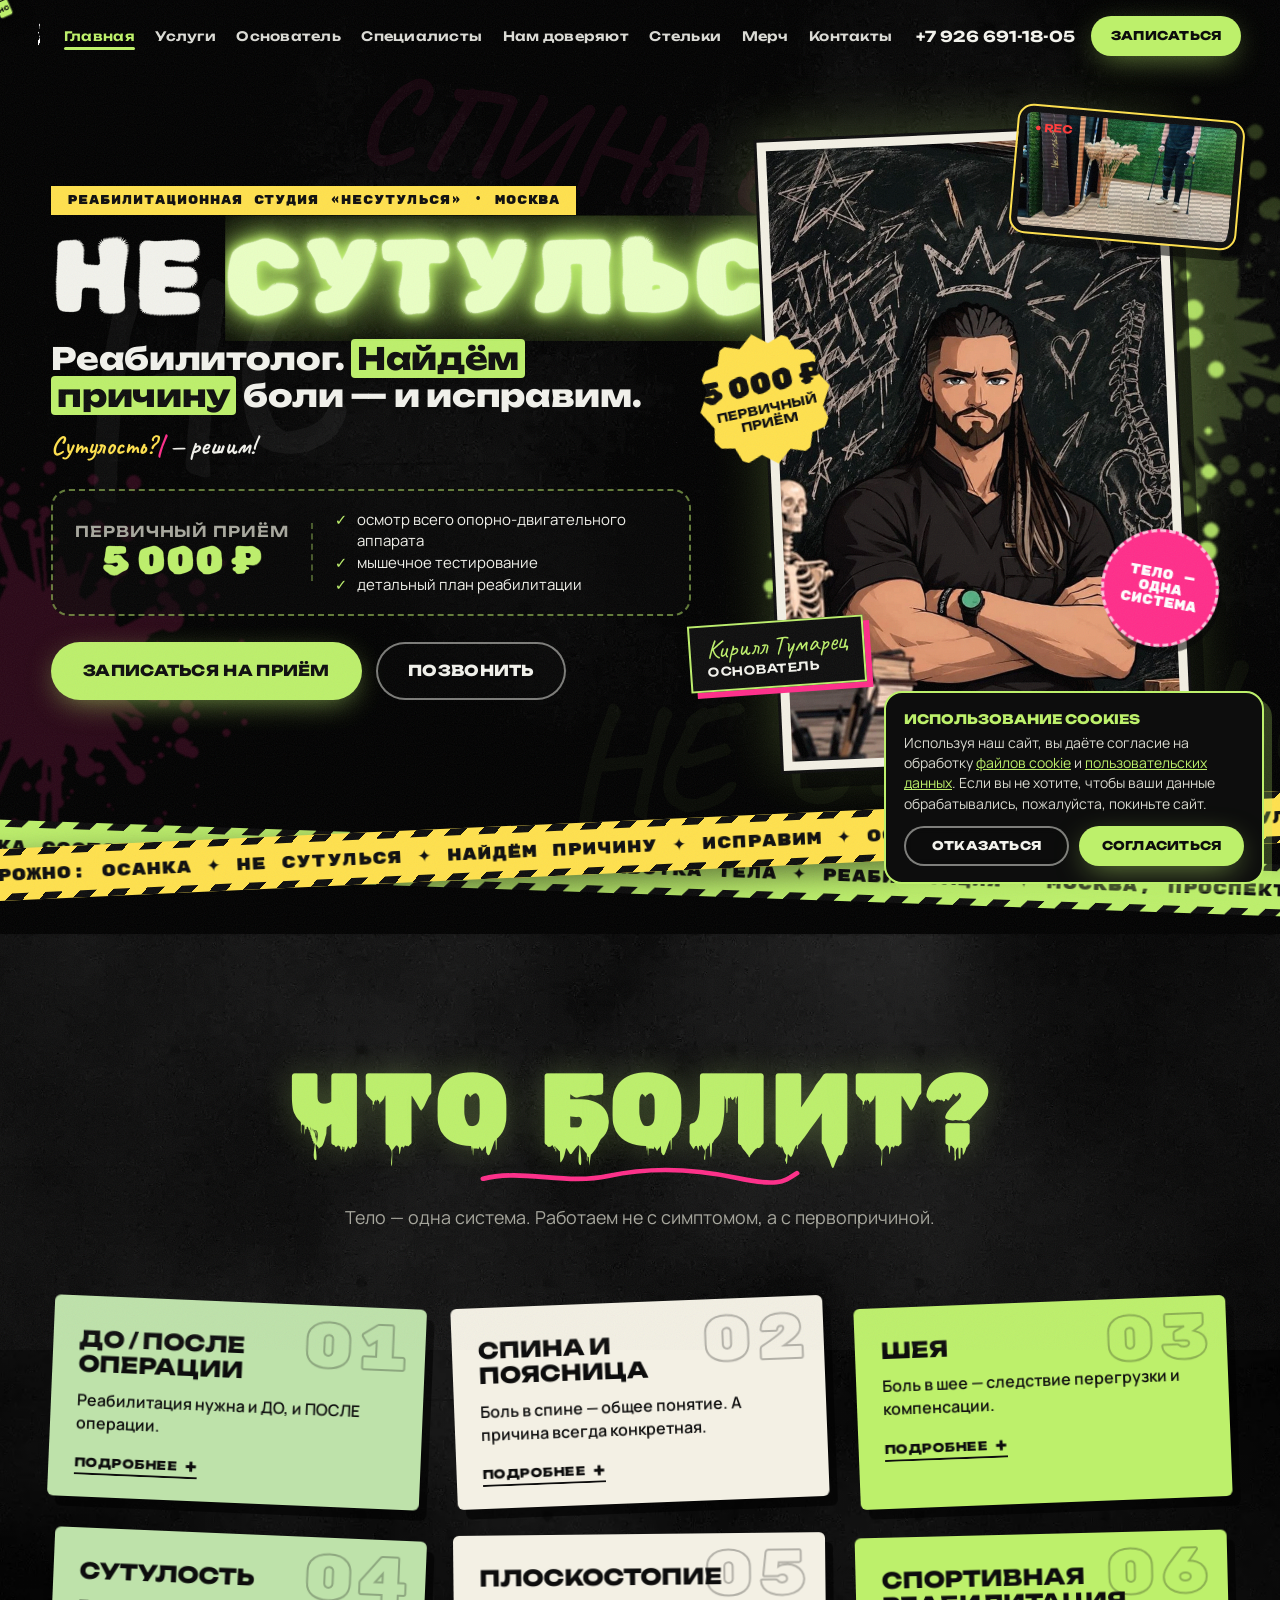
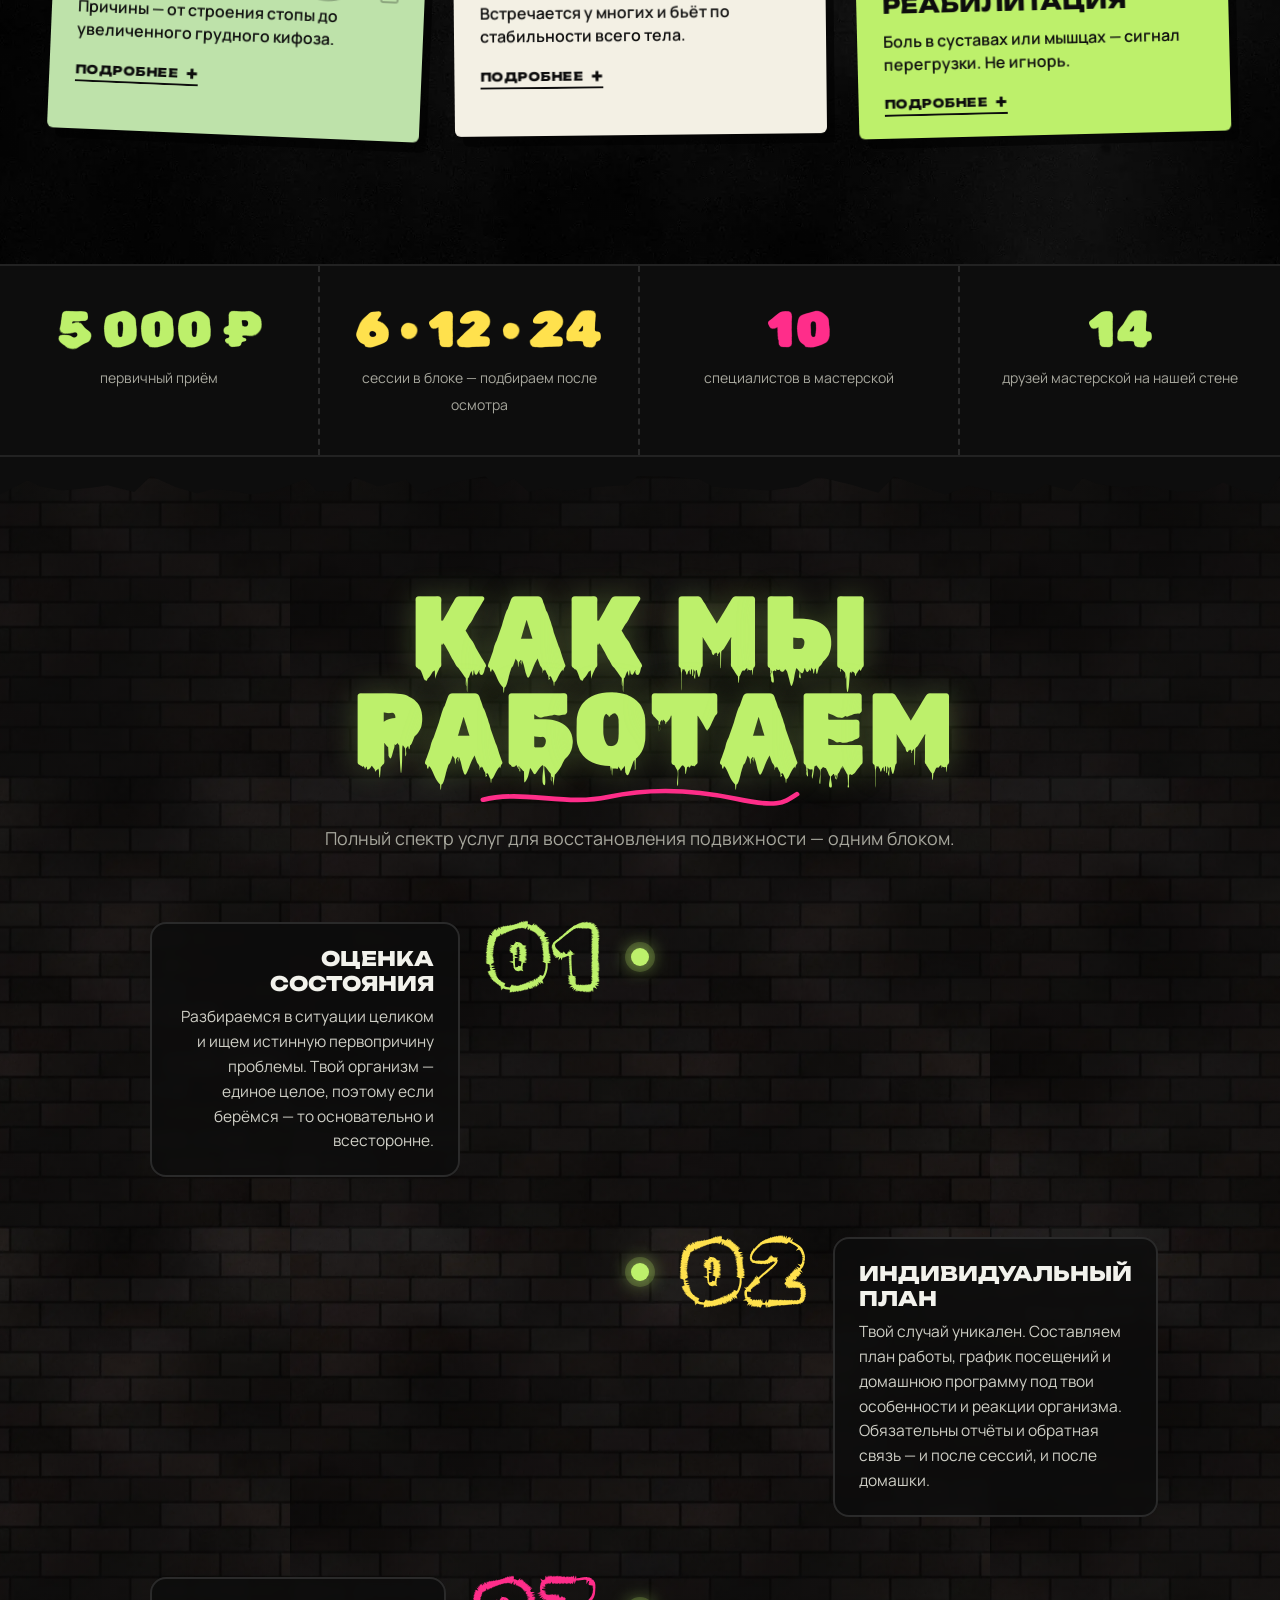
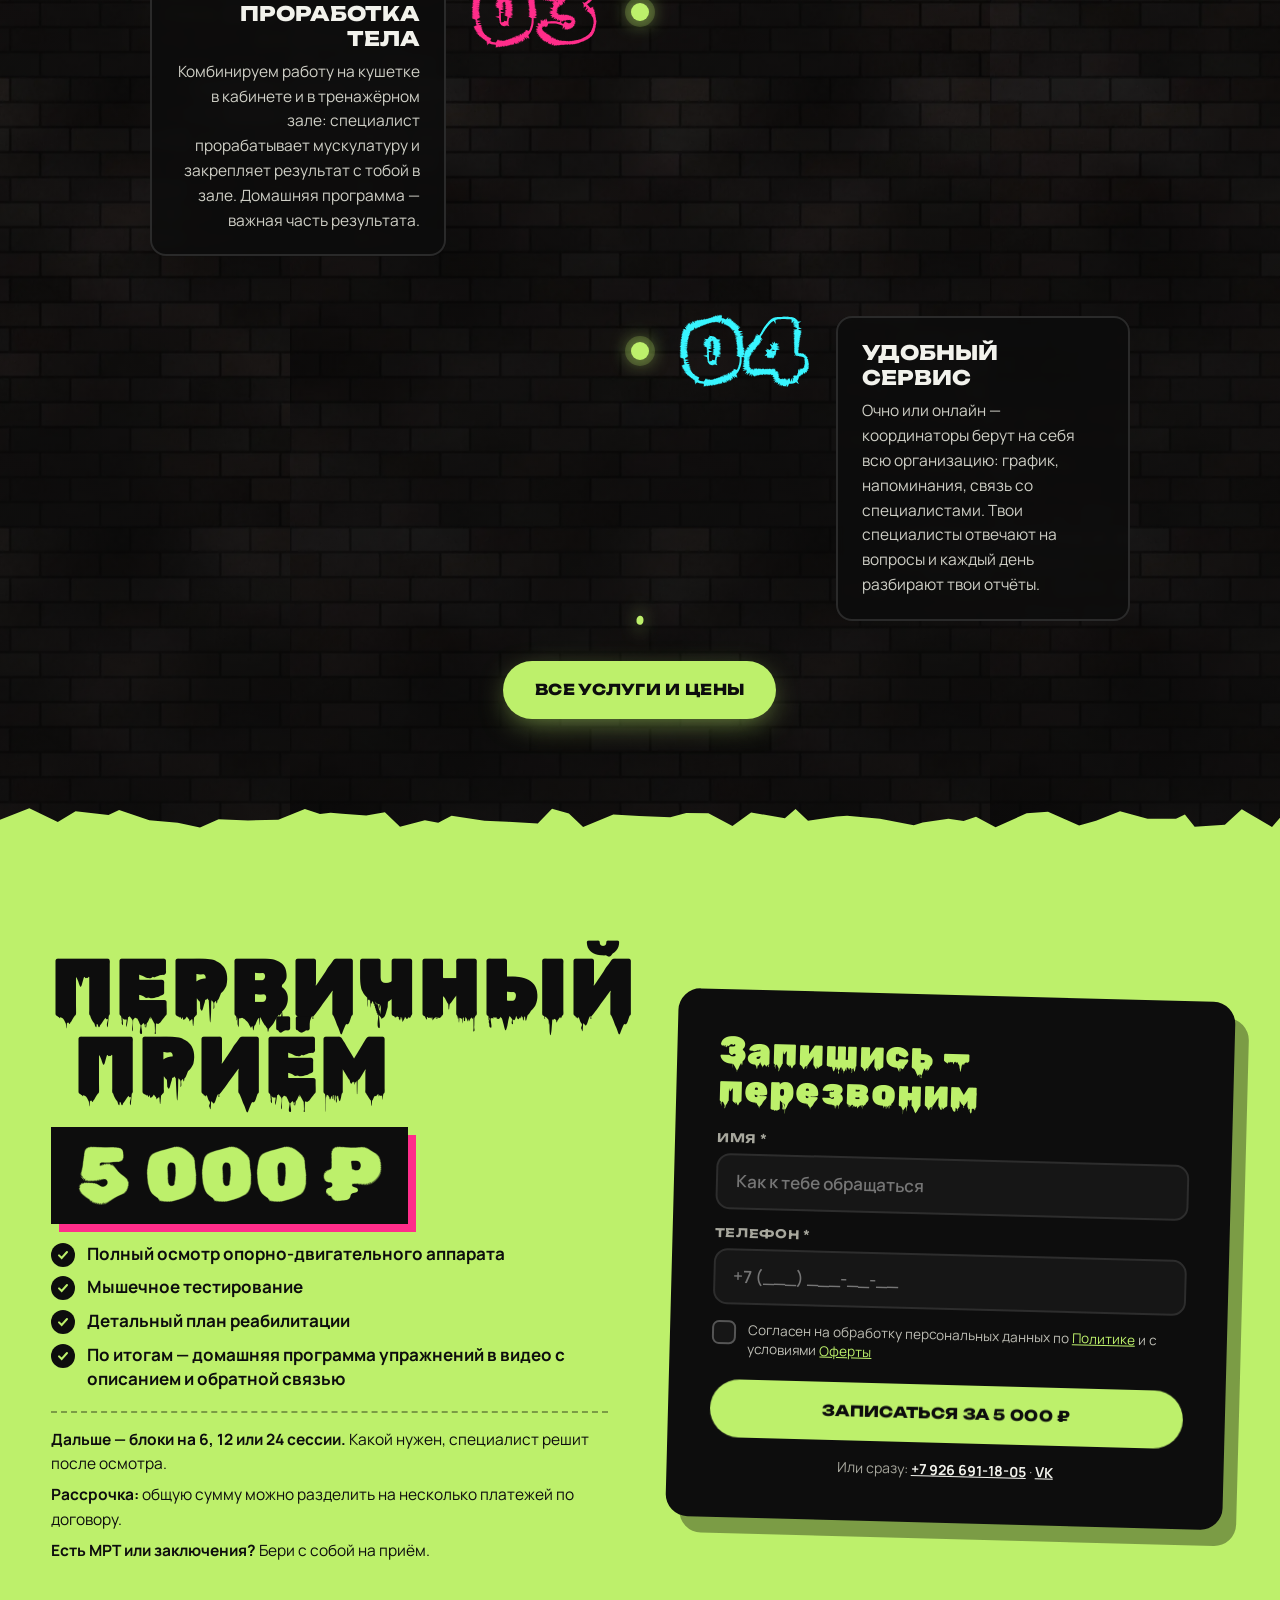
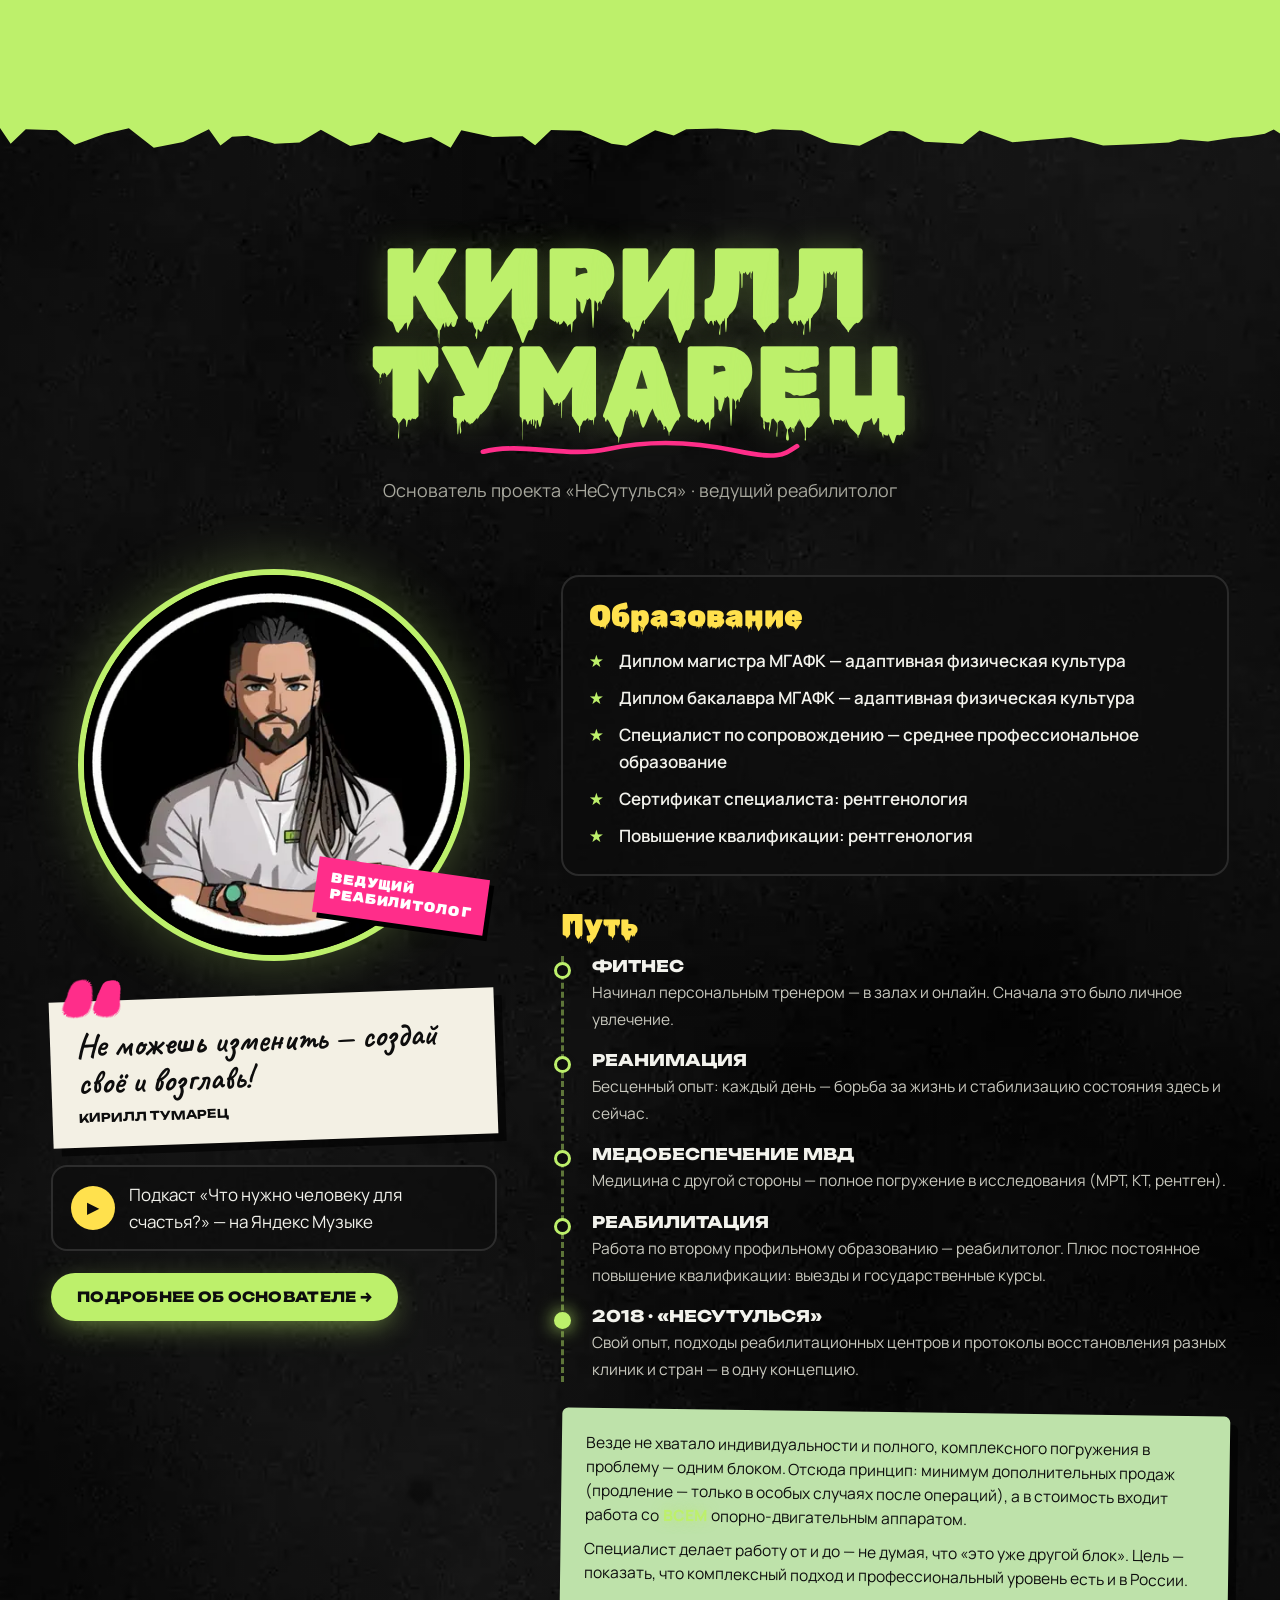
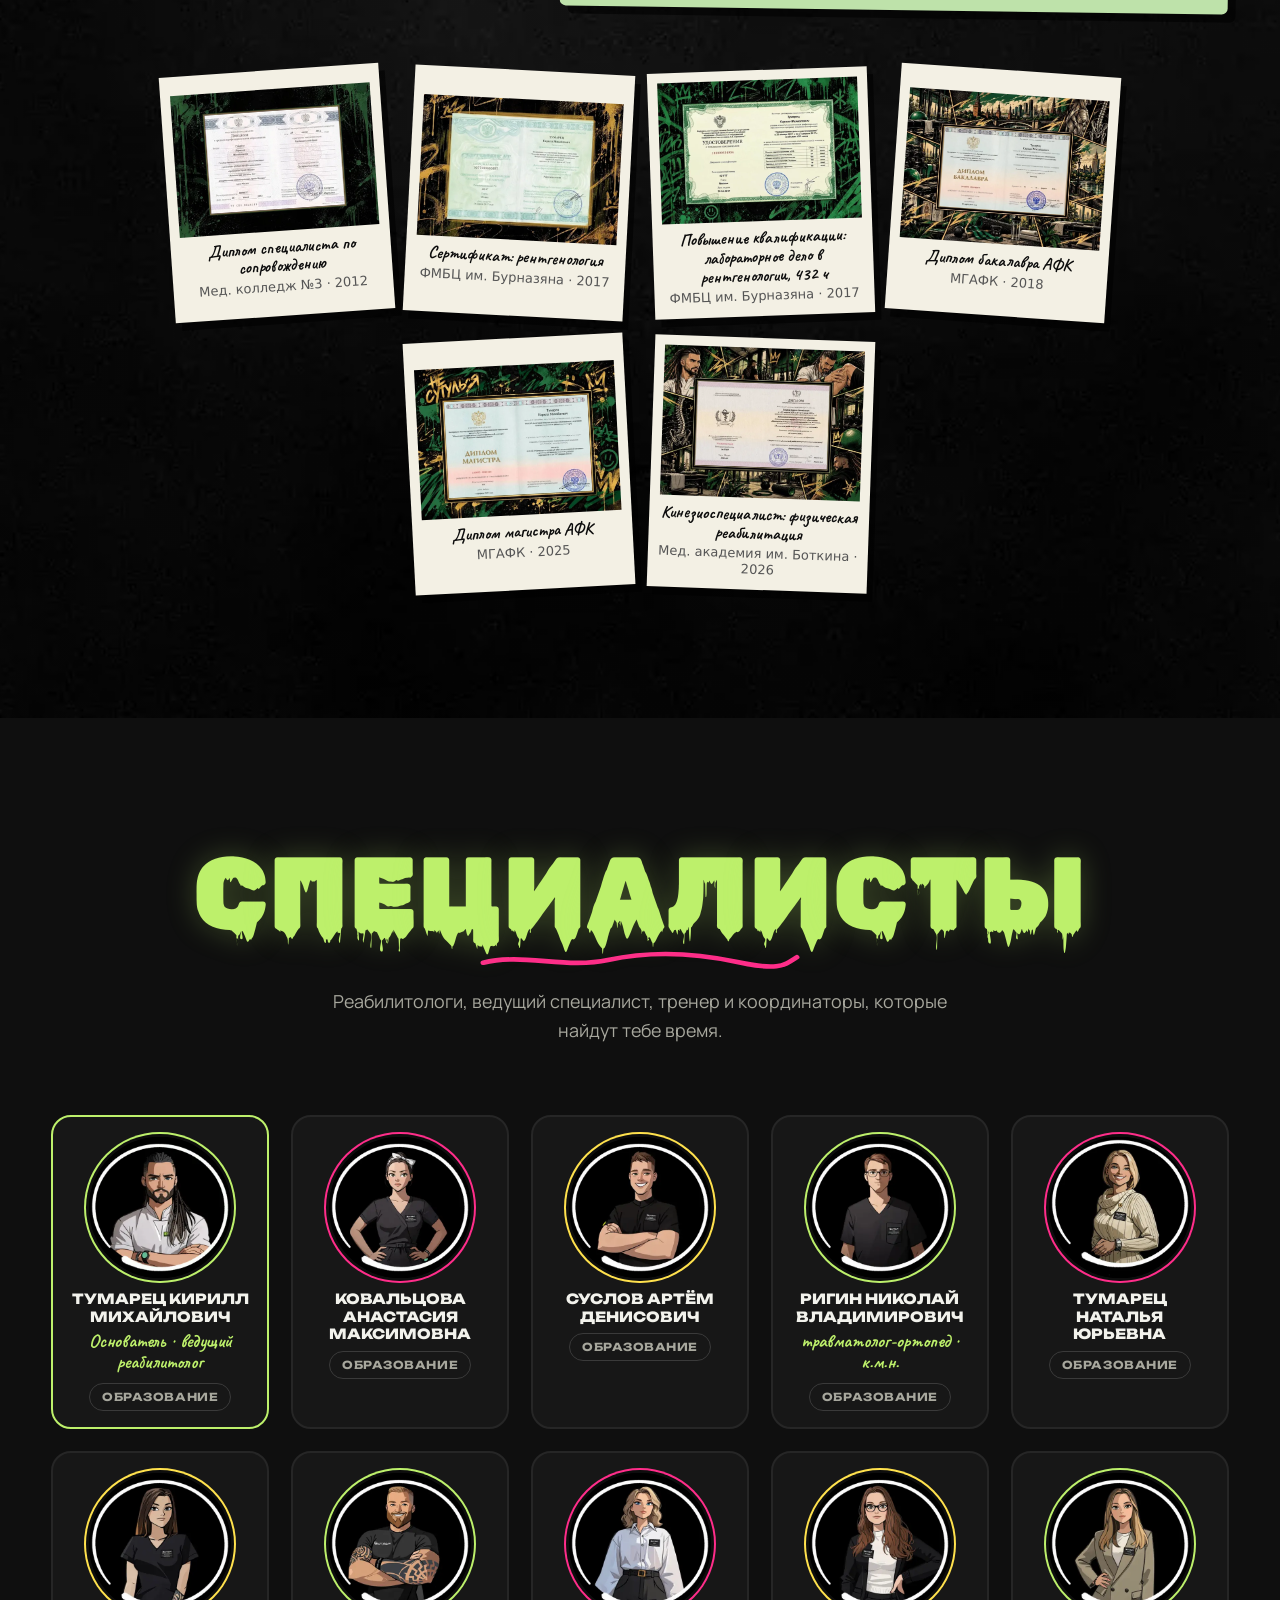
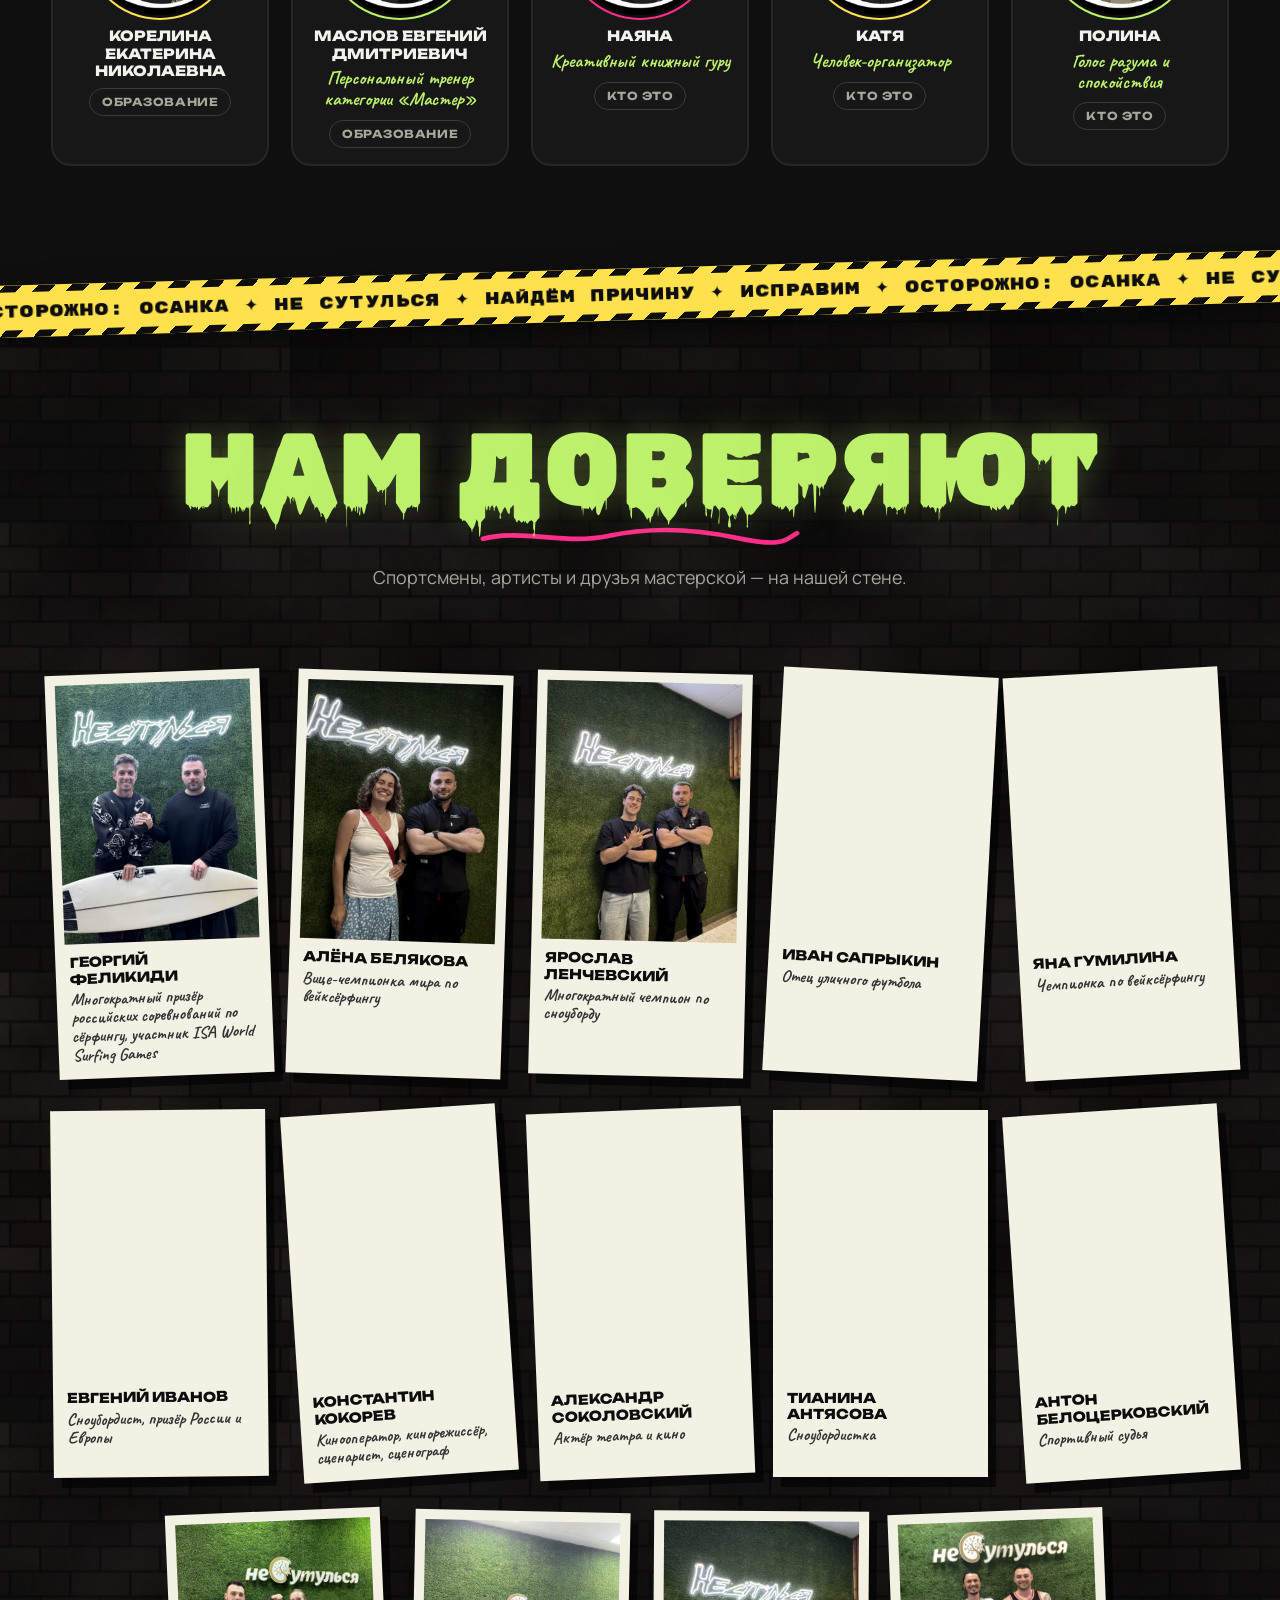
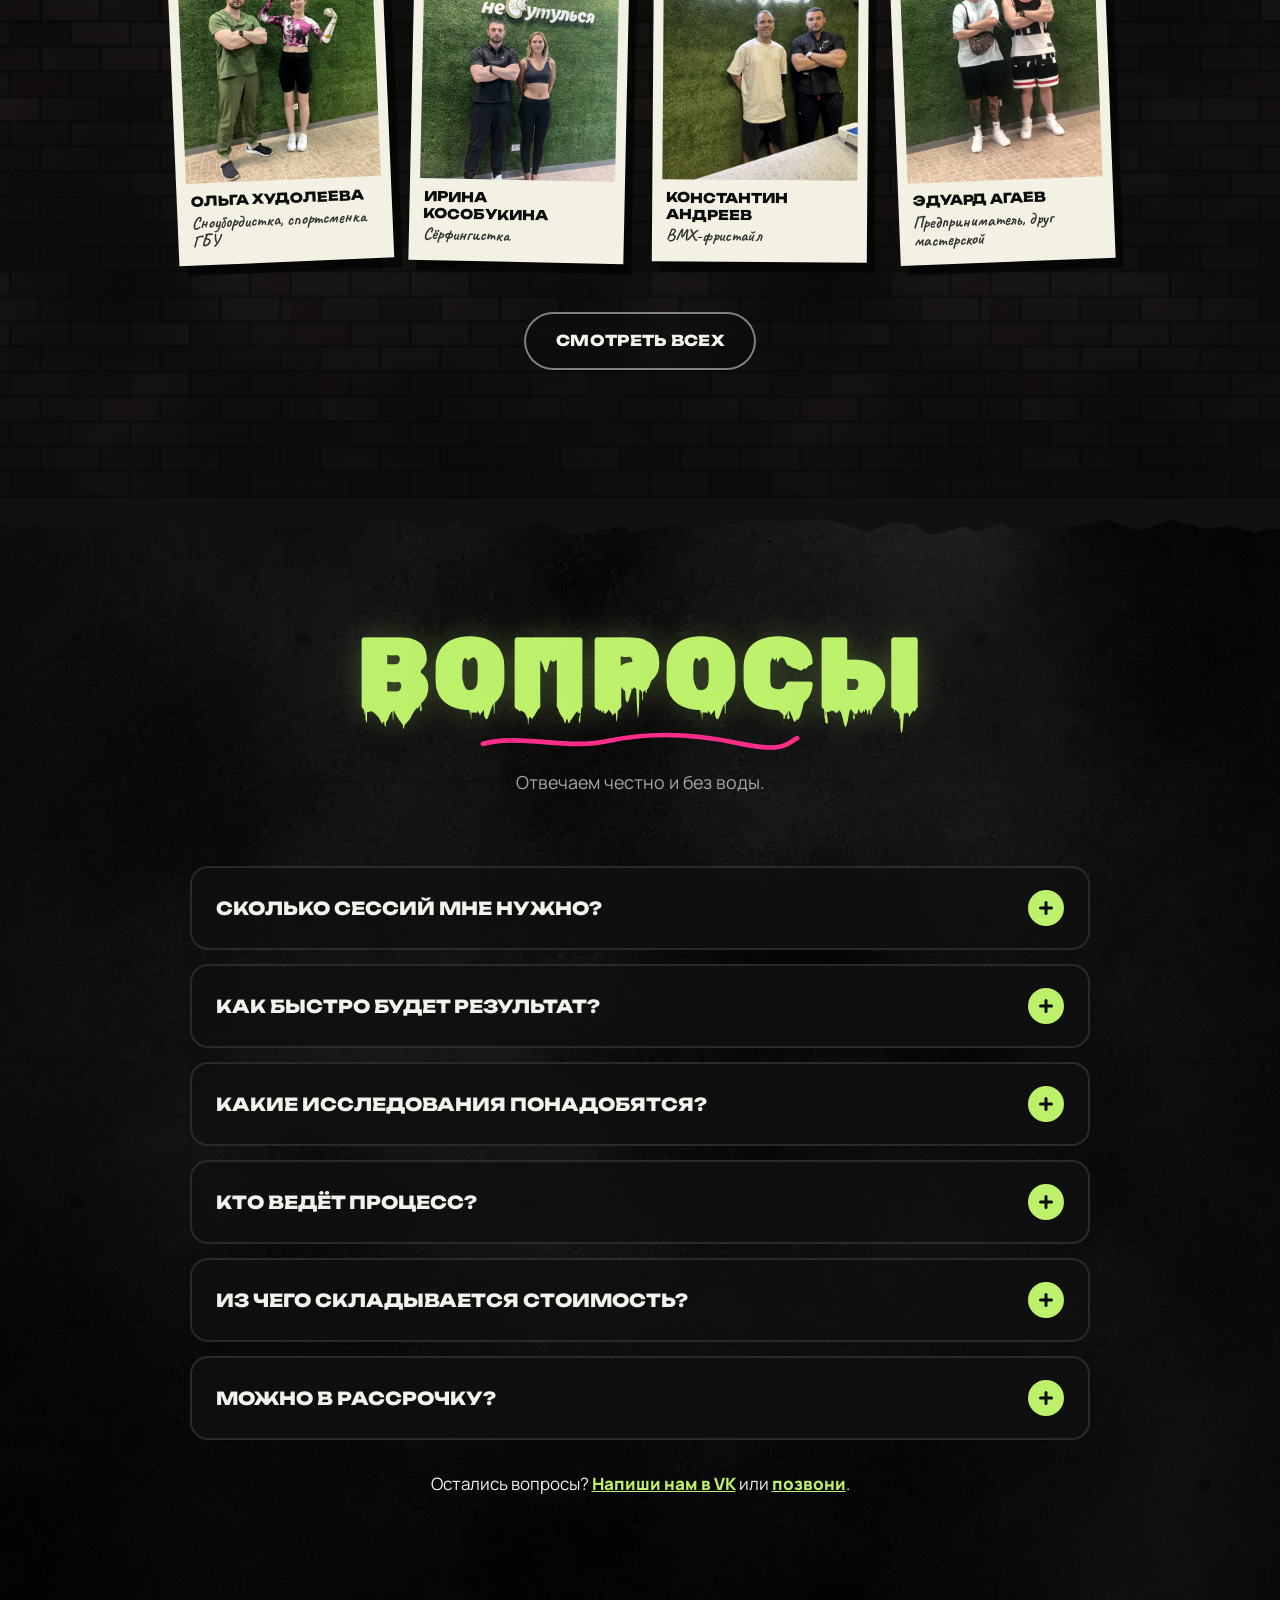
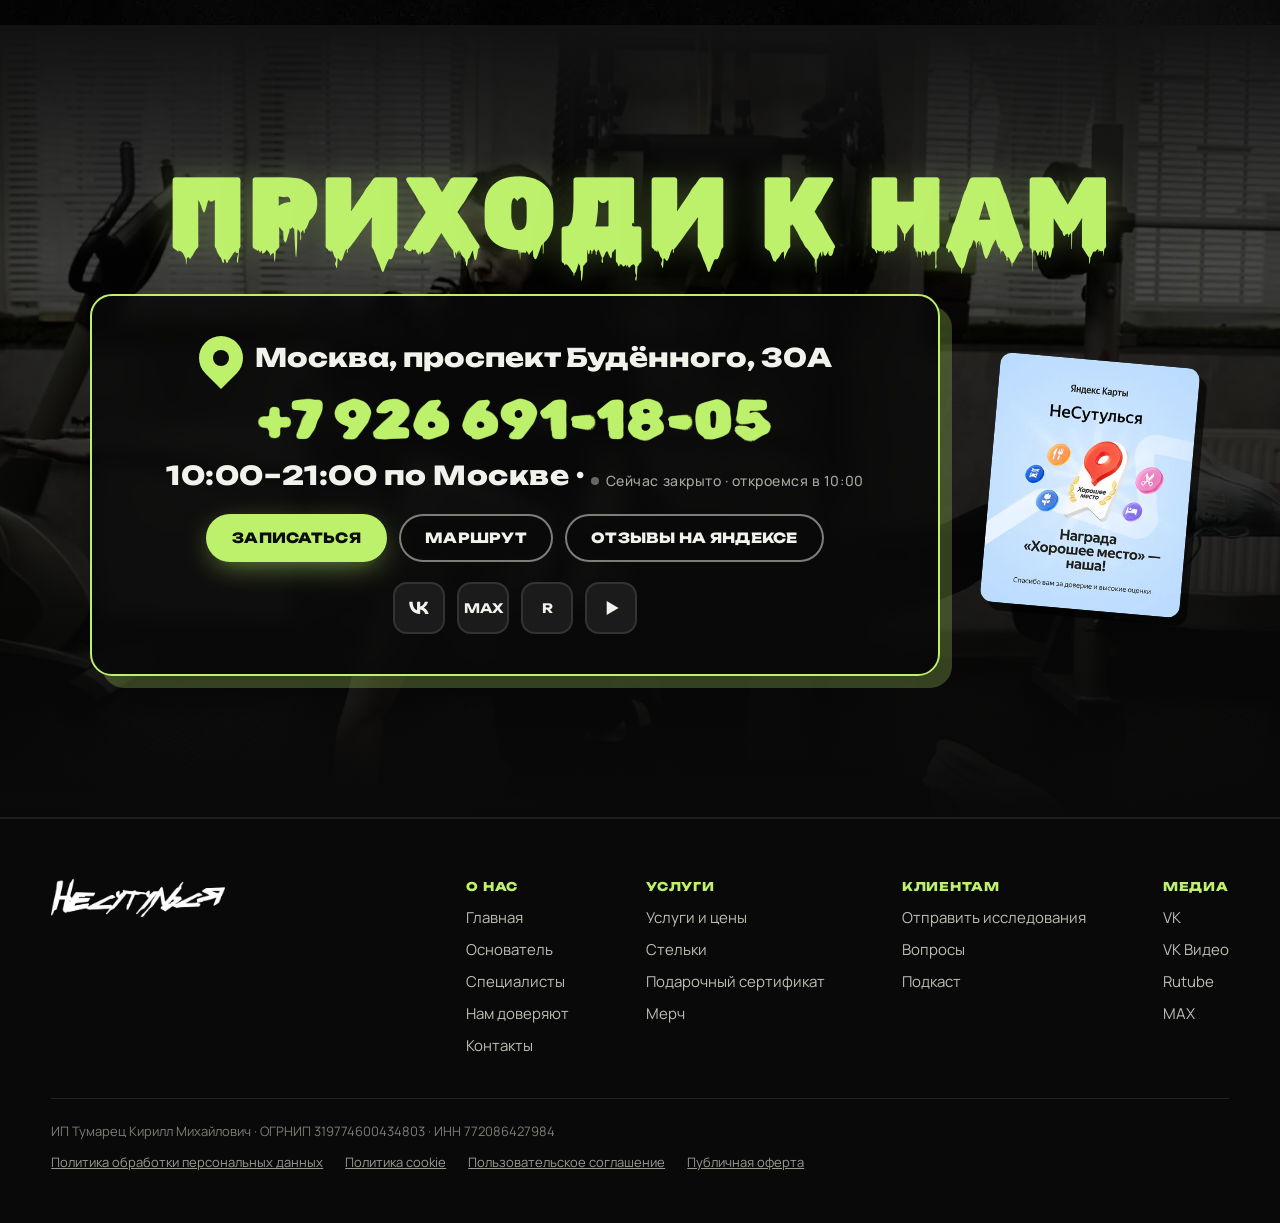
<file: index.html>
<!doctype html>
<html lang="ru">
<head>
<meta charset="utf-8">
<meta name="viewport" content="width=device-width, initial-scale=1, viewport-fit=cover">
<title>«НеСутулься» — реабилитация в Москве: боли в спине и шее, сутулость, после операций</title>
<meta name="description" content="Реабилитационная студия «НеСутулься» Кирилла Тумарца в Москве. Ищем причину боли в спине, шее, сутулости и плоскостопия, реабилитация до и после операций и спортивная. Первичный приём — 5&nbsp;000&nbsp;₽.">
<meta name="theme-color" content="#0d0d0d">
<link rel="canonical" href="https://usupovsdadm-dotcom.github.io/nesutulsya/">
<meta property="og:type" content="website">
<meta property="og:locale" content="ru_RU">
<meta property="og:site_name" content="НеСутулься">
<meta property="og:title" content="«НеСутулься» — найдём причину боли и исправим">
<meta property="og:description" content="Реабилитация в Москве: спина, шея, сутулость, плоскостопие, до/после операций, спорт. Первичный приём — 5&nbsp;000&nbsp;₽.">
<meta property="og:url" content="https://usupovsdadm-dotcom.github.io/nesutulsya/">
<meta property="og:image" content="https://usupovsdadm-dotcom.github.io/nesutulsya/assets/og-image.jpg">
<meta property="og:image:width" content="1200">
<meta property="og:image:height" content="630">
<meta name="twitter:card" content="summary_large_image">
<link rel="icon" href="assets/favicon.ico?v=2" sizes="any">
<link rel="icon" type="image/png" sizes="32x32" href="assets/favicon-32.png?v=2">
<link rel="icon" type="image/png" sizes="192x192" href="assets/icon-192.png?v=2">
<link rel="icon" type="image/png" sizes="512x512" href="assets/icon-512.png?v=2">
<link rel="apple-touch-icon" href="assets/apple-touch-icon.png?v=2">
<link rel="preload" href="assets/fonts/spray.woff2" as="font" type="font/woff2" crossorigin>
<link rel="preload" href="assets/fonts/unbounded.woff2" as="font" type="font/woff2" crossorigin>
<link rel="preload" href="assets/fonts/manrope.woff2" as="font" type="font/woff2" crossorigin>
<link rel="stylesheet" href="css/style.css?v=9">
<script type="application/ld+json">{"@context":"https://schema.org","@type":"MedicalBusiness","name":"НеСутулься","description":"Реабилитационная студия","telephone":"+7 926 691-18-05","address":{"@type":"PostalAddress","streetAddress":"проспект Будённого, 30А","addressLocality":"Москва","addressCountry":"RU"},"sameAs":["https://vk.com/nesutulsyamsk","https://rutube.ru/channel/27963576/"]}</script>
</head>
<body class="is-loading">
<a class="skip" href="#main">К содержимому</a>

<!-- PRELOADER: логотип «рисуется баллончиком» -->
<div class="preloader" id="preloader" aria-hidden="true">
  <canvas class="preloader__fx" id="preFx"></canvas>
  <svg class="preloader__logo" viewBox="0 0 900 197">
    <defs>
      <filter id="rough"><feTurbulence type="fractalNoise" baseFrequency="0.06" numOctaves="2" seed="3"/><feDisplacementMap in="SourceGraphic" scale="26"/></filter>
      <mask id="sprayMask" maskUnits="userSpaceOnUse" x="0" y="0" width="900" height="197">
        <path id="sprayPath" d="M-30 34 H930 V98 H-30 V164 H930" fill="none" stroke="#fff" stroke-width="78" stroke-linecap="round" pathLength="1" filter="url(#rough)"/>
      </mask>
    </defs>
    <image href="assets/img/logo.webp" width="900" height="197" mask="url(#sprayMask)"/>
  </svg>
  <p class="preloader__hint">трясём баллончик…</p>
</div>

<canvas id="sprayCursor" class="spray-canvas" aria-hidden="true"></canvas>
<div class="can-cursor" id="canCursor" aria-hidden="true"><svg viewBox="0 0 40 64"><rect x="9" y="16" width="22" height="44" rx="5" fill="#bdf06b" stroke="#0d0d0d" stroke-width="2"/><rect x="13" y="8" width="14" height="10" rx="2" fill="#f2f2ec" stroke="#0d0d0d" stroke-width="2"/><rect x="17" y="2" width="6" height="7" rx="1" fill="#ff2d8a" stroke="#0d0d0d" stroke-width="2"/><path d="M9 34h22" stroke="#0d0d0d" stroke-width="2"/><text x="20" y="50" font-size="9" text-anchor="middle" font-family="Unbounded,sans-serif" font-weight="800" fill="#0d0d0d">НС</text></svg></div>
<div class="progress" aria-hidden="true"><i id="progressBar"></i></div>

<!-- @hdr -->
<header class="hdr" id="hdr">
  <a class="hdr__logo" href="#top" aria-label="НеСутулься — на главную"><img src="assets/img/logo.webp" alt="НеСутулься" width="900" height="197"></a>
  <nav class="hdr__nav" aria-label="Разделы сайта">
    <a href="./" aria-current="page">Главная</a><a href="shop/">Услуги</a><a href="founder/">Основатель</a><a href="#team">Специалисты</a><a href="friends/">Нам доверяют</a><a href="orto/">Стельки</a><a href="store/">Мерч</a><a href="#contacts">Контакты</a>
  </nav>
  <div class="hdr__right">
    <span class="status" data-status><i></i><span>10:00–21:00 МСК</span></span>
    <a class="hdr__phone" href="tel:+79266911805">+7 926 691-18-05</a>
    <a class="btn btn--sm btn--lime magnetic" href="#zapis">Записаться</a>
    <button class="burger" id="burger" aria-label="Меню" aria-expanded="false" aria-controls="mnav"><span></span><span></span><span></span></button>
  </div>
</header>

<div class="mnav" id="mnav" aria-hidden="true">
  <nav aria-label="Меню">
    <a href="./" aria-current="page">Главная</a><a href="shop/">Услуги</a><a href="founder/">Основатель</a><a href="#team">Специалисты</a><a href="friends/">Нам доверяют</a><a href="orto/">Стельки</a><a href="store/">Мерч</a><a href="#contacts">Контакты</a><a href="#zapis">Запись · 5&nbsp;000&nbsp;₽</a>
  </nav>
  <div class="mnav__foot"><a href="tel:+79266911805">+7 926 691-18-05</a><span data-status class="status"><i></i><span>10:00–21:00 МСК</span></span></div>
</div>
<!-- /@hdr -->

<main id="main">
<!-- HERO -->
<section class="hero" id="top">
  <div class="hero__wall" data-speed="0.25" aria-hidden="true"></div>
  <div class="hero__tags" aria-hidden="true"><span data-speed="0.12">НС</span><span data-speed="-0.08">СПИНА ОК?</span><span data-speed="0.18">НЕ СУТУЛЬСЯ</span></div>
  <div class="splat splat--1" data-speed="-0.15" aria-hidden="true"></div>
  <div class="splat splat--2" data-speed="0.1" aria-hidden="true"></div>
  <div class="hero__inner">
    <div class="hero__copy">
      <p class="label-tape reveal">Реабилитационная студия «НеСутулься» · Москва</p>
      <div class="mega glitch" data-text="НЕ СУТУЛЬСЯ" aria-hidden="true"><span class="mega__ne">НЕ</span><span class="mega__s">СУТУЛЬСЯ</span></div>
      <h1 class="hero__h1 reveal">Реабилитолог. <em>Найдём причину</em> боли&nbsp;— и&nbsp;исправим.</h1>
      <p class="typer reveal" aria-live="polite"><span class="typer__w" id="typer">Боли в спине?</span><span class="typer__c">|</span> <b>— решим!</b></p>
      <div class="offer reveal">
        <div class="offer__price"><small>первичный приём</small><strong>5&nbsp;000&nbsp;₽</strong></div>
        <ul><li>осмотр всего опорно-двигательного аппарата</li><li>мышечное тестирование</li><li>детальный план реабилитации</li></ul>
      </div>
      <div class="hero__cta reveal">
        <a class="btn btn--lime btn--xl magnetic" href="#zapis"><span>Записаться на приём</span></a>
        <a class="btn btn--ghost btn--xl magnetic" href="tel:+79266911805"><span>Позвонить</span></a>
      </div>
    </div>
    <div class="hero__art" data-sticker-zone>
      <div class="hero__blob" aria-hidden="true"></div>
      <figure class="hero__poster" data-speed="-0.06">
        <span class="hero__frame"><img src="assets/img/founder.webp?v=2" alt="Кирилл Тумарец — основатель «НеСутулься», ведущий реабилитолог, иллюстрация" width="1080" height="1666" fetchpriority="high"></span>
        <figcaption><b>Кирилл Тумарец</b>основатель</figcaption>
      </figure>
      <div class="tv" aria-hidden="true">
        <video class="tv__v" muted loop playsinline preload="none" poster="assets/img/tape-poster.webp?v=3" data-src="assets/img/tape.mp4?v=3"></video>
        <span class="tv__rec">● REC</span>
      </div>
      <button class="sticker sticker--price" data-drag type="button" aria-label="Стикер: первичный приём 5 000 рублей"><b>5&nbsp;000&nbsp;₽</b><small>первичный<br>приём</small></button>
      <button class="sticker sticker--round" data-drag type="button" aria-label="Стикер: тело — одна система">ТЕЛО —<br>ОДНА<br>СИСТЕМА</button>
    </div>
  </div>
  <div class="ctape ctape--y" aria-hidden="true"><div class="ctape__track"><span>ОСТОРОЖНО: ОСАНКА ✦ НЕ СУТУЛЬСЯ ✦ НАЙДЁМ ПРИЧИНУ ✦ ИСПРАВИМ ✦ ОСТОРОЖНО: ОСАНКА ✦ НЕ СУТУЛЬСЯ ✦ НАЙДЁМ ПРИЧИНУ ✦ ИСПРАВИМ ✦ ОСТОРОЖНО: ОСАНКА ✦ НЕ СУТУЛЬСЯ ✦ НАЙДЁМ ПРИЧИНУ ✦ ИСПРАВИМ ✦ </span><span>ОСТОРОЖНО: ОСАНКА ✦ НЕ СУТУЛЬСЯ ✦ НАЙДЁМ ПРИЧИНУ ✦ ИСПРАВИМ ✦ ОСТОРОЖНО: ОСАНКА ✦ НЕ СУТУЛЬСЯ ✦ НАЙДЁМ ПРИЧИНУ ✦ ИСПРАВИМ ✦ ОСТОРОЖНО: ОСАНКА ✦ НЕ СУТУЛЬСЯ ✦ НАЙДЁМ ПРИЧИНУ ✦ ИСПРАВИМ ✦ </span></div></div>
  <div class="ctape ctape--g" aria-hidden="true"><div class="ctape__track"><span>ОЦЕНКА СОСТОЯНИЯ ✦ ИНДИВИДУАЛЬНЫЙ ПЛАН ✦ ПРОРАБОТКА ТЕЛА ✦ РЕАБИЛИТАЦИЯ ✦ МОСКВА, ПРОСПЕКТ БУДЁННОГО, 30А ✦ ОЦЕНКА СОСТОЯНИЯ ✦ ИНДИВИДУАЛЬНЫЙ ПЛАН ✦ ПРОРАБОТКА ТЕЛА ✦ РЕАБИЛИТАЦИЯ ✦ МОСКВА, ПРОСПЕКТ БУДЁННОГО, 30А ✦ ОЦЕНКА СОСТОЯНИЯ ✦ ИНДИВИДУАЛЬНЫЙ ПЛАН ✦ ПРОРАБОТКА ТЕЛА ✦ РЕАБИЛИТАЦИЯ ✦ МОСКВА, ПРОСПЕКТ БУДЁННОГО, 30А ✦ </span><span>ОЦЕНКА СОСТОЯНИЯ ✦ ИНДИВИДУАЛЬНЫЙ ПЛАН ✦ ПРОРАБОТКА ТЕЛА ✦ РЕАБИЛИТАЦИЯ ✦ МОСКВА, ПРОСПЕКТ БУДЁННОГО, 30А ✦ ОЦЕНКА СОСТОЯНИЯ ✦ ИНДИВИДУАЛЬНЫЙ ПЛАН ✦ ПРОРАБОТКА ТЕЛА ✦ РЕАБИЛИТАЦИЯ ✦ МОСКВА, ПРОСПЕКТ БУДЁННОГО, 30А ✦ ОЦЕНКА СОСТОЯНИЯ ✦ ИНДИВИДУАЛЬНЫЙ ПЛАН ✦ ПРОРАБОТКА ТЕЛА ✦ РЕАБИЛИТАЦИЯ ✦ МОСКВА, ПРОСПЕКТ БУДЁННОГО, 30А ✦ </span></div></div>
</section>

<!-- PROBLEMS -->
<section class="sec sec--concrete" id="problems">
  <div class="sec-head "><h2 class="spray-title" data-text="ЧТО БОЛИТ?">ЧТО БОЛИТ?</h2><svg class="scrib" viewBox="0 0 300 24" preserveAspectRatio="none" aria-hidden="true"><path d="M3 15 C 40 4, 80 22, 120 12 S 200 4, 240 14 S 285 18, 297 9" pathLength="1"/></svg><p class="sec-sub reveal">Тело — одна система. Работаем не с симптомом, а с первопричиной.</p></div>
  <div class="pgrid"><article class="pcard tilt reveal" style="--r:2.4deg;--d:0ms">
  <div class="pcard__num">01</div>
  <h3 class="pcard__t">До / после операции</h3>
  <p class="pcard__lead">Реабилитация нужна и ДО, и ПОСЛЕ операции.</p>
  <details class="pcard__more"><summary>Подробнее</summary><p>Грамотная реабилитация ускоряет заживление, возвращает функцию прооперированной зоне и тебя — к полноценной жизни. Это индивидуальный процесс: нужны твоё активное участие и выполнение рекомендаций специалистов.</p></details>
</article><article class="pcard tilt reveal" style="--r:-2.2deg;--d:70ms">
  <div class="pcard__num">02</div>
  <h3 class="pcard__t">Спина и поясница</h3>
  <p class="pcard__lead">Боль в спине — общее понятие. А причина всегда конкретная.</p>
  <details class="pcard__more"><summary>Подробнее</summary><p>Все части тела связаны. Компенсаторные механизмы со временем перегружают самые слабые мышцы, на них растёт давление — а это может привести к протрузии или грыже.</p></details>
</article><article class="pcard tilt reveal" style="--r:-2.2deg;--d:140ms">
  <div class="pcard__num">03</div>
  <h3 class="pcard__t">Шея</h3>
  <p class="pcard__lead">Боль в шее — следствие перегрузки и компенсации.</p>
  <details class="pcard__more"><summary>Подробнее</summary><p>Она связана с увеличением грудного кифоза: тело пытается стабилизироваться, мышцы шеи сокращаются и перенапрягаются, позвоночный столб сжимается — отсюда и симптомы.</p></details>
</article><article class="pcard tilt reveal" style="--r:2.4deg;--d:210ms">
  <div class="pcard__num">04</div>
  <h3 class="pcard__t">Сутулость</h3>
  <p class="pcard__lead">Причины — от строения стопы до увеличенного грудного кифоза.</p>
  <details class="pcard__more"><summary>Подробнее</summary><p>Влияет и статичное положение плечевого пояса. Тело стремится к стабильности: мышцы шеи напрягаются и укорачиваются, давление на шейный отдел растёт — и сутулость закрепляется.</p></details>
</article><article class="pcard tilt reveal" style="--r:-0.6deg;--d:280ms">
  <div class="pcard__num">05</div>
  <h3 class="pcard__t">Плоскостопие</h3>
  <p class="pcard__lead">Встречается у многих и бьёт по стабильности всего тела.</p>
  <details class="pcard__more"><summary>Подробнее</summary><p>Со временем деформация увеличивает нагрузку на суставы. Опорно-двигательная система работает как единая цепь, поэтому только комплексный подход замедлит плоскостопие и убережёт от последующих нарушений.</p></details>
</article><article class="pcard tilt reveal" style="--r:-1.4deg;--d:350ms">
  <div class="pcard__num">06</div>
  <h3 class="pcard__t">Спортивная реабилитация</h3>
  <p class="pcard__lead">Боль в суставах или мышцах — сигнал перегрузки. Не игнорь.</p>
  <details class="pcard__more"><summary>Подробнее</summary><p>Убираем компенсации, снимаем спазмированные участки и снижаем компрессию на суставы. После этого безопасно возвращаем к тренировкам — и параллельно прокачиваем зоны, которые мешают телу работать в полную силу.</p></details>
</article></div>
</section>

<!-- STATS -->
<section class="stats" aria-label="Цифры с сайта">
  <div class="stat reveal"><b><span data-count="5000" data-format="space">5 000</span> ₽</b><span>первичный приём</span></div>
  <div class="stat reveal"><b>6 · 12 · 24</b><span>сессии в блоке — подбираем после осмотра</span></div>
  <div class="stat reveal"><b data-count="10">10</b><span>специалистов в мастерской</span></div>
  <div class="stat reveal"><b data-count="14">14</b><span>друзей мастерской на нашей стене</span></div>
</section>

<!-- APPROACH -->
<section class="sec sec--brick" id="approach">
  <svg class="tear " viewBox="0 0 1440 60" preserveAspectRatio="none" aria-hidden="true" style="transform:scaleY(-1)"><path d="M0 60 L0 9.8 L31 27.9 L45 20.4 L70 14.9 L105 19.0 L121 22.0 L151 13.2 L170 33.9 L198 19.4 L222 11.1 L239 16.8 L265 14.0 L281 9.8 L309 14.0 L344 30.4 L356 14.2 L385 13.6 L399 32.3 L425 20.3 L457 29.0 L472 10.5 L494 19.0 L517 27.0 L546 33.6 L559 18.5 L578 30.4 L595 12.9 L618 19.0 L636 14.5 L672 19.5 L706 22.3 L717 34.0 L751 33.2 L786 30.1 L801 20.6 L817 18.4 L829 17.9 L866 14.9 L898 19.8 L920 32.9 L958 22.4 L988 12.0 L1006 33.2 L1033 22.1 L1064 9.5 L1090 21.1 L1124 12.1 L1161 10.1 L1176 23.5 L1205 14.1 L1218 31.1 L1235 23.5 L1262 18.9 L1289 21.6 L1325 13.3 L1355 14.2 L1376 25.5 L1394 16.2 L1426 9.9 L1440 34.0 L1440 60 Z" fill="#0d0d0d"/></svg>
  <div class="sec-head "><h2 class="spray-title" data-text="КАК МЫ РАБОТАЕМ">КАК МЫ РАБОТАЕМ</h2><svg class="scrib" viewBox="0 0 300 24" preserveAspectRatio="none" aria-hidden="true"><path d="M3 15 C 40 4, 80 22, 120 12 S 200 4, 240 14 S 285 18, 297 9" pathLength="1"/></svg><p class="sec-sub reveal">Полный спектр услуг для восстановления подвижности — одним блоком.</p></div>
  <div class="steps-wrap">
    <svg class="spray-line" viewBox="0 0 40 1000" preserveAspectRatio="none" aria-hidden="true"><path id="sprayLine" d="M20 0 C 5 120, 35 240, 20 360 S 5 600, 20 720 S 35 900, 20 1000" pathLength="1"/></svg>
    <ol class="steps"><li class="step reveal" style="--d:0ms"><div class="step__num" aria-hidden="true">01</div><div class="step__body"><h3>Оценка состояния</h3><p>Разбираемся в ситуации целиком и ищем истинную первопричину проблемы. Твой организм — единое целое, поэтому если берёмся — то основательно и всесторонне.</p></div></li><li class="step reveal" style="--d:80ms"><div class="step__num" aria-hidden="true">02</div><div class="step__body"><h3>Индивидуальный план</h3><p>Твой случай уникален. Составляем план работы, график посещений и домашнюю программу под твои особенности и реакции организма. Обязательны отчёты и обратная связь — и после сессий, и после домашки.</p></div></li><li class="step reveal" style="--d:160ms"><div class="step__num" aria-hidden="true">03</div><div class="step__body"><h3>Проработка тела</h3><p>Комбинируем работу на кушетке в кабинете и в тренажёрном зале: специалист прорабатывает мускулатуру и закрепляет результат с тобой в зале. Домашняя программа — важная часть результата.</p></div></li><li class="step reveal" style="--d:240ms"><div class="step__num" aria-hidden="true">04</div><div class="step__body"><h3>Удобный сервис</h3><p>Очно или онлайн — координаторы берут на себя всю организацию: график, напоминания, связь со специалистами. Твои специалисты отвечают на вопросы и каждый день разбирают твои отчёты.</p></div></li></ol>
  </div>
  <div class="more-link"><a class="btn btn--lime btn--xl magnetic" href="shop/"><span>Все услуги и цены</span></a></div>
  <svg class="tear tear--b" viewBox="0 0 1440 60" preserveAspectRatio="none" aria-hidden="true"><path d="M0 60 L0 23.3 L33 8.2 L65 26.2 L85 12.0 L122 16.8 L134 10.5 L168 23.7 L200 27.0 L225 33.3 L246 22.4 L279 24.1 L313 23.0 L343 9.2 L360 15.5 L372 14.1 L385 15.2 L412 17.5 L433 13.4 L450 32.4 L478 23.8 L493 27.0 L508 17.9 L545 24.6 L571 25.8 L605 28.2 L621 8.8 L640 15.0 L656 32.5 L690 16.2 L719 18.3 L754 19.9 L772 14.4 L797 14.8 L824 31.3 L845 13.7 L883 21.2 L895 9.2 L909 24.3 L941 19.0 L953 17.9 L990 21.8 L1028 30.4 L1038 26.7 L1067 22.0 L1084 24.7 L1098 19.3 L1120 32.8 L1155 14.8 L1179 12.6 L1214 30.6 L1233 24.6 L1260 12.0 L1291 22.0 L1323 21.8 L1333 16.4 L1344 32.2 L1378 29.6 L1397 9.5 L1431 32.6 L1440 20.6 L1440 60 Z" fill="#bdf06b"/></svg>
</section>

<!-- ZAPIS (lime paint) -->
<section class="zapis" id="zapis">
  <div class="zapis__paint" aria-hidden="true"></div>
  <div class="zapis__inner">
    <div class="zapis__info">
      <h2 class="spray-title spray-title--dark" data-text="ПЕРВИЧНЫЙ ПРИЁМ">ПЕРВИЧНЫЙ ПРИЁМ</h2>
      <div class="pricetag reveal"><span>5&nbsp;000&nbsp;₽</span></div>
      <ul class="checks reveal">
        <li>Полный осмотр опорно-двигательного аппарата</li>
        <li>Мышечное тестирование</li>
        <li>Детальный план реабилитации</li>
        <li>По итогам — домашняя программа упражнений в видео с описанием и обратной связью</li>
      </ul>
      <div class="zapis__notes reveal">
        <p><b>Дальше — блоки на 6, 12 или 24 сессии.</b> Какой нужен, специалист решит после осмотра.</p>
        <p><b>Рассрочка:</b> общую сумму можно разделить на несколько платежей по договору.</p>
        <p><b>Есть МРТ или заключения?</b> Бери с собой на приём.</p>
      </div>
    </div>
    <form class="form lead reveal" id="leadForm" novalidate>
      <h3 class="form__t">Запишись&nbsp;— перезвоним</h3>
      <label class="field"><span>Имя *</span><input name="name" type="text" autocomplete="name" required maxlength="60" placeholder="Как к тебе обращаться"></label>
      <label class="field"><span>Телефон *</span><input name="phone" type="tel" autocomplete="tel" inputmode="tel" required placeholder="+7 (___) ___-__-__"></label>
      <label class="agree"><input type="checkbox" name="agree" required><span>Согласен на обработку персональных данных по <a href="privacy/">Политике</a> и с условиями <a href="oferta/">Оферты</a></span></label>
      <input type="text" name="website" class="hp" tabindex="-1" autocomplete="off" aria-hidden="true">
      <button class="btn btn--black btn--xl btn--block magnetic" type="submit"><span>Записаться за 5&nbsp;000&nbsp;₽</span></button>
      <p class="form__err" role="alert" hidden></p>
      <p class="form__alt">Или сразу: <a href="tel:+79266911805">+7 926 691-18-05</a> · <a href="https://vk.com/nesutulsyamsk" target="_blank" rel="noopener">VK</a></p>
      <div class="form__ok" hidden>
        <div class="form__okmark" aria-hidden="true">✓</div>
        <h3>Заявка у нас!</h3>
        <p>Перезвоним в рабочее время — 10:00–21:00 по Москве. Не хочешь ждать — набери сам:</p>
        <a class="btn btn--black btn--block" href="tel:+79266911805">+7 926 691-18-05</a>
      </div>
    </form>
  </div>
</section>

<!-- FOUNDER -->
<section class="sec sec--concrete founder" id="founder">
  <svg class="tear " viewBox="0 0 1440 60" preserveAspectRatio="none" aria-hidden="true" style="transform:scaleY(-1)"><path d="M0 60 L0 33.9 L12 13.5 L29 32.3 L64 30.9 L84 12.1 L118 26.3 L145 33.7 L173 8.2 L206 15.8 L235 32.4 L248 11.0 L261 22.4 L279 23.7 L309 13.3 L337 14.9 L361 31.5 L394 10.4 L416 15.2 L426 28.0 L454 14.8 L485 22.3 L507 8.3 L519 31.0 L554 22.2 L588 23.1 L602 11.3 L620 31.4 L653 30.4 L688 13.5 L705 10.7 L737 31.0 L758 24.1 L772 32.2 L807 33.4 L839 30.9 L850 27.2 L869 32.2 L902 30.5 L934 14.9 L967 10.8 L1001 30.3 L1017 29.2 L1040 15.9 L1072 13.9 L1083 13.0 L1102 30.5 L1139 15.3 L1167 18.4 L1205 21.9 L1241 11.0 L1278 12.6 L1315 14.9 L1328 19.3 L1359 16.2 L1386 21.3 L1406 23.0 L1423 26.4 L1433 32.1 L1440 26.7 L1440 60 Z" fill="#bdf06b"/></svg>
  <div class="sec-head "><h2 class="spray-title glitch" data-text="КИРИЛЛ ТУМАРЕЦ">КИРИЛЛ ТУМАРЕЦ</h2><svg class="scrib" viewBox="0 0 300 24" preserveAspectRatio="none" aria-hidden="true"><path d="M3 15 C 40 4, 80 22, 120 12 S 200 4, 240 14 S 285 18, 297 9" pathLength="1"/></svg><p class="sec-sub reveal">Основатель проекта «НеСутулься» · ведущий реабилитолог</p></div>
  <div class="founder__grid">
    <div class="founder__left">
      <div class="founder__ava tilt reveal"><img src="assets/img/team/tumarec.webp" alt="Кирилл Тумарец, иллюстрация" width="420" height="420" loading="lazy" decoding="async"><span class="founder__badge">ведущий<br>реабилитолог</span></div>
      <blockquote class="quote reveal"><p>Не можешь изменить — создай своё и&nbsp;возглавь!</p><cite>Кирилл Тумарец</cite></blockquote>
      <a class="podcast reveal" href="https://music.yandex.ru/album/21096211/track/100491307" target="_blank" rel="noopener"><span class="podcast__ic" aria-hidden="true">▶</span><span>Подкаст «Что нужно человеку для счастья?» — на Яндекс Музыке</span></a>
      <a class="btn btn--lime magnetic reveal" href="founder/" style="margin-top:22px"><span>Подробнее об основателе →</span></a>
    </div>
    <div class="founder__right">
      <div class="qual reveal">
        <h3 class="h3-tag">Образование</h3>
        <ul class="qual__list">
          <li>Диплом магистра МГАФК — адаптивная физическая культура</li>
          <li>Диплом бакалавра МГАФК — адаптивная физическая культура</li>
          <li>Специалист по сопровождению — среднее профессиональное образование</li>
          <li>Сертификат специалиста: рентгенология</li>
          <li>Повышение квалификации: рентгенология</li>
        </ul>
      </div>
      <h3 class="h3-tag reveal">Путь</h3>
      <ol class="path"><li class="reveal" style="--d:0ms"><b>Фитнес</b><span>Начинал персональным тренером — в залах и онлайн. Сначала это было личное увлечение.</span></li><li class="reveal" style="--d:90ms"><b>Реанимация</b><span>Бесценный опыт: каждый день — борьба за жизнь и стабилизацию состояния здесь и сейчас.</span></li><li class="reveal" style="--d:180ms"><b>Медобеспечение МВД</b><span>Медицина с другой стороны — полное погружение в исследования (МРТ, КТ, рентген).</span></li><li class="reveal" style="--d:270ms"><b>Реабилитация</b><span>Работа по второму профильному образованию — реабилитолог. Плюс постоянное повышение квалификации: выезды и государственные курсы.</span></li><li class="reveal" style="--d:360ms"><b>2018 · «НеСутулься»</b><span>Свой опыт, подходы реабилитационных центров и протоколы восстановления разных клиник и стран — в одну концепцию.</span></li></ol>
      <div class="manifest reveal">
        <p>Везде не хватало индивидуальности и полного, комплексного погружения в проблему — одним блоком. Отсюда принцип: минимум дополнительных продаж (продление — только в особых случаях после операций), а в стоимость входит работа со <b class="accent-all">всем</b> опорно-двигательным аппаратом.</p>
        <p>Специалист делает работу от и до — не думая, что «это уже другой блок». Цель — показать, что комплексный подход и профессиональный уровень есть и в России.</p>
      </div>
    </div>
  </div>
  <div class="docs docs--big" aria-label="Документы об образовании"><button class="polaroid" style="--r:-4deg" data-full="assets/img/docs/doc1.webp" aria-label="Открыть: Диплом специалиста по сопровождению, Мед. колледж №3 · 2012"><img src="assets/img/docs/doc1-t.webp" alt="Диплом специалиста по сопровождению, Мед. колледж №3 · 2012" width="620" height="438" loading="lazy" decoding="async"><span>Диплом специалиста по сопровождению<br><small>Мед. колледж №3 · 2012</small></span></button><button class="polaroid" style="--r:3deg" data-full="assets/img/docs/doc2.webp" aria-label="Открыть: Сертификат: рентгенология, ФМБЦ им. Бурназяна · 2017"><img src="assets/img/docs/doc2-t.webp" alt="Сертификат: рентгенология, ФМБЦ им. Бурназяна · 2017" width="620" height="438" loading="lazy" decoding="async"><span>Сертификат: рентгенология<br><small>ФМБЦ им. Бурназяна · 2017</small></span></button><button class="polaroid" style="--r:-2deg" data-full="assets/img/docs/doc3.webp" aria-label="Открыть: Повышение квалификации: лабораторное дело в рентгенологии, 432 ч, ФМБЦ им. Бурназяна · 2017"><img src="assets/img/docs/doc3-t.webp" alt="Повышение квалификации: лабораторное дело в рентгенологии, 432 ч, ФМБЦ им. Бурназяна · 2017" width="620" height="438" loading="lazy" decoding="async"><span>Повышение квалификации: лабораторное дело в рентгенологии, 432 ч<br><small>ФМБЦ им. Бурназяна · 2017</small></span></button><button class="polaroid" style="--r:4deg" data-full="assets/img/docs/doc4.webp" aria-label="Открыть: Диплом бакалавра АФК, МГАФК · 2018"><img src="assets/img/docs/doc4-t.webp" alt="Диплом бакалавра АФК, МГАФК · 2018" width="620" height="465" loading="lazy" decoding="async"><span>Диплом бакалавра АФК<br><small>МГАФК · 2018</small></span></button><button class="polaroid" style="--r:-3deg" data-full="assets/img/docs/doc5.webp" aria-label="Открыть: Диплом магистра АФК, МГАФК · 2025"><img src="assets/img/docs/doc5-t.webp" alt="Диплом магистра АФК, МГАФК · 2025" width="620" height="465" loading="lazy" decoding="async"><span>Диплом магистра АФК<br><small>МГАФК · 2025</small></span></button><button class="polaroid" style="--r:2deg" data-full="assets/img/docs/doc6.webp" aria-label="Открыть: Кинезиоспециалист: физическая реабилитация, Мед. академия им. Боткина · 2026"><img src="assets/img/docs/doc6-t.webp" alt="Кинезиоспециалист: физическая реабилитация, Мед. академия им. Боткина · 2026" width="620" height="465" loading="lazy" decoding="async"><span>Кинезиоспециалист: физическая реабилитация<br><small>Мед. академия им. Боткина · 2026</small></span></button></div>
</section>

<!-- TEAM -->
<section class="sec sec--dark" id="team">
  <div class="sec-head "><h2 class="spray-title" data-text="СПЕЦИАЛИСТЫ">СПЕЦИАЛИСТЫ</h2><svg class="scrib" viewBox="0 0 300 24" preserveAspectRatio="none" aria-hidden="true"><path d="M3 15 C 40 4, 80 22, 120 12 S 200 4, 240 14 S 285 18, 297 9" pathLength="1"/></svg><p class="sec-sub reveal">Реабилитологи, ведущий специалист, тренер и координаторы, которые найдут тебе время.</p></div>
  <div class="tgrid"><article class="tm tilt reveal tm--lead" style="--d:0ms">
  <div class="tm__ava"><img src="assets/img/team/tumarec.webp" alt="Тумарец Кирилл Михайлович" width="420" height="420" loading="lazy" decoding="async"></div>
  <h3 class="tm__name">Тумарец Кирилл Михайлович</h3><p class="tm__role">Основатель · ведущий реабилитолог</p>
  <details class="tm__q"><summary>Образование</summary><ul><li>Диплом магистра: «Физическая культура для лиц с отклонениями в состоянии здоровья. Адаптивная физическая культура»</li><li>Диплом бакалавра МГАФК: «Физическая культура для лиц с отклонениями в состоянии здоровья. Адаптивная физическая культура»</li><li>Среднее профессиональное образование, квалификация «Специалист по сопровождению»</li><li>Сертификат специалиста: рентгенология</li><li>Удостоверение о повышении квалификации</li></ul></details>
</article><article class="tm tilt reveal" style="--d:60ms">
  <div class="tm__ava"><img src="assets/img/team/kovaltsova.webp" alt="Ковальцова Анастасия Максимовна" width="420" height="420" loading="lazy" decoding="async"></div>
  <h3 class="tm__name">Ковальцова Анастасия Максимовна</h3>
  <details class="tm__q"><summary>Образование</summary><ul><li>Диплом бакалавра с отличием МГАФК: «Адаптивная физическая культура для лиц с отклонениями в состоянии здоровья»</li><li>Диплом с отличием о среднем профессиональном образовании, квалификация «Акушерка»</li><li>Сертификат специалиста «Сертифицированный массаж»</li><li>Удостоверение о повышении квалификации: кинезиотейпирование</li></ul></details>
</article><article class="tm tilt reveal" style="--d:120ms">
  <div class="tm__ava"><img src="assets/img/team/suslov.webp" alt="Суслов Артём Денисович" width="420" height="420" loading="lazy" decoding="async"></div>
  <h3 class="tm__name">Суслов Артём Денисович</h3>
  <details class="tm__q"><summary>Образование</summary><ul><li>Диплом бакалавра МГАФК: «Физическая культура для лиц с отклонениями в состоянии здоровья. Адаптивная физическая культура»</li><li>Сертификат специалиста «Массаж»</li></ul></details>
</article><article class="tm tilt reveal" style="--d:180ms">
  <div class="tm__ava"><img src="assets/img/team/rigin.webp" alt="Ригин Николай Владимирович" width="420" height="420" loading="lazy" decoding="async"></div>
  <h3 class="tm__name">Ригин Николай Владимирович</h3><p class="tm__role">травматолог-ортопед · к.м.н.</p>
  <details class="tm__q"><summary>Образование</summary><ul><li>Первый МГМУ им. И. М. Сеченова, врач по специальности «Лечебное дело»</li><li>Аспирантура «Клиническая медицина», квалификация «Исследователь. Преподаватель-исследователь»</li><li>Ординатура «Травматология и ортопедия»</li><li>Сертификат аккредитации специалиста</li><li>Учёная степень: кандидат медицинских наук</li></ul></details>
</article><article class="tm tilt reveal" style="--d:240ms">
  <div class="tm__ava"><img src="assets/img/team/ntumarec.webp" alt="Тумарец Наталья Юрьевна" width="420" height="420" loading="lazy" decoding="async"></div>
  <h3 class="tm__name">Тумарец Наталья Юрьевна</h3>
  <details class="tm__q"><summary>Образование</summary><ul><li>Диплом «Менеджер по продажам»</li><li>Маркетинг</li><li>Диплом бакалавра МГАФК: «Физическая культура для лиц с отклонениями в состоянии здоровья. Адаптивная физическая культура»</li></ul></details>
</article><article class="tm tilt reveal" style="--d:0ms">
  <div class="tm__ava"><img src="assets/img/team/korelina.webp" alt="Корелина Екатерина Николаевна" width="420" height="420" loading="lazy" decoding="async"></div>
  <h3 class="tm__name">Корелина Екатерина Николаевна</h3>
  <details class="tm__q"><summary>Образование</summary><ul><li>РУС ГЦОЛИФК: физическая культура для лиц с отклонениями в состоянии здоровья (адаптивная физическая культура)</li><li>РУС ГЦОЛИФК, повышение квалификации: инклюзивное волонтёрство в сфере физической культуры и спорта</li><li>Московский институт восстановительной медицины: детский массаж</li></ul></details>
</article><article class="tm tilt reveal" style="--d:60ms">
  <div class="tm__ava"><img src="assets/img/team/maslov.webp" alt="Маслов Евгений Дмитриевич" width="420" height="420" loading="lazy" decoding="async"></div>
  <h3 class="tm__name">Маслов Евгений Дмитриевич</h3><p class="tm__role">Персональный тренер категории «Мастер»</p>
  <details class="tm__q"><summary>Образование</summary><ul><li>Специализация: функциональный тренинг и упражнения на выносливость, ОФП, коррекция фигуры, тренировки со свободным весом</li><li>Индивидуальные программы тренировок и питания, тренировки для начинающих</li><li>Обучение: персональный тренер категории «Мастер», ООО «Учёный фитнес»</li><li>Курсы: основы оздоровительной физической культуры при болях; особенности тренировок при болях в спине</li></ul></details>
</article><article class="tm tilt reveal" style="--d:120ms">
  <div class="tm__ava"><img src="assets/img/team/nayana.webp" alt="Наяна" width="420" height="420" loading="lazy" decoding="async"></div>
  <h3 class="tm__name">Наяна</h3><p class="tm__role">Креативный книжный гуру</p>
  <details class="tm__q"><summary>Кто это</summary><ul><li>Найдёт удобное время на приём — и обсудит с тобой любимый роман. А ещё мастер по вкусному чаю и уютной атмосфере.</li></ul></details>
</article><article class="tm tilt reveal" style="--d:180ms">
  <div class="tm__ava"><img src="assets/img/team/katya.webp" alt="Катя" width="420" height="420" loading="lazy" decoding="async"></div>
  <h3 class="tm__name">Катя</h3><p class="tm__role">Человек-организатор</p>
  <details class="tm__q"><summary>Кто это</summary><ul><li>Серьёзная, внимательная и немного сыщик: найдёт удобное время, даже если в расписании его официально нет. Кажется, что всё занято? Подожди — Катя всё уладит.</li></ul></details>
</article><article class="tm tilt reveal" style="--d:240ms">
  <div class="tm__ava"><img src="assets/img/team/polina.webp" alt="Полина" width="420" height="420" loading="lazy" decoding="async"></div>
  <h3 class="tm__name">Полина</h3><p class="tm__role">Голос разума и спокойствия</p>
  <details class="tm__q"><summary>Кто это</summary><ul><li>Рассудительная и внимательная: всегда знает, что, где и когда, и найдёт ответ на самый каверзный вопрос. Благодаря ей всё красиво и понятно — и в расписании, и в визуальном стиле мастерской.</li></ul></details>
</article></div>
</section>

<div class="tape-band"><div class="ctape ctape--y ctape--rev" aria-hidden="true"><div class="ctape__track"><span>ОСТОРОЖНО: ОСАНКА ✦ НЕ СУТУЛЬСЯ ✦ НАЙДЁМ ПРИЧИНУ ✦ ИСПРАВИМ ✦ ОСТОРОЖНО: ОСАНКА ✦ НЕ СУТУЛЬСЯ ✦ НАЙДЁМ ПРИЧИНУ ✦ ИСПРАВИМ ✦ ОСТОРОЖНО: ОСАНКА ✦ НЕ СУТУЛЬСЯ ✦ НАЙДЁМ ПРИЧИНУ ✦ ИСПРАВИМ ✦ </span><span>ОСТОРОЖНО: ОСАНКА ✦ НЕ СУТУЛЬСЯ ✦ НАЙДЁМ ПРИЧИНУ ✦ ИСПРАВИМ ✦ ОСТОРОЖНО: ОСАНКА ✦ НЕ СУТУЛЬСЯ ✦ НАЙДЁМ ПРИЧИНУ ✦ ИСПРАВИМ ✦ ОСТОРОЖНО: ОСАНКА ✦ НЕ СУТУЛЬСЯ ✦ НАЙДЁМ ПРИЧИНУ ✦ ИСПРАВИМ ✦ </span></div></div></div>

<!-- FRIENDS -->
<section class="sec sec--brick friends" id="friends">
  <div class="sec-head "><h2 class="spray-title" data-text="НАМ ДОВЕРЯЮТ">НАМ ДОВЕРЯЮТ</h2><svg class="scrib" viewBox="0 0 300 24" preserveAspectRatio="none" aria-hidden="true"><path d="M3 15 C 40 4, 80 22, 120 12 S 200 4, 240 14 S 285 18, 297 9" pathLength="1"/></svg><p class="sec-sub reveal">Спортсмены, артисты и друзья мастерской — на нашей стене.</p></div>
  <div class="wall" id="wall"><figure class="poster reveal" style="--r:-2.2deg;--d:0ms">
  <img src="assets/img/friends/felikidi.webp" alt="Георгий Феликиди в мастерской «НеСутулься»" width="480" height="640" loading="lazy" decoding="async">
  <figcaption><b>Георгий Феликиди</b><span>Многократный призёр российских соревнований по сёрфингу, участник ISA World Surfing Games</span></figcaption>
</figure><figure class="poster reveal" style="--r:1.9deg;--d:60ms">
  <img src="assets/img/friends/belyakova.webp" alt="Алёна Белякова в мастерской «НеСутулься»" width="480" height="640" loading="lazy" decoding="async">
  <figcaption><b>Алёна Белякова</b><span>Вице-чемпионка мира по вейксёрфингу</span></figcaption>
</figure><figure class="poster reveal" style="--r:1.4deg;--d:120ms">
  <img src="assets/img/friends/lenchevsky.webp" alt="Ярослав Ленчевский в мастерской «НеСутулься»" width="480" height="640" loading="lazy" decoding="async">
  <figcaption><b>Ярослав Ленчевский</b><span>Многократный чемпион по сноуборду</span></figcaption>
</figure><figure class="poster reveal" style="--r:3.1deg;--d:180ms">
  <img src="assets/img/friends/saprykin.webp" alt="Иван Сапрыкин в мастерской «НеСутулься»" width="480" height="640" loading="lazy" decoding="async">
  <figcaption><b>Иван Сапрыкин</b><span>Отец уличного футбола</span></figcaption>
</figure><figure class="poster reveal" style="--r:-3.3deg;--d:0ms">
  <img src="assets/img/friends/gumilina.webp" alt="Яна Гумилина в мастерской «НеСутулься»" width="480" height="640" loading="lazy" decoding="async">
  <figcaption><b>Яна Гумилина</b><span>Чемпионка по вейксёрфингу</span></figcaption>
</figure><figure class="poster reveal" style="--r:-0.6deg;--d:60ms">
  <img src="assets/img/friends/ivanov.webp" alt="Евгений Иванов в мастерской «НеСутулься»" width="480" height="640" loading="lazy" decoding="async">
  <figcaption><b>Евгений Иванов</b><span>Сноубордист, призёр России и Европы</span></figcaption>
</figure><figure class="poster reveal" style="--r:-3.8deg;--d:120ms">
  <img src="assets/img/friends/kokorev.webp" alt="Константин Кокорев в мастерской «НеСутулься»" width="480" height="640" loading="lazy" decoding="async">
  <figcaption><b>Константин Кокорев</b><span>Кинооператор, кинорежиссёр, сценарист, сценограф</span></figcaption>
</figure><figure class="poster reveal" style="--r:-2.3deg;--d:180ms">
  <img src="assets/img/friends/sokolovsky.webp" alt="Александр Соколовский в мастерской «НеСутулься»" width="480" height="640" loading="lazy" decoding="async">
  <figcaption><b>Александр Соколовский</b><span>Актёр театра и кино</span></figcaption>
</figure><figure class="poster reveal" style="--r:0.0deg;--d:0ms">
  <img src="assets/img/friends/antyasova.webp" alt="Тианина Антясова в мастерской «НеСутулься»" width="480" height="640" loading="lazy" decoding="async">
  <figcaption><b>Тианина Антясова</b><span>Сноубордистка</span></figcaption>
</figure><figure class="poster reveal" style="--r:-3.8deg;--d:60ms">
  <img src="assets/img/friends/belotserkovsky.webp" alt="Антон Белоцерковский в мастерской «НеСутулься»" width="480" height="640" loading="lazy" decoding="async">
  <figcaption><b>Антон Белоцерковский</b><span>Спортивный судья</span></figcaption>
</figure><figure class="poster reveal" style="--r:-2.4deg;--d:120ms">
  <img src="assets/img/friends/khudoleeva.webp" alt="Ольга Худолеева в мастерской «НеСутулься»" width="480" height="640" loading="lazy" decoding="async">
  <figcaption><b>Ольга Худолеева</b><span>Сноубордистка, спортсменка ГБУ</span></figcaption>
</figure><figure class="poster reveal" style="--r:1.2deg;--d:180ms">
  <img src="assets/img/friends/kosobukina.webp" alt="Ирина Кособукина в мастерской «НеСутулься»" width="480" height="640" loading="lazy" decoding="async">
  <figcaption><b>Ирина Кособукина</b><span>Сёрфингистка</span></figcaption>
</figure><figure class="poster reveal" style="--r:0.4deg;--d:0ms">
  <img src="assets/img/friends/andreev.webp" alt="Константин Андреев в мастерской «НеСутулься»" width="480" height="640" loading="lazy" decoding="async">
  <figcaption><b>Константин Андреев</b><span>BMX-фристайл</span></figcaption>
</figure><figure class="poster reveal" style="--r:-2.2deg;--d:60ms">
  <img src="assets/img/friends/agaev.webp" alt="Эдуард Агаев в мастерской «НеСутулься»" width="480" height="640" loading="lazy" decoding="async">
  <figcaption><b>Эдуард Агаев</b><span>Предприниматель, друг мастерской</span></figcaption>
</figure></div>
  <p class="wall__hint" aria-hidden="true">← листай →</p>
  <div class="more-link"><a class="btn btn--ghost btn--xl magnetic" href="friends/"><span>Смотреть всех</span></a></div>
</section>

<!-- FAQ -->
<section class="sec sec--concrete" id="faq">
  <svg class="tear " viewBox="0 0 1440 60" preserveAspectRatio="none" aria-hidden="true" style="transform:scaleY(-1)"><path d="M0 60 L0 27.3 L29 17.5 L41 25.3 L60 16.2 L94 26.7 L112 16.0 L134 18.5 L152 11.3 L174 32.4 L203 31.5 L230 15.8 L255 8.0 L273 19.2 L299 25.0 L322 19.5 L338 20.3 L374 28.7 L388 10.2 L413 24.5 L432 29.3 L463 25.5 L480 13.2 L490 14.4 L514 30.1 L526 18.8 L553 13.1 L583 20.9 L600 25.1 L610 27.5 L641 10.8 L663 12.6 L700 21.5 L711 14.5 L745 19.9 L778 25.4 L815 23.5 L852 31.2 L879 26.7 L903 29.6 L928 31.3 L959 20.3 L977 14.4 L1004 27.9 L1029 24.3 L1047 10.0 L1065 15.1 L1084 22.0 L1098 14.0 L1127 26.4 L1139 18.6 L1164 18.8 L1180 18.9 L1215 23.2 L1245 30.3 L1276 17.9 L1286 17.1 L1317 30.2 L1354 18.9 L1385 22.2 L1412 13.7 L1428 19.3 L1439 16.7 L1440 18.5 L1440 60 Z" fill="#121010"/></svg>
  <div class="sec-head "><h2 class="spray-title" data-text="ВОПРОСЫ">ВОПРОСЫ</h2><svg class="scrib" viewBox="0 0 300 24" preserveAspectRatio="none" aria-hidden="true"><path d="M3 15 C 40 4, 80 22, 120 12 S 200 4, 240 14 S 285 18, 297 9" pathLength="1"/></svg><p class="sec-sub reveal">Отвечаем честно и без воды.</p></div>
  <div class="faq"><details class="qa reveal"><summary><span>Сколько сессий мне нужно?</span><i aria-hidden="true"></i></summary><div class="qa__a"><p>Зависит от твоего случая. Есть блоки на 6, 12 и 24 сессии — какой подходит, специалист определит после осмотра и оценки состояния. Точное количество станет ясно только после первичной консультации.</p></div></details><details class="qa reveal"><summary><span>Как быстро будет результат?</span><i aria-hidden="true"></i></summary><div class="qa__a"><p>У каждой проблемы свой срок — он зависит от сложности и особенностей. Реабилитация — совместная работа специалиста и клиента: кроме сессий в мастерской важны упражнения дома, регулярная домашка и письменный отчёт о состоянии. Результат зависит от твоей активности и соблюдения рекомендаций.</p></div></details><details class="qa reveal"><summary><span>Какие исследования понадобятся?</span><i aria-hidden="true"></i></summary><div class="qa__a"><p>Не всегда нужны. Если есть заключение и снимки МРТ — обязательно возьми их на первичный приём. Если для точной оценки состояния понадобятся КТ, МРТ, рентген или анализы крови, специалист направит тебя на них. Поэтому сначала проконсультируйся по своей проблеме, а потом иди на исследования.</p></div></details><details class="qa reveal"><summary><span>Кто ведёт процесс?</span><i aria-hidden="true"></i></summary><div class="qa__a"><p>Весь процесс — от начала до конца — под контролем ведущего специалиста Кирилла Михайловича Тумарца.</p></div></details><details class="qa reveal"><summary><span>Из чего складывается стоимость?</span><i aria-hidden="true"></i></summary><div class="qa__a"><p>В первичный приём входят сбор анамнеза и разработка плана действий. По его итогам ты получаешь индивидуальный план упражнений на дому в видеоформате — с подробным описанием и обратной связью после выполнения. Если вопрос вне компетенции реабилитолога, специалист направит к профильному специалисту. На сессиях работаем со всем опорно-двигательным аппаратом и применяем нужные техники и манипуляции.</p></div></details><details class="qa reveal"><summary><span>Можно в рассрочку?</span><i aria-hidden="true"></i></summary><div class="qa__a"><p>Да: при оплате сеансов можно внести корректировку в договор и разделить общую сумму на несколько платежей.</p></div></details></div>
  <p class="faq__more reveal">Остались вопросы? <a href="https://vk.com/nesutulsyamsk" target="_blank" rel="noopener">Напиши нам в VK</a> или <a href="tel:+79266911805">позвони</a>.</p>
</section>

<!-- CONTACTS -->
<section class="contacts" id="contacts">
  <div class="contacts__bg" data-speed="0.15" aria-hidden="true"><img src="assets/img/gym.webp" alt="" width="1600" height="1068" loading="lazy" decoding="async"></div>
  <div class="contacts__inner">
    <h2 class="spray-title" data-text="ПРИХОДИ К НАМ">ПРИХОДИ К НАМ</h2>
    <div class="ccard reveal">
      <p class="ccard__addr"><span class="pin" aria-hidden="true"></span>Москва, проспект Будённого, 30А</p>
      <p><a class="ccard__phone" href="tel:+79266911805">+7 926 691-18-05</a></p>
      <p class="ccard__hours">10:00–21:00 по Москве · <span data-status class="status status--inline"><i></i><span></span></span></p>
      <div class="ccard__btns">
        <a class="btn btn--lime magnetic" href="#zapis">Записаться</a>
        <a class="btn btn--ghost magnetic" href="https://yandex.ru/maps/?text=%D0%9C%D0%BE%D1%81%D0%BA%D0%B2%D0%B0%2C%20%D0%BF%D1%80%D0%BE%D1%81%D0%BF%D0%B5%D0%BA%D1%82%20%D0%91%D1%83%D0%B4%D1%91%D0%BD%D0%BD%D0%BE%D0%B3%D0%BE%2C%2030%D0%90" target="_blank" rel="noopener">Маршрут</a>
        <a class="btn btn--ghost magnetic" href="https://yandex.ru/profile/121562048508" target="_blank" rel="noopener">Отзывы на Яндексе</a>
      </div>
      <div class="socials">
        <a href="https://vk.com/nesutulsyamsk" target="_blank" rel="noopener" aria-label="VK"><svg viewBox="0 0 24 24"><path d="M12.8 17.5C6.6 17.5 3.1 13.3 3 6.3h3.1c.1 5.1 2.3 7.3 4.1 7.7V6.3h2.9v4.4c1.8-.2 3.6-2.2 4.3-4.4h2.9c-.5 2.7-2.5 4.7-3.9 5.5 1.4.7 3.7 2.4 4.5 5.7h-3.2c-.7-2.2-2.4-3.9-4.6-4.1v4.1h-.3z"/></svg></a>
        <a href="https://max.ru/u/f9LHodD0cOLMzAI36uleGwtlG1o5OJuSy3wv-tKM3VBHfp3Mo9QRLDeDey0" target="_blank" rel="noopener" aria-label="MAX"><b>MAX</b></a>
        <a href="https://rutube.ru/channel/27963576/" target="_blank" rel="noopener" aria-label="Rutube"><b>R</b></a>
        <a href="https://vkvideo.ru/@club231053786" target="_blank" rel="noopener" aria-label="VK Видео"><svg viewBox="0 0 24 24"><path d="M8 5.5v13l11-6.5z"/></svg></a>
      </div>
    </div>
    <a class="goodplace reveal" href="https://yandex.ru/profile/121562048508" target="_blank" rel="noopener"><img src="assets/img/goodplace.webp" alt="Награда Яндекс Карт «Хорошее место»" width="360" height="450" loading="lazy" decoding="async"></a>
  </div>
</section>
</main>

<!-- @ftr -->
<footer class="ftr">
  <div class="ftr__top">
    <img class="ftr__logo" src="assets/img/logo.webp" alt="НеСутулься" width="900" height="197" loading="lazy">
    <nav class="ftr__nav" aria-label="Карта сайта">
      <div><b>О нас</b><a href="./">Главная</a><a href="founder/">Основатель</a><a href="#team">Специалисты</a><a href="friends/">Нам доверяют</a><a href="#contacts">Контакты</a></div>
      <div><b>Услуги</b><a href="shop/">Услуги и цены</a><a href="orto/">Стельки</a><a href="shop/#cert">Подарочный сертификат</a><a href="store/">Мерч</a></div>
      <div><b>Клиентам</b><a href="patients/">Отправить исследования</a><a href="#faq">Вопросы</a><a href="https://music.yandex.ru/album/21096211/track/100491307" target="_blank" rel="noopener">Подкаст</a></div>
      <div><b>Медиа</b><a href="https://vk.com/nesutulsyamsk" target="_blank" rel="noopener">VK</a><a href="https://vkvideo.ru/@club231053786" target="_blank" rel="noopener">VK Видео</a><a href="https://rutube.ru/channel/27963576/" target="_blank" rel="noopener">Rutube</a><a href="https://max.ru/id772086427984_biz" target="_blank" rel="noopener">MAX</a></div>
    </nav>
  </div>
  <div class="ftr__bottom">
    <p>ИП Тумарец Кирилл Михайлович · ОГРНИП 319774600434803 · ИНН 772086427984</p>
    <p class="ftr__legal"><a href="privacy/">Политика обработки персональных данных</a><a href="cookie/">Политика cookie</a><a href="ps/">Пользовательское соглашение</a><a href="oferta/">Публичная оферта</a></p>
  </div>
</footer>

<nav class="mbar" aria-label="Быстрые действия">
  <a href="tel:+79266911805"><svg viewBox="0 0 24 24" aria-hidden="true"><path d="M6.6 10.8a15.1 15.1 0 0 0 6.6 6.6l2.2-2.2c.3-.3.7-.4 1-.2 1.1.4 2.3.6 3.6.6.6 0 1 .4 1 1V20c0 .6-.4 1-1 1A17 17 0 0 1 3 4c0-.6.4-1 1-1h3.5c.6 0 1 .4 1 1 0 1.3.2 2.5.6 3.6.1.3 0 .7-.2 1z"/></svg>Позвонить</a>
  <a href="#zapis" class="mbar__main">Записаться</a>
  <a href="https://vk.com/nesutulsyamsk" target="_blank" rel="noopener"><svg aria-hidden="true" viewBox="0 0 24 24"><path d="M12.8 17.5C6.6 17.5 3.1 13.3 3 6.3h3.1c.1 5.1 2.3 7.3 4.1 7.7V6.3h2.9v4.4c1.8-.2 3.6-2.2 4.3-4.4h2.9c-.5 2.7-2.5 4.7-3.9 5.5 1.4.7 3.7 2.4 4.5 5.7h-3.2c-.7-2.2-2.4-3.9-4.6-4.1v4.1h-.3z"/></svg>Написать</a>
</nav>

<div class="cookie" id="cookie" role="dialog" aria-label="Использование cookies" hidden>
  <b>Использование cookies</b>
  <p>Используя наш сайт, вы даёте согласие на обработку <a href="cookie/">файлов cookie</a> и <a href="privacy/">пользовательских данных</a>. Если вы не хотите, чтобы ваши данные обрабатывались, пожалуйста, покиньте сайт.</p>
  <div class="cookie__btns"><button class="btn btn--ghost" type="button" data-cookie="no">Отказаться</button><button class="btn btn--lime" type="button" data-cookie="yes"><span>Согласиться</span></button></div>
</div>

<div class="lightbox" id="lightbox" hidden><button class="lightbox__x" aria-label="Закрыть">×</button><img alt=""></div>
<!-- /@ftr -->

<script src="js/main.js?v=9" defer></script>
</body>
</html>
</file>
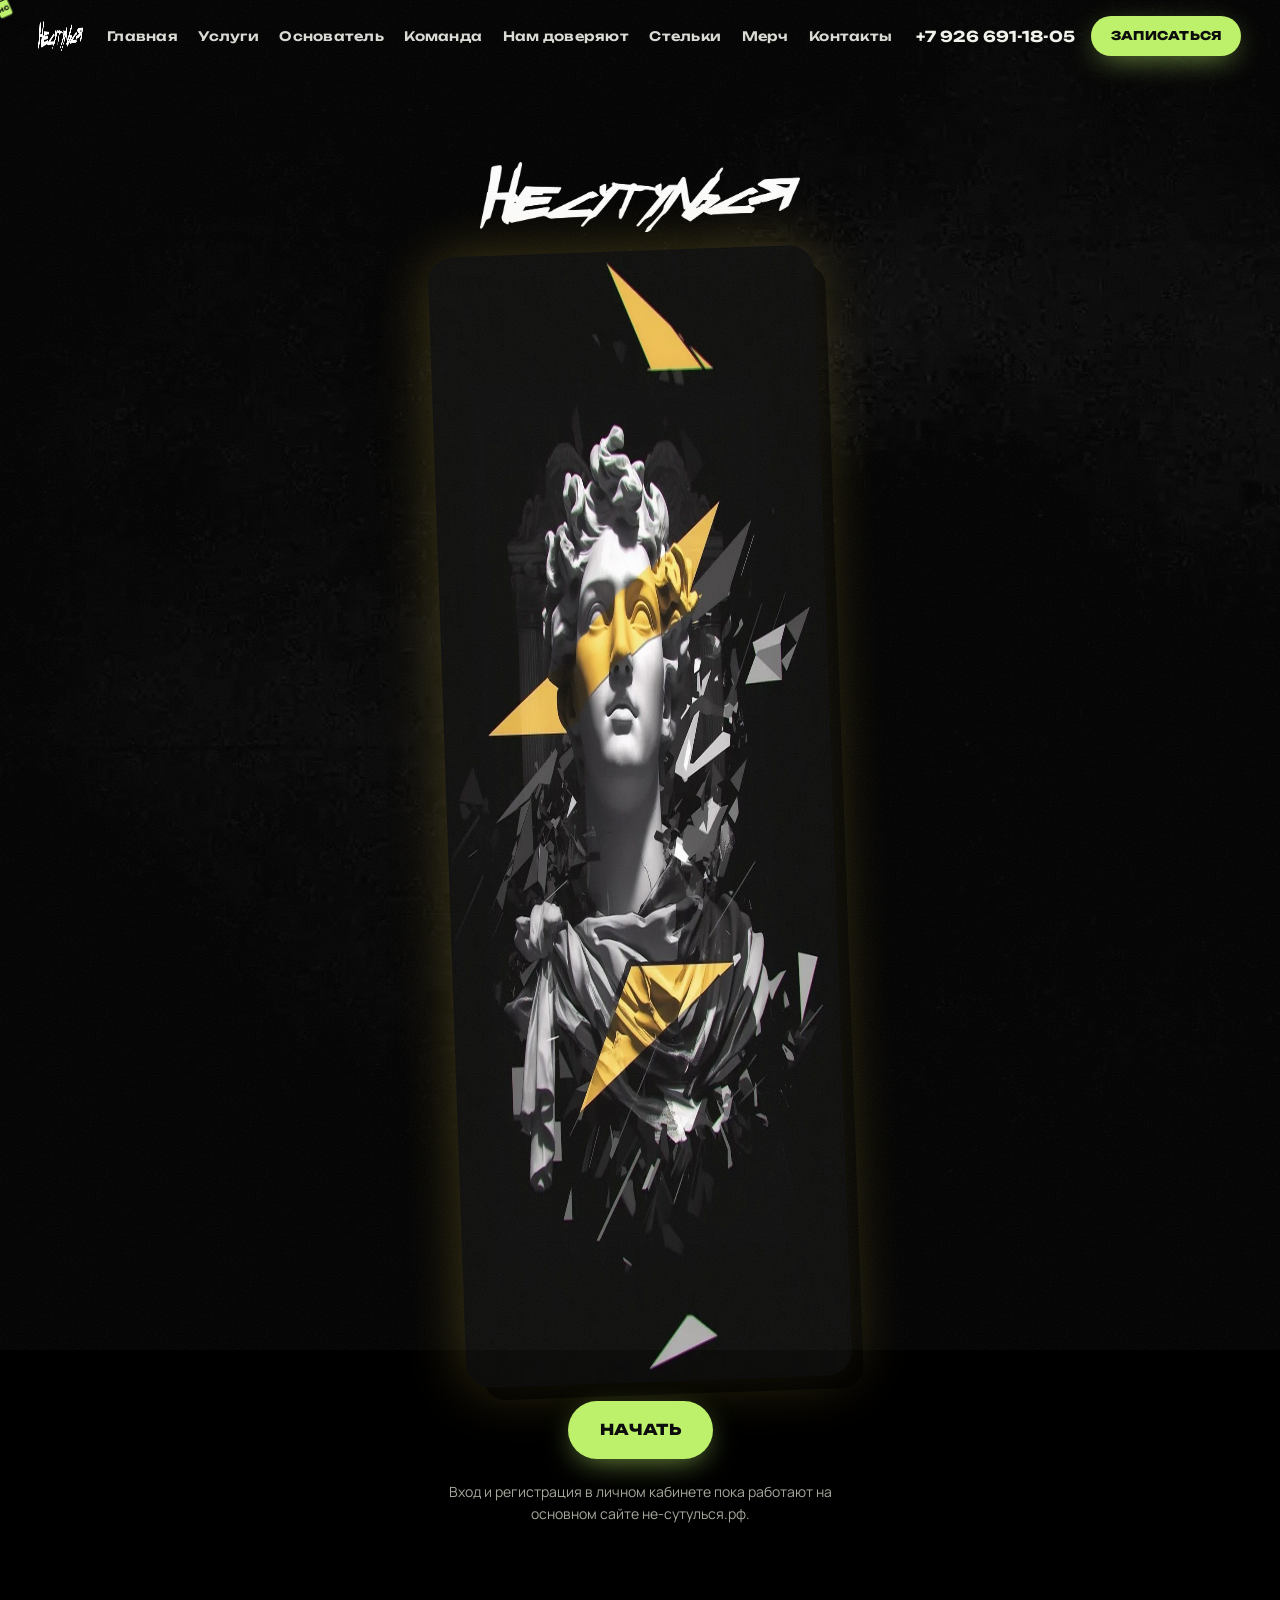
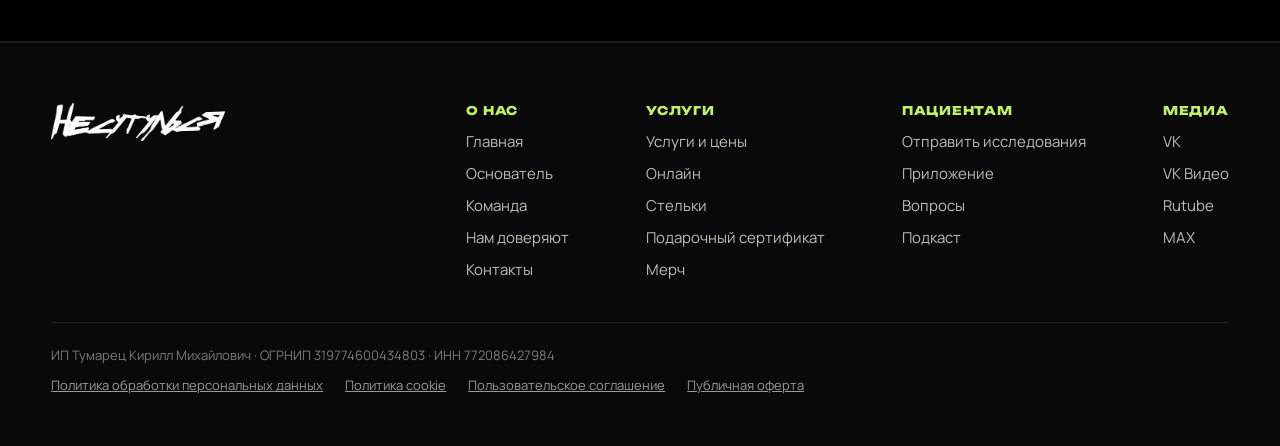
<file: application/index.html>
<!doctype html>
<html lang="ru">
<head>
<meta charset="utf-8">
<meta name="viewport" content="width=device-width, initial-scale=1, viewport-fit=cover">
<title>Приложение «НеСутулься»</title>
<meta name="description" content="Приложение и личный кабинет пациента «НеСутулься».">
<meta name="theme-color" content="#0d0d0d">
<link rel="canonical" href="https://usupovsdadm-dotcom.github.io/nesutulsya/application/">
<meta property="og:type" content="website">
<meta property="og:locale" content="ru_RU">
<meta property="og:site_name" content="НеСутулься">
<meta property="og:title" content="Приложение «НеСутулься»">
<meta property="og:description" content="Приложение и личный кабинет пациента «НеСутулься».">
<meta property="og:url" content="https://usupovsdadm-dotcom.github.io/nesutulsya/application/">
<meta property="og:image" content="https://usupovsdadm-dotcom.github.io/nesutulsya/assets/og-image.jpg">
<meta property="og:image:width" content="1200">
<meta property="og:image:height" content="630">
<meta name="twitter:card" content="summary_large_image">
<link rel="icon" href="../assets/favicon.ico" sizes="any">
<link rel="icon" type="image/png" sizes="32x32" href="../assets/favicon-32.png">
<link rel="apple-touch-icon" href="../assets/apple-touch-icon.png">
<link rel="preload" href="../assets/fonts/wetpaint.woff2" as="font" type="font/woff2" crossorigin>
<link rel="preload" href="../assets/fonts/unbounded.woff2" as="font" type="font/woff2" crossorigin>
<link rel="preload" href="../assets/fonts/manrope.woff2" as="font" type="font/woff2" crossorigin>
<link rel="stylesheet" href="../css/style.css?v=7">
</head>
<body>
<a class="skip" href="#main">К содержимому</a>
<canvas id="sprayCursor" class="spray-canvas" aria-hidden="true"></canvas>
<div class="can-cursor" id="canCursor" aria-hidden="true"><svg viewBox="0 0 40 64"><rect x="9" y="16" width="22" height="44" rx="5" fill="#bdf06b" stroke="#0d0d0d" stroke-width="2"/><rect x="13" y="8" width="14" height="10" rx="2" fill="#f2f2ec" stroke="#0d0d0d" stroke-width="2"/><rect x="17" y="2" width="6" height="7" rx="1" fill="#ff2d8a" stroke="#0d0d0d" stroke-width="2"/><path d="M9 34h22" stroke="#0d0d0d" stroke-width="2"/><text x="20" y="50" font-size="9" text-anchor="middle" font-family="Unbounded,sans-serif" font-weight="800" fill="#0d0d0d">НС</text></svg></div>
<div class="progress" aria-hidden="true"><i id="progressBar"></i></div>

<!-- @hdr -->
<header class="hdr" id="hdr">
  <a class="hdr__logo" href="../" aria-label="НеСутулься — на главную"><img src="../assets/img/logo.webp" alt="НеСутулься" width="900" height="197"></a>
  <nav class="hdr__nav" aria-label="Разделы сайта">
    <a href="../">Главная</a><a href="../shop/">Услуги</a><a href="../founder/">Основатель</a><a href="../#team">Команда</a><a href="../friends/">Нам доверяют</a><a href="../orto/">Стельки</a><a href="../store/">Мерч</a><a href="../#contacts">Контакты</a>
  </nav>
  <div class="hdr__right">
    <span class="status" data-status><i></i><span>10:00–21:00 МСК</span></span>
    <a class="hdr__phone" href="tel:+79266911805">+7 926 691-18-05</a>
    <a class="btn btn--sm btn--lime magnetic" href="../#zapis">Записаться</a>
    <button class="burger" id="burger" aria-label="Меню" aria-expanded="false" aria-controls="mnav"><span></span><span></span><span></span></button>
  </div>
</header>

<div class="mnav" id="mnav" aria-hidden="true">
  <nav aria-label="Меню">
    <a href="../">Главная</a><a href="../shop/">Услуги</a><a href="../founder/">Основатель</a><a href="../#team">Команда</a><a href="../friends/">Нам доверяют</a><a href="../orto/">Стельки</a><a href="../store/">Мерч</a><a href="../#contacts">Контакты</a><a href="../#zapis">Запись · 5&nbsp;000&nbsp;₽</a>
  </nav>
  <div class="mnav__foot"><a href="tel:+79266911805">+7 926 691-18-05</a><span data-status class="status"><i></i><span>10:00–21:00 МСК</span></span></div>
</div>
<!-- /@hdr -->

<main id="main">
<section class="phero" id="top" style="min-height:100svh;display:grid;place-items:center">
  <div class="phero__wall" data-speed="0.2" aria-hidden="true"></div>
  <div class="phero__inner appstart">
    <h1 class="sr-only" style="position:absolute;left:-9999px">Приложение «НеСутулься»</h1>
    <img class="appstart__logo reveal" src="../assets/img/logo.webp" alt="НеСутулься" width="900" height="197">
    <div class="appstart__img reveal"><img src="../assets/img/app/start.webp" alt="Приложение «НеСутулься»" width="900" height="1125"></div>
    <a class="btn btn--lime btn--xl magnetic reveal" href="https://xn----itbtfwbfhb5g8a.xn--p1ai/account-1" target="_blank" rel="noopener"><span>НАЧАТЬ</span></a>
    <p class="reveal" style="color:var(--mute);font-size:14px;max-width:420px;margin:0">Вход и регистрация в личном кабинете пока работают на основном сайте не-сутулься.рф.</p>
  </div>
</section>
</main>

<!-- @ftr -->
<footer class="ftr">
  <div class="ftr__top">
    <img class="ftr__logo" src="../assets/img/logo.webp" alt="НеСутулься" width="900" height="197" loading="lazy">
    <nav class="ftr__nav" aria-label="Карта сайта">
      <div><b>О нас</b><a href="../">Главная</a><a href="../founder/">Основатель</a><a href="../#team">Команда</a><a href="../friends/">Нам доверяют</a><a href="../#contacts">Контакты</a></div>
      <div><b>Услуги</b><a href="../shop/">Услуги и цены</a><a href="../shop/#online">Онлайн</a><a href="../orto/">Стельки</a><a href="../shop/#cert">Подарочный сертификат</a><a href="../store/">Мерч</a></div>
      <div><b>Пациентам</b><a href="../patients/">Отправить исследования</a><a href="../application/">Приложение</a><a href="../#faq">Вопросы</a><a href="https://music.yandex.ru/album/21096211/track/100491307" target="_blank" rel="noopener">Подкаст</a></div>
      <div><b>Медиа</b><a href="https://vk.com/nesutulsyamsk" target="_blank" rel="noopener">VK</a><a href="https://vkvideo.ru/@club231053786" target="_blank" rel="noopener">VK Видео</a><a href="https://rutube.ru/channel/27963576/" target="_blank" rel="noopener">Rutube</a><a href="https://max.ru/id772086427984_biz" target="_blank" rel="noopener">MAX</a></div>
    </nav>
  </div>
  <div class="ftr__bottom">
    <p>ИП Тумарец Кирилл Михайлович · ОГРНИП 319774600434803 · ИНН 772086427984</p>
    <p class="ftr__legal"><a href="../privacy/">Политика обработки персональных данных</a><a href="../cookie/">Политика cookie</a><a href="../ps/">Пользовательское соглашение</a><a href="../oferta/">Публичная оферта</a></p>
  </div>
</footer>

<nav class="mbar" aria-label="Быстрые действия">
  <a href="tel:+79266911805"><svg viewBox="0 0 24 24" aria-hidden="true"><path d="M6.6 10.8a15.1 15.1 0 0 0 6.6 6.6l2.2-2.2c.3-.3.7-.4 1-.2 1.1.4 2.3.6 3.6.6.6 0 1 .4 1 1V20c0 .6-.4 1-1 1A17 17 0 0 1 3 4c0-.6.4-1 1-1h3.5c.6 0 1 .4 1 1 0 1.3.2 2.5.6 3.6.1.3 0 .7-.2 1z"/></svg>Позвонить</a>
  <a href="../#zapis" class="mbar__main">Записаться</a>
  <a href="https://vk.com/nesutulsyamsk" target="_blank" rel="noopener"><svg aria-hidden="true" viewBox="0 0 24 24"><path d="M12.8 17.5C6.6 17.5 3.1 13.3 3 6.3h3.1c.1 5.1 2.3 7.3 4.1 7.7V6.3h2.9v4.4c1.8-.2 3.6-2.2 4.3-4.4h2.9c-.5 2.7-2.5 4.7-3.9 5.5 1.4.7 3.7 2.4 4.5 5.7h-3.2c-.7-2.2-2.4-3.9-4.6-4.1v4.1h-.3z"/></svg>Написать</a>
</nav>

<div class="cookie" id="cookie" role="dialog" aria-label="Использование cookies" hidden>
  <b>Использование cookies</b>
  <p>Используя наш сайт, вы даёте согласие на обработку <a href="../cookie/">файлов cookie</a> и <a href="../privacy/">пользовательских данных</a>. Если вы не хотите, чтобы ваши данные обрабатывались, пожалуйста, покиньте сайт.</p>
  <div class="cookie__btns"><button class="btn btn--ghost" type="button" data-cookie="no">Отказаться</button><button class="btn btn--lime" type="button" data-cookie="yes"><span>Согласиться</span></button></div>
</div>

<div class="lightbox" id="lightbox" hidden><button class="lightbox__x" aria-label="Закрыть">×</button><img alt=""></div>
<!-- /@ftr -->

<script src="../js/main.js?v=7" defer></script>
</body>
</html>
</file>
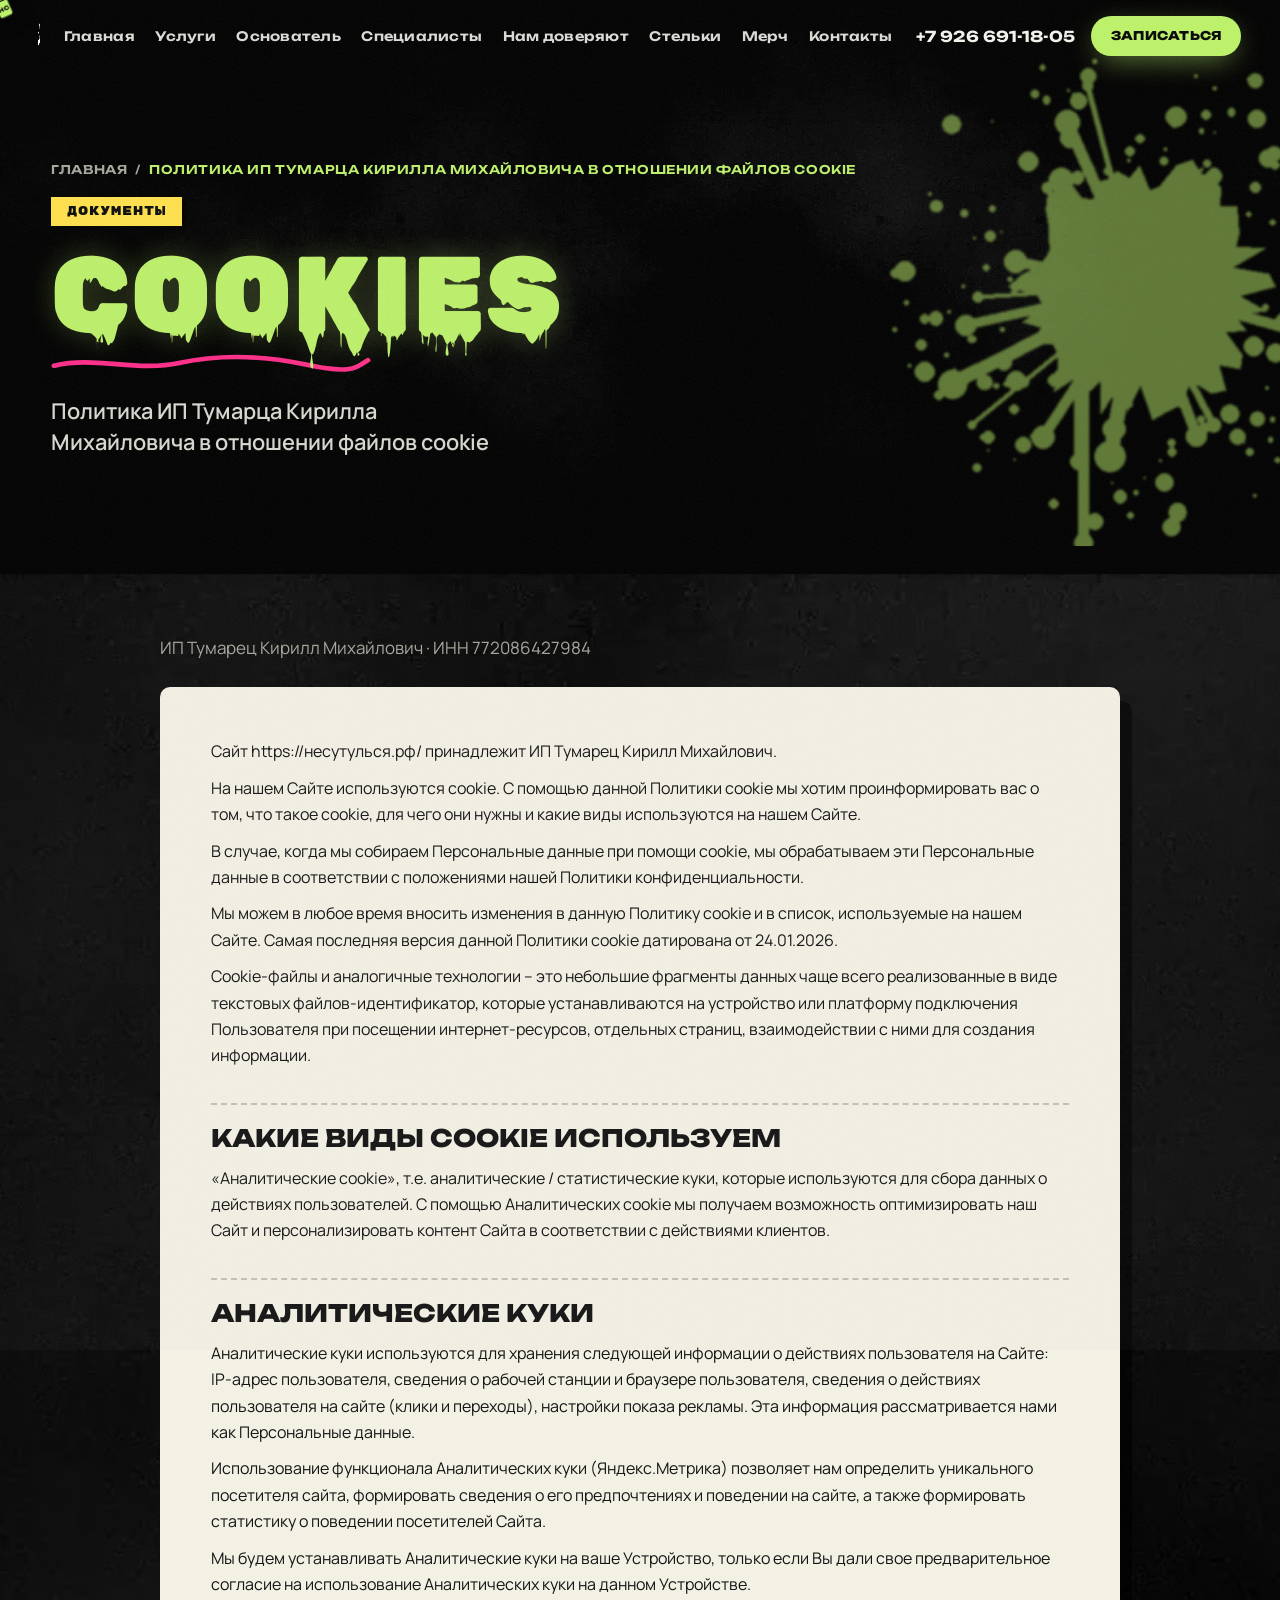
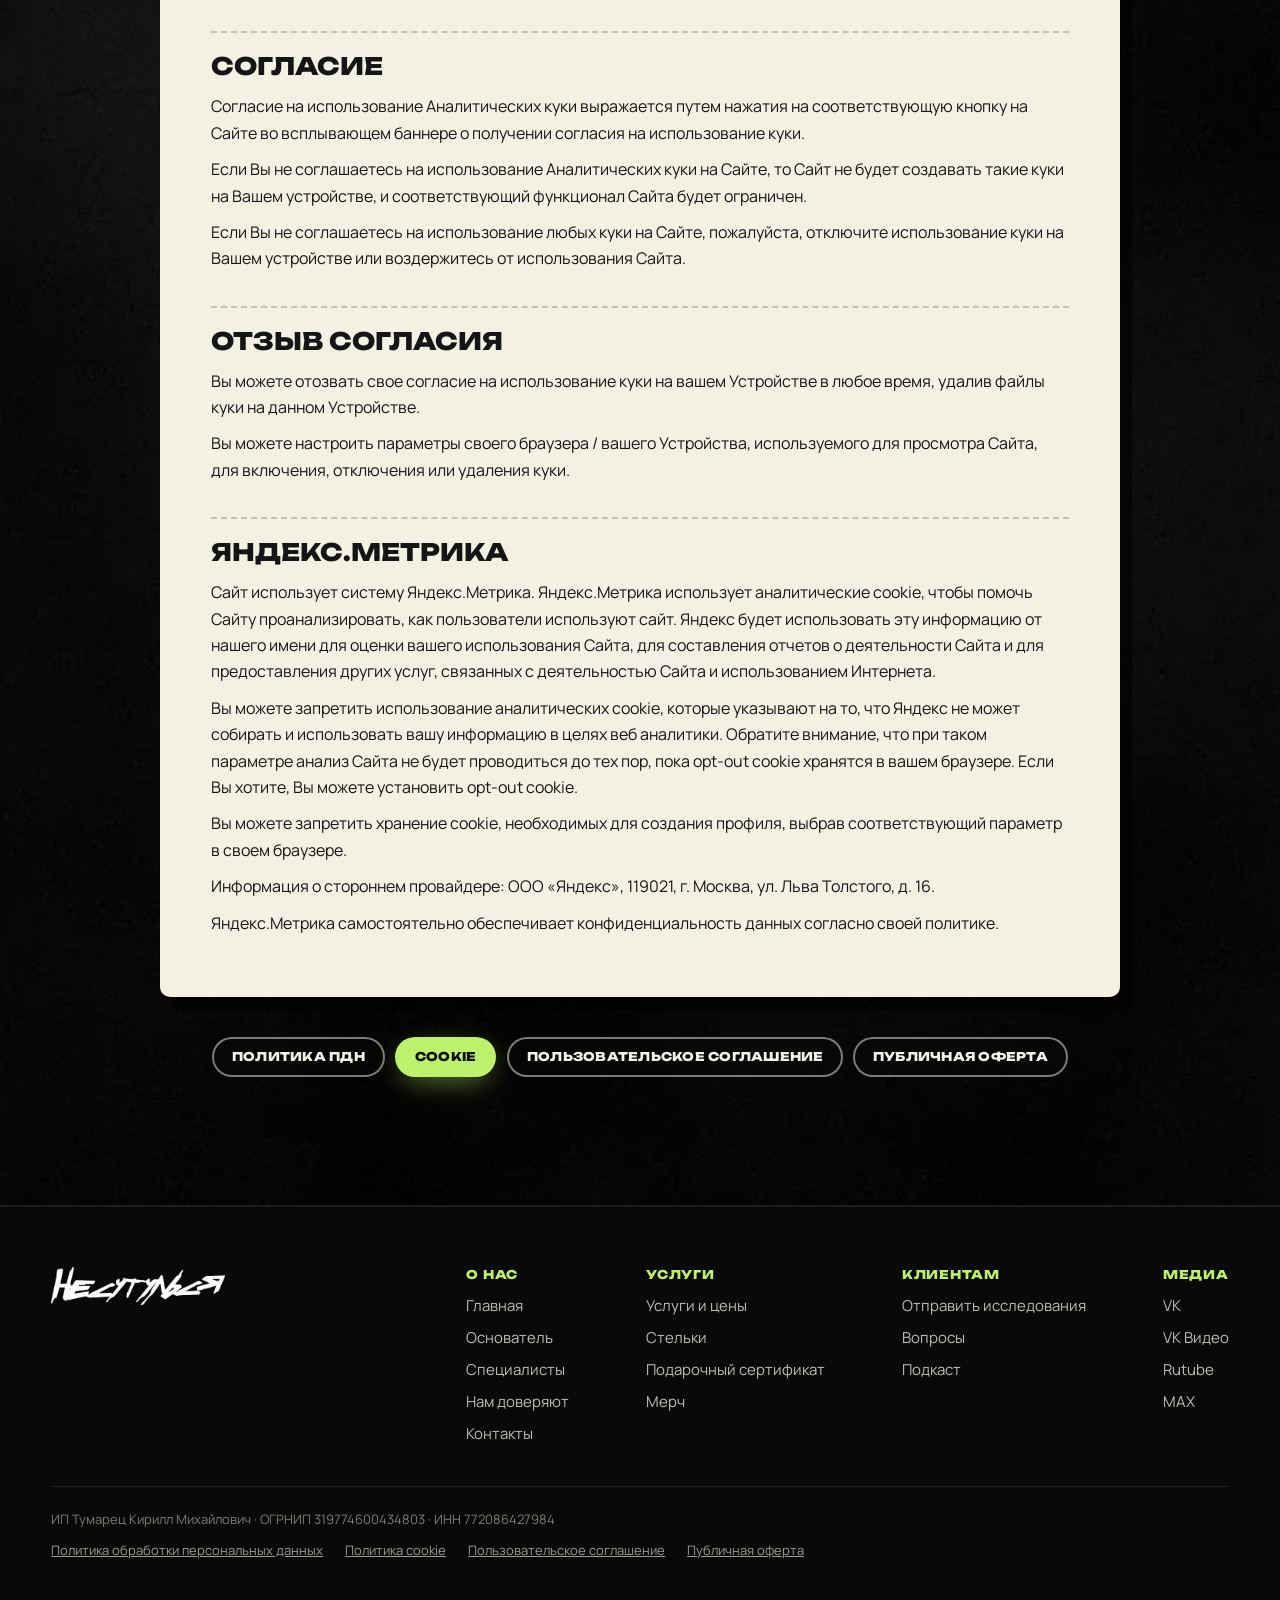
<file: cookie/index.html>
<!doctype html>
<html lang="ru">
<head>
<meta charset="utf-8">
<meta name="viewport" content="width=device-width, initial-scale=1, viewport-fit=cover">
<title>Политика в отношении файлов cookie — «НеСутулься»</title>
<meta name="description" content="Какие файлы cookie использует сайт «НеСутулься», зачем они нужны и как отозвать согласие.">
<meta name="theme-color" content="#0d0d0d">
<link rel="canonical" href="https://usupovsdadm-dotcom.github.io/nesutulsya/cookie/">
<meta property="og:type" content="website">
<meta property="og:locale" content="ru_RU">
<meta property="og:site_name" content="НеСутулься">
<meta property="og:title" content="Политика в отношении файлов cookie — «НеСутулься»">
<meta property="og:description" content="Какие файлы cookie использует сайт «НеСутулься», зачем они нужны и как отозвать согласие.">
<meta property="og:url" content="https://usupovsdadm-dotcom.github.io/nesutulsya/cookie/">
<meta property="og:image" content="https://usupovsdadm-dotcom.github.io/nesutulsya/assets/og-image.jpg">
<meta property="og:image:width" content="1200">
<meta property="og:image:height" content="630">
<meta name="twitter:card" content="summary_large_image">
<link rel="icon" href="../assets/favicon.ico?v=2" sizes="any">
<link rel="icon" type="image/png" sizes="32x32" href="../assets/favicon-32.png?v=2">
<link rel="icon" type="image/png" sizes="192x192" href="../assets/icon-192.png?v=2">
<link rel="icon" type="image/png" sizes="512x512" href="../assets/icon-512.png?v=2">
<link rel="apple-touch-icon" href="../assets/apple-touch-icon.png?v=2">
<link rel="preload" href="../assets/fonts/wetpaint.woff2" as="font" type="font/woff2" crossorigin>
<link rel="preload" href="../assets/fonts/unbounded.woff2" as="font" type="font/woff2" crossorigin>
<link rel="preload" href="../assets/fonts/manrope.woff2" as="font" type="font/woff2" crossorigin>
<link rel="stylesheet" href="../css/style.css?v=9">
</head>
<body>
<a class="skip" href="#main">К содержимому</a>
<canvas id="sprayCursor" class="spray-canvas" aria-hidden="true"></canvas>
<div class="can-cursor" id="canCursor" aria-hidden="true"><svg viewBox="0 0 40 64"><rect x="9" y="16" width="22" height="44" rx="5" fill="#bdf06b" stroke="#0d0d0d" stroke-width="2"/><rect x="13" y="8" width="14" height="10" rx="2" fill="#f2f2ec" stroke="#0d0d0d" stroke-width="2"/><rect x="17" y="2" width="6" height="7" rx="1" fill="#ff2d8a" stroke="#0d0d0d" stroke-width="2"/><path d="M9 34h22" stroke="#0d0d0d" stroke-width="2"/><text x="20" y="50" font-size="9" text-anchor="middle" font-family="Unbounded,sans-serif" font-weight="800" fill="#0d0d0d">НС</text></svg></div>
<div class="progress" aria-hidden="true"><i id="progressBar"></i></div>

<!-- @hdr -->
<header class="hdr" id="hdr">
  <a class="hdr__logo" href="../" aria-label="НеСутулься — на главную"><img src="../assets/img/logo.webp" alt="НеСутулься" width="900" height="197"></a>
  <nav class="hdr__nav" aria-label="Разделы сайта">
    <a href="../">Главная</a><a href="../shop/">Услуги</a><a href="../founder/">Основатель</a><a href="../#team">Специалисты</a><a href="../friends/">Нам доверяют</a><a href="../orto/">Стельки</a><a href="../store/">Мерч</a><a href="../#contacts">Контакты</a>
  </nav>
  <div class="hdr__right">
    <span class="status" data-status><i></i><span>10:00–21:00 МСК</span></span>
    <a class="hdr__phone" href="tel:+79266911805">+7 926 691-18-05</a>
    <a class="btn btn--sm btn--lime magnetic" href="../#zapis">Записаться</a>
    <button class="burger" id="burger" aria-label="Меню" aria-expanded="false" aria-controls="mnav"><span></span><span></span><span></span></button>
  </div>
</header>

<div class="mnav" id="mnav" aria-hidden="true">
  <nav aria-label="Меню">
    <a href="../">Главная</a><a href="../shop/">Услуги</a><a href="../founder/">Основатель</a><a href="../#team">Специалисты</a><a href="../friends/">Нам доверяют</a><a href="../orto/">Стельки</a><a href="../store/">Мерч</a><a href="../#contacts">Контакты</a><a href="../#zapis">Запись · 5&nbsp;000&nbsp;₽</a>
  </nav>
  <div class="mnav__foot"><a href="tel:+79266911805">+7 926 691-18-05</a><span data-status class="status"><i></i><span>10:00–21:00 МСК</span></span></div>
</div>
<!-- /@hdr -->

<main id="main">
<section class="phero sec-head" id="top" style="text-align:left;max-width:none;margin:0">
  <div class="phero__wall" data-speed="0.2" aria-hidden="true"></div>
  <div class="splat splat--1" data-speed="-0.12" aria-hidden="true"></div>
  <div class="phero__inner"><div class="phero__copy"><nav class="crumbs reveal" aria-label="Хлебные крошки"><a href="../">Главная</a><span aria-hidden="true">/</span><span aria-current="page">Политика ИП Тумарца Кирилла Михайловича в отношении файлов cookie</span></nav><p class="label-tape reveal">Документы</p><h1 class="spray-title" data-text="COOKIES">COOKIES</h1><svg class="scrib" viewBox="0 0 300 24" preserveAspectRatio="none" aria-hidden="true"><path d="M3 15 C 40 4, 80 22, 120 12 S 200 4, 240 14 S 285 18, 297 9" pathLength="1"/></svg><p class="phero__sub reveal">Политика ИП Тумарца Кирилла Михайловича в отношении файлов cookie</p></div></div>
</section>
<section class="sec sec--concrete" style="padding-top:60px">
  <div class="legal-meta"><p>ИП Тумарец Кирилл Михайлович · ИНН 772086427984</p></div>
  <article class="prose">
<p>Сайт https://несутулься.рф/ принадлежит ИП Тумарец Кирилл Михайлович.</p>
<p>На нашем Сайте используются cookie. С помощью данной Политики cookie мы хотим проинформировать вас о том, что такое cookie, для чего они нужны и какие виды используются на нашем Сайте.</p>
<p>В случае, когда мы собираем Персональные данные при помощи cookie, мы обрабатываем эти Персональные данные в соответствии с положениями нашей Политики конфиденциальности.</p>
<p>Мы можем в любое время вносить изменения в данную Политику cookie и в список, используемые на нашем Сайте. Самая последняя версия данной Политики cookie датирована от 24.01.2026.</p>
<p>Cookie-файлы и аналогичные технологии – это небольшие фрагменты данных чаще всего реализованные в виде текстовых файлов-идентификатор, которые устанавливаются на устройство или платформу подключения Пользователя при посещении интернет-ресурсов, отдельных страниц, взаимодействии с ними для создания информации.</p>
<h2>Какие виды cookie используем</h2>
<p>«Аналитические cookie», т.е. аналитические / статистические куки, которые используются для сбора данных о действиях пользователей. С помощью Аналитических cookie мы получаем возможность оптимизировать наш Сайт и персонализировать контент Сайта в соответствии с действиями клиентов.</p>
<h2>Аналитические куки</h2>
<p>Аналитические куки используются для хранения следующей информации о действиях пользователя на Сайте: IP-адрес пользователя, сведения о рабочей станции и браузере пользователя, сведения о действиях пользователя на сайте (клики и переходы), настройки показа рекламы. Эта информация рассматривается нами как Персональные данные.</p>
<p>Использование функционала Аналитических куки (Яндекс.Метрика) позволяет нам определить уникального посетителя сайта, формировать сведения о его предпочтениях и поведении на сайте, а также формировать статистику о поведении посетителей Сайта.</p>
<p>Мы будем устанавливать Аналитические куки на ваше Устройство, только если Вы дали свое предварительное согласие на использование Аналитических куки на данном Устройстве.</p>
<h2>Согласие</h2>
<p>Согласие на использование Аналитических куки выражается путем нажатия на соответствующую кнопку на Сайте во всплывающем баннере о получении согласия на использование куки.</p>
<p>Если Вы не соглашаетесь на использование Аналитических куки на Сайте, то Сайт не будет создавать такие куки на Вашем устройстве, и соответствующий функционал Сайта будет ограничен.</p>
<p>Если Вы не соглашаетесь на использование любых куки на Сайте, пожалуйста, отключите использование куки на Вашем устройстве или воздержитесь от использования Сайта.</p>
<h2>Отзыв согласия</h2>
<p>Вы можете отозвать свое согласие на использование куки на вашем Устройстве в любое время, удалив файлы куки на данном Устройстве.</p>
<p>Вы можете настроить параметры своего браузера / вашего Устройства, используемого для просмотра Сайта, для включения, отключения или удаления куки.</p>
<h2>Яндекс.Метрика</h2>
<p>Сайт использует систему Яндекс.Метрика. Яндекс.Метрика использует аналитические cookie, чтобы помочь Сайту проанализировать, как пользователи используют сайт. Яндекс будет использовать эту информацию от нашего имени для оценки вашего использования Сайта, для составления отчетов о деятельности Сайта и для предоставления других услуг, связанных с деятельностью Сайта и использованием Интернета.</p>
<p>Вы можете запретить использование аналитических cookie, которые указывают на то, что Яндекс не может собирать и использовать вашу информацию в целях веб аналитики. Обратите внимание, что при таком параметре анализ Сайта не будет проводиться до тех пор, пока opt-out cookie хранятся в вашем браузере. Если Вы хотите, Вы можете установить opt-out cookie.</p>
<p>Вы можете запретить хранение cookie, необходимых для создания профиля, выбрав соответствующий параметр в своем браузере.</p>
<p>Информация о стороннем провайдере: ООО «Яндекс», 119021, г. Москва, ул. Льва Толстого, д. 16.</p>
<p>Яндекс.Метрика самостоятельно обеспечивает конфиденциальность данных согласно своей политике.</p>
  </article>
  <nav class="legal-nav" aria-label="Документы"><a class="btn btn--ghost btn--sm" href="../privacy/">Политика ПДн</a><a class="btn btn--lime btn--sm" href="../cookie/" aria-current="page">Cookie</a><a class="btn btn--ghost btn--sm" href="../ps/">Пользовательское соглашение</a><a class="btn btn--ghost btn--sm" href="../oferta/">Публичная оферта</a></nav>
</section>
</main>

<!-- @ftr -->
<footer class="ftr">
  <div class="ftr__top">
    <img class="ftr__logo" src="../assets/img/logo.webp" alt="НеСутулься" width="900" height="197" loading="lazy">
    <nav class="ftr__nav" aria-label="Карта сайта">
      <div><b>О нас</b><a href="../">Главная</a><a href="../founder/">Основатель</a><a href="../#team">Специалисты</a><a href="../friends/">Нам доверяют</a><a href="../#contacts">Контакты</a></div>
      <div><b>Услуги</b><a href="../shop/">Услуги и цены</a><a href="../orto/">Стельки</a><a href="../shop/#cert">Подарочный сертификат</a><a href="../store/">Мерч</a></div>
      <div><b>Клиентам</b><a href="../patients/">Отправить исследования</a><a href="../#faq">Вопросы</a><a href="https://music.yandex.ru/album/21096211/track/100491307" target="_blank" rel="noopener">Подкаст</a></div>
      <div><b>Медиа</b><a href="https://vk.com/nesutulsyamsk" target="_blank" rel="noopener">VK</a><a href="https://vkvideo.ru/@club231053786" target="_blank" rel="noopener">VK Видео</a><a href="https://rutube.ru/channel/27963576/" target="_blank" rel="noopener">Rutube</a><a href="https://max.ru/id772086427984_biz" target="_blank" rel="noopener">MAX</a></div>
    </nav>
  </div>
  <div class="ftr__bottom">
    <p>ИП Тумарец Кирилл Михайлович · ОГРНИП 319774600434803 · ИНН 772086427984</p>
    <p class="ftr__legal"><a href="../privacy/">Политика обработки персональных данных</a><a href="../cookie/">Политика cookie</a><a href="../ps/">Пользовательское соглашение</a><a href="../oferta/">Публичная оферта</a></p>
  </div>
</footer>

<nav class="mbar" aria-label="Быстрые действия">
  <a href="tel:+79266911805"><svg viewBox="0 0 24 24" aria-hidden="true"><path d="M6.6 10.8a15.1 15.1 0 0 0 6.6 6.6l2.2-2.2c.3-.3.7-.4 1-.2 1.1.4 2.3.6 3.6.6.6 0 1 .4 1 1V20c0 .6-.4 1-1 1A17 17 0 0 1 3 4c0-.6.4-1 1-1h3.5c.6 0 1 .4 1 1 0 1.3.2 2.5.6 3.6.1.3 0 .7-.2 1z"/></svg>Позвонить</a>
  <a href="../#zapis" class="mbar__main">Записаться</a>
  <a href="https://vk.com/nesutulsyamsk" target="_blank" rel="noopener"><svg aria-hidden="true" viewBox="0 0 24 24"><path d="M12.8 17.5C6.6 17.5 3.1 13.3 3 6.3h3.1c.1 5.1 2.3 7.3 4.1 7.7V6.3h2.9v4.4c1.8-.2 3.6-2.2 4.3-4.4h2.9c-.5 2.7-2.5 4.7-3.9 5.5 1.4.7 3.7 2.4 4.5 5.7h-3.2c-.7-2.2-2.4-3.9-4.6-4.1v4.1h-.3z"/></svg>Написать</a>
</nav>

<div class="cookie" id="cookie" role="dialog" aria-label="Использование cookies" hidden>
  <b>Использование cookies</b>
  <p>Используя наш сайт, вы даёте согласие на обработку <a href="../cookie/">файлов cookie</a> и <a href="../privacy/">пользовательских данных</a>. Если вы не хотите, чтобы ваши данные обрабатывались, пожалуйста, покиньте сайт.</p>
  <div class="cookie__btns"><button class="btn btn--ghost" type="button" data-cookie="no">Отказаться</button><button class="btn btn--lime" type="button" data-cookie="yes"><span>Согласиться</span></button></div>
</div>

<div class="lightbox" id="lightbox" hidden><button class="lightbox__x" aria-label="Закрыть">×</button><img alt=""></div>
<!-- /@ftr -->

<script src="../js/main.js?v=9" defer></script>
</body>
</html>
</file>
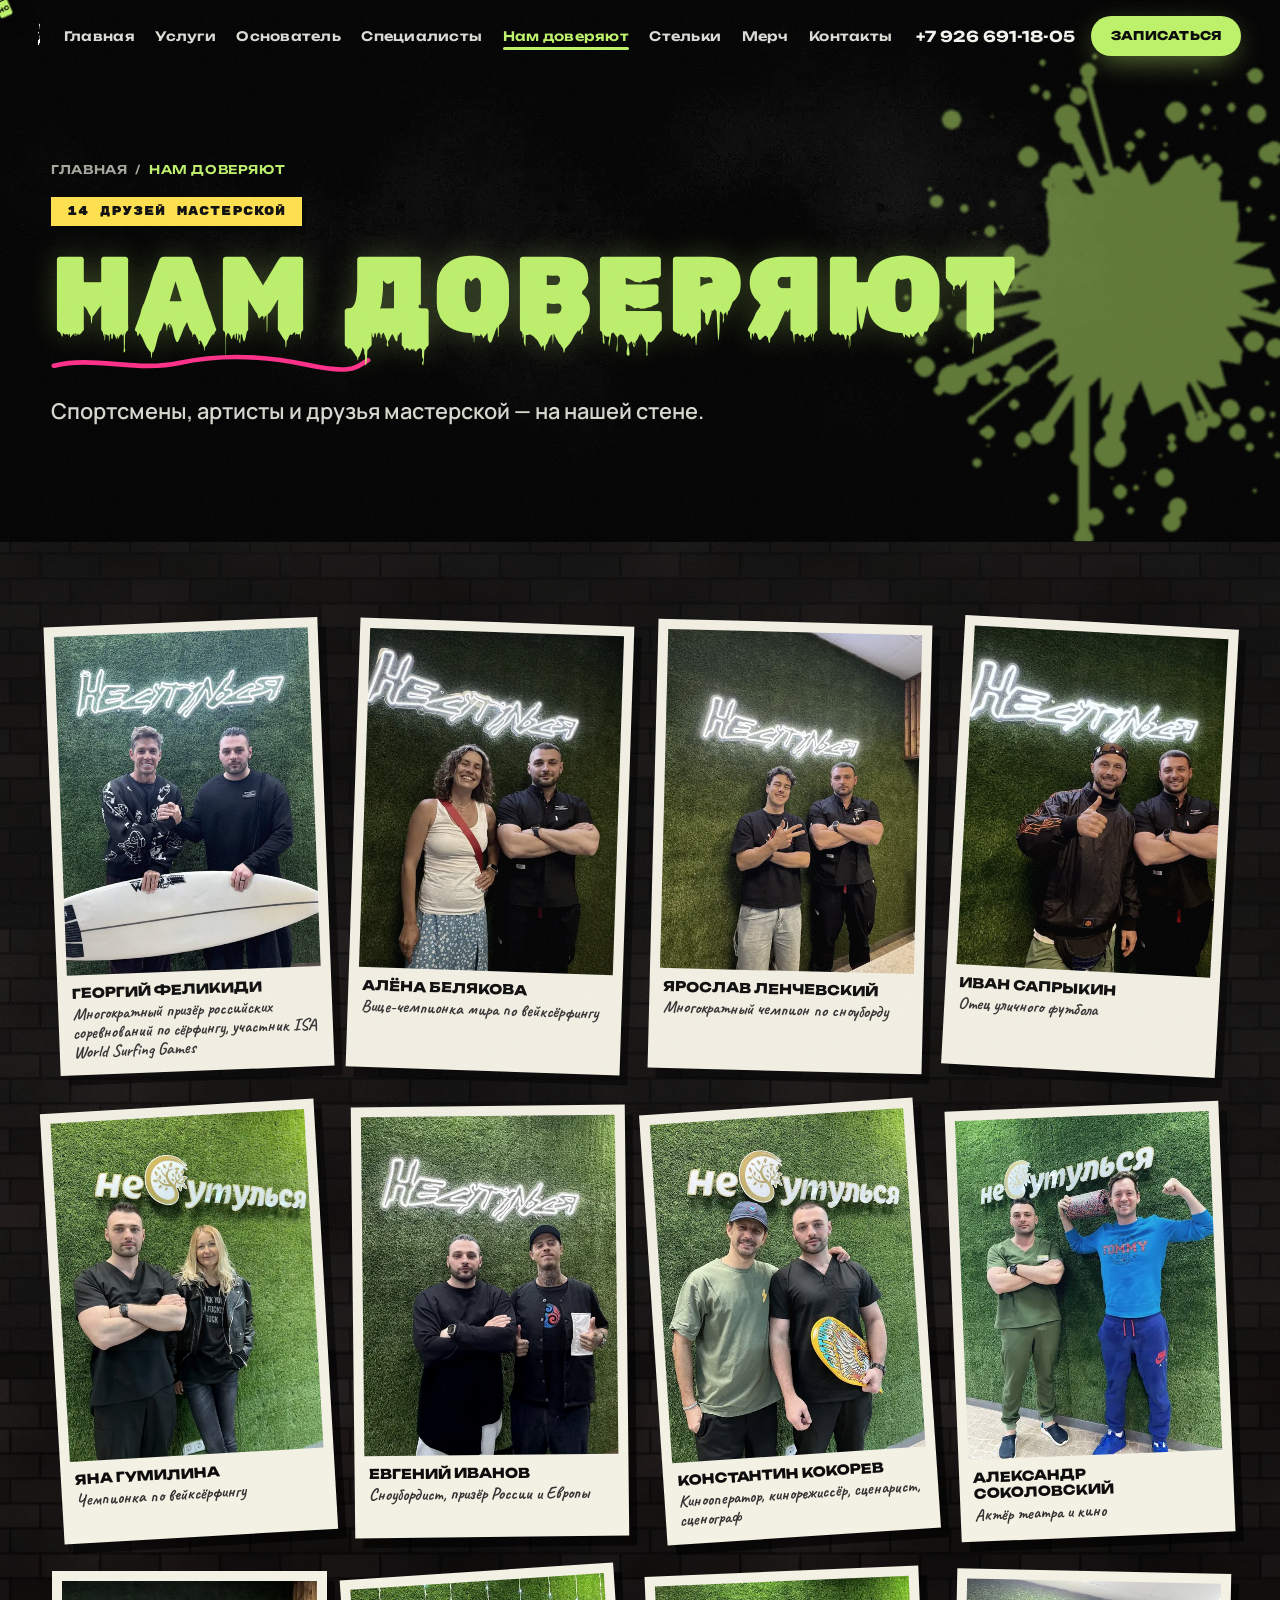
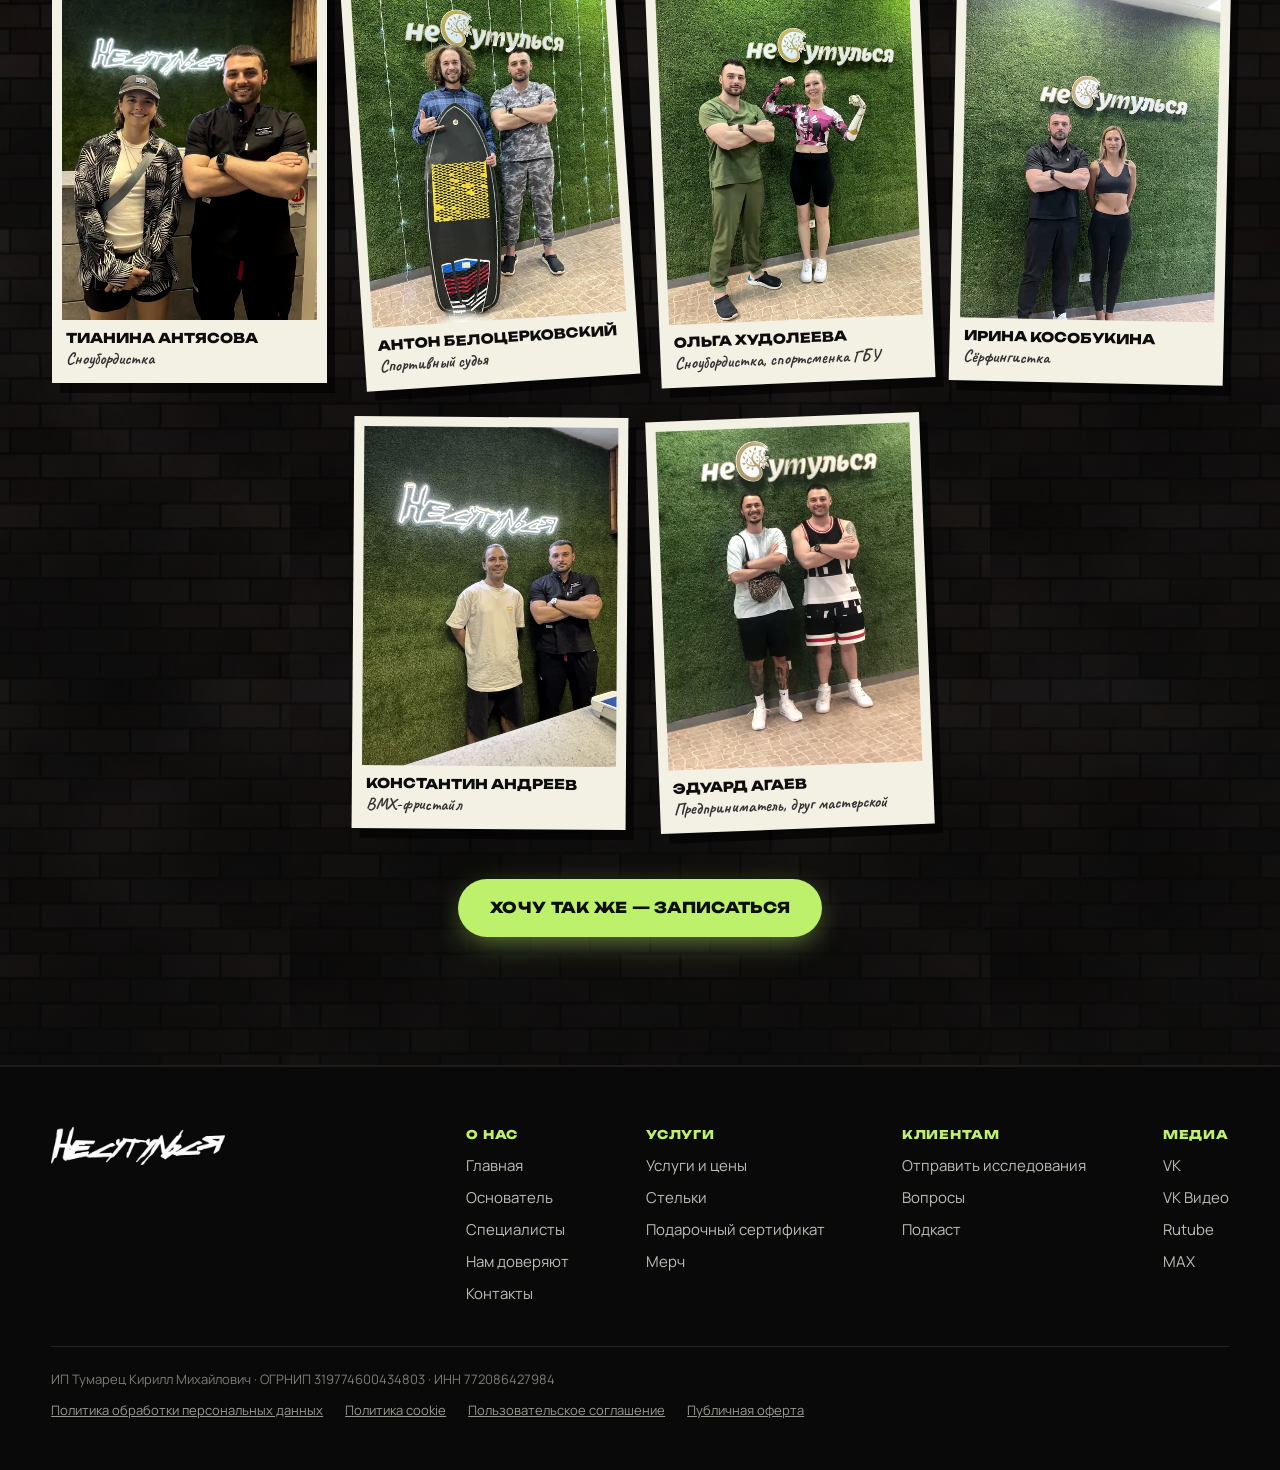
<file: friends/index.html>
<!doctype html>
<html lang="ru">
<head>
<meta charset="utf-8">
<meta name="viewport" content="width=device-width, initial-scale=1, viewport-fit=cover">
<title>Нам доверяют — спортсмены и друзья мастерской «НеСутулься»</title>
<meta name="description" content="Сёрферы, сноубордисты, актёры и предприниматели, которые восстанавливаются в «НеСутулься»: Феликиди, Белякова, Ленчевский, Сапрыкин и другие.">
<meta name="theme-color" content="#0d0d0d">
<link rel="canonical" href="https://usupovsdadm-dotcom.github.io/nesutulsya/friends/">
<meta property="og:type" content="website">
<meta property="og:locale" content="ru_RU">
<meta property="og:site_name" content="НеСутулься">
<meta property="og:title" content="Нам доверяют — спортсмены и друзья мастерской «НеСутулься»">
<meta property="og:description" content="Сёрферы, сноубордисты, актёры и предприниматели, которые восстанавливаются в «НеСутулься»: Феликиди, Белякова, Ленчевский, Сапрыкин и другие.">
<meta property="og:url" content="https://usupovsdadm-dotcom.github.io/nesutulsya/friends/">
<meta property="og:image" content="https://usupovsdadm-dotcom.github.io/nesutulsya/assets/og-image.jpg">
<meta property="og:image:width" content="1200">
<meta property="og:image:height" content="630">
<meta name="twitter:card" content="summary_large_image">
<link rel="icon" href="../assets/favicon.ico?v=2" sizes="any">
<link rel="icon" type="image/png" sizes="32x32" href="../assets/favicon-32.png?v=2">
<link rel="icon" type="image/png" sizes="192x192" href="../assets/icon-192.png?v=2">
<link rel="icon" type="image/png" sizes="512x512" href="../assets/icon-512.png?v=2">
<link rel="apple-touch-icon" href="../assets/apple-touch-icon.png?v=2">
<link rel="preload" href="../assets/fonts/wetpaint.woff2" as="font" type="font/woff2" crossorigin>
<link rel="preload" href="../assets/fonts/unbounded.woff2" as="font" type="font/woff2" crossorigin>
<link rel="preload" href="../assets/fonts/manrope.woff2" as="font" type="font/woff2" crossorigin>
<link rel="stylesheet" href="../css/style.css?v=9">
</head>
<body>
<a class="skip" href="#main">К содержимому</a>
<canvas id="sprayCursor" class="spray-canvas" aria-hidden="true"></canvas>
<div class="can-cursor" id="canCursor" aria-hidden="true"><svg viewBox="0 0 40 64"><rect x="9" y="16" width="22" height="44" rx="5" fill="#bdf06b" stroke="#0d0d0d" stroke-width="2"/><rect x="13" y="8" width="14" height="10" rx="2" fill="#f2f2ec" stroke="#0d0d0d" stroke-width="2"/><rect x="17" y="2" width="6" height="7" rx="1" fill="#ff2d8a" stroke="#0d0d0d" stroke-width="2"/><path d="M9 34h22" stroke="#0d0d0d" stroke-width="2"/><text x="20" y="50" font-size="9" text-anchor="middle" font-family="Unbounded,sans-serif" font-weight="800" fill="#0d0d0d">НС</text></svg></div>
<div class="progress" aria-hidden="true"><i id="progressBar"></i></div>

<!-- @hdr -->
<header class="hdr" id="hdr">
  <a class="hdr__logo" href="../" aria-label="НеСутулься — на главную"><img src="../assets/img/logo.webp" alt="НеСутулься" width="900" height="197"></a>
  <nav class="hdr__nav" aria-label="Разделы сайта">
    <a href="../">Главная</a><a href="../shop/">Услуги</a><a href="../founder/">Основатель</a><a href="../#team">Специалисты</a><a href="../friends/" aria-current="page">Нам доверяют</a><a href="../orto/">Стельки</a><a href="../store/">Мерч</a><a href="../#contacts">Контакты</a>
  </nav>
  <div class="hdr__right">
    <span class="status" data-status><i></i><span>10:00–21:00 МСК</span></span>
    <a class="hdr__phone" href="tel:+79266911805">+7 926 691-18-05</a>
    <a class="btn btn--sm btn--lime magnetic" href="../#zapis">Записаться</a>
    <button class="burger" id="burger" aria-label="Меню" aria-expanded="false" aria-controls="mnav"><span></span><span></span><span></span></button>
  </div>
</header>

<div class="mnav" id="mnav" aria-hidden="true">
  <nav aria-label="Меню">
    <a href="../">Главная</a><a href="../shop/">Услуги</a><a href="../founder/">Основатель</a><a href="../#team">Специалисты</a><a href="../friends/" aria-current="page">Нам доверяют</a><a href="../orto/">Стельки</a><a href="../store/">Мерч</a><a href="../#contacts">Контакты</a><a href="../#zapis">Запись · 5&nbsp;000&nbsp;₽</a>
  </nav>
  <div class="mnav__foot"><a href="tel:+79266911805">+7 926 691-18-05</a><span data-status class="status"><i></i><span>10:00–21:00 МСК</span></span></div>
</div>
<!-- /@hdr -->

<main id="main">
<section class="phero sec-head" id="top" style="text-align:left;max-width:none;margin:0">
  <div class="phero__wall" data-speed="0.2" aria-hidden="true"></div>
  <div class="splat splat--1" data-speed="-0.12" aria-hidden="true"></div>
  <div class="phero__inner"><div class="phero__copy"><nav class="crumbs reveal" aria-label="Хлебные крошки"><a href="../">Главная</a><span aria-hidden="true">/</span><span aria-current="page">Нам доверяют</span></nav><p class="label-tape reveal">14 друзей мастерской</p><h1 class="spray-title" data-text="НАМ ДОВЕРЯЮТ">НАМ ДОВЕРЯЮТ</h1><svg class="scrib" viewBox="0 0 300 24" preserveAspectRatio="none" aria-hidden="true"><path d="M3 15 C 40 4, 80 22, 120 12 S 200 4, 240 14 S 285 18, 297 9" pathLength="1"/></svg><p class="phero__sub reveal">Спортсмены, артисты и друзья мастерской — на нашей стене.</p></div></div>
</section>
<section class="sec sec--brick friends" style="padding-top:70px">
  <div class="wall wall--grid"><figure class="poster reveal" style="--r:-2.2deg;--d:0ms">
  <img src="../assets/img/friends/felikidi.webp" alt="Георгий Феликиди в мастерской «НеСутулься»" width="480" height="640" decoding="async">
  <figcaption><b>Георгий Феликиди</b><span>Многократный призёр российских соревнований по сёрфингу, участник ISA World Surfing Games</span></figcaption>
</figure><figure class="poster reveal" style="--r:1.9deg;--d:60ms">
  <img src="../assets/img/friends/belyakova.webp" alt="Алёна Белякова в мастерской «НеСутулься»" width="480" height="640" decoding="async">
  <figcaption><b>Алёна Белякова</b><span>Вице-чемпионка мира по вейксёрфингу</span></figcaption>
</figure><figure class="poster reveal" style="--r:1.4deg;--d:120ms">
  <img src="../assets/img/friends/lenchevsky.webp" alt="Ярослав Ленчевский в мастерской «НеСутулься»" width="480" height="640" decoding="async">
  <figcaption><b>Ярослав Ленчевский</b><span>Многократный чемпион по сноуборду</span></figcaption>
</figure><figure class="poster reveal" style="--r:3.1deg;--d:180ms">
  <img src="../assets/img/friends/saprykin.webp" alt="Иван Сапрыкин в мастерской «НеСутулься»" width="480" height="640" decoding="async">
  <figcaption><b>Иван Сапрыкин</b><span>Отец уличного футбола</span></figcaption>
</figure><figure class="poster reveal" style="--r:-3.3deg;--d:0ms">
  <img src="../assets/img/friends/gumilina.webp" alt="Яна Гумилина в мастерской «НеСутулься»" width="480" height="640" decoding="async">
  <figcaption><b>Яна Гумилина</b><span>Чемпионка по вейксёрфингу</span></figcaption>
</figure><figure class="poster reveal" style="--r:-0.6deg;--d:60ms">
  <img src="../assets/img/friends/ivanov.webp" alt="Евгений Иванов в мастерской «НеСутулься»" width="480" height="640" decoding="async">
  <figcaption><b>Евгений Иванов</b><span>Сноубордист, призёр России и Европы</span></figcaption>
</figure><figure class="poster reveal" style="--r:-3.8deg;--d:120ms">
  <img src="../assets/img/friends/kokorev.webp" alt="Константин Кокорев в мастерской «НеСутулься»" width="480" height="640" decoding="async">
  <figcaption><b>Константин Кокорев</b><span>Кинооператор, кинорежиссёр, сценарист, сценограф</span></figcaption>
</figure><figure class="poster reveal" style="--r:-2.3deg;--d:180ms">
  <img src="../assets/img/friends/sokolovsky.webp" alt="Александр Соколовский в мастерской «НеСутулься»" width="480" height="640" decoding="async">
  <figcaption><b>Александр Соколовский</b><span>Актёр театра и кино</span></figcaption>
</figure><figure class="poster reveal" style="--r:0.0deg;--d:0ms">
  <img src="../assets/img/friends/antyasova.webp" alt="Тианина Антясова в мастерской «НеСутулься»" width="480" height="640" decoding="async">
  <figcaption><b>Тианина Антясова</b><span>Сноубордистка</span></figcaption>
</figure><figure class="poster reveal" style="--r:-3.8deg;--d:60ms">
  <img src="../assets/img/friends/belotserkovsky.webp" alt="Антон Белоцерковский в мастерской «НеСутулься»" width="480" height="640" decoding="async">
  <figcaption><b>Антон Белоцерковский</b><span>Спортивный судья</span></figcaption>
</figure><figure class="poster reveal" style="--r:-2.4deg;--d:120ms">
  <img src="../assets/img/friends/khudoleeva.webp" alt="Ольга Худолеева в мастерской «НеСутулься»" width="480" height="640" decoding="async">
  <figcaption><b>Ольга Худолеева</b><span>Сноубордистка, спортсменка ГБУ</span></figcaption>
</figure><figure class="poster reveal" style="--r:1.2deg;--d:180ms">
  <img src="../assets/img/friends/kosobukina.webp" alt="Ирина Кособукина в мастерской «НеСутулься»" width="480" height="640" decoding="async">
  <figcaption><b>Ирина Кособукина</b><span>Сёрфингистка</span></figcaption>
</figure><figure class="poster reveal" style="--r:0.4deg;--d:0ms">
  <img src="../assets/img/friends/andreev.webp" alt="Константин Андреев в мастерской «НеСутулься»" width="480" height="640" decoding="async">
  <figcaption><b>Константин Андреев</b><span>BMX-фристайл</span></figcaption>
</figure><figure class="poster reveal" style="--r:-2.2deg;--d:60ms">
  <img src="../assets/img/friends/agaev.webp" alt="Эдуард Агаев в мастерской «НеСутулься»" width="480" height="640" decoding="async">
  <figcaption><b>Эдуард Агаев</b><span>Предприниматель, друг мастерской</span></figcaption>
</figure></div>
  <div class="more-link"><a class="btn btn--lime btn--xl magnetic" href="../#zapis"><span>Хочу так же — записаться</span></a></div>
</section>
</main>

<!-- @ftr -->
<footer class="ftr">
  <div class="ftr__top">
    <img class="ftr__logo" src="../assets/img/logo.webp" alt="НеСутулься" width="900" height="197" loading="lazy">
    <nav class="ftr__nav" aria-label="Карта сайта">
      <div><b>О нас</b><a href="../">Главная</a><a href="../founder/">Основатель</a><a href="../#team">Специалисты</a><a href="../friends/">Нам доверяют</a><a href="../#contacts">Контакты</a></div>
      <div><b>Услуги</b><a href="../shop/">Услуги и цены</a><a href="../orto/">Стельки</a><a href="../shop/#cert">Подарочный сертификат</a><a href="../store/">Мерч</a></div>
      <div><b>Клиентам</b><a href="../patients/">Отправить исследования</a><a href="../#faq">Вопросы</a><a href="https://music.yandex.ru/album/21096211/track/100491307" target="_blank" rel="noopener">Подкаст</a></div>
      <div><b>Медиа</b><a href="https://vk.com/nesutulsyamsk" target="_blank" rel="noopener">VK</a><a href="https://vkvideo.ru/@club231053786" target="_blank" rel="noopener">VK Видео</a><a href="https://rutube.ru/channel/27963576/" target="_blank" rel="noopener">Rutube</a><a href="https://max.ru/id772086427984_biz" target="_blank" rel="noopener">MAX</a></div>
    </nav>
  </div>
  <div class="ftr__bottom">
    <p>ИП Тумарец Кирилл Михайлович · ОГРНИП 319774600434803 · ИНН 772086427984</p>
    <p class="ftr__legal"><a href="../privacy/">Политика обработки персональных данных</a><a href="../cookie/">Политика cookie</a><a href="../ps/">Пользовательское соглашение</a><a href="../oferta/">Публичная оферта</a></p>
  </div>
</footer>

<nav class="mbar" aria-label="Быстрые действия">
  <a href="tel:+79266911805"><svg viewBox="0 0 24 24" aria-hidden="true"><path d="M6.6 10.8a15.1 15.1 0 0 0 6.6 6.6l2.2-2.2c.3-.3.7-.4 1-.2 1.1.4 2.3.6 3.6.6.6 0 1 .4 1 1V20c0 .6-.4 1-1 1A17 17 0 0 1 3 4c0-.6.4-1 1-1h3.5c.6 0 1 .4 1 1 0 1.3.2 2.5.6 3.6.1.3 0 .7-.2 1z"/></svg>Позвонить</a>
  <a href="../#zapis" class="mbar__main">Записаться</a>
  <a href="https://vk.com/nesutulsyamsk" target="_blank" rel="noopener"><svg aria-hidden="true" viewBox="0 0 24 24"><path d="M12.8 17.5C6.6 17.5 3.1 13.3 3 6.3h3.1c.1 5.1 2.3 7.3 4.1 7.7V6.3h2.9v4.4c1.8-.2 3.6-2.2 4.3-4.4h2.9c-.5 2.7-2.5 4.7-3.9 5.5 1.4.7 3.7 2.4 4.5 5.7h-3.2c-.7-2.2-2.4-3.9-4.6-4.1v4.1h-.3z"/></svg>Написать</a>
</nav>

<div class="cookie" id="cookie" role="dialog" aria-label="Использование cookies" hidden>
  <b>Использование cookies</b>
  <p>Используя наш сайт, вы даёте согласие на обработку <a href="../cookie/">файлов cookie</a> и <a href="../privacy/">пользовательских данных</a>. Если вы не хотите, чтобы ваши данные обрабатывались, пожалуйста, покиньте сайт.</p>
  <div class="cookie__btns"><button class="btn btn--ghost" type="button" data-cookie="no">Отказаться</button><button class="btn btn--lime" type="button" data-cookie="yes"><span>Согласиться</span></button></div>
</div>

<div class="lightbox" id="lightbox" hidden><button class="lightbox__x" aria-label="Закрыть">×</button><img alt=""></div>
<!-- /@ftr -->

<script src="../js/main.js?v=9" defer></script>
</body>
</html>
</file>
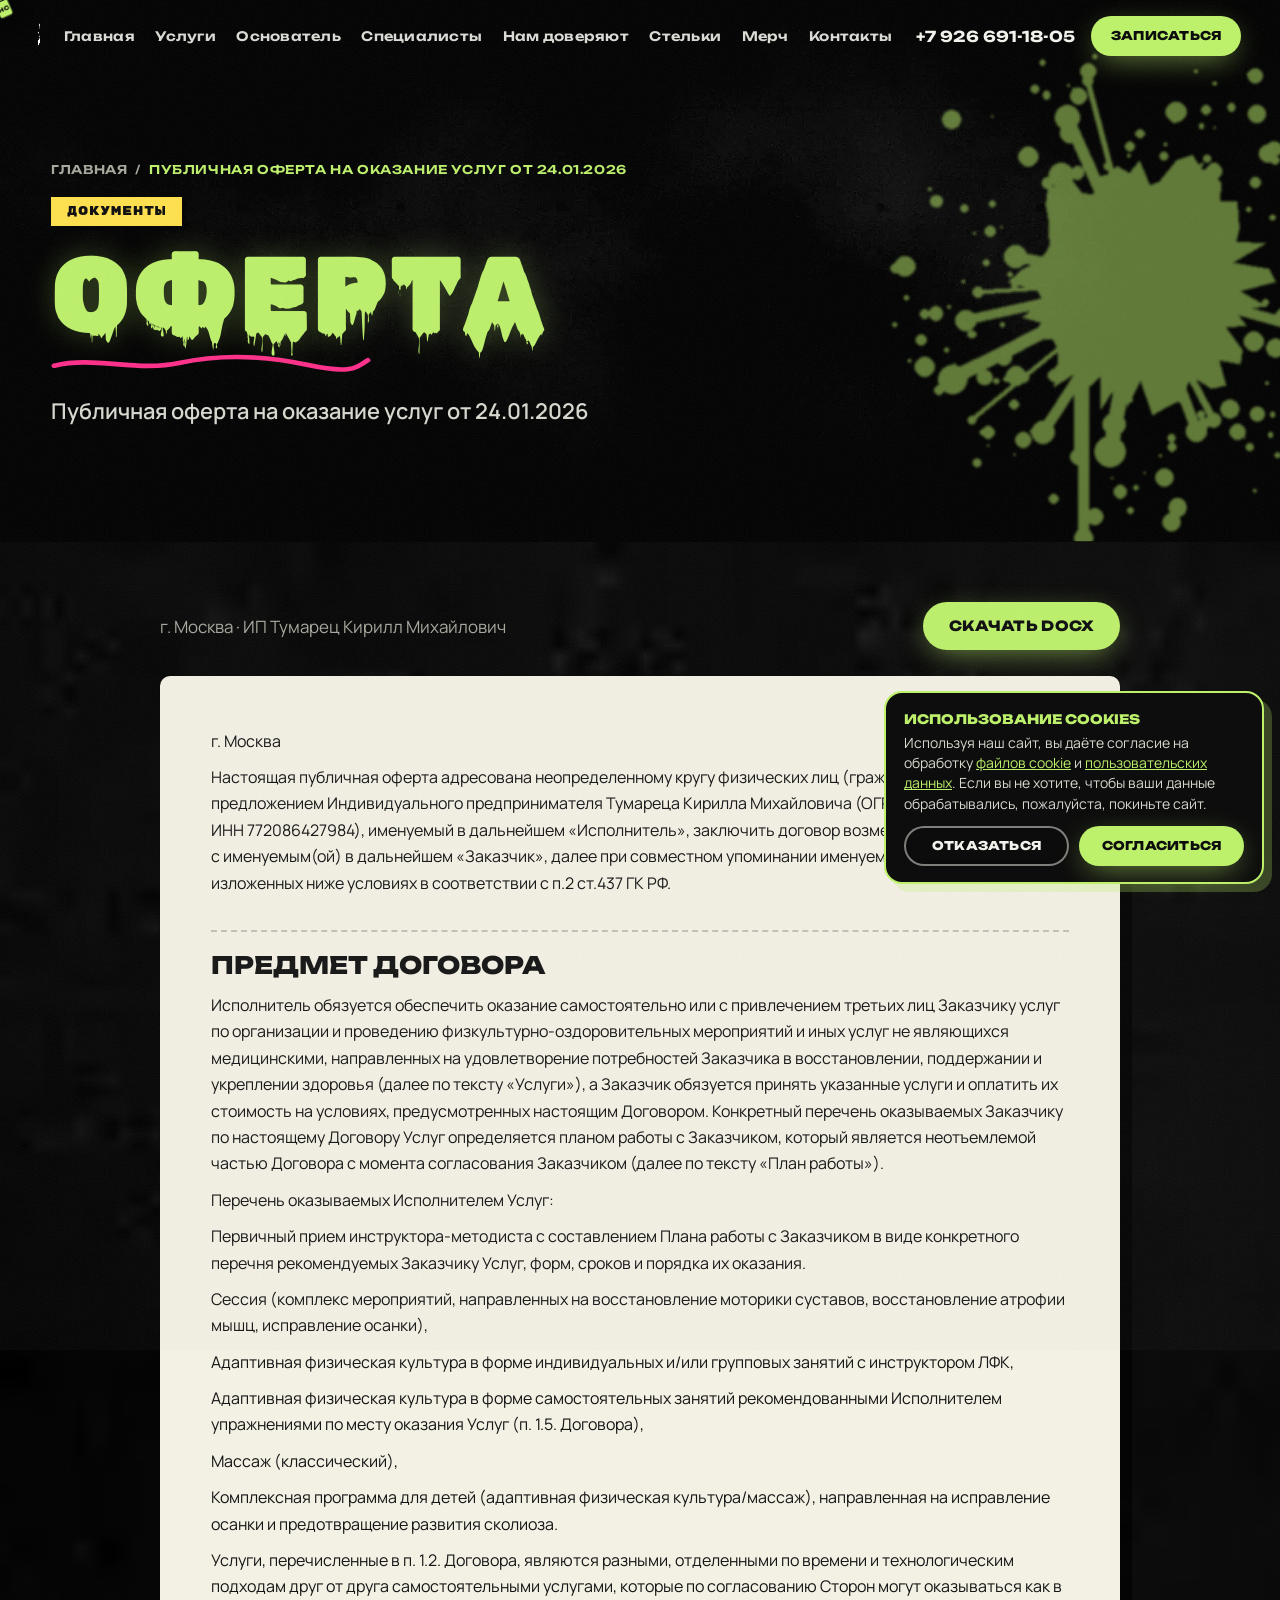
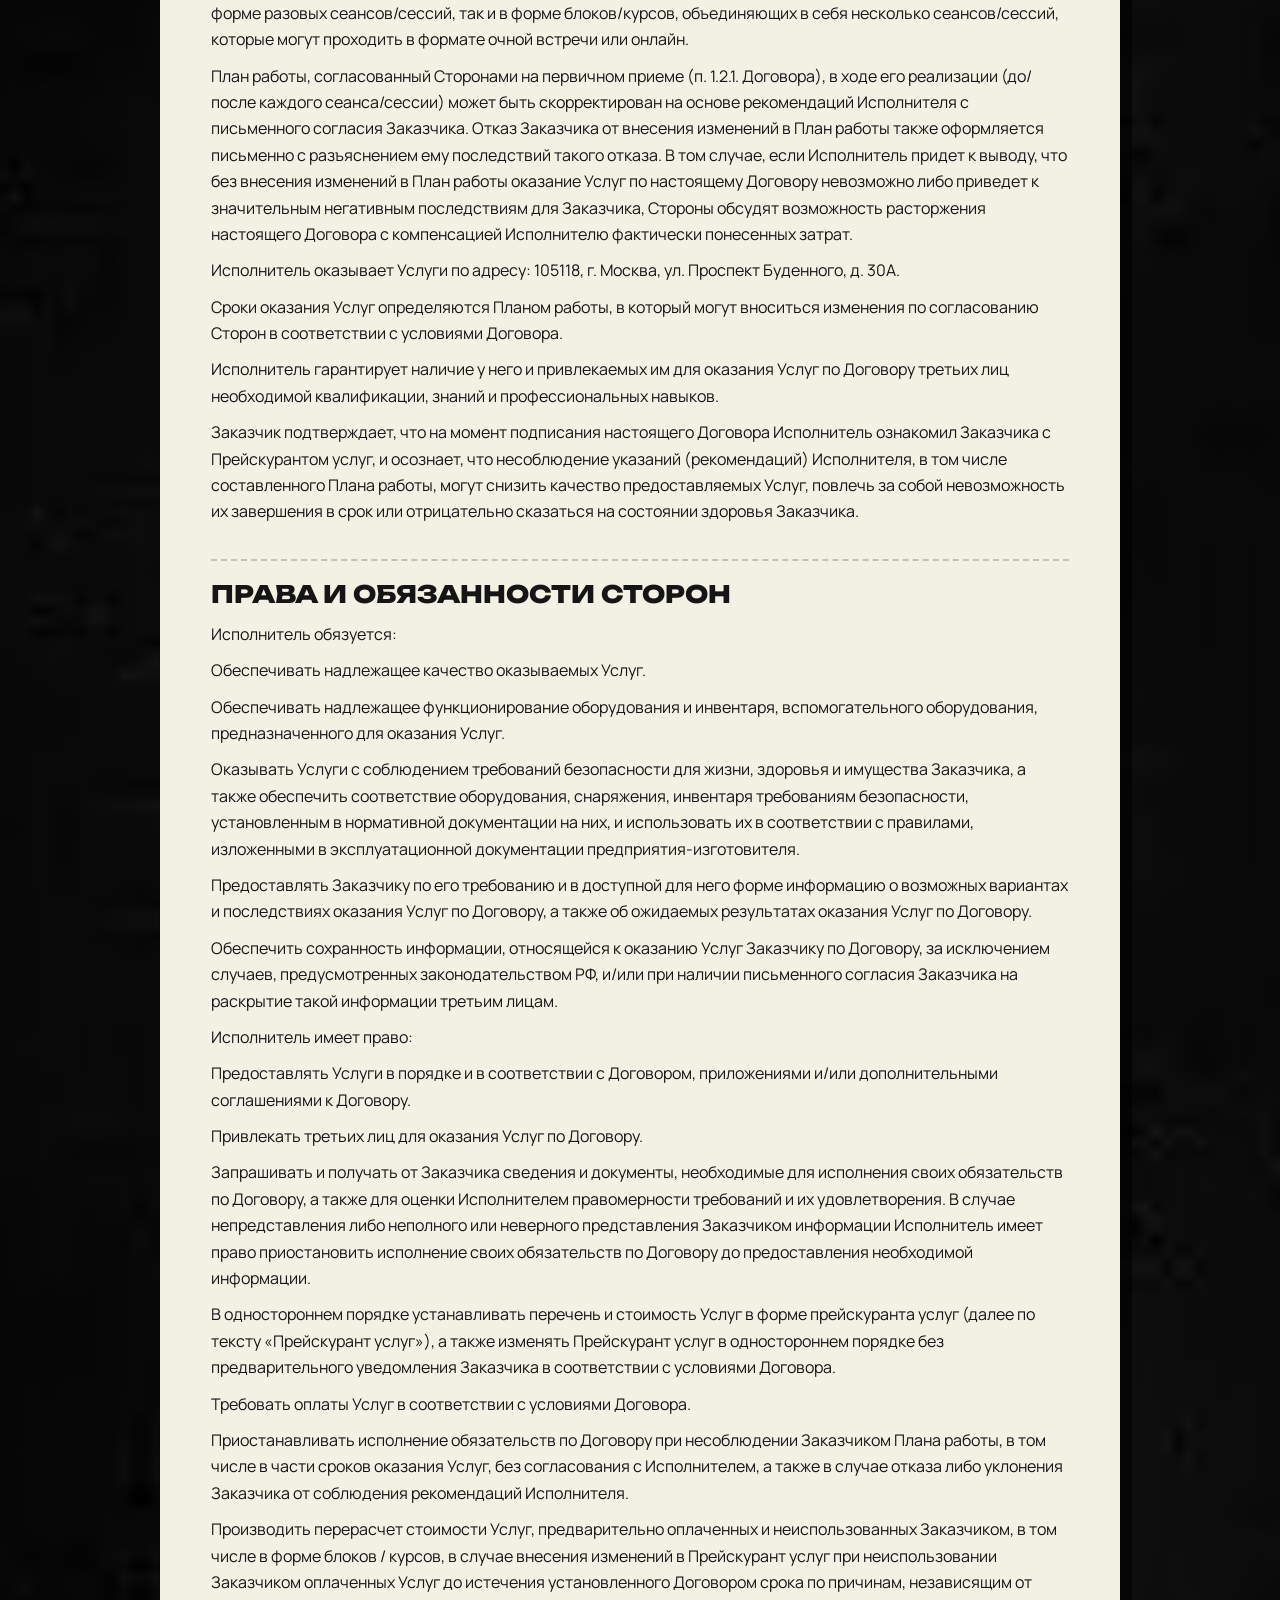
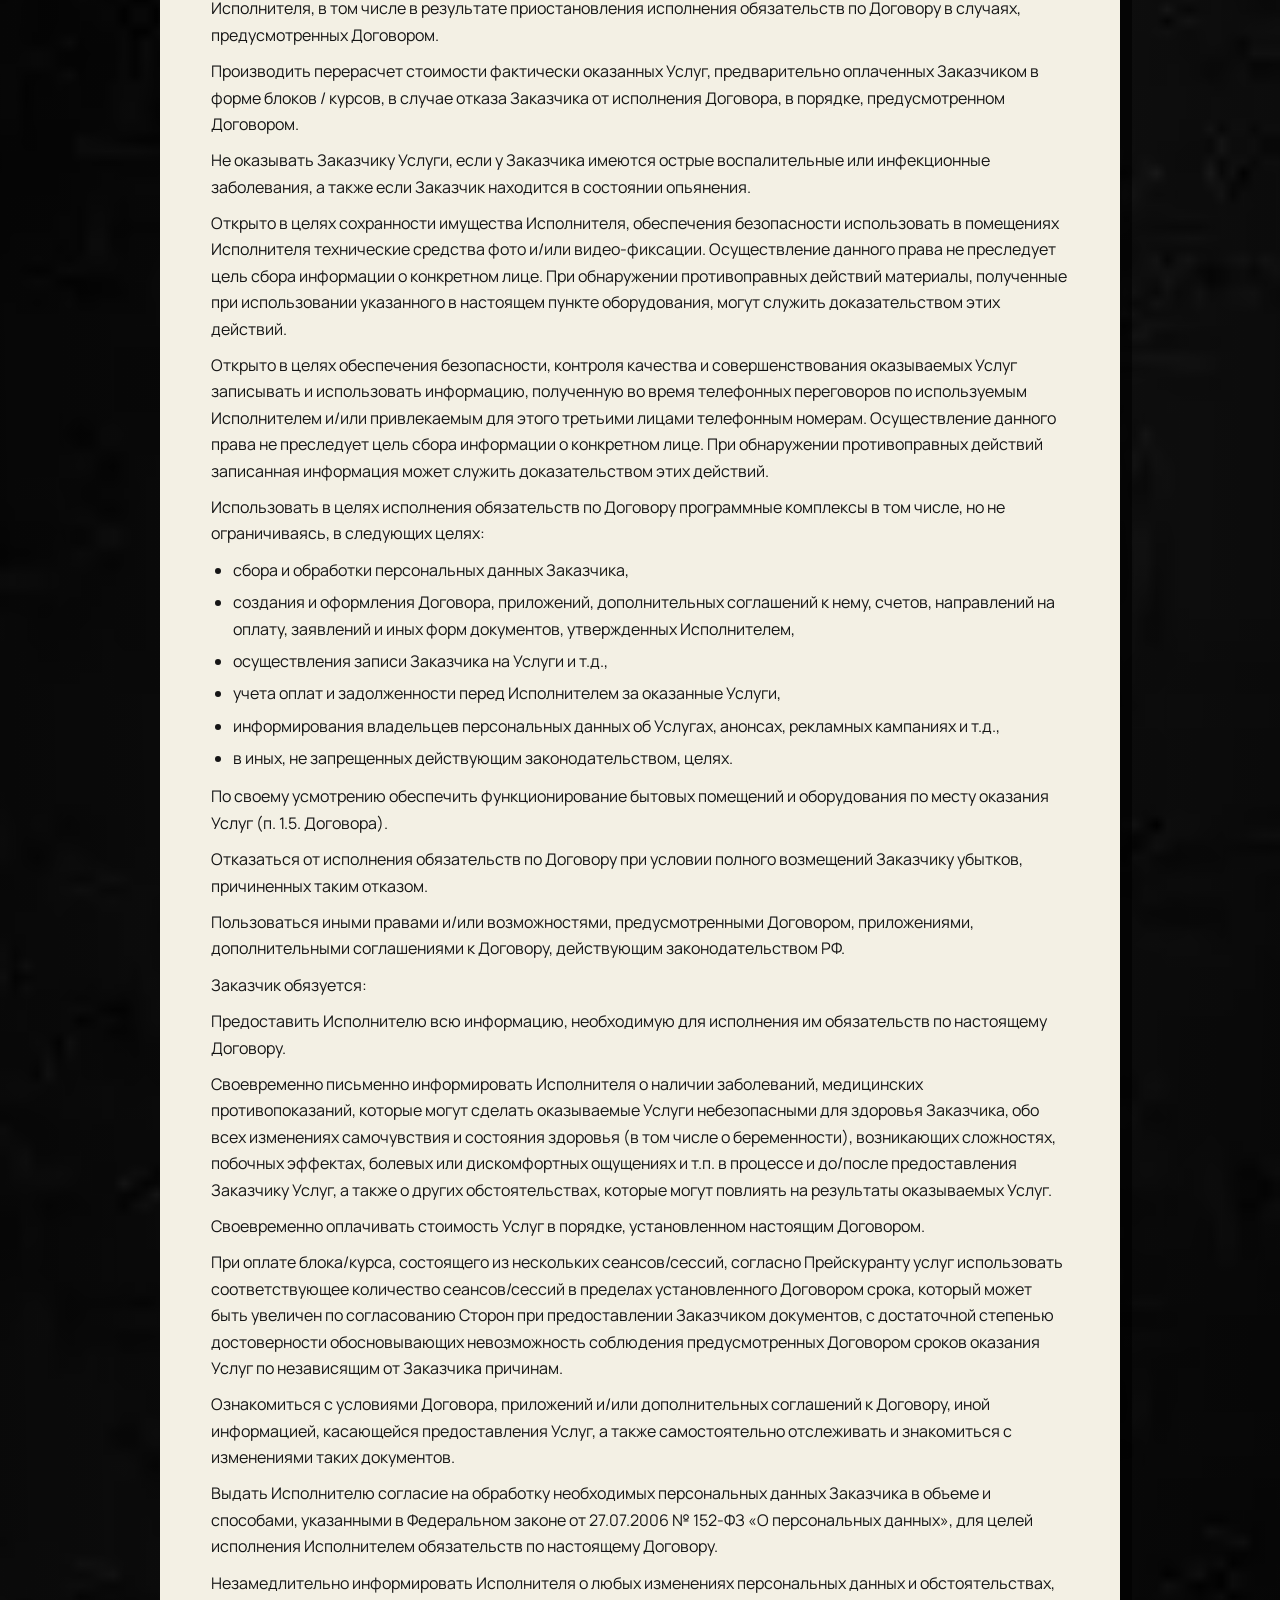
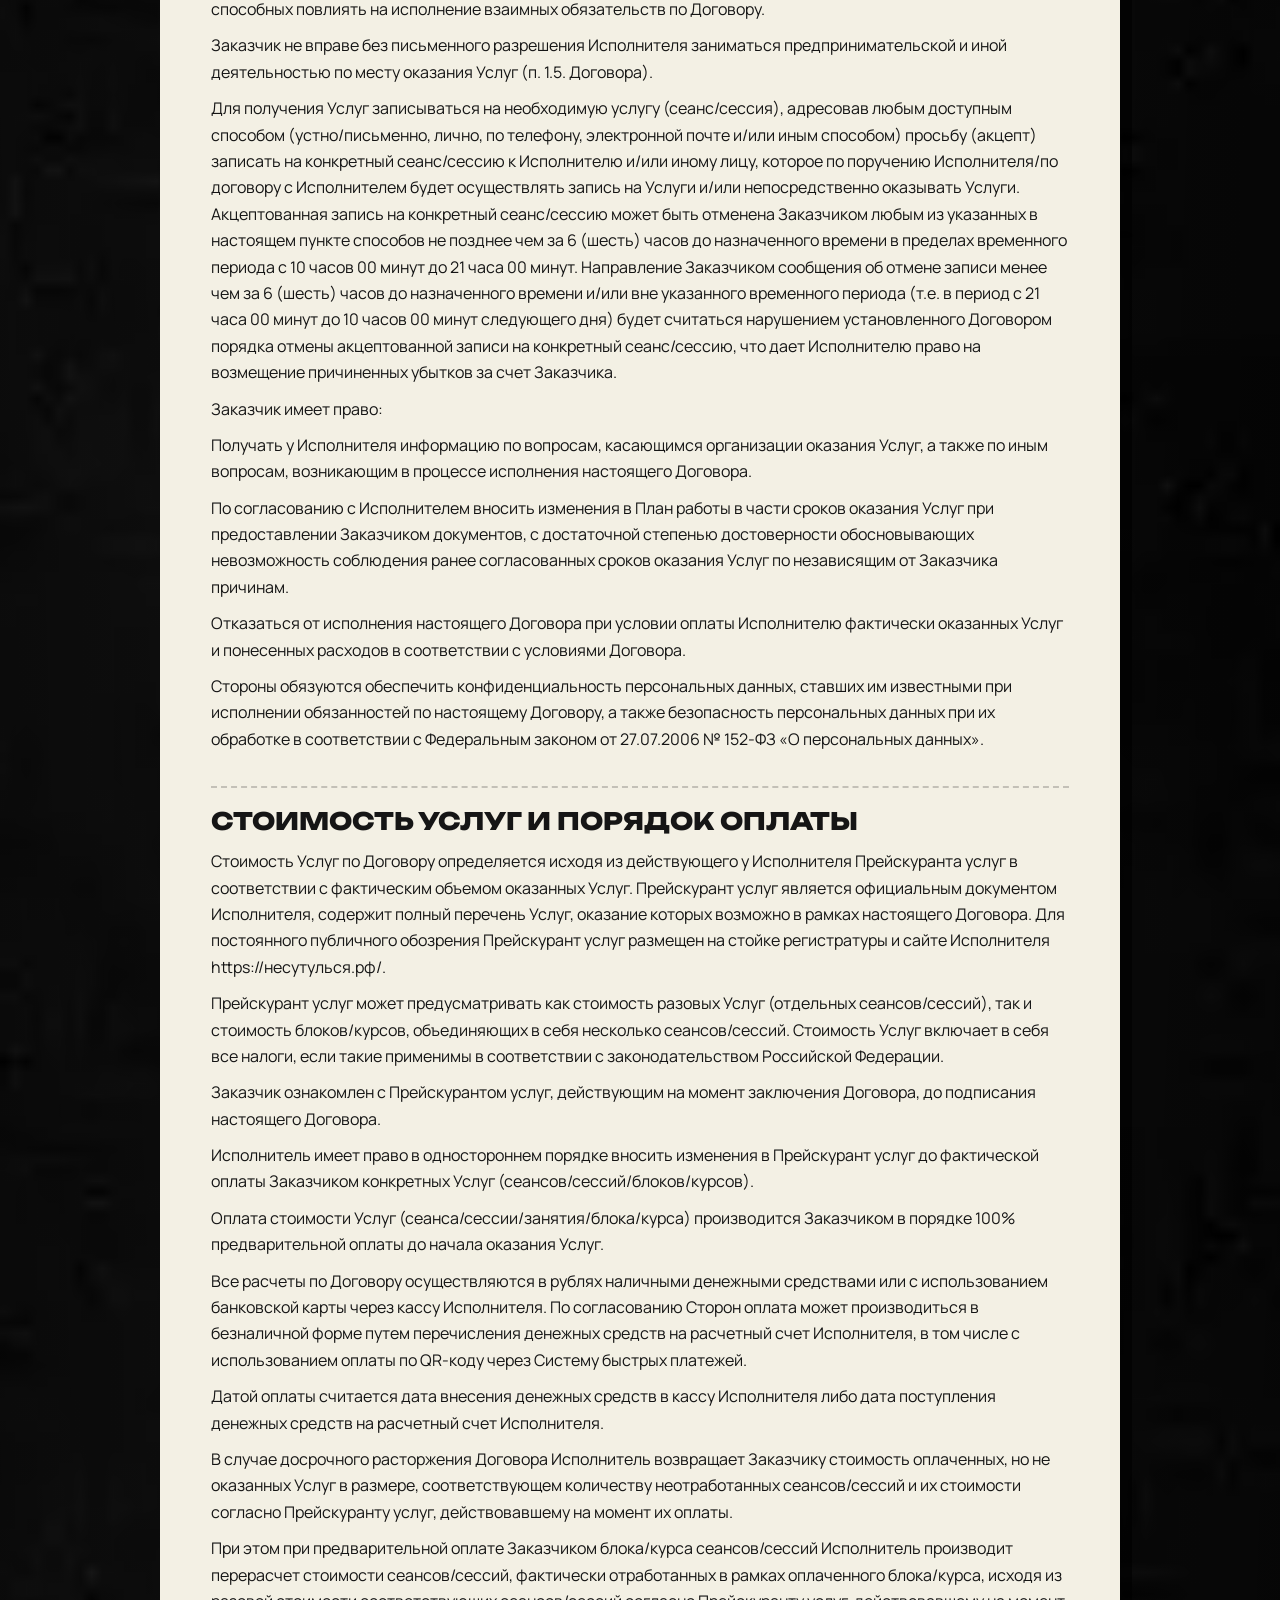
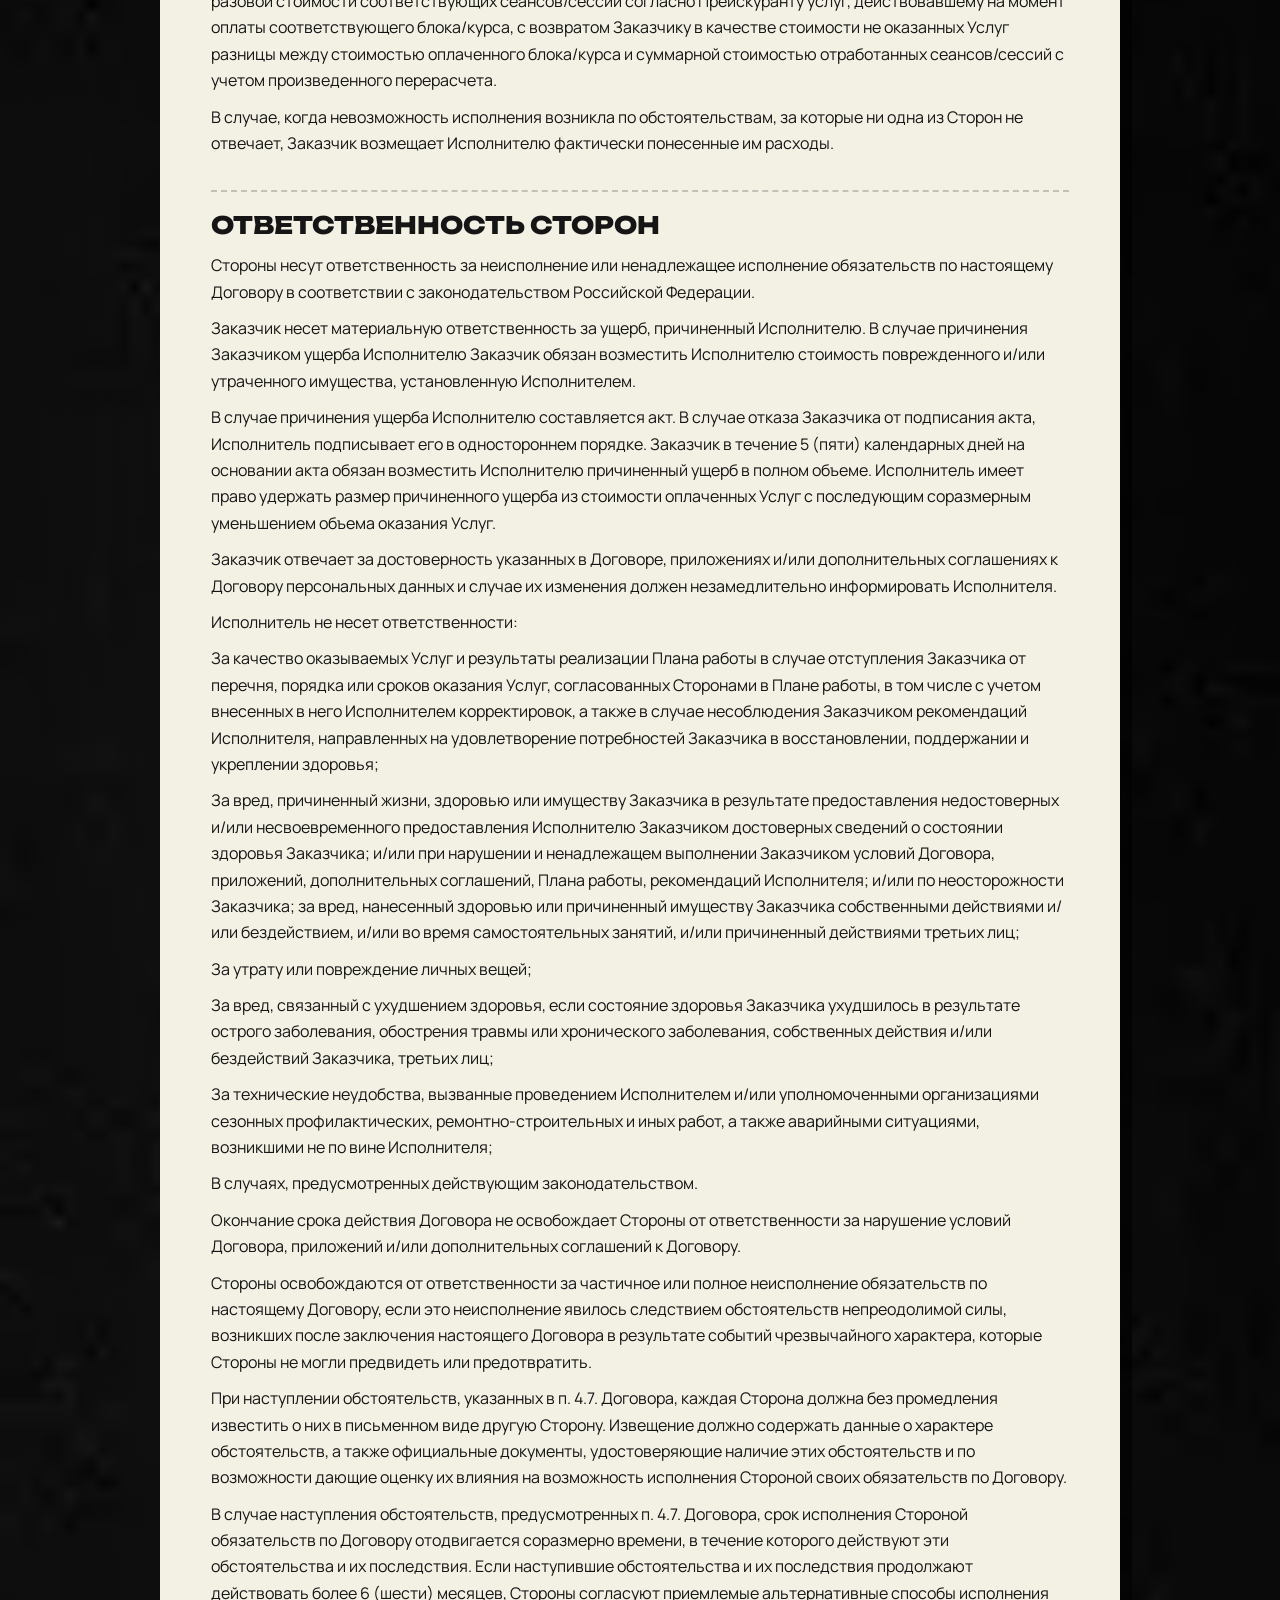
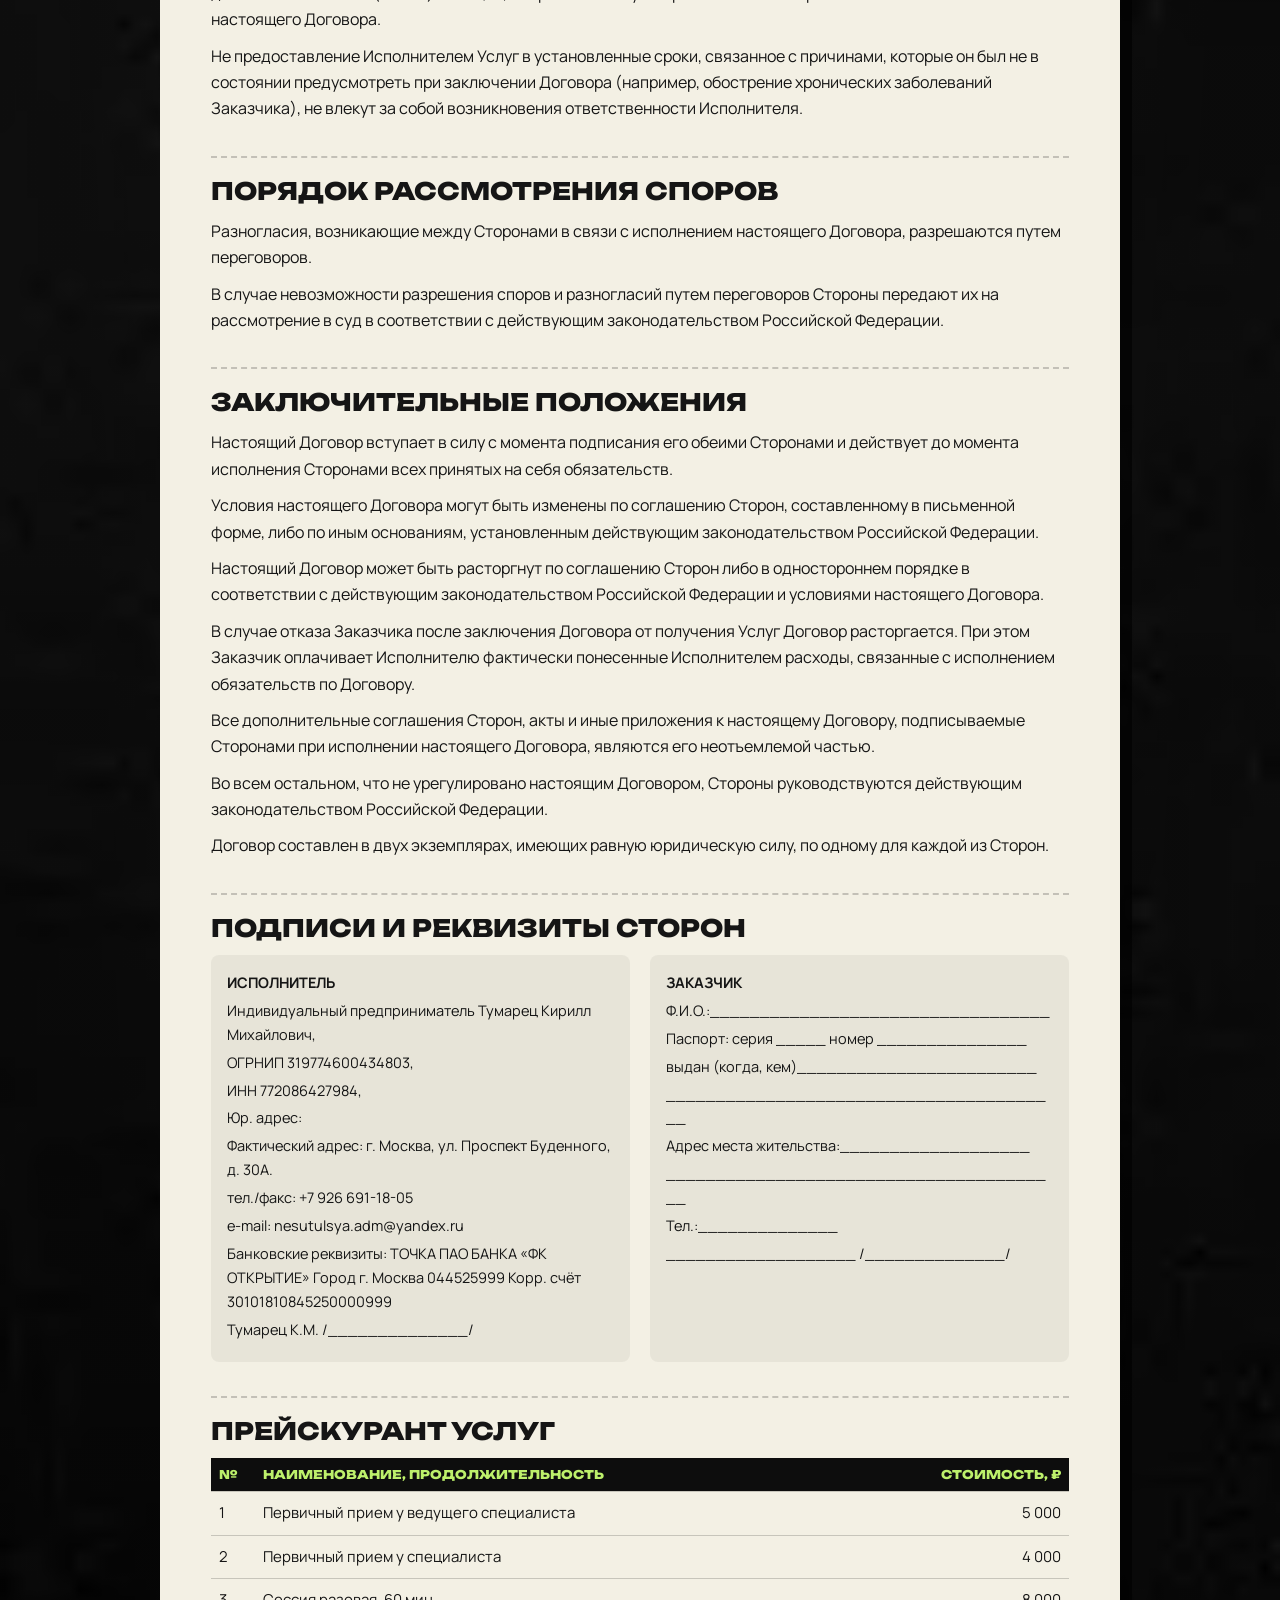
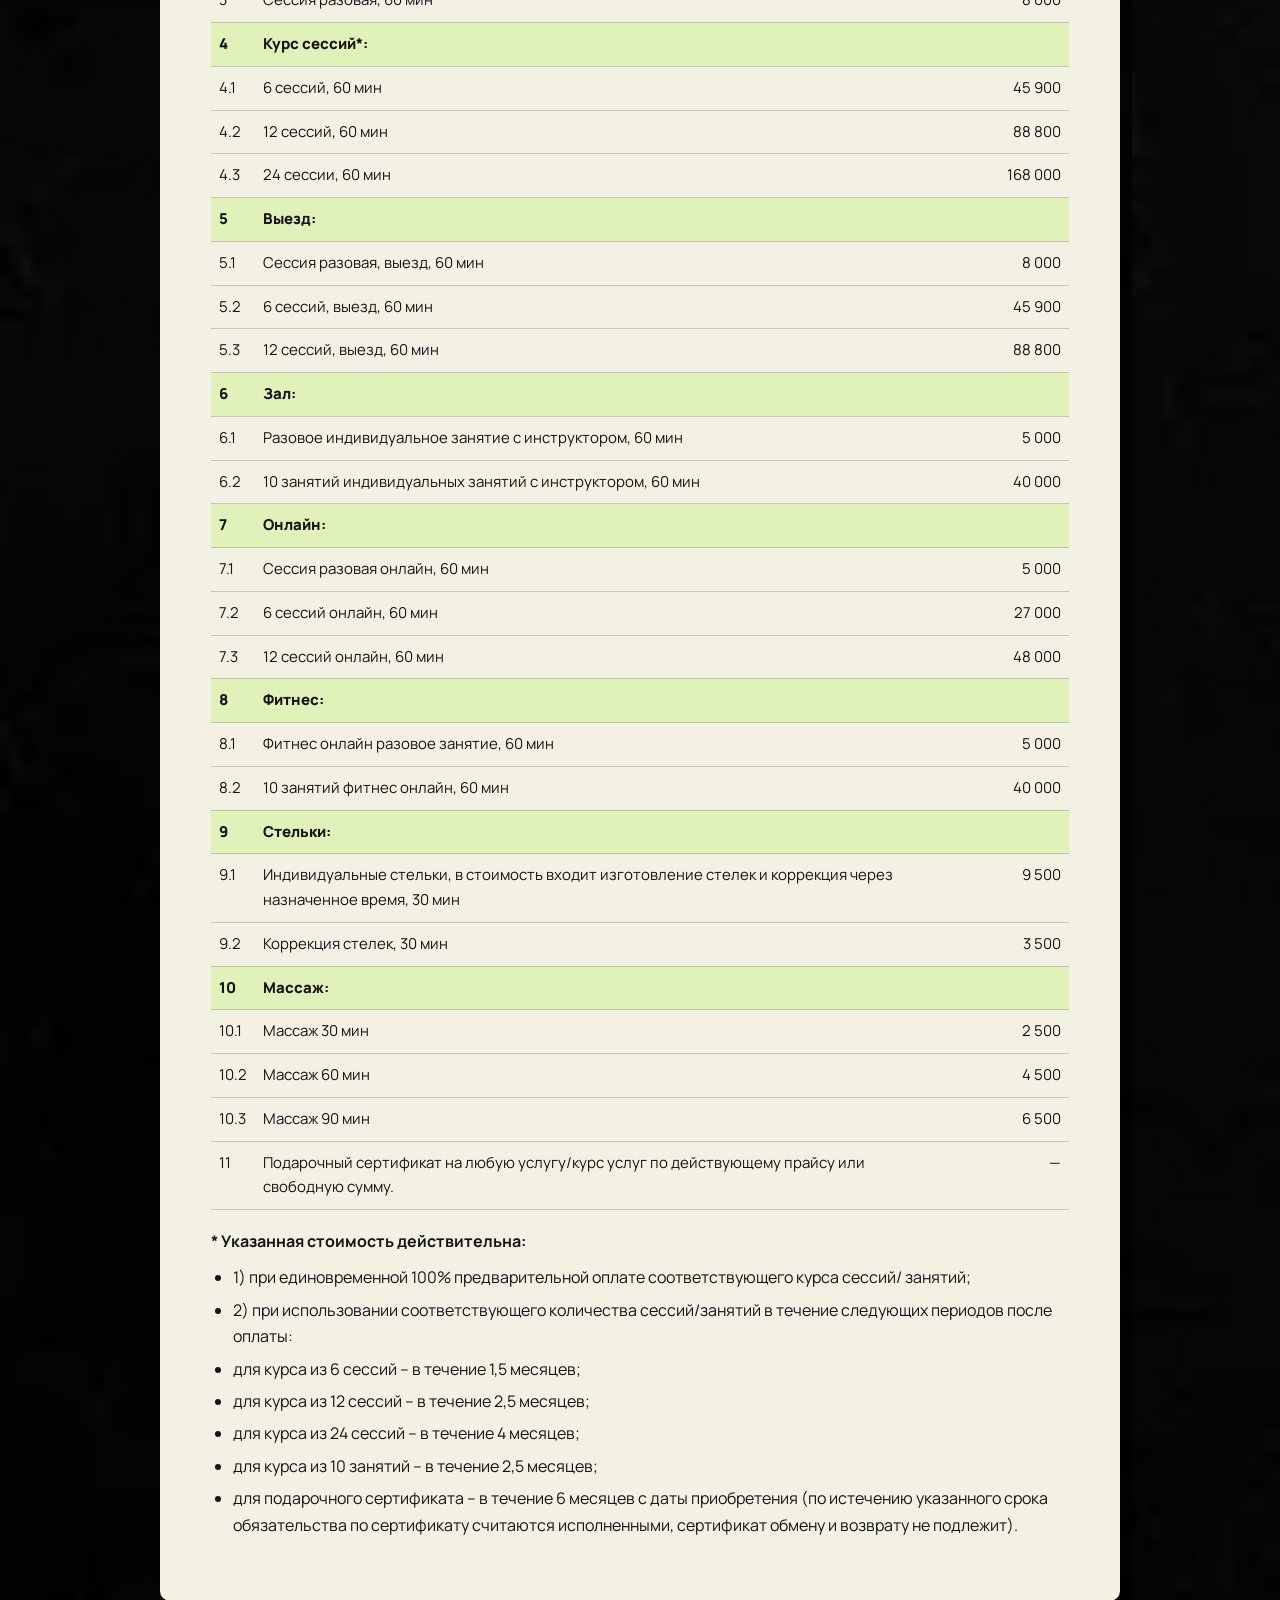
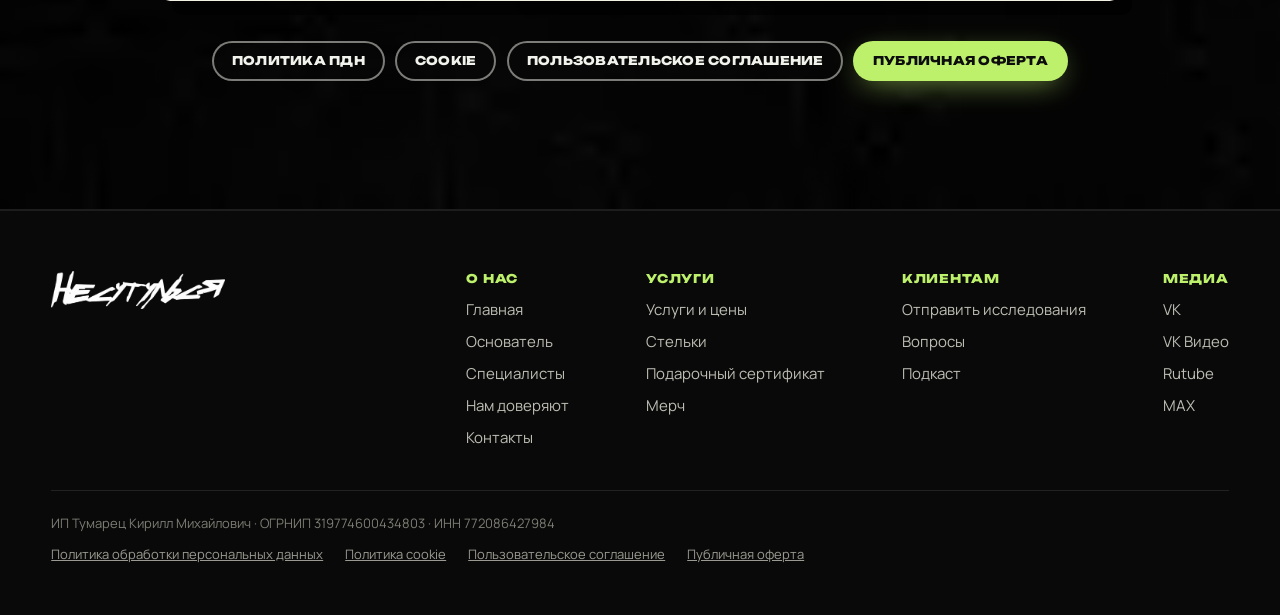
<file: oferta/index.html>
<!doctype html>
<html lang="ru">
<head>
<meta charset="utf-8">
<meta name="viewport" content="width=device-width, initial-scale=1, viewport-fit=cover">
<title>Публичная оферта на оказание услуг — «НеСутулься»</title>
<meta name="description" content="Публичная оферта ИП Тумарца К.М. («НеСутулься») на оказание услуг от 24.01.2026 и прейскурант услуг.">
<meta name="theme-color" content="#0d0d0d">
<link rel="canonical" href="https://usupovsdadm-dotcom.github.io/nesutulsya/oferta/">
<meta property="og:type" content="website">
<meta property="og:locale" content="ru_RU">
<meta property="og:site_name" content="НеСутулься">
<meta property="og:title" content="Публичная оферта на оказание услуг — «НеСутулься»">
<meta property="og:description" content="Публичная оферта ИП Тумарца К.М. («НеСутулься») на оказание услуг от 24.01.2026 и прейскурант услуг.">
<meta property="og:url" content="https://usupovsdadm-dotcom.github.io/nesutulsya/oferta/">
<meta property="og:image" content="https://usupovsdadm-dotcom.github.io/nesutulsya/assets/og-image.jpg">
<meta property="og:image:width" content="1200">
<meta property="og:image:height" content="630">
<meta name="twitter:card" content="summary_large_image">
<link rel="icon" href="../assets/favicon.ico?v=2" sizes="any">
<link rel="icon" type="image/png" sizes="32x32" href="../assets/favicon-32.png?v=2">
<link rel="icon" type="image/png" sizes="192x192" href="../assets/icon-192.png?v=2">
<link rel="icon" type="image/png" sizes="512x512" href="../assets/icon-512.png?v=2">
<link rel="apple-touch-icon" href="../assets/apple-touch-icon.png?v=2">
<link rel="preload" href="../assets/fonts/wetpaint.woff2" as="font" type="font/woff2" crossorigin>
<link rel="preload" href="../assets/fonts/unbounded.woff2" as="font" type="font/woff2" crossorigin>
<link rel="preload" href="../assets/fonts/manrope.woff2" as="font" type="font/woff2" crossorigin>
<link rel="stylesheet" href="../css/style.css?v=9">
</head>
<body>
<a class="skip" href="#main">К содержимому</a>
<canvas id="sprayCursor" class="spray-canvas" aria-hidden="true"></canvas>
<div class="can-cursor" id="canCursor" aria-hidden="true"><svg viewBox="0 0 40 64"><rect x="9" y="16" width="22" height="44" rx="5" fill="#bdf06b" stroke="#0d0d0d" stroke-width="2"/><rect x="13" y="8" width="14" height="10" rx="2" fill="#f2f2ec" stroke="#0d0d0d" stroke-width="2"/><rect x="17" y="2" width="6" height="7" rx="1" fill="#ff2d8a" stroke="#0d0d0d" stroke-width="2"/><path d="M9 34h22" stroke="#0d0d0d" stroke-width="2"/><text x="20" y="50" font-size="9" text-anchor="middle" font-family="Unbounded,sans-serif" font-weight="800" fill="#0d0d0d">НС</text></svg></div>
<div class="progress" aria-hidden="true"><i id="progressBar"></i></div>

<!-- @hdr -->
<header class="hdr" id="hdr">
  <a class="hdr__logo" href="../" aria-label="НеСутулься — на главную"><img src="../assets/img/logo.webp" alt="НеСутулься" width="900" height="197"></a>
  <nav class="hdr__nav" aria-label="Разделы сайта">
    <a href="../">Главная</a><a href="../shop/">Услуги</a><a href="../founder/">Основатель</a><a href="../#team">Специалисты</a><a href="../friends/">Нам доверяют</a><a href="../orto/">Стельки</a><a href="../store/">Мерч</a><a href="../#contacts">Контакты</a>
  </nav>
  <div class="hdr__right">
    <span class="status" data-status><i></i><span>10:00–21:00 МСК</span></span>
    <a class="hdr__phone" href="tel:+79266911805">+7 926 691-18-05</a>
    <a class="btn btn--sm btn--lime magnetic" href="../#zapis">Записаться</a>
    <button class="burger" id="burger" aria-label="Меню" aria-expanded="false" aria-controls="mnav"><span></span><span></span><span></span></button>
  </div>
</header>

<div class="mnav" id="mnav" aria-hidden="true">
  <nav aria-label="Меню">
    <a href="../">Главная</a><a href="../shop/">Услуги</a><a href="../founder/">Основатель</a><a href="../#team">Специалисты</a><a href="../friends/">Нам доверяют</a><a href="../orto/">Стельки</a><a href="../store/">Мерч</a><a href="../#contacts">Контакты</a><a href="../#zapis">Запись · 5&nbsp;000&nbsp;₽</a>
  </nav>
  <div class="mnav__foot"><a href="tel:+79266911805">+7 926 691-18-05</a><span data-status class="status"><i></i><span>10:00–21:00 МСК</span></span></div>
</div>
<!-- /@hdr -->

<main id="main">
<section class="phero sec-head" id="top" style="text-align:left;max-width:none;margin:0">
  <div class="phero__wall" data-speed="0.2" aria-hidden="true"></div>
  <div class="splat splat--1" data-speed="-0.12" aria-hidden="true"></div>
  <div class="phero__inner"><div class="phero__copy"><nav class="crumbs reveal" aria-label="Хлебные крошки"><a href="../">Главная</a><span aria-hidden="true">/</span><span aria-current="page">Публичная оферта на оказание услуг от 24.01.2026</span></nav><p class="label-tape reveal">Документы</p><h1 class="spray-title" data-text="ОФЕРТА">ОФЕРТА</h1><svg class="scrib" viewBox="0 0 300 24" preserveAspectRatio="none" aria-hidden="true"><path d="M3 15 C 40 4, 80 22, 120 12 S 200 4, 240 14 S 285 18, 297 9" pathLength="1"/></svg><p class="phero__sub reveal">Публичная оферта на оказание услуг от 24.01.2026</p></div></div>
</section>
<section class="sec sec--concrete" style="padding-top:60px">
  <div class="legal-meta"><p>г. Москва · ИП Тумарец Кирилл Михайлович</p><a class="btn btn--lime magnetic" href="../assets/docs/oferta.docx" download><span>Скачать DOCX</span></a></div>
  <article class="prose">
<p>г. Москва</p>
<p>Настоящая публичная оферта адресована неопределенному кругу физических лиц (граждан) и является предложением Индивидуального предпринимателя Тумареца Кирилла Михайловича (ОГРНИП 319774600434803, ИНН 772086427984), именуемый в дальнейшем «Исполнитель», заключить договор возмездного оказания услуг с именуемым(ой) в дальнейшем «Заказчик», далее при совместном упоминании именуемые «Стороны», на изложенных ниже условиях в соответствии с п.2 ст.437 ГК РФ.</p>
<h2>Предмет Договора</h2>
<p>Исполнитель обязуется обеспечить оказание самостоятельно или с привлечением третьих лиц Заказчику услуг по организации и проведению физкультурно-оздоровительных мероприятий и иных услуг не являющихся медицинскими, направленных на удовлетворение потребностей Заказчика в восстановлении, поддержании и укреплении здоровья (далее по тексту «Услуги»), а Заказчик обязуется принять указанные услуги и оплатить их стоимость на условиях, предусмотренных настоящим Договором. Конкретный перечень оказываемых Заказчику по настоящему Договору Услуг определяется планом работы с Заказчиком, который является неотъемлемой частью Договора с момента согласования Заказчиком (далее по тексту «План работы»).</p>
<p>Перечень оказываемых Исполнителем Услуг:</p>
<p>Первичный прием инструктора-методиста с составлением Плана работы с Заказчиком в виде конкретного перечня рекомендуемых Заказчику Услуг, форм, сроков и порядка их оказания.</p>
<p>Сессия (комплекс мероприятий, направленных на восстановление моторики суставов, восстановление атрофии мышц, исправление осанки),</p>
<p>Адаптивная физическая культура в форме индивидуальных и/или групповых занятий с инструктором ЛФК,</p>
<p>Адаптивная физическая культура в форме самостоятельных занятий рекомендованными Исполнителем упражнениями по месту оказания Услуг (п. 1.5. Договора),</p>
<p>Массаж (классический),</p>
<p>Комплексная программа для детей (адаптивная физическая культура/массаж), направленная на исправление осанки и предотвращение развития сколиоза.</p>
<p>Услуги, перечисленные в п. 1.2. Договора, являются разными, отделенными по времени и технологическим подходам друг от друга самостоятельными услугами, которые по согласованию Сторон могут оказываться как в форме разовых сеансов/сессий, так и в форме блоков/курсов, объединяющих в себя несколько сеансов/сессий, которые могут проходить в формате очной встречи или онлайн.</p>
<p>План работы, согласованный Сторонами на первичном приеме (п. 1.2.1. Договора), в ходе его реализации (до/после каждого сеанса/сессии) может быть скорректирован на основе рекомендаций Исполнителя с письменного согласия Заказчика. Отказ Заказчика от внесения изменений в План работы также оформляется письменно с разъяснением ему последствий такого отказа. В том случае, если Исполнитель придет к выводу, что без внесения изменений в План работы оказание Услуг по настоящему Договору невозможно либо приведет к значительным негативным последствиям для Заказчика, Стороны обсудят возможность расторжения настоящего Договора с компенсацией Исполнителю фактически понесенных затрат.</p>
<p>Исполнитель оказывает Услуги по адресу: 105118, г. Москва, ул. Проспект Буденного, д. 30А.</p>
<p>Сроки оказания Услуг определяются Планом работы, в который могут вноситься изменения по согласованию Сторон в соответствии с условиями Договора.</p>
<p>Исполнитель гарантирует наличие у него и привлекаемых им для оказания Услуг по Договору третьих лиц необходимой квалификации, знаний и профессиональных навыков.</p>
<p>Заказчик подтверждает, что на момент подписания настоящего Договора Исполнитель ознакомил Заказчика с Прейскурантом услуг, и осознает, что несоблюдение указаний (рекомендаций) Исполнителя, в том числе составленного Плана работы, могут снизить качество предоставляемых Услуг, повлечь за собой невозможность их завершения в срок или отрицательно сказаться на состоянии здоровья Заказчика.</p>
<h2>Права и обязанности Сторон</h2>
<p>Исполнитель обязуется:</p>
<p>Обеспечивать надлежащее качество оказываемых Услуг.</p>
<p>Обеспечивать надлежащее функционирование оборудования и инвентаря, вспомогательного оборудования, предназначенного для оказания Услуг.</p>
<p>Оказывать Услуги с соблюдением требований безопасности для жизни, здоровья и имущества Заказчика, а также обеспечить соответствие оборудования, снаряжения, инвентаря требованиям безопасности, установленным в нормативной документации на них, и использовать их в соответствии с правилами, изложенными в эксплуатационной документации предприятия-изготовителя.</p>
<p>Предоставлять Заказчику по его требованию и в доступной для него форме информацию о возможных вариантах и последствиях оказания Услуг по Договору, а также об ожидаемых результатах оказания Услуг по Договору.</p>
<p>Обеспечить сохранность информации, относящейся к оказанию Услуг Заказчику по Договору, за исключением случаев, предусмотренных законодательством РФ, и/или при наличии письменного согласия Заказчика на раскрытие такой информации третьим лицам.</p>
<p>Исполнитель имеет право:</p>
<p>Предоставлять Услуги в порядке и в соответствии с Договором, приложениями и/или дополнительными соглашениями к Договору.</p>
<p>Привлекать третьих лиц для оказания Услуг по Договору.</p>
<p>Запрашивать и получать от Заказчика сведения и документы, необходимые для исполнения своих обязательств по Договору, а также для оценки Исполнителем правомерности требований и их удовлетворения. В случае непредставления либо неполного или неверного представления Заказчиком информации Исполнитель имеет право приостановить исполнение своих обязательств по Договору до предоставления необходимой информации.</p>
<p>В одностороннем порядке устанавливать перечень и стоимость Услуг в форме прейскуранта услуг (далее по тексту «Прейскурант услуг»), а также изменять Прейскурант услуг в одностороннем порядке без предварительного уведомления Заказчика в соответствии с условиями Договора.</p>
<p>Требовать оплаты Услуг в соответствии с условиями Договора.</p>
<p>Приостанавливать исполнение обязательств по Договору при несоблюдении Заказчиком Плана работы, в том числе в части сроков оказания Услуг, без согласования с Исполнителем, а также в случае отказа либо уклонения Заказчика от соблюдения рекомендаций Исполнителя.</p>
<p>Производить перерасчет стоимости Услуг, предварительно оплаченных и неиспользованных Заказчиком, в том числе в форме блоков / курсов, в случае внесения изменений в Прейскурант услуг при неиспользовании Заказчиком оплаченных Услуг до истечения установленного Договором срока по причинам, независящим от Исполнителя, в том числе в результате приостановления исполнения обязательств по Договору в случаях, предусмотренных Договором.</p>
<p>Производить перерасчет стоимости фактически оказанных Услуг, предварительно оплаченных Заказчиком в форме блоков / курсов, в случае отказа Заказчика от исполнения Договора, в порядке, предусмотренном Договором.</p>
<p>Не оказывать Заказчику Услуги, если у Заказчика имеются острые воспалительные или инфекционные заболевания, а также если Заказчик находится в состоянии опьянения.</p>
<p>Открыто в целях сохранности имущества Исполнителя, обеспечения безопасности использовать в помещениях Исполнителя технические средства фото и/или видео-фиксации. Осуществление данного права не преследует цель сбора информации о конкретном лице. При обнаружении противоправных действий материалы, полученные при использовании указанного в настоящем пункте оборудования, могут служить доказательством этих действий.</p>
<p>Открыто в целях обеспечения безопасности, контроля качества и совершенствования оказываемых Услуг записывать и использовать информацию, полученную во время телефонных переговоров по используемым Исполнителем и/или привлекаемым для этого третьими лицами телефонным номерам. Осуществление данного права не преследует цель сбора информации о конкретном лице. При обнаружении противоправных действий записанная информация может служить доказательством этих действий.</p>
<p>Использовать в целях исполнения обязательств по Договору программные комплексы в том числе, но не ограничиваясь, в следующих целях:</p>
<ul><li>сбора и обработки персональных данных Заказчика,</li><li>создания и оформления Договора, приложений, дополнительных соглашений к нему, счетов, направлений на оплату, заявлений и иных форм документов, утвержденных Исполнителем,</li><li>осуществления записи Заказчика на Услуги и т.д.,</li><li>учета оплат и задолженности перед Исполнителем за оказанные Услуги,</li><li>информирования владельцев персональных данных об Услугах, анонсах, рекламных кампаниях и т.д.,</li><li>в иных, не запрещенных действующим законодательством, целях.</li></ul>
<p>По своему усмотрению обеспечить функционирование бытовых помещений и оборудования по месту оказания Услуг (п. 1.5. Договора).</p>
<p>Отказаться от исполнения обязательств по Договору при условии полного возмещений Заказчику убытков, причиненных таким отказом.</p>
<p>Пользоваться иными правами и/или возможностями, предусмотренными Договором, приложениями, дополнительными соглашениями к Договору, действующим законодательством РФ.</p>
<p>Заказчик обязуется:</p>
<p>Предоставить Исполнителю всю информацию, необходимую для исполнения им обязательств по настоящему Договору.</p>
<p>Своевременно письменно информировать Исполнителя о наличии заболеваний, медицинских противопоказаний, которые могут сделать оказываемые Услуги небезопасными для здоровья Заказчика, обо всех изменениях самочувствия и состояния здоровья (в том числе о беременности), возникающих сложностях, побочных эффектах, болевых или дискомфортных ощущениях и т.п. в процессе и до/после предоставления Заказчику Услуг, а также о других обстоятельствах, которые могут повлиять на результаты оказываемых Услуг.</p>
<p>Своевременно оплачивать стоимость Услуг в порядке, установленном настоящим Договором.</p>
<p>При оплате блока/курса, состоящего из нескольких сеансов/сессий, согласно Прейскуранту услуг использовать соответствующее количество сеансов/сессий в пределах установленного Договором срока, который может быть увеличен по согласованию Сторон при предоставлении Заказчиком документов, с достаточной степенью достоверности обосновывающих невозможность соблюдения предусмотренных Договором сроков оказания Услуг по независящим от Заказчика причинам.</p>
<p>Ознакомиться с условиями Договора, приложений и/или дополнительных соглашений к Договору, иной информацией, касающейся предоставления Услуг, а также самостоятельно отслеживать и знакомиться с изменениями таких документов.</p>
<p>Выдать Исполнителю согласие на обработку необходимых персональных данных Заказчика в объеме и способами, указанными в Федеральном законе от 27.07.2006 № 152-ФЗ «О персональных данных», для целей исполнения Исполнителем обязательств по настоящему Договору.</p>
<p>Незамедлительно информировать Исполнителя о любых изменениях персональных данных и обстоятельствах, способных повлиять на исполнение взаимных обязательств по Договору.</p>
<p>Заказчик не вправе без письменного разрешения Исполнителя заниматься предпринимательской и иной деятельностью по месту оказания Услуг (п. 1.5. Договора).</p>
<p>Для получения Услуг записываться на необходимую услугу (сеанс/сессия), адресовав любым доступным способом (устно/письменно, лично, по телефону, электронной почте и/или иным способом) просьбу (акцепт) записать на конкретный сеанс/сессию к Исполнителю и/или иному лицу, которое по поручению Исполнителя/по договору с Исполнителем будет осуществлять запись на Услуги и/или непосредственно оказывать Услуги. Акцептованная запись на конкретный сеанс/сессию может быть отменена Заказчиком любым из указанных в настоящем пункте способов не позднее чем за 6 (шесть) часов до назначенного времени в пределах временного периода с 10 часов 00 минут до 21 часа 00 минут. Направление Заказчиком сообщения об отмене записи менее чем за 6 (шесть) часов до назначенного времени и/или вне указанного временного периода (т.е. в период с 21 часа 00 минут до 10 часов 00 минут следующего дня) будет считаться нарушением установленного Договором порядка отмены акцептованной записи на конкретный сеанс/сессию, что дает Исполнителю право на возмещение причиненных убытков за счет Заказчика.</p>
<p>Заказчик имеет право:</p>
<p>Получать у Исполнителя информацию по вопросам, касающимся организации оказания Услуг, а также по иным вопросам, возникающим в процессе исполнения настоящего Договора.</p>
<p>По согласованию с Исполнителем вносить изменения в План работы в части сроков оказания Услуг при предоставлении Заказчиком документов, с достаточной степенью достоверности обосновывающих невозможность соблюдения ранее согласованных сроков оказания Услуг по независящим от Заказчика причинам.</p>
<p>Отказаться от исполнения настоящего Договора при условии оплаты Исполнителю фактически оказанных Услуг и понесенных расходов в соответствии с условиями Договора.</p>
<p>Стороны обязуются обеспечить конфиденциальность персональных данных, ставших им известными при исполнении обязанностей по настоящему Договору, а также безопасность персональных данных при их обработке в соответствии с Федеральным законом от 27.07.2006 № 152-ФЗ «О персональных данных».</p>
<h2>Стоимость Услуг и порядок оплаты</h2>
<p>Стоимость Услуг по Договору определяется исходя из действующего у Исполнителя Прейскуранта услуг в соответствии с фактическим объемом оказанных Услуг. Прейскурант услуг является официальным документом Исполнителя, содержит полный перечень Услуг, оказание которых возможно в рамках настоящего Договора. Для постоянного публичного обозрения Прейскурант услуг размещен на стойке регистратуры и сайте Исполнителя https://несутулься.рф/.</p>
<p>Прейскурант услуг может предусматривать как стоимость разовых Услуг (отдельных сеансов/сессий), так и стоимость блоков/курсов, объединяющих в себя несколько сеансов/сессий. Стоимость Услуг включает в себя все налоги, если такие применимы в соответствии с законодательством Российской Федерации.</p>
<p>Заказчик ознакомлен с Прейскурантом услуг, действующим на момент заключения Договора, до подписания настоящего Договора.</p>
<p>Исполнитель имеет право в одностороннем порядке вносить изменения в Прейскурант услуг до фактической оплаты Заказчиком конкретных Услуг (сеансов/сессий/блоков/курсов).</p>
<p>Оплата стоимости Услуг (сеанса/сессии/занятия/блока/курса) производится Заказчиком в порядке 100% предварительной оплаты до начала оказания Услуг.</p>
<p>Все расчеты по Договору осуществляются в рублях наличными денежными средствами или с использованием банковской карты через кассу Исполнителя. По согласованию Сторон оплата может производиться в безналичной форме путем перечисления денежных средств на расчетный счет Исполнителя, в том числе с использованием оплаты по QR-коду через Систему быстрых платежей.</p>
<p>Датой оплаты считается дата внесения денежных средств в кассу Исполнителя либо дата поступления денежных средств на расчетный счет Исполнителя.</p>
<p>В случае досрочного расторжения Договора Исполнитель возвращает Заказчику стоимость оплаченных, но не оказанных Услуг в размере, соответствующем количеству неотработанных сеансов/сессий и их стоимости согласно Прейскуранту услуг, действовавшему на момент их оплаты.</p>
<p>При этом при предварительной оплате Заказчиком блока/курса сеансов/сессий Исполнитель производит перерасчет стоимости сеансов/сессий, фактически отработанных в рамках оплаченного блока/курса, исходя из разовой стоимости соответствующих сеансов/сессий согласно Прейскуранту услуг, действовавшему на момент оплаты соответствующего блока/курса, с возвратом Заказчику в качестве стоимости не оказанных Услуг разницы между стоимостью оплаченного блока/курса и суммарной стоимостью отработанных сеансов/сессий с учетом произведенного перерасчета.</p>
<p>В случае, когда невозможность исполнения возникла по обстоятельствам, за которые ни одна из Сторон не отвечает, Заказчик возмещает Исполнителю фактически понесенные им расходы.</p>
<h2>Ответственность Сторон</h2>
<p>Стороны несут ответственность за неисполнение или ненадлежащее исполнение обязательств по настоящему Договору в соответствии с законодательством Российской Федерации.</p>
<p>Заказчик несет материальную ответственность за ущерб, причиненный Исполнителю. В случае причинения Заказчиком ущерба Исполнителю Заказчик обязан возместить Исполнителю стоимость поврежденного и/или утраченного имущества, установленную Исполнителем.</p>
<p>В случае причинения ущерба Исполнителю составляется акт. В случае отказа Заказчика от подписания акта, Исполнитель подписывает его в одностороннем порядке. Заказчик в течение 5 (пяти) календарных дней на основании акта обязан возместить Исполнителю причиненный ущерб в полном объеме. Исполнитель имеет право удержать размер причиненного ущерба из стоимости оплаченных Услуг с последующим соразмерным уменьшением объема оказания Услуг.</p>
<p>Заказчик отвечает за достоверность указанных в Договоре, приложениях и/или дополнительных соглашениях к Договору персональных данных и случае их изменения должен незамедлительно информировать Исполнителя.</p>
<p>Исполнитель не несет ответственности:</p>
<p>За качество оказываемых Услуг и результаты реализации Плана работы в случае отступления Заказчика от перечня, порядка или сроков оказания Услуг, согласованных Сторонами в Плане работы, в том числе с учетом внесенных в него Исполнителем корректировок, а также в случае несоблюдения Заказчиком рекомендаций Исполнителя, направленных на удовлетворение потребностей Заказчика в восстановлении, поддержании и укреплении здоровья;</p>
<p>За вред, причиненный жизни, здоровью или имуществу Заказчика в результате предоставления недостоверных и/или несвоевременного предоставления Исполнителю Заказчиком достоверных сведений о состоянии здоровья Заказчика; и/или при нарушении и ненадлежащем выполнении Заказчиком условий Договора, приложений, дополнительных соглашений, Плана работы, рекомендаций Исполнителя; и/или по неосторожности Заказчика; за вред, нанесенный здоровью или причиненный имуществу Заказчика собственными действиями и/или бездействием, и/или во время самостоятельных занятий, и/или причиненный действиями третьих лиц;</p>
<p>За утрату или повреждение личных вещей;</p>
<p>За вред, связанный с ухудшением здоровья, если состояние здоровья Заказчика ухудшилось в результате острого заболевания, обострения травмы или хронического заболевания, собственных действия и/или бездействий Заказчика, третьих лиц;</p>
<p>За технические неудобства, вызванные проведением Исполнителем и/или уполномоченными организациями сезонных профилактических, ремонтно-строительных и иных работ, а также аварийными ситуациями, возникшими не по вине Исполнителя;</p>
<p>В случаях, предусмотренных действующим законодательством.</p>
<p>Окончание срока действия Договора не освобождает Стороны от ответственности за нарушение условий Договора, приложений и/или дополнительных соглашений к Договору.</p>
<p>Стороны освобождаются от ответственности за частичное или полное неисполнение обязательств по настоящему Договору, если это неисполнение явилось следствием обстоятельств непреодолимой силы, возникших после заключения настоящего Договора в результате событий чрезвычайного характера, которые Стороны не могли предвидеть или предотвратить.</p>
<p>При наступлении обстоятельств, указанных в п. 4.7. Договора, каждая Сторона должна без промедления известить о них в письменном виде другую Сторону. Извещение должно содержать данные о характере обстоятельств, а также официальные документы, удостоверяющие наличие этих обстоятельств и по возможности дающие оценку их влияния на возможность исполнения Стороной своих обязательств по Договору.</p>
<p>В случае наступления обстоятельств, предусмотренных п. 4.7. Договора, срок исполнения Стороной обязательств по Договору отодвигается соразмерно времени, в течение которого действуют эти обстоятельства и их последствия. Если наступившие обстоятельства и их последствия продолжают действовать более 6 (шести) месяцев, Стороны согласуют приемлемые альтернативные способы исполнения настоящего Договора.</p>
<p>Не предоставление Исполнителем Услуг в установленные сроки, связанное с причинами, которые он был не в состоянии предусмотреть при заключении Договора (например, обострение хронических заболеваний Заказчика), не влекут за собой возникновения ответственности Исполнителя.</p>
<h2>Порядок рассмотрения споров</h2>
<p>Разногласия, возникающие между Сторонами в связи с исполнением настоящего Договора, разрешаются путем переговоров.</p>
<p>В случае невозможности разрешения споров и разногласий путем переговоров Стороны передают их на рассмотрение в суд в соответствии с действующим законодательством Российской Федерации.</p>
<h2>Заключительные положения</h2>
<p>Настоящий Договор вступает в силу с момента подписания его обеими Сторонами и действует до момента исполнения Сторонами всех принятых на себя обязательств.</p>
<p>Условия настоящего Договора могут быть изменены по соглашению Сторон, составленному в письменной форме, либо по иным основаниям, установленным действующим законодательством Российской Федерации.</p>
<p>Настоящий Договор может быть расторгнут по соглашению Сторон либо в одностороннем порядке в соответствии с действующим законодательством Российской Федерации и условиями настоящего Договора.</p>
<p>В случае отказа Заказчика после заключения Договора от получения Услуг Договор расторгается. При этом Заказчик оплачивает Исполнителю фактически понесенные Исполнителем расходы, связанные с исполнением обязательств по Договору.</p>
<p>Все дополнительные соглашения Сторон, акты и иные приложения к настоящему Договору, подписываемые Сторонами при исполнении настоящего Договора, являются его неотъемлемой частью.</p>
<p>Во всем остальном, что не урегулировано настоящим Договором, Стороны руководствуются действующим законодательством Российской Федерации.</p>
<p>Договор составлен в двух экземплярах, имеющих равную юридическую силу, по одному для каждой из Сторон.</p>
<h2>Подписи и реквизиты Сторон</h2><div class="rekv"><div><p><b>ИСПОЛНИТЕЛЬ</b></p><p>Индивидуальный предприниматель Тумарец Кирилл Михайлович,</p><p>ОГРНИП 319774600434803,</p><p>ИНН 772086427984,</p><p>Юр. адрес:</p><p>Фактический адрес: г. Москва, ул. Проспект Буденного, д. 30А.</p><p>тел./факс: +7 926 691-18-05</p><p>e-mail: nesutulsya.adm@yandex.ru</p><p>Банковские реквизиты: ТОЧКА ПАО БАНКА «ФК ОТКРЫТИЕ» Город г. Москва 044525999 Корр. счёт 30101810845250000999</p><p>Тумарец К.М. /______________/</p></div><div><p><b>ЗАКАЗЧИК</b></p><p>Ф.И.О.:__________________________________</p><p>Паспорт: серия _____ номер _______________</p><p>выдан (когда, кем)________________________</p><p>________________________________________</p><p>Адрес места жительства:___________________</p><p>________________________________________</p><p>Тел.:______________</p><p>___________________ /______________/</p></div></div>
<h2 id="price">Прейскурант услуг</h2><table><thead><tr><th>№</th><th>Наименование, продолжительность</th><th>Стоимость, ₽</th></tr></thead><tbody><tr><td>1</td><td>Первичный прием у ведущего специалиста</td><td>5 000</td></tr><tr><td>2</td><td>Первичный прием у специалиста</td><td>4 000</td></tr><tr><td>3</td><td>Сессия разовая, 60 мин</td><td>8 000</td></tr><tr class="grp"><td>4</td><td colspan="2">Курс сессий*:</td></tr><tr><td>4.1</td><td>6 сессий, 60 мин</td><td>45 900</td></tr><tr><td>4.2</td><td>12 сессий, 60 мин</td><td>88 800</td></tr><tr><td>4.3</td><td>24 сессии, 60 мин</td><td>168 000</td></tr><tr class="grp"><td>5</td><td colspan="2">Выезд:</td></tr><tr><td>5.1</td><td>Сессия разовая, выезд, 60 мин</td><td>8 000</td></tr><tr><td>5.2</td><td>6 сессий, выезд, 60 мин</td><td>45 900</td></tr><tr><td>5.3</td><td>12 сессий, выезд, 60 мин</td><td>88 800</td></tr><tr class="grp"><td>6</td><td colspan="2">Зал:</td></tr><tr><td>6.1</td><td>Разовое индивидуальное занятие с инструктором, 60 мин</td><td>5 000</td></tr><tr><td>6.2</td><td>10 занятий индивидуальных занятий с инструктором, 60 мин</td><td>40 000</td></tr><tr class="grp"><td>7</td><td colspan="2">Онлайн:</td></tr><tr><td>7.1</td><td>Сессия разовая онлайн, 60 мин</td><td>5 000</td></tr><tr><td>7.2</td><td>6 сессий онлайн, 60 мин</td><td>27 000</td></tr><tr><td>7.3</td><td>12 сессий онлайн, 60 мин</td><td>48 000</td></tr><tr class="grp"><td>8</td><td colspan="2">Фитнес:</td></tr><tr><td>8.1</td><td>Фитнес онлайн разовое занятие, 60 мин</td><td>5 000</td></tr><tr><td>8.2</td><td>10 занятий фитнес онлайн, 60 мин</td><td>40 000</td></tr><tr class="grp"><td>9</td><td colspan="2">Стельки:</td></tr><tr><td>9.1</td><td>Индивидуальные стельки, в стоимость входит изготовление стелек и коррекция через назначенное время, 30 мин</td><td>9 500</td></tr><tr><td>9.2</td><td>Коррекция стелек, 30 мин</td><td>3 500</td></tr><tr class="grp"><td>10</td><td colspan="2">Массаж:</td></tr><tr><td>10.1</td><td>Массаж 30 мин</td><td>2 500</td></tr><tr><td>10.2</td><td>Массаж 60 мин</td><td>4 500</td></tr><tr><td>10.3</td><td>Массаж 90 мин</td><td>6 500</td></tr><tr><td>11</td><td>Подарочный сертификат на любую услугу/курс услуг по действующему прайсу или свободную сумму.</td><td>—</td></tr></tbody></table>
<p><b>* Указанная стоимость действительна:</b></p><ul><li>1) при единовременной 100% предварительной оплате соответствующего курса сессий/ занятий;</li><li>2) при использовании соответствующего количества сессий/занятий в течение следующих периодов после оплаты:</li><li>для курса из 6 сессий – в течение 1,5 месяцев;</li><li>для курса из 12 сессий – в течение 2,5 месяцев;</li><li>для курса из 24 сессий – в течение 4 месяцев;</li><li>для курса из 10 занятий – в течение 2,5 месяцев;</li><li>для подарочного сертификата – в течение 6 месяцев с даты приобретения (по истечению указанного срока обязательства по сертификату считаются исполненными, сертификат обмену и возврату не подлежит).</li></ul>
  </article>
  <nav class="legal-nav" aria-label="Документы"><a class="btn btn--ghost btn--sm" href="../privacy/">Политика ПДн</a><a class="btn btn--ghost btn--sm" href="../cookie/">Cookie</a><a class="btn btn--ghost btn--sm" href="../ps/">Пользовательское соглашение</a><a class="btn btn--lime btn--sm" href="../oferta/" aria-current="page">Публичная оферта</a></nav>
</section>
</main>

<!-- @ftr -->
<footer class="ftr">
  <div class="ftr__top">
    <img class="ftr__logo" src="../assets/img/logo.webp" alt="НеСутулься" width="900" height="197" loading="lazy">
    <nav class="ftr__nav" aria-label="Карта сайта">
      <div><b>О нас</b><a href="../">Главная</a><a href="../founder/">Основатель</a><a href="../#team">Специалисты</a><a href="../friends/">Нам доверяют</a><a href="../#contacts">Контакты</a></div>
      <div><b>Услуги</b><a href="../shop/">Услуги и цены</a><a href="../orto/">Стельки</a><a href="../shop/#cert">Подарочный сертификат</a><a href="../store/">Мерч</a></div>
      <div><b>Клиентам</b><a href="../patients/">Отправить исследования</a><a href="../#faq">Вопросы</a><a href="https://music.yandex.ru/album/21096211/track/100491307" target="_blank" rel="noopener">Подкаст</a></div>
      <div><b>Медиа</b><a href="https://vk.com/nesutulsyamsk" target="_blank" rel="noopener">VK</a><a href="https://vkvideo.ru/@club231053786" target="_blank" rel="noopener">VK Видео</a><a href="https://rutube.ru/channel/27963576/" target="_blank" rel="noopener">Rutube</a><a href="https://max.ru/id772086427984_biz" target="_blank" rel="noopener">MAX</a></div>
    </nav>
  </div>
  <div class="ftr__bottom">
    <p>ИП Тумарец Кирилл Михайлович · ОГРНИП 319774600434803 · ИНН 772086427984</p>
    <p class="ftr__legal"><a href="../privacy/">Политика обработки персональных данных</a><a href="../cookie/">Политика cookie</a><a href="../ps/">Пользовательское соглашение</a><a href="../oferta/">Публичная оферта</a></p>
  </div>
</footer>

<nav class="mbar" aria-label="Быстрые действия">
  <a href="tel:+79266911805"><svg viewBox="0 0 24 24" aria-hidden="true"><path d="M6.6 10.8a15.1 15.1 0 0 0 6.6 6.6l2.2-2.2c.3-.3.7-.4 1-.2 1.1.4 2.3.6 3.6.6.6 0 1 .4 1 1V20c0 .6-.4 1-1 1A17 17 0 0 1 3 4c0-.6.4-1 1-1h3.5c.6 0 1 .4 1 1 0 1.3.2 2.5.6 3.6.1.3 0 .7-.2 1z"/></svg>Позвонить</a>
  <a href="../#zapis" class="mbar__main">Записаться</a>
  <a href="https://vk.com/nesutulsyamsk" target="_blank" rel="noopener"><svg aria-hidden="true" viewBox="0 0 24 24"><path d="M12.8 17.5C6.6 17.5 3.1 13.3 3 6.3h3.1c.1 5.1 2.3 7.3 4.1 7.7V6.3h2.9v4.4c1.8-.2 3.6-2.2 4.3-4.4h2.9c-.5 2.7-2.5 4.7-3.9 5.5 1.4.7 3.7 2.4 4.5 5.7h-3.2c-.7-2.2-2.4-3.9-4.6-4.1v4.1h-.3z"/></svg>Написать</a>
</nav>

<div class="cookie" id="cookie" role="dialog" aria-label="Использование cookies" hidden>
  <b>Использование cookies</b>
  <p>Используя наш сайт, вы даёте согласие на обработку <a href="../cookie/">файлов cookie</a> и <a href="../privacy/">пользовательских данных</a>. Если вы не хотите, чтобы ваши данные обрабатывались, пожалуйста, покиньте сайт.</p>
  <div class="cookie__btns"><button class="btn btn--ghost" type="button" data-cookie="no">Отказаться</button><button class="btn btn--lime" type="button" data-cookie="yes"><span>Согласиться</span></button></div>
</div>

<div class="lightbox" id="lightbox" hidden><button class="lightbox__x" aria-label="Закрыть">×</button><img alt=""></div>
<!-- /@ftr -->

<script src="../js/main.js?v=9" defer></script>
</body>
</html>
</file>
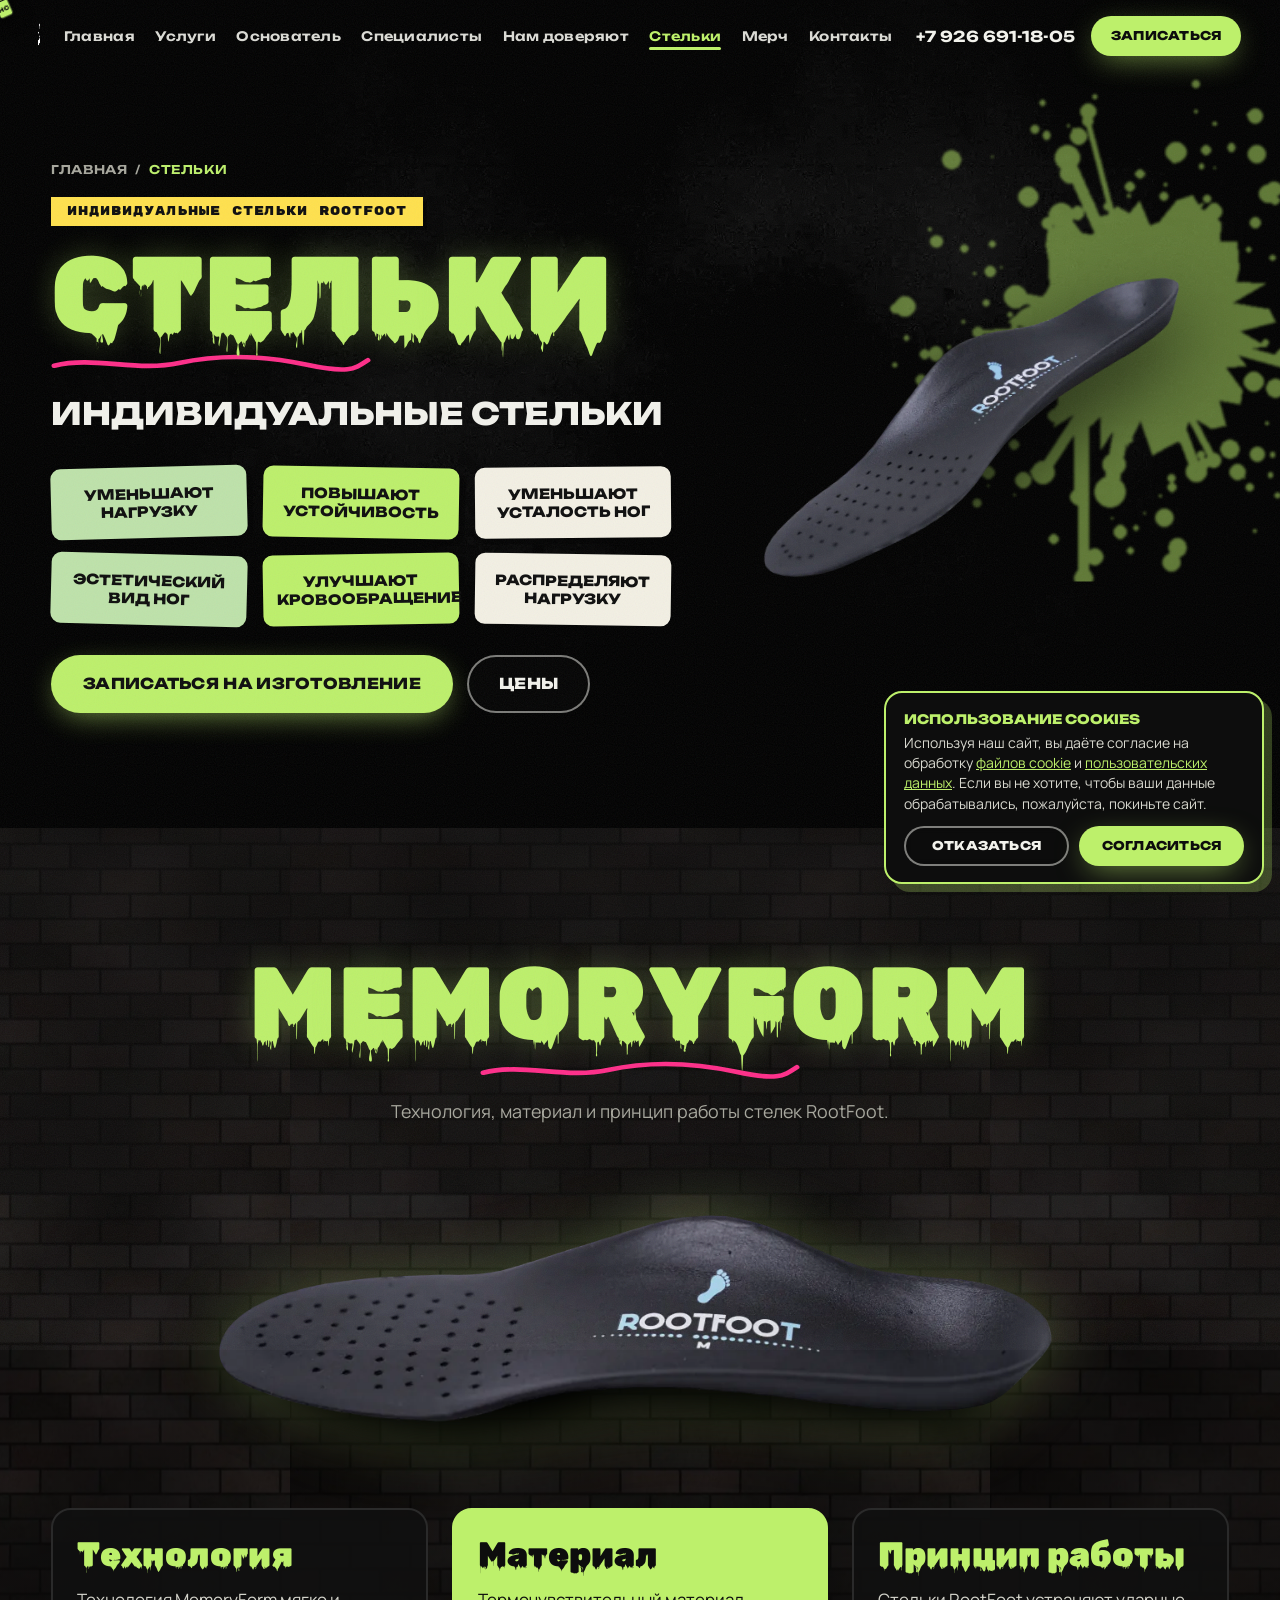
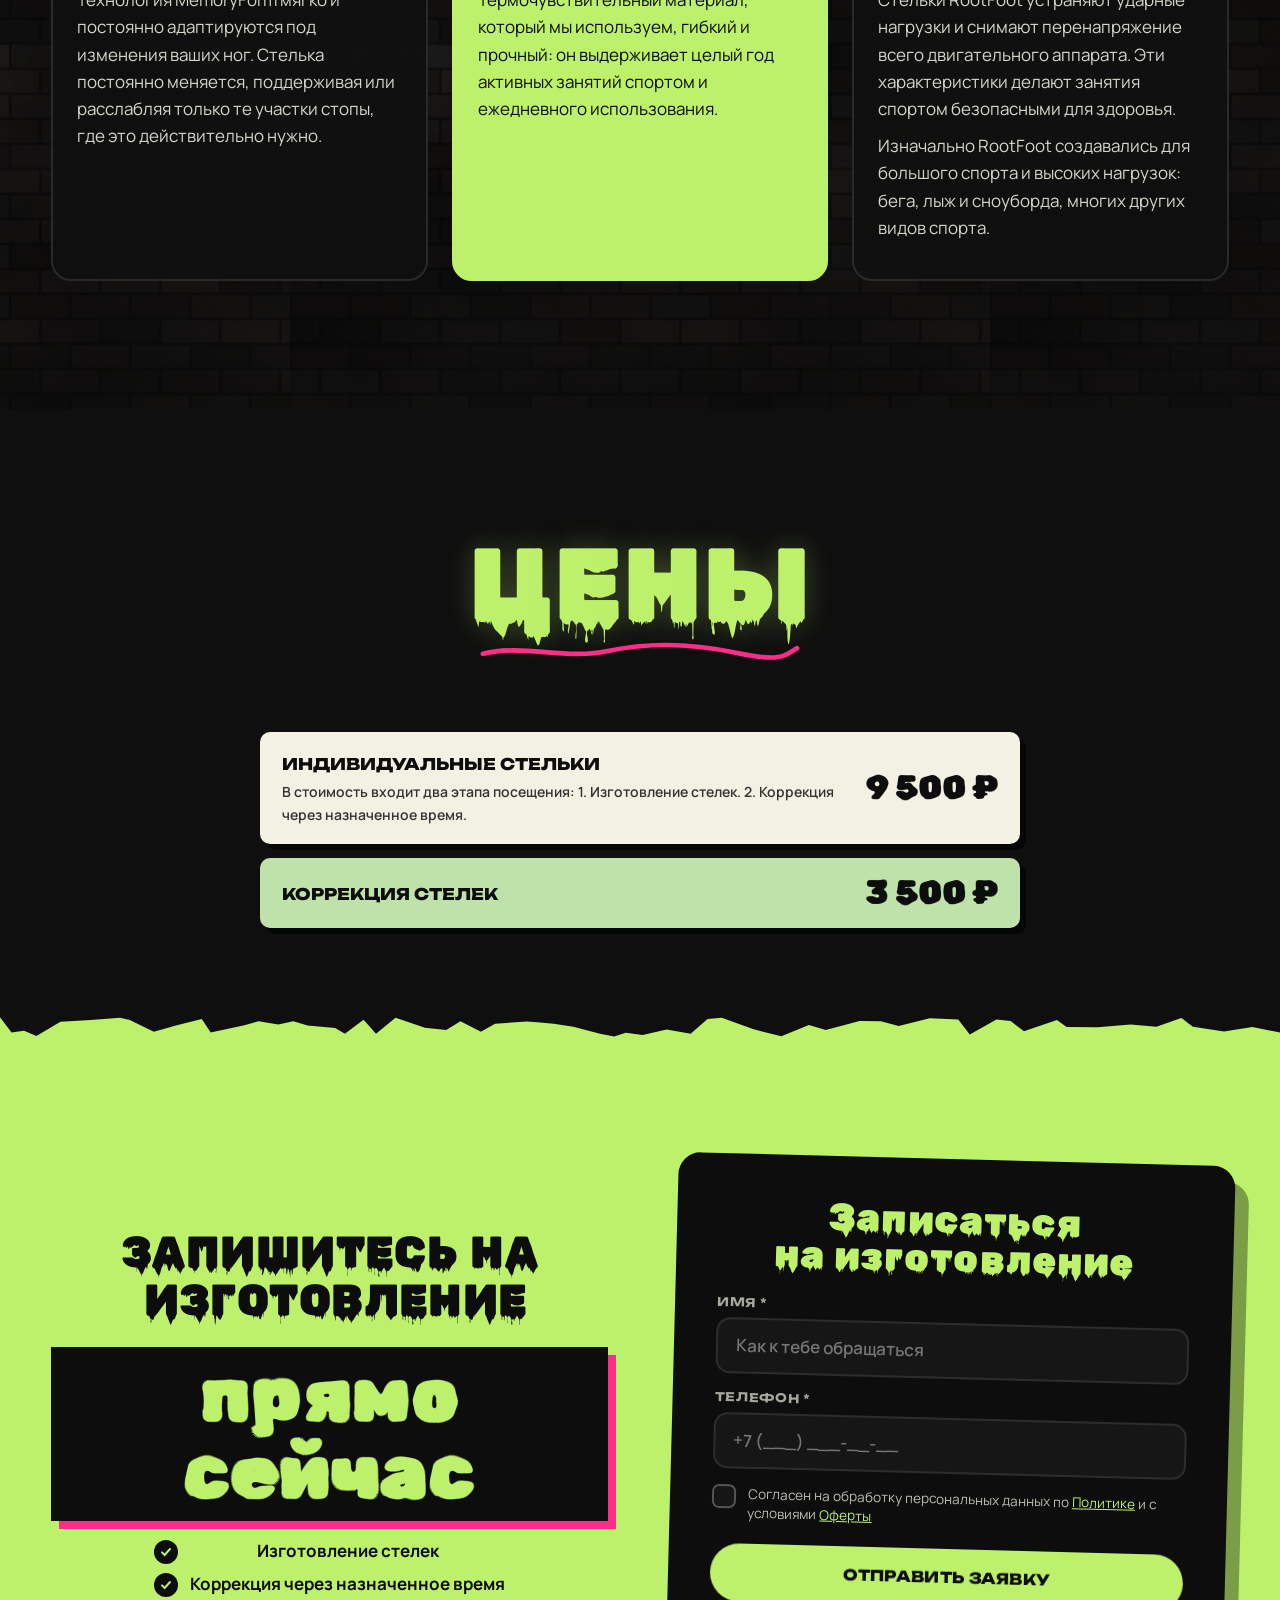
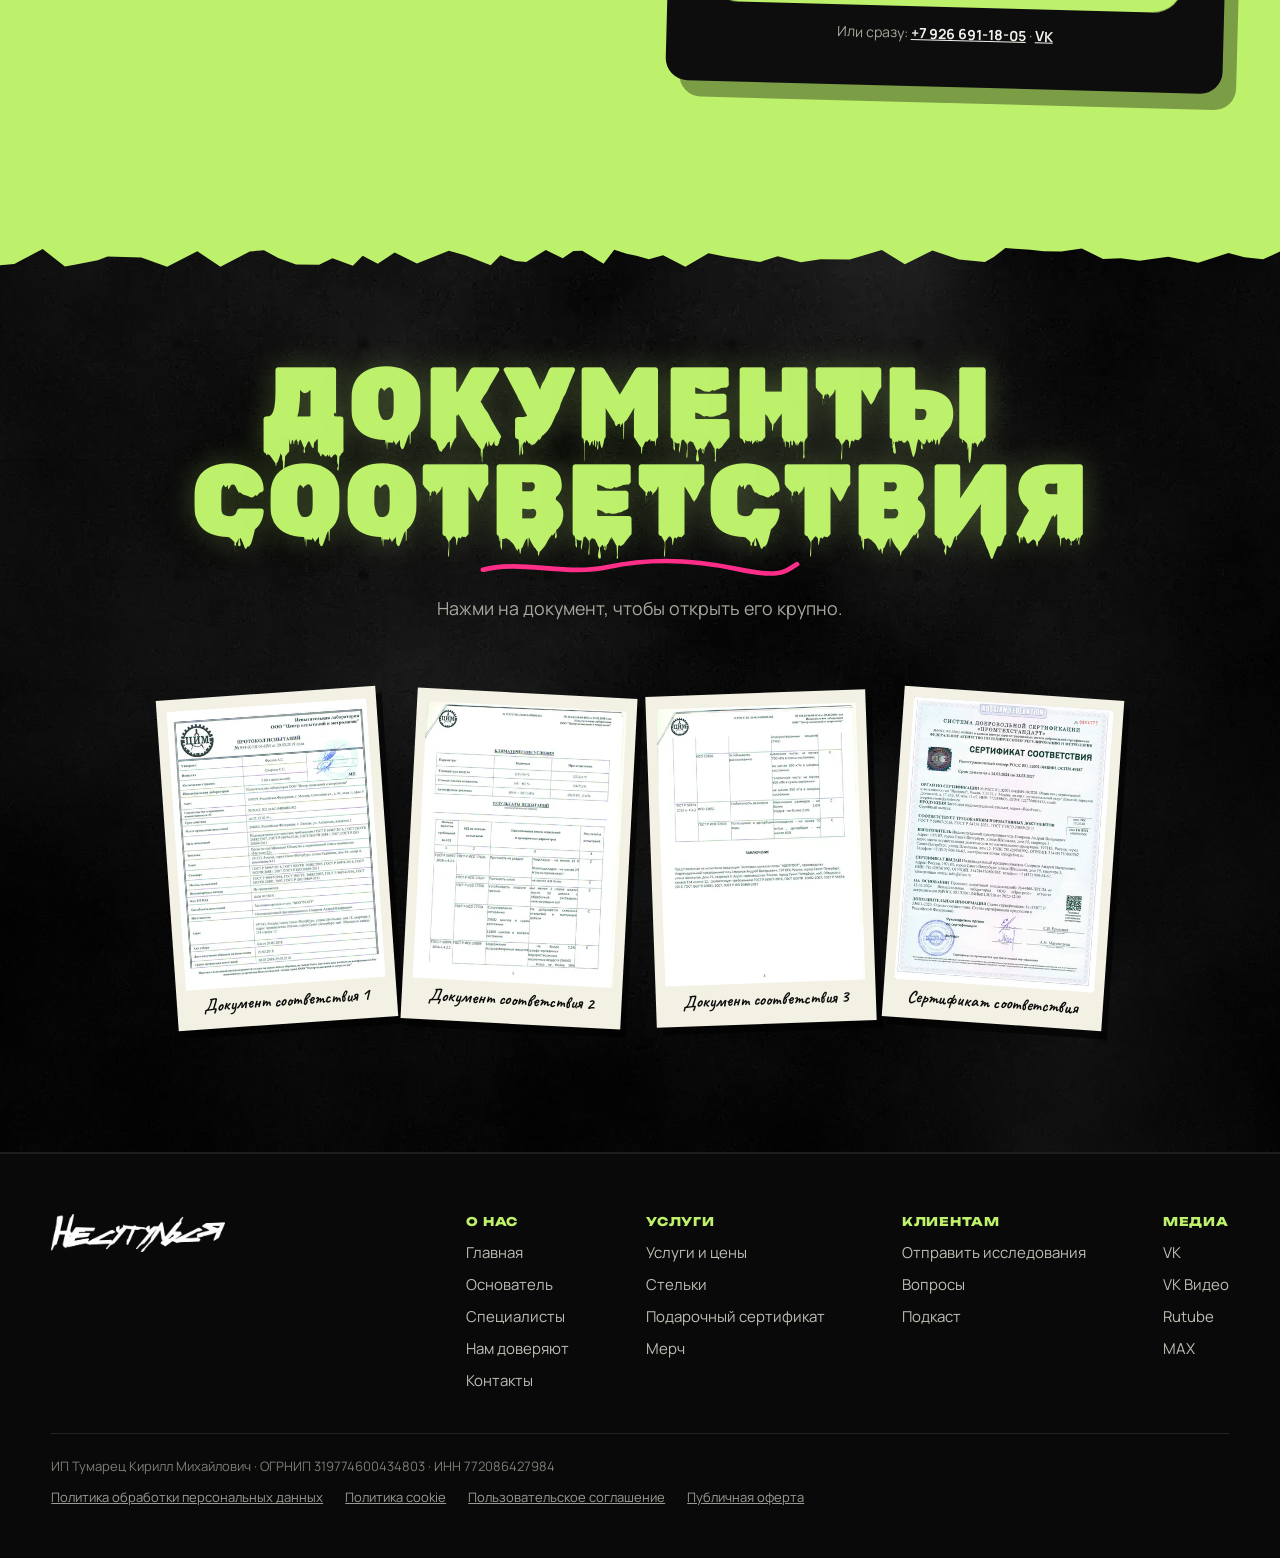
<file: orto/index.html>
<!doctype html>
<html lang="ru">
<head>
<meta charset="utf-8">
<meta name="viewport" content="width=device-width, initial-scale=1, viewport-fit=cover">
<title>Индивидуальные стельки RootFoot MemoryForm — «НеСутулься», Москва</title>
<meta name="description" content="Индивидуальные стельки RootFoot по технологии MemoryForm: уменьшают нагрузку, повышают устойчивость и распределяют нагрузку. Изготовление и коррекция — 9 500 ₽.">
<meta name="theme-color" content="#0d0d0d">
<link rel="canonical" href="https://usupovsdadm-dotcom.github.io/nesutulsya/orto/">
<meta property="og:type" content="website">
<meta property="og:locale" content="ru_RU">
<meta property="og:site_name" content="НеСутулься">
<meta property="og:title" content="Индивидуальные стельки RootFoot MemoryForm — «НеСутулься», Москва">
<meta property="og:description" content="Индивидуальные стельки RootFoot по технологии MemoryForm: уменьшают нагрузку, повышают устойчивость и распределяют нагрузку. Изготовление и коррекция — 9 500 ₽.">
<meta property="og:url" content="https://usupovsdadm-dotcom.github.io/nesutulsya/orto/">
<meta property="og:image" content="https://usupovsdadm-dotcom.github.io/nesutulsya/assets/og-image.jpg">
<meta property="og:image:width" content="1200">
<meta property="og:image:height" content="630">
<meta name="twitter:card" content="summary_large_image">
<link rel="icon" href="../assets/favicon.ico?v=2" sizes="any">
<link rel="icon" type="image/png" sizes="32x32" href="../assets/favicon-32.png?v=2">
<link rel="icon" type="image/png" sizes="192x192" href="../assets/icon-192.png?v=2">
<link rel="icon" type="image/png" sizes="512x512" href="../assets/icon-512.png?v=2">
<link rel="apple-touch-icon" href="../assets/apple-touch-icon.png?v=2">
<link rel="preload" href="../assets/fonts/wetpaint.woff2" as="font" type="font/woff2" crossorigin>
<link rel="preload" href="../assets/fonts/unbounded.woff2" as="font" type="font/woff2" crossorigin>
<link rel="preload" href="../assets/fonts/manrope.woff2" as="font" type="font/woff2" crossorigin>
<link rel="stylesheet" href="../css/style.css?v=9">
</head>
<body>
<a class="skip" href="#main">К содержимому</a>
<canvas id="sprayCursor" class="spray-canvas" aria-hidden="true"></canvas>
<div class="can-cursor" id="canCursor" aria-hidden="true"><svg viewBox="0 0 40 64"><rect x="9" y="16" width="22" height="44" rx="5" fill="#bdf06b" stroke="#0d0d0d" stroke-width="2"/><rect x="13" y="8" width="14" height="10" rx="2" fill="#f2f2ec" stroke="#0d0d0d" stroke-width="2"/><rect x="17" y="2" width="6" height="7" rx="1" fill="#ff2d8a" stroke="#0d0d0d" stroke-width="2"/><path d="M9 34h22" stroke="#0d0d0d" stroke-width="2"/><text x="20" y="50" font-size="9" text-anchor="middle" font-family="Unbounded,sans-serif" font-weight="800" fill="#0d0d0d">НС</text></svg></div>
<div class="progress" aria-hidden="true"><i id="progressBar"></i></div>

<!-- @hdr -->
<header class="hdr" id="hdr">
  <a class="hdr__logo" href="../" aria-label="НеСутулься — на главную"><img src="../assets/img/logo.webp" alt="НеСутулься" width="900" height="197"></a>
  <nav class="hdr__nav" aria-label="Разделы сайта">
    <a href="../">Главная</a><a href="../shop/">Услуги</a><a href="../founder/">Основатель</a><a href="../#team">Специалисты</a><a href="../friends/">Нам доверяют</a><a href="../orto/" aria-current="page">Стельки</a><a href="../store/">Мерч</a><a href="../#contacts">Контакты</a>
  </nav>
  <div class="hdr__right">
    <span class="status" data-status><i></i><span>10:00–21:00 МСК</span></span>
    <a class="hdr__phone" href="tel:+79266911805">+7 926 691-18-05</a>
    <a class="btn btn--sm btn--lime magnetic" href="#zapis">Записаться</a>
    <button class="burger" id="burger" aria-label="Меню" aria-expanded="false" aria-controls="mnav"><span></span><span></span><span></span></button>
  </div>
</header>

<div class="mnav" id="mnav" aria-hidden="true">
  <nav aria-label="Меню">
    <a href="../">Главная</a><a href="../shop/">Услуги</a><a href="../founder/">Основатель</a><a href="../#team">Специалисты</a><a href="../friends/">Нам доверяют</a><a href="../orto/" aria-current="page">Стельки</a><a href="../store/">Мерч</a><a href="../#contacts">Контакты</a><a href="#zapis">Запись · 5&nbsp;000&nbsp;₽</a>
  </nav>
  <div class="mnav__foot"><a href="tel:+79266911805">+7 926 691-18-05</a><span data-status class="status"><i></i><span>10:00–21:00 МСК</span></span></div>
</div>
<!-- /@hdr -->

<main id="main">
<section class="phero sec-head" id="top" style="text-align:left;max-width:none;margin:0">
  <div class="phero__wall" data-speed="0.2" aria-hidden="true"></div>
  <div class="splat splat--1" data-speed="-0.12" aria-hidden="true"></div>
  <div class="phero__inner phero__inner--split"><div class="phero__copy"><nav class="crumbs reveal" aria-label="Хлебные крошки"><a href="../">Главная</a><span aria-hidden="true">/</span><span aria-current="page">Стельки</span></nav><p class="label-tape reveal">Индивидуальные стельки RootFoot</p><h1 class="spray-title" data-text="СТЕЛЬКИ">СТЕЛЬКИ</h1><svg class="scrib" viewBox="0 0 300 24" preserveAspectRatio="none" aria-hidden="true"><path d="M3 15 C 40 4, 80 22, 120 12 S 200 4, 240 14 S 285 18, 297 9" pathLength="1"/></svg><p class="phero__sub reveal" style="font:800 clamp(20px,2.4vw,32px)/1.2 Unbounded,sans-serif;text-transform:uppercase;color:var(--ink)">Индивидуальные стельки</p><div class="bens"><div class="ben reveal" style="--r:-1.5deg;--d:0ms">Уменьшают нагрузку</div><div class="ben reveal" style="--r:1deg;--d:60ms">Повышают устойчивость</div><div class="ben reveal" style="--r:-0.5deg;--d:120ms">Уменьшают усталость ног</div><div class="ben reveal" style="--r:1.5deg;--d:180ms">Эстетический вид ног</div><div class="ben reveal" style="--r:-1deg;--d:240ms">Улучшают кровообращение</div><div class="ben reveal" style="--r:0.8deg;--d:300ms">Распределяют нагрузку</div></div><div class="phero__cta reveal"><a class="btn btn--lime btn--xl magnetic" href="#zapis"><span>Записаться на&nbsp;изготовление</span></a><a class="btn btn--ghost btn--xl magnetic" href="../shop/#stelki"><span>Цены</span></a></div></div><div class="phero__art reveal"><img src="../assets/img/orto/insole.webp" alt="Индивидуальная стелька RootFoot" width="1000" height="625" style="filter:drop-shadow(0 30px 40px rgba(0,0,0,.7));rotate:-6deg"></div></div>
</section>
<section class="sec sec--brick" id="memoryform">
  <div class="sec-head"><h2 class="spray-title" data-text="MEMORYFORM">MEMORYFORM</h2><svg class="scrib" viewBox="0 0 300 24" preserveAspectRatio="none" aria-hidden="true"><path d="M3 15 C 40 4, 80 22, 120 12 S 200 4, 240 14 S 285 18, 297 9" pathLength="1"/></svg><p class="sec-sub reveal">Технология, материал и принцип работы стелек RootFoot.</p></div>
  <div class="mf-banner reveal"><img src="../assets/img/orto/memoryform.webp" alt="MemoryForm" width="1080" height="327" loading="lazy" decoding="async"></div>
  <div class="cards3">
    <article class="icard tilt reveal" style="--d:0ms"><h3>Технология</h3><p>Технология MemoryForm мягко и постоянно адаптируются под изменения ваших ног. Стелька постоянно меняется, поддерживая или расслабляя только те участки стопы, где это действительно нужно.</p></article>
    <article class="icard icard--accent tilt reveal" style="--d:80ms"><h3>Материал</h3><p>Термочувствительный материал, который мы используем, гибкий и прочный: он выдерживает целый год активных занятий спортом и ежедневного использования.</p></article>
    <article class="icard tilt reveal" style="--d:160ms"><h3>Принцип работы</h3><p>Стельки RootFoot устраняют ударные нагрузки и снимают перенапряжение всего двигательного аппарата. Эти характеристики делают занятия спортом безопасными для здоровья.</p><p>Изначально RootFoot создавались для большого спорта и высоких нагрузок: бега, лыж и сноуборда, многих других видов спорта.</p></article>
  </div>
</section>

<section class="sec sec--dark" id="price">
  <div class="sec-head"><h2 class="spray-title" data-text="ЦЕНЫ">ЦЕНЫ</h2><svg class="scrib" viewBox="0 0 300 24" preserveAspectRatio="none" aria-hidden="true"><path d="M3 15 C 40 4, 80 22, 120 12 S 200 4, 240 14 S 285 18, 297 9" pathLength="1"/></svg></div>
  <div class="prices">
    <div class="prow reveal"><div><b>Индивидуальные стельки</b><small>В стоимость входит два этапа посещения: 1. Изготовление стелек. 2. Коррекция через назначенное время.</small></div><span>9&nbsp;500&nbsp;₽</span></div>
    <div class="prow reveal"><div><b>Коррекция стелек</b></div><span>3&nbsp;500&nbsp;₽</span></div>
  </div>
  <svg class="tear tear--b" viewBox="0 0 1440 60" preserveAspectRatio="none" aria-hidden="true"><path d="M0 60 L0 8.3 L13 27.9 L27 25.8 L41 32.7 L68 14.0 L102 11.6 L135 8.9 L146 11.6 L173 27.0 L199 18.7 L227 10.4 L237 28.0 L275 18.5 L291 13.4 L313 17.5 L330 13.5 L346 18.8 L377 22.2 L388 29.8 L409 11.5 L423 29.7 L445 8.8 L478 21.8 L502 24.9 L518 13.4 L541 27.0 L557 16.6 L593 13.7 L604 14.8 L623 16.7 L645 20.5 L675 29.7 L691 33.4 L704 28.5 L723 31.3 L750 24.2 L777 29.8 L796 10.4 L812 8.7 L847 23.6 L879 32.9 L910 18.4 L929 24.9 L967 13.1 L991 13.3 L1011 19.6 L1046 9.3 L1078 11.1 L1091 30.7 L1121 11.1 L1137 13.2 L1152 26.5 L1189 11.9 L1200 21.0 L1235 21.3 L1272 17.7 L1301 20.7 L1329 9.0 L1342 20.6 L1377 26.9 L1409 20.9 L1440 28.0 L1440 60 Z" fill="#bdf06b"/></svg>
</section>

<section class="zapis zapis--center" id="zapis">
  <div class="zapis__paint" aria-hidden="true"></div>
  <div class="zapis__inner">
    <div class="zapis__info">
      <h2 class="spray-title spray-title--dark spray-title--long" data-text="ЗАПИШИТЕСЬ НА ИЗГОТОВЛЕНИЕ">ЗАПИШИТЕСЬ НА ИЗГОТОВЛЕНИЕ</h2>
      <div class="pricetag reveal"><span>прямо сейчас</span></div>
      <ul class="checks reveal"><li>Изготовление стелек</li><li>Коррекция через назначенное время</li></ul>
    </div>
    <form class="form lead reveal" id="leadForm" novalidate>
      <h3 class="form__t">Записаться на&nbsp;изготовление</h3>
      <input type="hidden" name="service" value="Индивидуальные стельки — 9 500 ₽">
      <label class="field"><span>Имя *</span><input name="name" type="text" autocomplete="name" required maxlength="60" placeholder="Как к тебе обращаться"></label>
      <label class="field"><span>Телефон *</span><input name="phone" type="tel" autocomplete="tel" inputmode="tel" required placeholder="+7 (___) ___-__-__"></label>
      
      <label class="agree"><input type="checkbox" name="agree" required><span>Согласен на обработку персональных данных по <a href="../privacy/">Политике</a> и с условиями <a href="../oferta/">Оферты</a></span></label>
      <input type="text" name="website" class="hp" tabindex="-1" autocomplete="off" aria-hidden="true">
      <button class="btn btn--black btn--xl btn--block magnetic" type="submit"><span>Отправить заявку</span></button>
      <p class="form__err" role="alert" hidden></p>
      <p class="form__alt">Или сразу: <a href="tel:+79266911805">+7 926 691-18-05</a> · <a href="https://vk.com/nesutulsyamsk" target="_blank" rel="noopener">VK</a></p>
      <div class="form__ok" hidden>
        <div class="form__okmark" aria-hidden="true">✓</div>
        <h3>Заявка у нас!</h3>
        <p>Перезвоним в рабочее время — 10:00–21:00 по Москве. Не хочешь ждать — набери сам:</p>
        <a class="btn btn--black btn--block" href="tel:+79266911805">+7 926 691-18-05</a>
      </div>
    </form>
  </div>
</section>

<section class="sec sec--concrete" id="docs">
  <svg class="tear" viewBox="0 0 1440 60" preserveAspectRatio="none" aria-hidden="true" style="transform:scaleY(-1)"><path d="M0 60 L0 10.0 L16 11.8 L48 31.4 L73 8.6 L84 10.6 L110 16.6 L121 21.6 L159 20.2 L188 8.0 L222 28.3 L248 8.2 L281 28.1 L297 29.8 L313 19.6 L333 11.1 L359 10.9 L374 19.4 L397 9.3 L408 22.4 L425 12.2 L444 26.9 L469 12.4 L505 29.1 L524 22.8 L552 10.1 L563 23.3 L580 15.5 L592 14.3 L614 29.9 L633 19.1 L645 28.6 L655 29.1 L679 12.2 L691 30.4 L705 25.2 L716 22.4 L730 18.0 L746 23.3 L771 8.2 L797 25.9 L818 20.8 L855 14.5 L875 21.7 L901 14.1 L923 17.8 L956 17.6 L992 30.1 L1018 11.3 L1049 29.4 L1079 17.6 L1108 14.4 L1118 21.0 L1131 32.7 L1159 30.2 L1174 28.3 L1194 28.2 L1217 32.0 L1241 18.4 L1261 19.3 L1282 15.9 L1314 21.1 L1348 13.5 L1382 26.0 L1400 20.5 L1421 17.8 L1440 27.9 L1440 60 Z" fill="#bdf06b"/></svg>
  <div class="sec-head"><h2 class="spray-title" data-text="ДОКУМЕНТЫ СООТВЕТСТВИЯ">ДОКУМЕНТЫ СООТВЕТСТВИЯ</h2><svg class="scrib" viewBox="0 0 300 24" preserveAspectRatio="none" aria-hidden="true"><path d="M3 15 C 40 4, 80 22, 120 12 S 200 4, 240 14 S 285 18, 297 9" pathLength="1"/></svg><p class="sec-sub reveal">Нажми на документ, чтобы открыть его крупно.</p></div>
  <div class="docs docs--big" aria-label="Документы соответствия"><button class="polaroid" style="--r:-4deg" data-full="../assets/img/orto/doc1.webp" aria-label="Открыть: Документ соответствия 1"><img src="../assets/img/orto/doc1-t.webp" alt="Документ соответствия 1" width="360" height="500" loading="lazy" decoding="async"><span>Документ соответствия 1</span></button><button class="polaroid" style="--r:3deg" data-full="../assets/img/orto/doc2.webp" aria-label="Открыть: Документ соответствия 2"><img src="../assets/img/orto/doc2-t.webp" alt="Документ соответствия 2" width="360" height="500" loading="lazy" decoding="async"><span>Документ соответствия 2</span></button><button class="polaroid" style="--r:-2deg" data-full="../assets/img/orto/doc3.webp" aria-label="Открыть: Документ соответствия 3"><img src="../assets/img/orto/doc3-t.webp" alt="Документ соответствия 3" width="360" height="500" loading="lazy" decoding="async"><span>Документ соответствия 3</span></button><button class="polaroid" style="--r:4deg" data-full="../assets/img/orto/doc4.webp" aria-label="Открыть: Сертификат соответствия"><img src="../assets/img/orto/doc4-t.webp" alt="Сертификат соответствия" width="360" height="500" loading="lazy" decoding="async"><span>Сертификат соответствия</span></button></div>
</section>
</main>

<!-- @ftr -->
<footer class="ftr">
  <div class="ftr__top">
    <img class="ftr__logo" src="../assets/img/logo.webp" alt="НеСутулься" width="900" height="197" loading="lazy">
    <nav class="ftr__nav" aria-label="Карта сайта">
      <div><b>О нас</b><a href="../">Главная</a><a href="../founder/">Основатель</a><a href="../#team">Специалисты</a><a href="../friends/">Нам доверяют</a><a href="../#contacts">Контакты</a></div>
      <div><b>Услуги</b><a href="../shop/">Услуги и цены</a><a href="../orto/">Стельки</a><a href="../shop/#cert">Подарочный сертификат</a><a href="../store/">Мерч</a></div>
      <div><b>Клиентам</b><a href="../patients/">Отправить исследования</a><a href="../#faq">Вопросы</a><a href="https://music.yandex.ru/album/21096211/track/100491307" target="_blank" rel="noopener">Подкаст</a></div>
      <div><b>Медиа</b><a href="https://vk.com/nesutulsyamsk" target="_blank" rel="noopener">VK</a><a href="https://vkvideo.ru/@club231053786" target="_blank" rel="noopener">VK Видео</a><a href="https://rutube.ru/channel/27963576/" target="_blank" rel="noopener">Rutube</a><a href="https://max.ru/id772086427984_biz" target="_blank" rel="noopener">MAX</a></div>
    </nav>
  </div>
  <div class="ftr__bottom">
    <p>ИП Тумарец Кирилл Михайлович · ОГРНИП 319774600434803 · ИНН 772086427984</p>
    <p class="ftr__legal"><a href="../privacy/">Политика обработки персональных данных</a><a href="../cookie/">Политика cookie</a><a href="../ps/">Пользовательское соглашение</a><a href="../oferta/">Публичная оферта</a></p>
  </div>
</footer>

<nav class="mbar" aria-label="Быстрые действия">
  <a href="tel:+79266911805"><svg viewBox="0 0 24 24" aria-hidden="true"><path d="M6.6 10.8a15.1 15.1 0 0 0 6.6 6.6l2.2-2.2c.3-.3.7-.4 1-.2 1.1.4 2.3.6 3.6.6.6 0 1 .4 1 1V20c0 .6-.4 1-1 1A17 17 0 0 1 3 4c0-.6.4-1 1-1h3.5c.6 0 1 .4 1 1 0 1.3.2 2.5.6 3.6.1.3 0 .7-.2 1z"/></svg>Позвонить</a>
  <a href="#zapis" class="mbar__main">Записаться</a>
  <a href="https://vk.com/nesutulsyamsk" target="_blank" rel="noopener"><svg aria-hidden="true" viewBox="0 0 24 24"><path d="M12.8 17.5C6.6 17.5 3.1 13.3 3 6.3h3.1c.1 5.1 2.3 7.3 4.1 7.7V6.3h2.9v4.4c1.8-.2 3.6-2.2 4.3-4.4h2.9c-.5 2.7-2.5 4.7-3.9 5.5 1.4.7 3.7 2.4 4.5 5.7h-3.2c-.7-2.2-2.4-3.9-4.6-4.1v4.1h-.3z"/></svg>Написать</a>
</nav>

<div class="cookie" id="cookie" role="dialog" aria-label="Использование cookies" hidden>
  <b>Использование cookies</b>
  <p>Используя наш сайт, вы даёте согласие на обработку <a href="../cookie/">файлов cookie</a> и <a href="../privacy/">пользовательских данных</a>. Если вы не хотите, чтобы ваши данные обрабатывались, пожалуйста, покиньте сайт.</p>
  <div class="cookie__btns"><button class="btn btn--ghost" type="button" data-cookie="no">Отказаться</button><button class="btn btn--lime" type="button" data-cookie="yes"><span>Согласиться</span></button></div>
</div>

<div class="lightbox" id="lightbox" hidden><button class="lightbox__x" aria-label="Закрыть">×</button><img alt=""></div>
<!-- /@ftr -->

<script src="../js/main.js?v=9" defer></script>
</body>
</html>
</file>
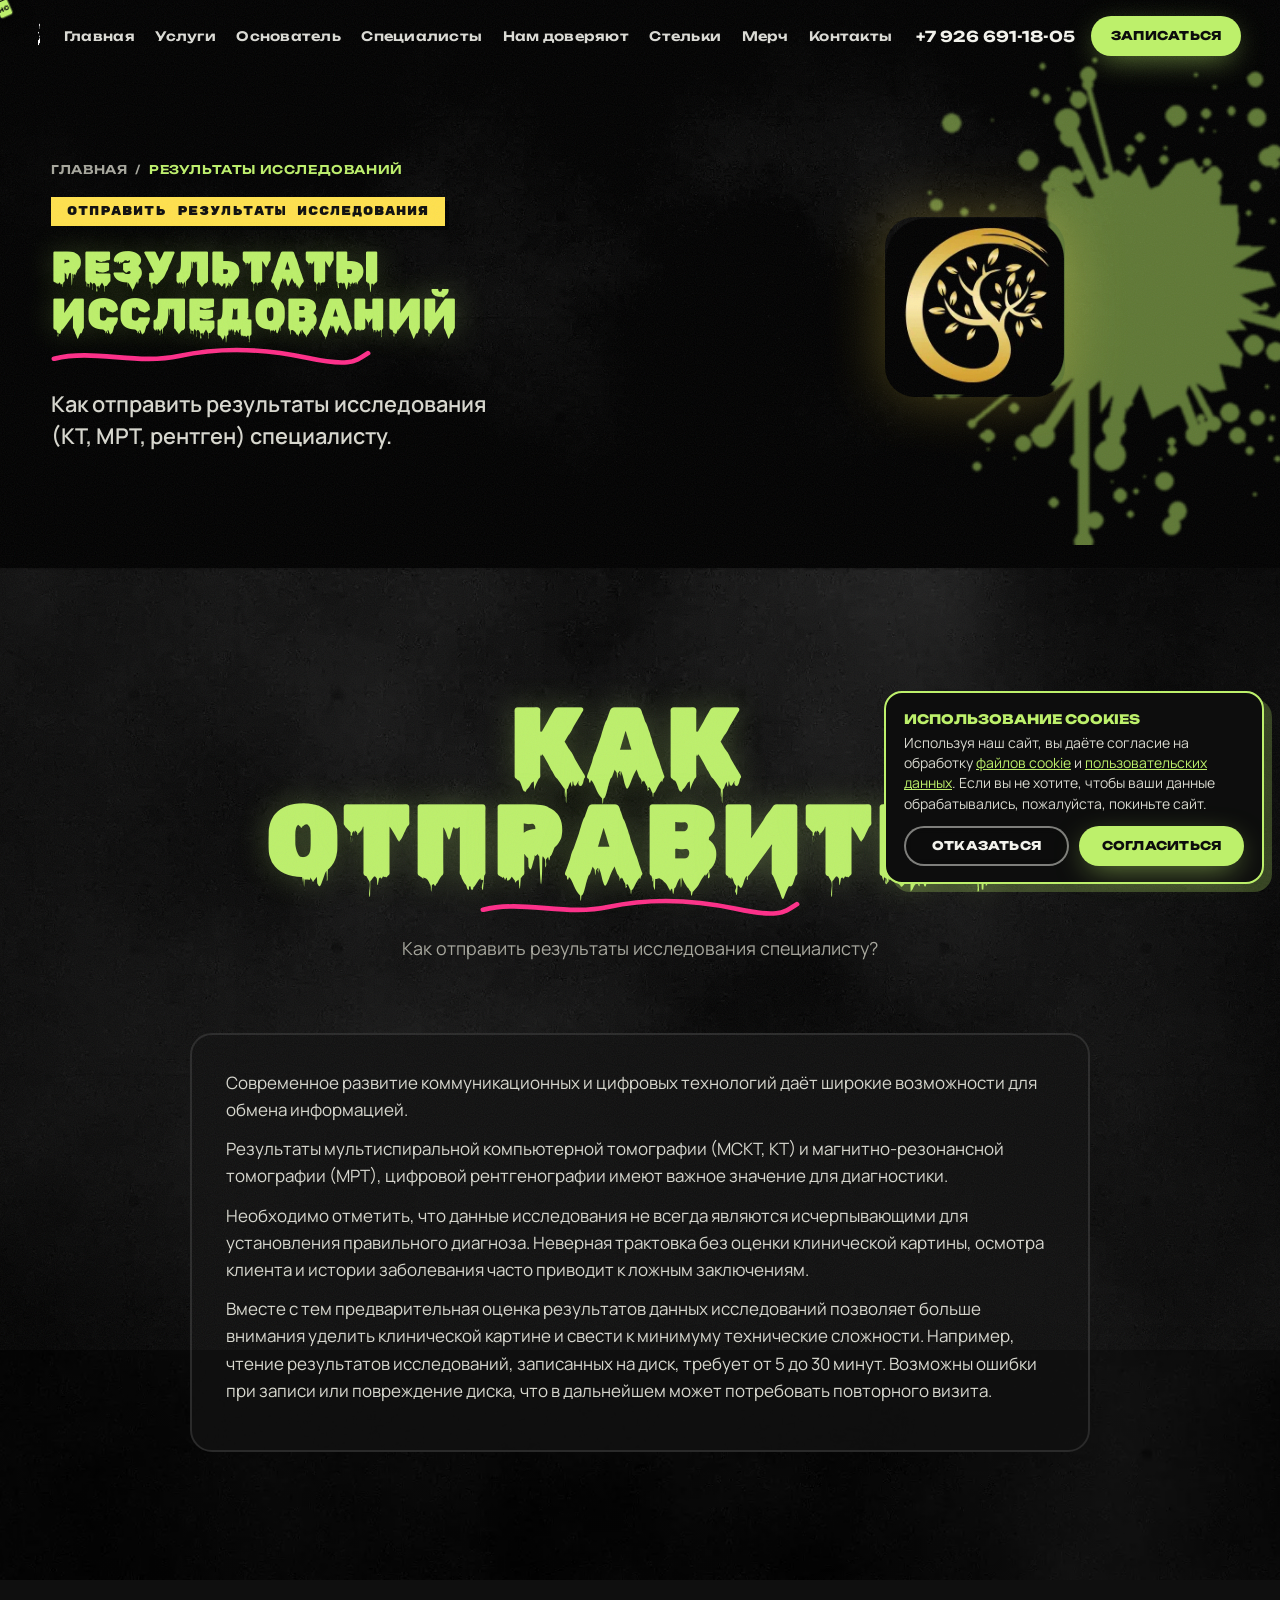
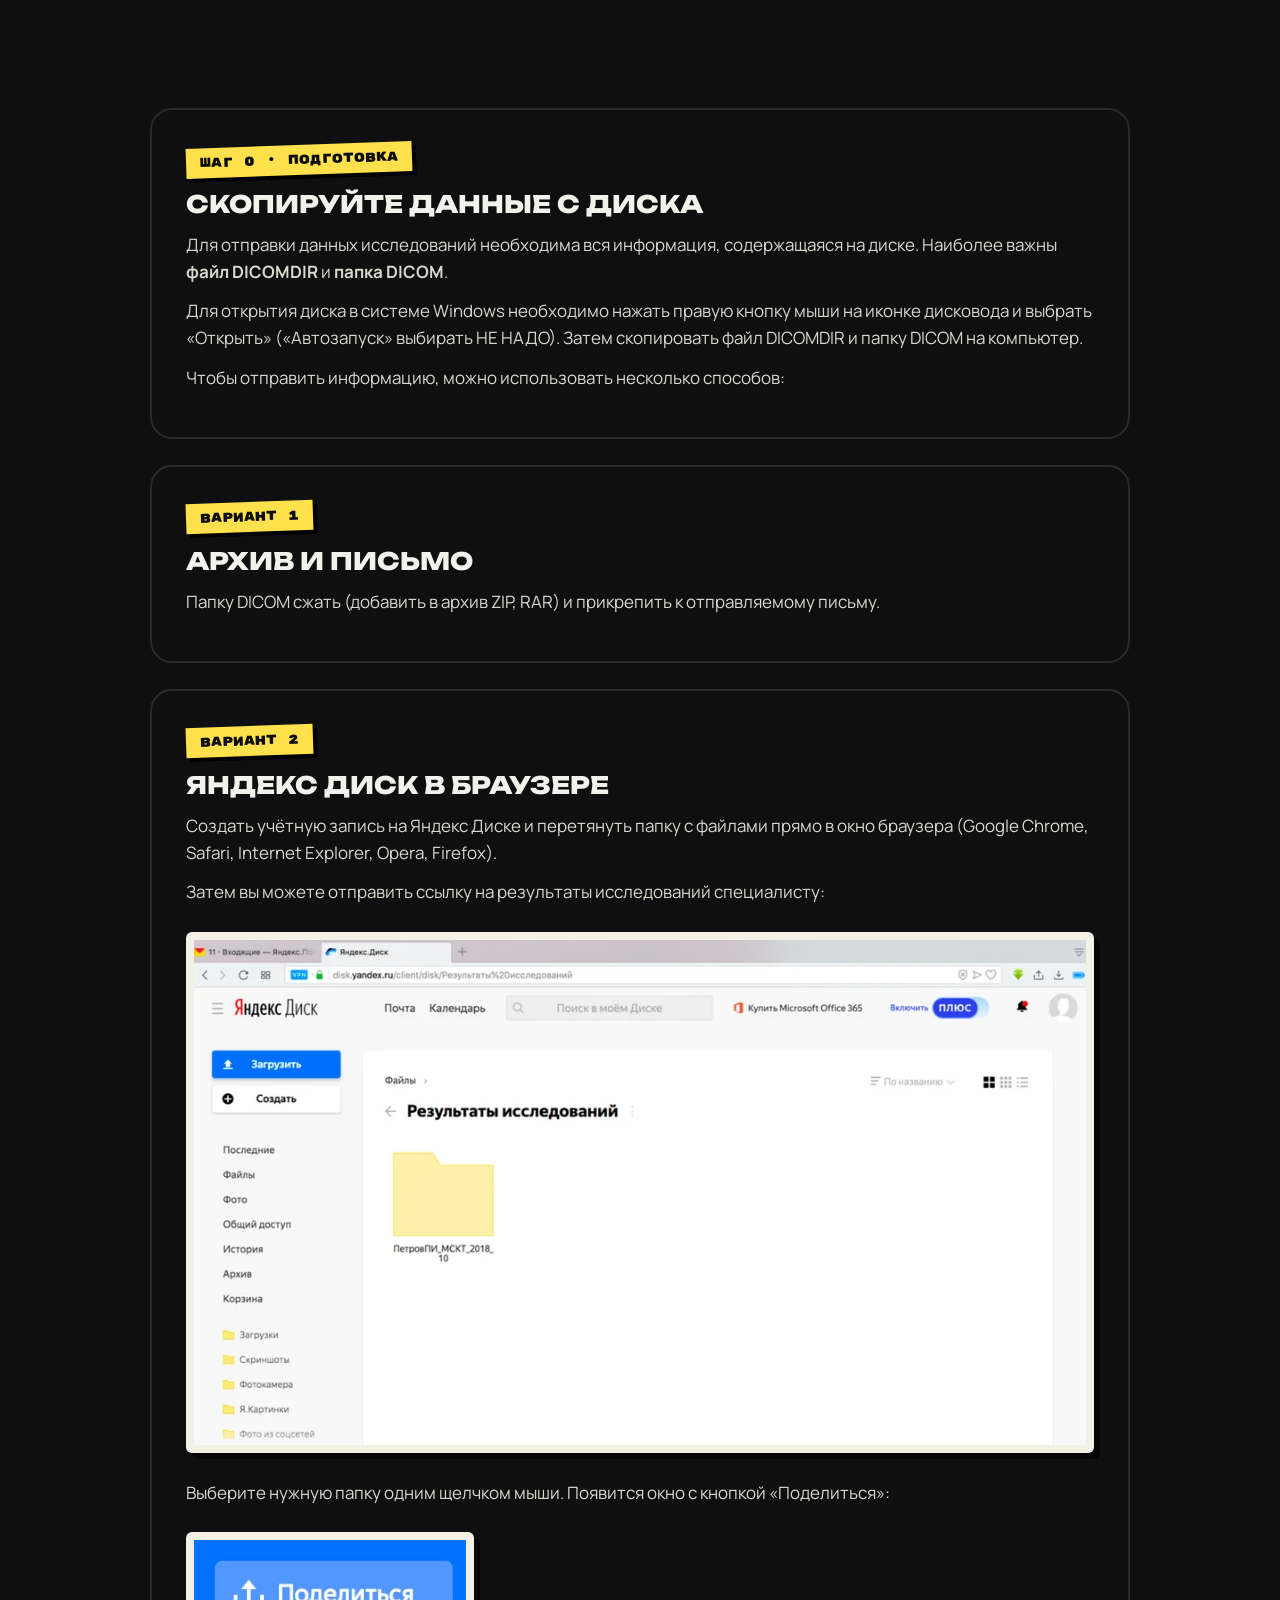
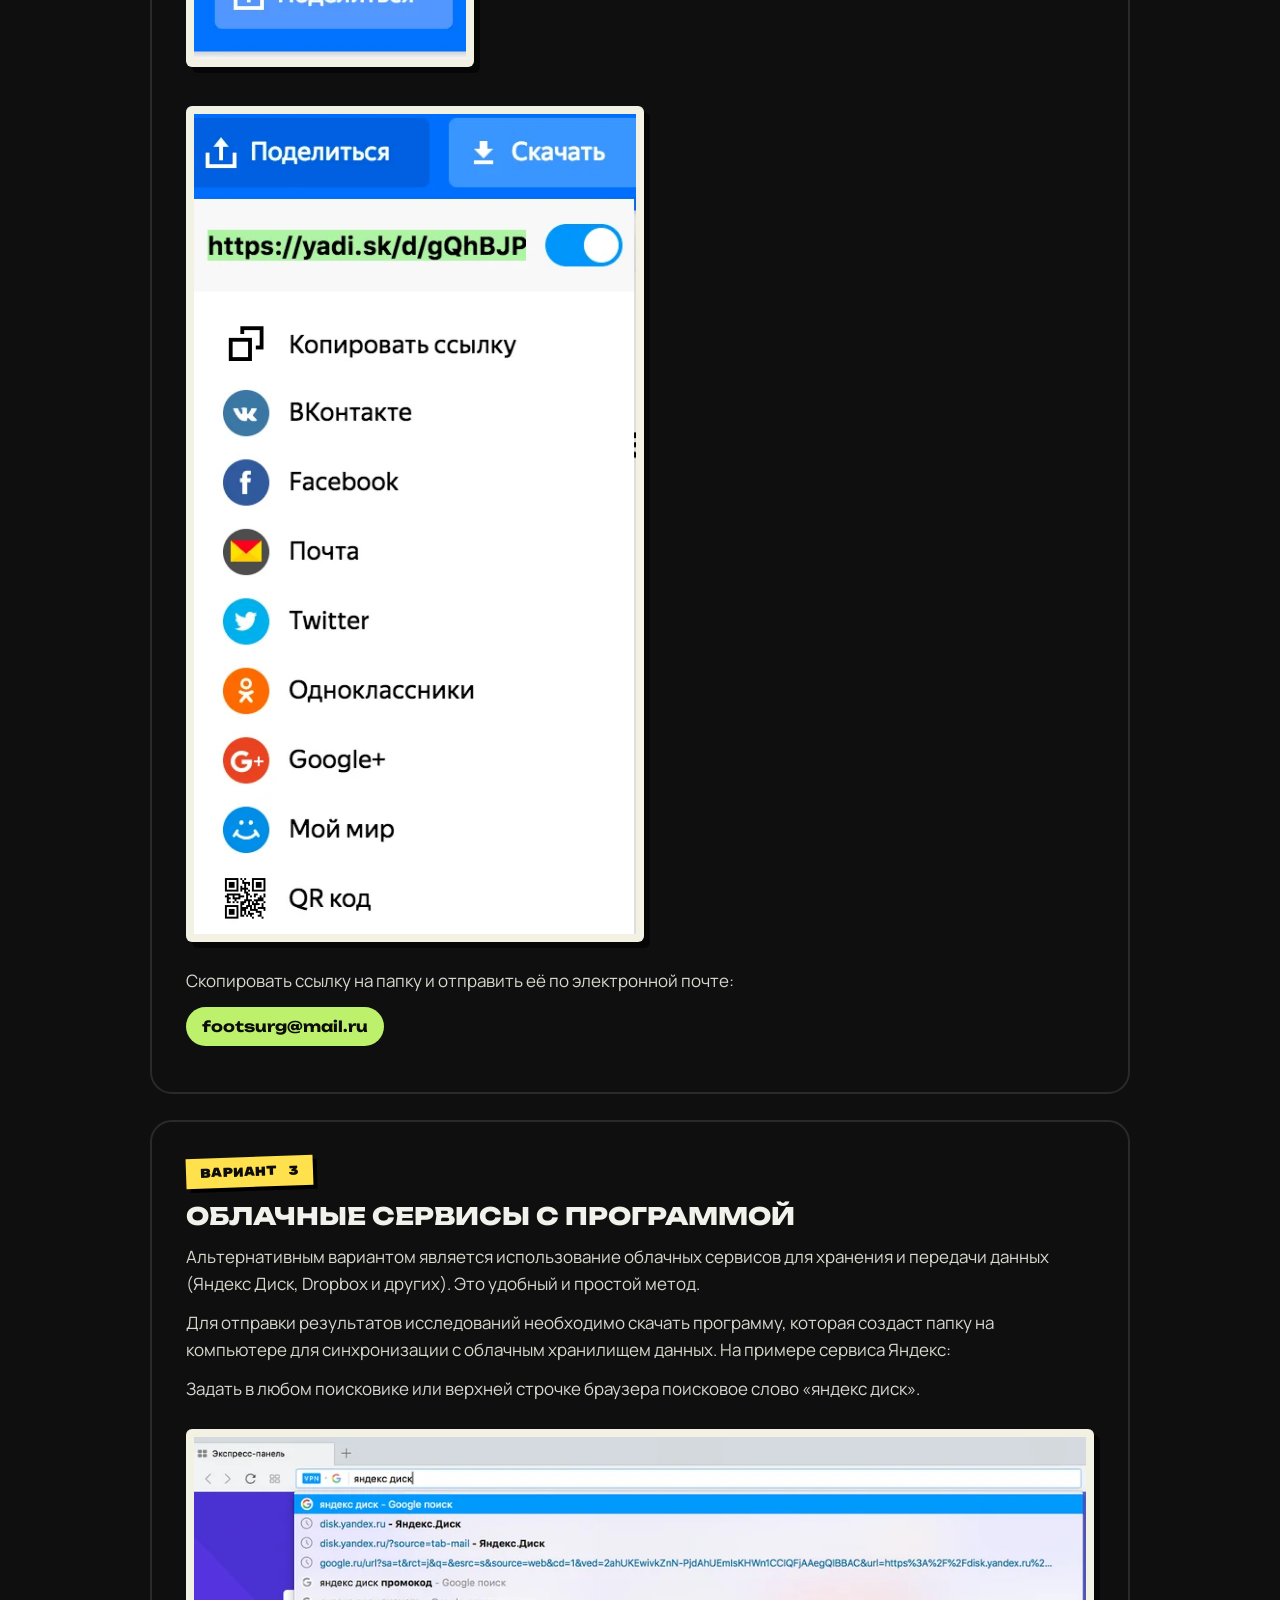
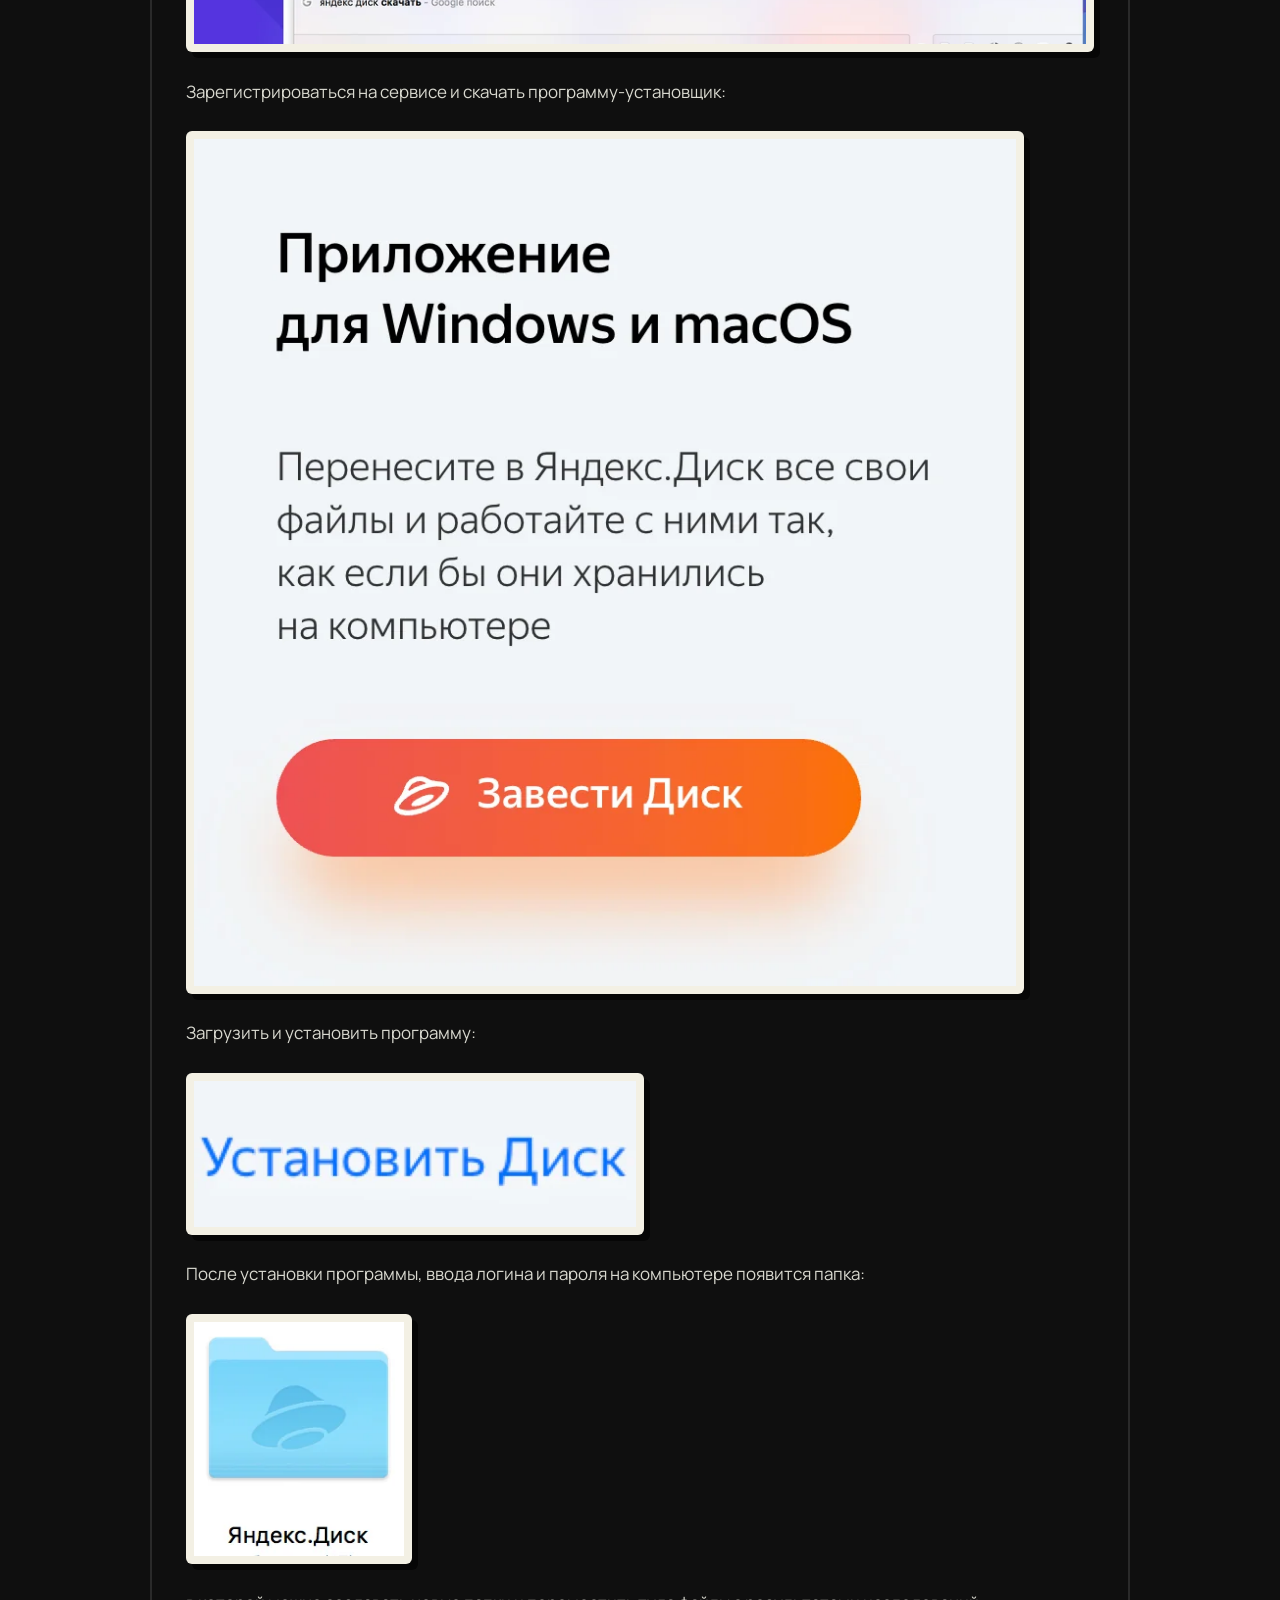
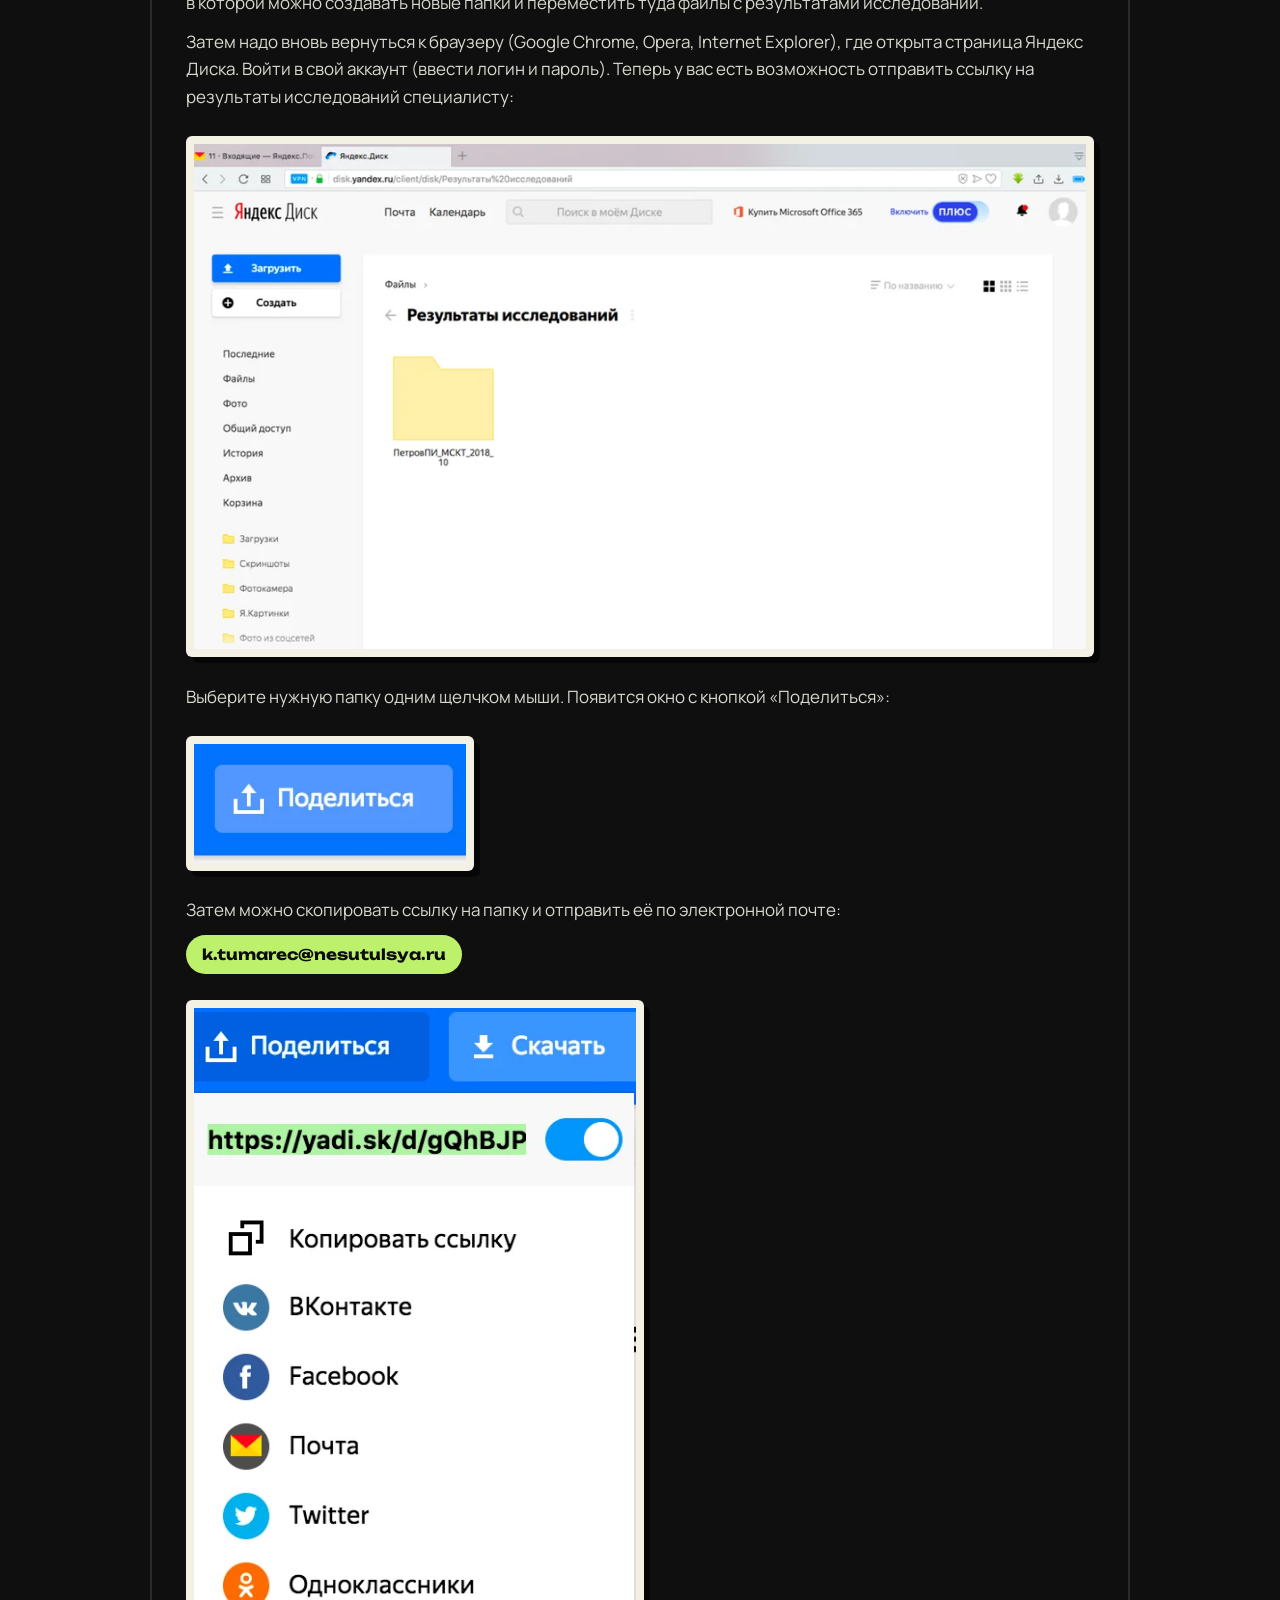
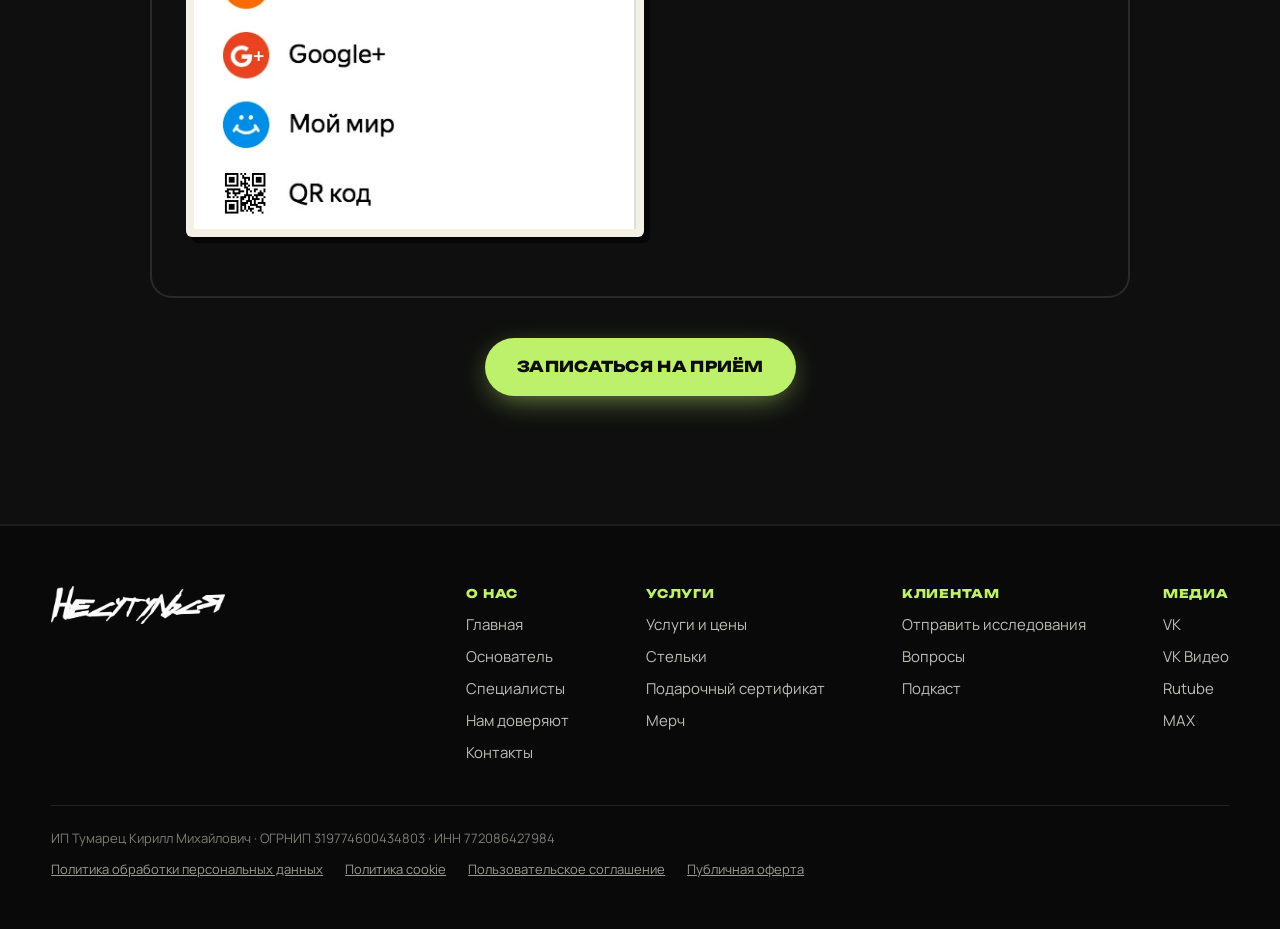
<file: patients/index.html>
<!doctype html>
<html lang="ru">
<head>
<meta charset="utf-8">
<meta name="viewport" content="width=device-width, initial-scale=1, viewport-fit=cover">
<title>Как отправить результаты КТ, МРТ, рентгена специалисту — «НеСутулься»</title>
<meta name="description" content="Инструкция для клиентов «НеСутулься»: как скопировать DICOM с диска и отправить результаты КТ, МРТ или рентгена специалисту через архив, Яндекс Диск или облако.">
<meta name="theme-color" content="#0d0d0d">
<link rel="canonical" href="https://usupovsdadm-dotcom.github.io/nesutulsya/patients/">
<meta property="og:type" content="website">
<meta property="og:locale" content="ru_RU">
<meta property="og:site_name" content="НеСутулься">
<meta property="og:title" content="Как отправить результаты КТ, МРТ, рентгена специалисту — «НеСутулься»">
<meta property="og:description" content="Инструкция для клиентов «НеСутулься»: как скопировать DICOM с диска и отправить результаты КТ, МРТ или рентгена специалисту через архив, Яндекс Диск или облако.">
<meta property="og:url" content="https://usupovsdadm-dotcom.github.io/nesutulsya/patients/">
<meta property="og:image" content="https://usupovsdadm-dotcom.github.io/nesutulsya/assets/og-image.jpg">
<meta property="og:image:width" content="1200">
<meta property="og:image:height" content="630">
<meta name="twitter:card" content="summary_large_image">
<link rel="icon" href="../assets/favicon.ico?v=2" sizes="any">
<link rel="icon" type="image/png" sizes="32x32" href="../assets/favicon-32.png?v=2">
<link rel="icon" type="image/png" sizes="192x192" href="../assets/icon-192.png?v=2">
<link rel="icon" type="image/png" sizes="512x512" href="../assets/icon-512.png?v=2">
<link rel="apple-touch-icon" href="../assets/apple-touch-icon.png?v=2">
<link rel="preload" href="../assets/fonts/wetpaint.woff2" as="font" type="font/woff2" crossorigin>
<link rel="preload" href="../assets/fonts/unbounded.woff2" as="font" type="font/woff2" crossorigin>
<link rel="preload" href="../assets/fonts/manrope.woff2" as="font" type="font/woff2" crossorigin>
<link rel="stylesheet" href="../css/style.css?v=9">
</head>
<body>
<a class="skip" href="#main">К содержимому</a>
<canvas id="sprayCursor" class="spray-canvas" aria-hidden="true"></canvas>
<div class="can-cursor" id="canCursor" aria-hidden="true"><svg viewBox="0 0 40 64"><rect x="9" y="16" width="22" height="44" rx="5" fill="#bdf06b" stroke="#0d0d0d" stroke-width="2"/><rect x="13" y="8" width="14" height="10" rx="2" fill="#f2f2ec" stroke="#0d0d0d" stroke-width="2"/><rect x="17" y="2" width="6" height="7" rx="1" fill="#ff2d8a" stroke="#0d0d0d" stroke-width="2"/><path d="M9 34h22" stroke="#0d0d0d" stroke-width="2"/><text x="20" y="50" font-size="9" text-anchor="middle" font-family="Unbounded,sans-serif" font-weight="800" fill="#0d0d0d">НС</text></svg></div>
<div class="progress" aria-hidden="true"><i id="progressBar"></i></div>

<!-- @hdr -->
<header class="hdr" id="hdr">
  <a class="hdr__logo" href="../" aria-label="НеСутулься — на главную"><img src="../assets/img/logo.webp" alt="НеСутулься" width="900" height="197"></a>
  <nav class="hdr__nav" aria-label="Разделы сайта">
    <a href="../">Главная</a><a href="../shop/">Услуги</a><a href="../founder/">Основатель</a><a href="../#team">Специалисты</a><a href="../friends/">Нам доверяют</a><a href="../orto/">Стельки</a><a href="../store/">Мерч</a><a href="../#contacts">Контакты</a>
  </nav>
  <div class="hdr__right">
    <span class="status" data-status><i></i><span>10:00–21:00 МСК</span></span>
    <a class="hdr__phone" href="tel:+79266911805">+7 926 691-18-05</a>
    <a class="btn btn--sm btn--lime magnetic" href="../#zapis">Записаться</a>
    <button class="burger" id="burger" aria-label="Меню" aria-expanded="false" aria-controls="mnav"><span></span><span></span><span></span></button>
  </div>
</header>

<div class="mnav" id="mnav" aria-hidden="true">
  <nav aria-label="Меню">
    <a href="../">Главная</a><a href="../shop/">Услуги</a><a href="../founder/">Основатель</a><a href="../#team">Специалисты</a><a href="../friends/">Нам доверяют</a><a href="../orto/">Стельки</a><a href="../store/">Мерч</a><a href="../#contacts">Контакты</a><a href="../#zapis">Запись · 5&nbsp;000&nbsp;₽</a>
  </nav>
  <div class="mnav__foot"><a href="tel:+79266911805">+7 926 691-18-05</a><span data-status class="status"><i></i><span>10:00–21:00 МСК</span></span></div>
</div>
<!-- /@hdr -->

<main id="main">
<section class="phero sec-head" id="top" style="text-align:left;max-width:none;margin:0">
  <div class="phero__wall" data-speed="0.2" aria-hidden="true"></div>
  <div class="splat splat--1" data-speed="-0.12" aria-hidden="true"></div>
  <div class="phero__inner phero__inner--split"><div class="phero__copy"><nav class="crumbs reveal" aria-label="Хлебные крошки"><a href="../">Главная</a><span aria-hidden="true">/</span><span aria-current="page">Результаты исследований</span></nav><p class="label-tape reveal">Отправить результаты исследования</p><h1 class="spray-title spray-title--long" data-text="РЕЗУЛЬТАТЫ ИССЛЕДОВАНИЙ">РЕЗУЛЬТАТЫ ИССЛЕДОВАНИЙ</h1><svg class="scrib" viewBox="0 0 300 24" preserveAspectRatio="none" aria-hidden="true"><path d="M3 15 C 40 4, 80 22, 120 12 S 200 4, 240 14 S 285 18, 297 9" pathLength="1"/></svg><p class="phero__sub reveal">Как отправить результаты исследования (КТ, МРТ, рентген) специалисту.</p></div><div class="phero__art reveal"><img src="../assets/img/patients/icon.webp" alt="" width="196" height="196" style="width:180px;margin:0 auto;border-radius:30px;box-shadow:0 0 60px rgba(255,225,77,.3)"></div></div>
</section>
<section class="sec sec--concrete" id="why">
  <div class="wrap wrap--narrow">
    <div class="sec-head"><h2 class="spray-title" data-text="КАК ОТПРАВИТЬ?">КАК ОТПРАВИТЬ?</h2><svg class="scrib" viewBox="0 0 300 24" preserveAspectRatio="none" aria-hidden="true"><path d="M3 15 C 40 4, 80 22, 120 12 S 200 4, 240 14 S 285 18, 297 9" pathLength="1"/></svg><p class="sec-sub reveal">Как отправить результаты исследования специалисту?</p></div>
    <div class="hstep reveal">
      <p>Современное развитие коммуникационных и цифровых технологий даёт широкие возможности для обмена информацией.</p>
      <p>Результаты мультиспиральной компьютерной томографии (МСКТ, КТ) и магнитно-резонансной томографии (МРТ), цифровой рентгенографии имеют важное значение для диагностики.</p>
      <p>Необходимо отметить, что данные исследования не всегда являются исчерпывающими для установления правильного диагноза. Неверная трактовка без оценки клинической картины, осмотра клиента и истории заболевания часто приводит к ложным заключениям.</p>
      <p>Вместе с тем предварительная оценка результатов данных исследований позволяет больше внимания уделить клинической картине и свести к минимуму технические сложности. Например, чтение результатов исследований, записанных на диск, требует от 5 до 30 минут. Возможны ошибки при записи или повреждение диска, что в дальнейшем может потребовать повторного визита.</p>
    </div>
  </div>
</section>

<section class="sec sec--dark" id="steps">
  <div class="howto">
    <article class="hstep reveal"><span class="hstep__n">Шаг 0 · подготовка</span><h3>Скопируйте данные с диска</h3>
      <p>Для отправки данных исследований необходима вся информация, содержащаяся на диске. Наиболее важны <b>файл DICOMDIR</b> и <b>папка DICOM</b>.</p>
      <p>Для открытия диска в системе Windows необходимо нажать правую кнопку мыши на иконке дисковода и выбрать «Открыть» («Автозапуск» выбирать НЕ НАДО). Затем скопировать файл DICOMDIR и папку DICOM на компьютер.</p>
      <p>Чтобы отправить информацию, можно использовать несколько способов:</p>
    </article>
    <article class="hstep reveal" id="v1"><span class="hstep__n">Вариант 1</span><h3>Архив и письмо</h3>
      <p>Папку DICOM сжать (добавить в архив ZIP, RAR) и прикрепить к отправляемому письму.</p>
    </article>
    <article class="hstep reveal" id="v2"><span class="hstep__n">Вариант 2</span><h3>Яндекс Диск в браузере</h3>
      <p>Создать учётную запись на Яндекс Диске и перетянуть папку с файлами прямо в окно браузера (Google Chrome, Safari, Internet Explorer, Opera, Firefox).</p>
      <p>Затем вы можете отправить ссылку на результаты исследований специалисту:</p>
      <figure class="shot" style="width:min(1000px,100%)"><img src="../assets/img/patients/disk-folder.webp" alt="Папка с результатами исследований на Яндекс Диске" width="1000" height="567" loading="lazy" decoding="async"></figure>
      <p>Выберите нужную папку одним щелчком мыши. Появится окно с кнопкой «Поделиться»:</p>
      <figure class="shot" style="width:min(288px,100%)"><img src="../assets/img/patients/share-btn.webp" alt="Кнопка «Поделиться»" width="288" height="126" loading="lazy" decoding="async"></figure><br>
      <figure class="shot" style="width:min(458px,100%)"><img src="../assets/img/patients/share-link.webp" alt="Окно со ссылкой на папку" width="458" height="850" loading="lazy" decoding="async"></figure>
      <p>Скопировать ссылку на папку и отправить её по электронной почте:</p>
      <p><a class="mail" href="mailto:footsurg@mail.ru">footsurg@mail.ru</a></p>
    </article>
    <article class="hstep reveal" id="v3"><span class="hstep__n">Вариант 3</span><h3>Облачные сервисы с программой</h3>
      <p>Альтернативным вариантом является использование облачных сервисов для хранения и передачи данных (Яндекс Диск, Dropbox и других). Это удобный и простой метод.</p>
      <p>Для отправки результатов исследований необходимо скачать программу, которая создаст папку на компьютере для синхронизации с облачным хранилищем данных. На примере сервиса Яндекс:</p>
      <p>Задать в любом поисковике или верхней строчке браузера поисковое слово «яндекс диск».</p>
      <figure class="shot" style="width:min(1000px,100%)"><img src="../assets/img/patients/search.webp" alt="Поиск «яндекс диск»" width="1000" height="233" loading="lazy" decoding="async"></figure>
      <p>Зарегистрироваться на сервисе и скачать программу-установщик:</p>
      <figure class="shot" style="width:min(838px,100%)"><img src="../assets/img/patients/install.webp" alt="Страница загрузки Яндекс Диска" width="838" height="864" loading="lazy" decoding="async"></figure>
      <p>Загрузить и установить программу:</p>
      <figure class="shot" style="width:min(458px,100%)"><img src="../assets/img/patients/install-btn.webp" alt="Кнопка «Установить Диск»" width="458" height="152" loading="lazy" decoding="async"></figure>
      <p>После установки программы, ввода логина и пароля на компьютере появится папка:</p>
      <figure class="shot" style="width:min(226px,100%)"><img src="../assets/img/patients/folder.webp" alt="Папка Яндекс Диска на компьютере" width="226" height="252" loading="lazy" decoding="async"></figure>
      <p>в которой можно создавать новые папки и переместить туда файлы с результатами исследований.</p>
      <p>Затем надо вновь вернуться к браузеру (Google Chrome, Opera, Internet Explorer), где открыта страница Яндекс Диска. Войти в свой аккаунт (ввести логин и пароль). Теперь у вас есть возможность отправить ссылку на результаты исследований специалисту:</p>
      <figure class="shot" style="width:min(1000px,100%)"><img src="../assets/img/patients/disk-folder.webp" alt="Папка с результатами исследований на Яндекс Диске" width="1000" height="567" loading="lazy" decoding="async"></figure>
      <p>Выберите нужную папку одним щелчком мыши. Появится окно с кнопкой «Поделиться»:</p>
      <figure class="shot" style="width:min(288px,100%)"><img src="../assets/img/patients/share-btn.webp" alt="Кнопка «Поделиться»" width="288" height="126" loading="lazy" decoding="async"></figure>
      <p>Затем можно скопировать ссылку на папку и отправить её по электронной почте:</p>
      <p><a class="mail" href="mailto:k.tumarec@nesutulsya.ru">k.tumarec@nesutulsya.ru</a></p>
      <figure class="shot" style="width:min(458px,100%)"><img src="../assets/img/patients/share-link.webp" alt="Окно со ссылкой на папку" width="458" height="850" loading="lazy" decoding="async"></figure>
    </article>
  </div>
  <div class="more-link"><a class="btn btn--lime btn--xl magnetic" href="../#zapis"><span>Записаться на приём</span></a></div>
</section>
</main>

<!-- @ftr -->
<footer class="ftr">
  <div class="ftr__top">
    <img class="ftr__logo" src="../assets/img/logo.webp" alt="НеСутулься" width="900" height="197" loading="lazy">
    <nav class="ftr__nav" aria-label="Карта сайта">
      <div><b>О нас</b><a href="../">Главная</a><a href="../founder/">Основатель</a><a href="../#team">Специалисты</a><a href="../friends/">Нам доверяют</a><a href="../#contacts">Контакты</a></div>
      <div><b>Услуги</b><a href="../shop/">Услуги и цены</a><a href="../orto/">Стельки</a><a href="../shop/#cert">Подарочный сертификат</a><a href="../store/">Мерч</a></div>
      <div><b>Клиентам</b><a href="../patients/">Отправить исследования</a><a href="../#faq">Вопросы</a><a href="https://music.yandex.ru/album/21096211/track/100491307" target="_blank" rel="noopener">Подкаст</a></div>
      <div><b>Медиа</b><a href="https://vk.com/nesutulsyamsk" target="_blank" rel="noopener">VK</a><a href="https://vkvideo.ru/@club231053786" target="_blank" rel="noopener">VK Видео</a><a href="https://rutube.ru/channel/27963576/" target="_blank" rel="noopener">Rutube</a><a href="https://max.ru/id772086427984_biz" target="_blank" rel="noopener">MAX</a></div>
    </nav>
  </div>
  <div class="ftr__bottom">
    <p>ИП Тумарец Кирилл Михайлович · ОГРНИП 319774600434803 · ИНН 772086427984</p>
    <p class="ftr__legal"><a href="../privacy/">Политика обработки персональных данных</a><a href="../cookie/">Политика cookie</a><a href="../ps/">Пользовательское соглашение</a><a href="../oferta/">Публичная оферта</a></p>
  </div>
</footer>

<nav class="mbar" aria-label="Быстрые действия">
  <a href="tel:+79266911805"><svg viewBox="0 0 24 24" aria-hidden="true"><path d="M6.6 10.8a15.1 15.1 0 0 0 6.6 6.6l2.2-2.2c.3-.3.7-.4 1-.2 1.1.4 2.3.6 3.6.6.6 0 1 .4 1 1V20c0 .6-.4 1-1 1A17 17 0 0 1 3 4c0-.6.4-1 1-1h3.5c.6 0 1 .4 1 1 0 1.3.2 2.5.6 3.6.1.3 0 .7-.2 1z"/></svg>Позвонить</a>
  <a href="../#zapis" class="mbar__main">Записаться</a>
  <a href="https://vk.com/nesutulsyamsk" target="_blank" rel="noopener"><svg aria-hidden="true" viewBox="0 0 24 24"><path d="M12.8 17.5C6.6 17.5 3.1 13.3 3 6.3h3.1c.1 5.1 2.3 7.3 4.1 7.7V6.3h2.9v4.4c1.8-.2 3.6-2.2 4.3-4.4h2.9c-.5 2.7-2.5 4.7-3.9 5.5 1.4.7 3.7 2.4 4.5 5.7h-3.2c-.7-2.2-2.4-3.9-4.6-4.1v4.1h-.3z"/></svg>Написать</a>
</nav>

<div class="cookie" id="cookie" role="dialog" aria-label="Использование cookies" hidden>
  <b>Использование cookies</b>
  <p>Используя наш сайт, вы даёте согласие на обработку <a href="../cookie/">файлов cookie</a> и <a href="../privacy/">пользовательских данных</a>. Если вы не хотите, чтобы ваши данные обрабатывались, пожалуйста, покиньте сайт.</p>
  <div class="cookie__btns"><button class="btn btn--ghost" type="button" data-cookie="no">Отказаться</button><button class="btn btn--lime" type="button" data-cookie="yes"><span>Согласиться</span></button></div>
</div>

<div class="lightbox" id="lightbox" hidden><button class="lightbox__x" aria-label="Закрыть">×</button><img alt=""></div>
<!-- /@ftr -->

<script src="../js/main.js?v=9" defer></script>
</body>
</html>
</file>
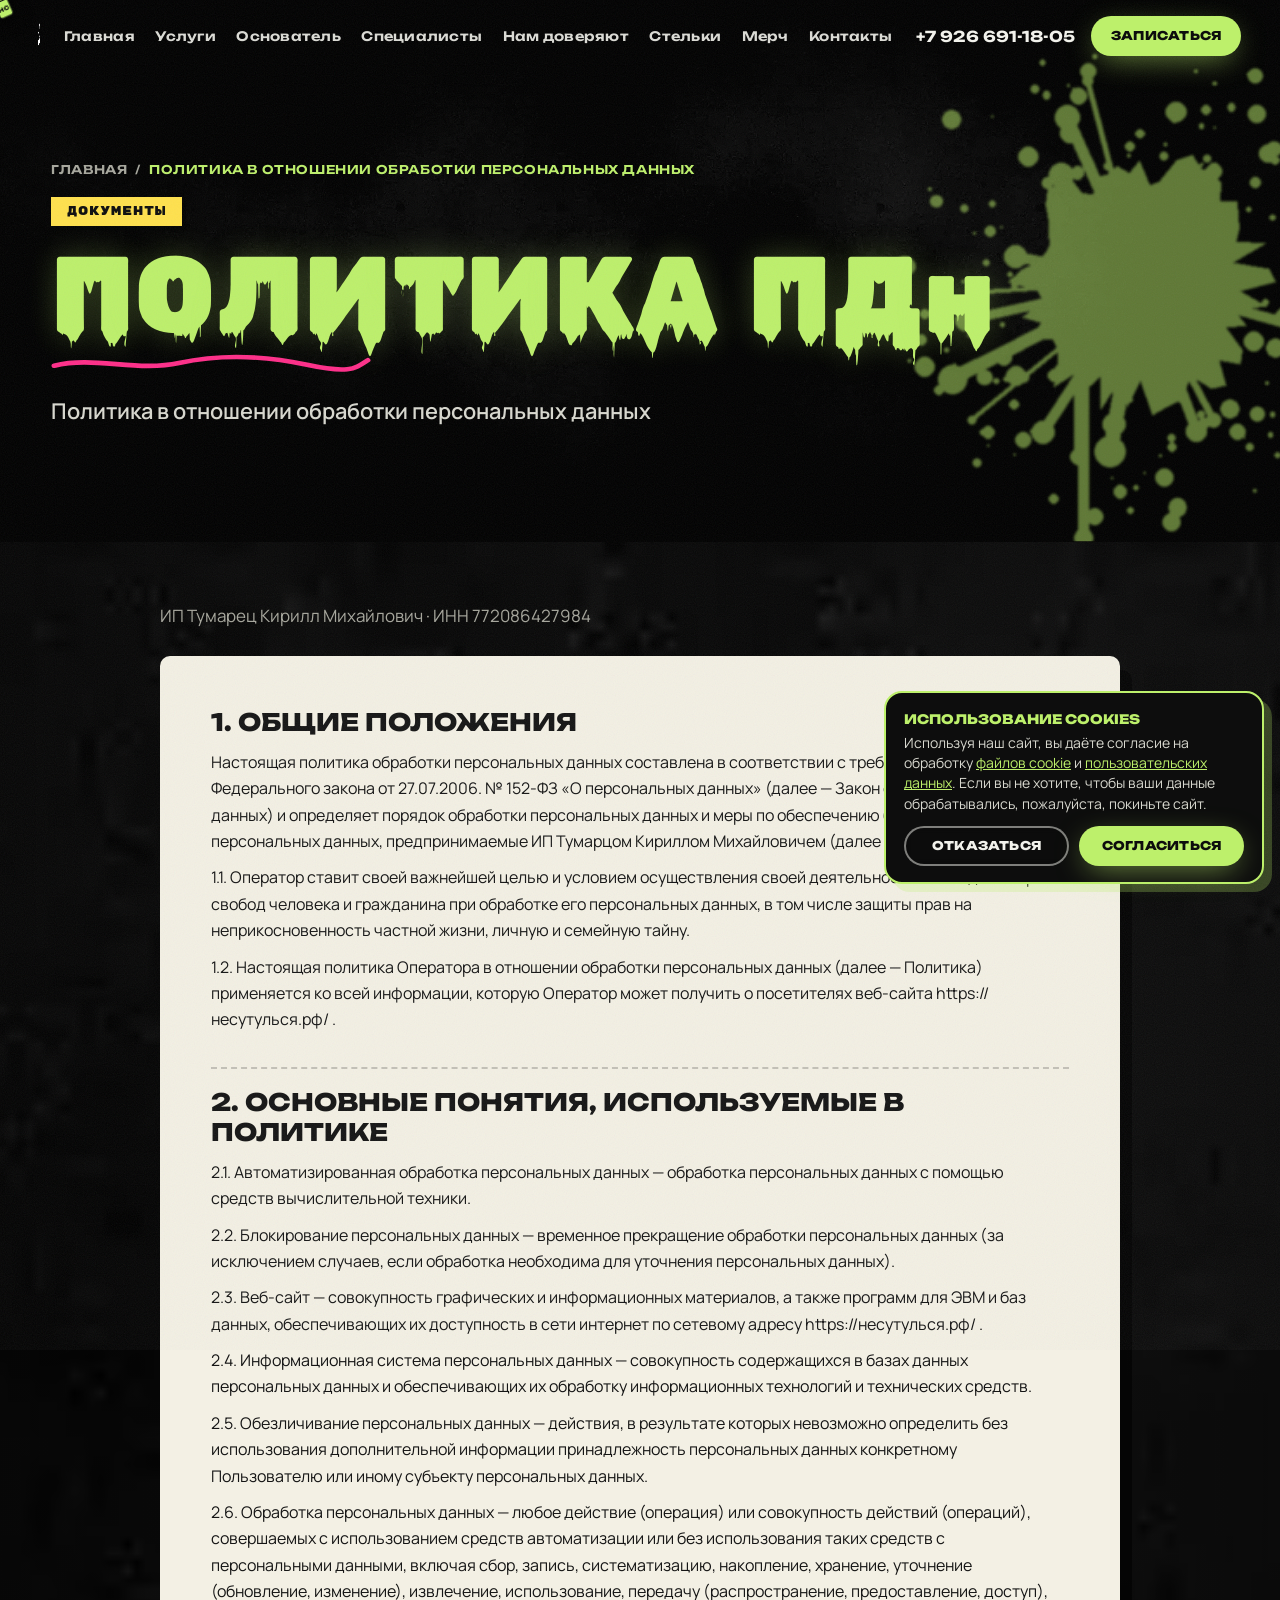
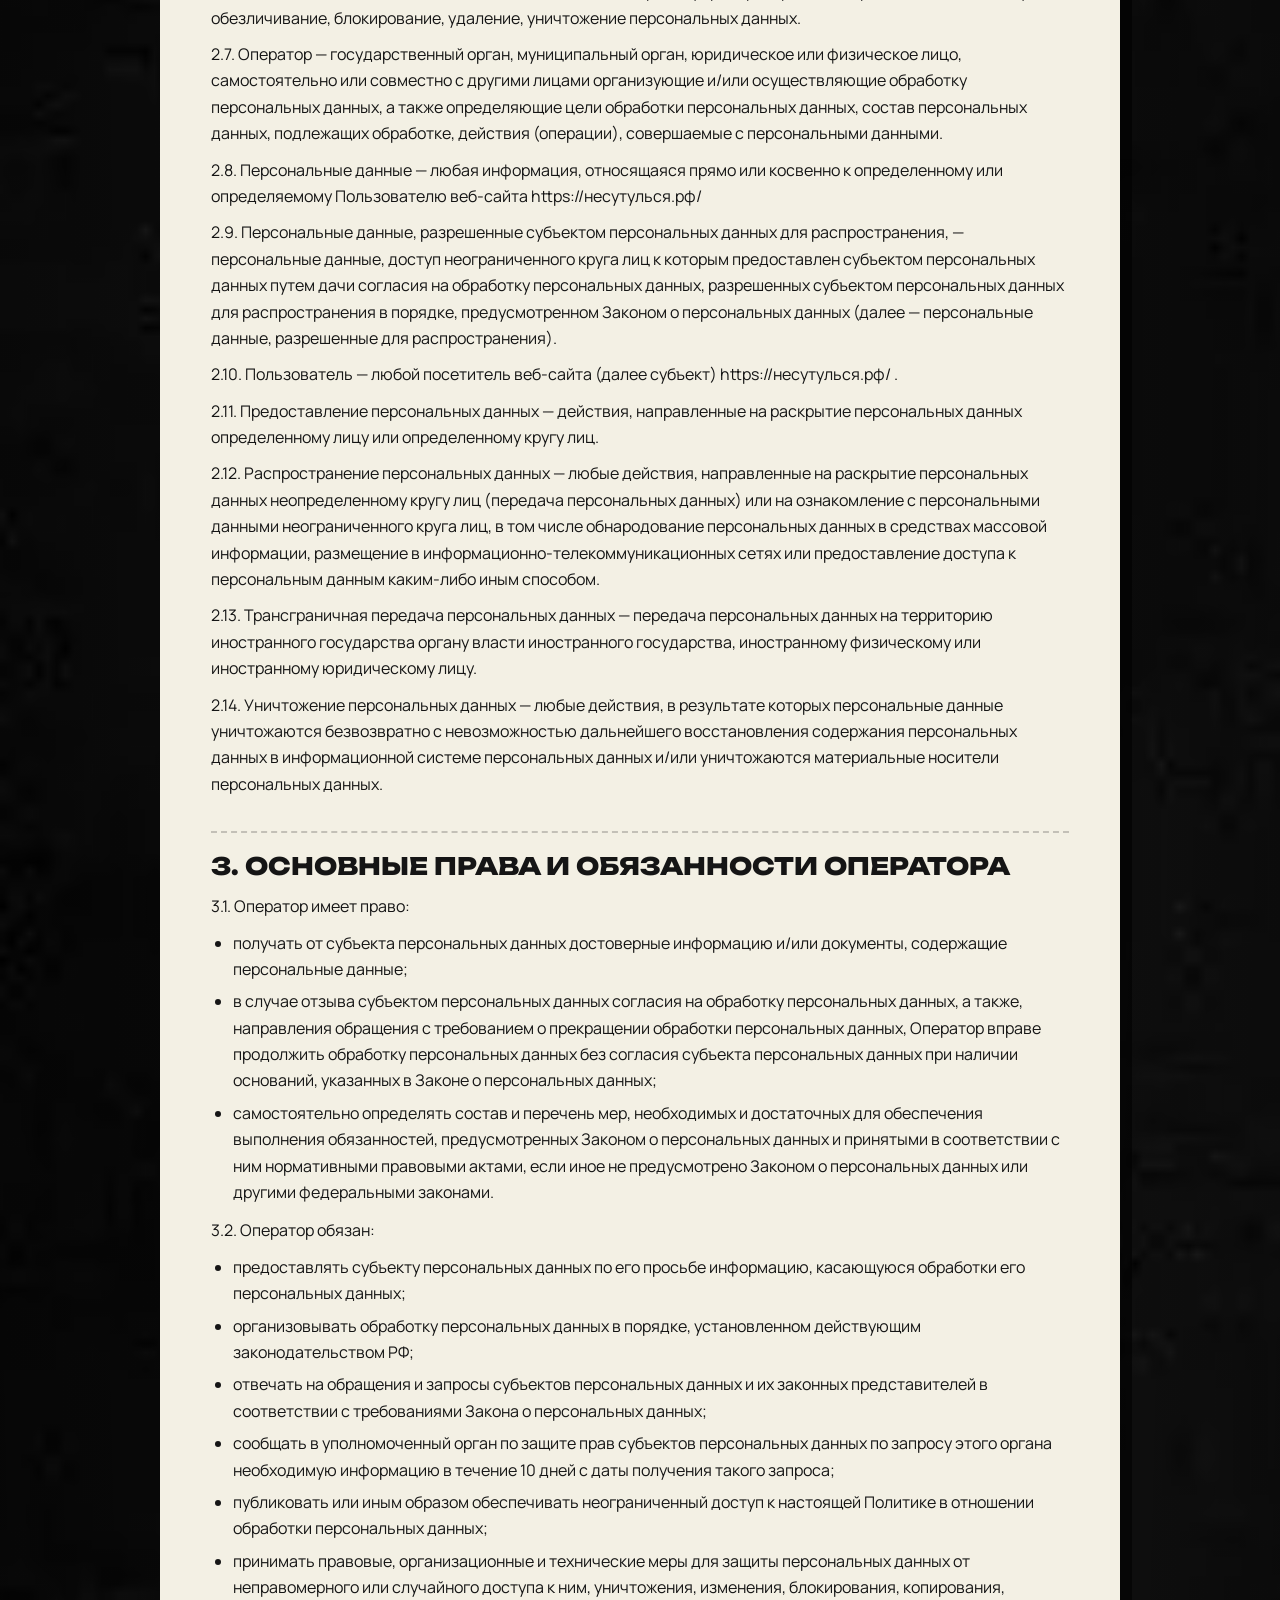
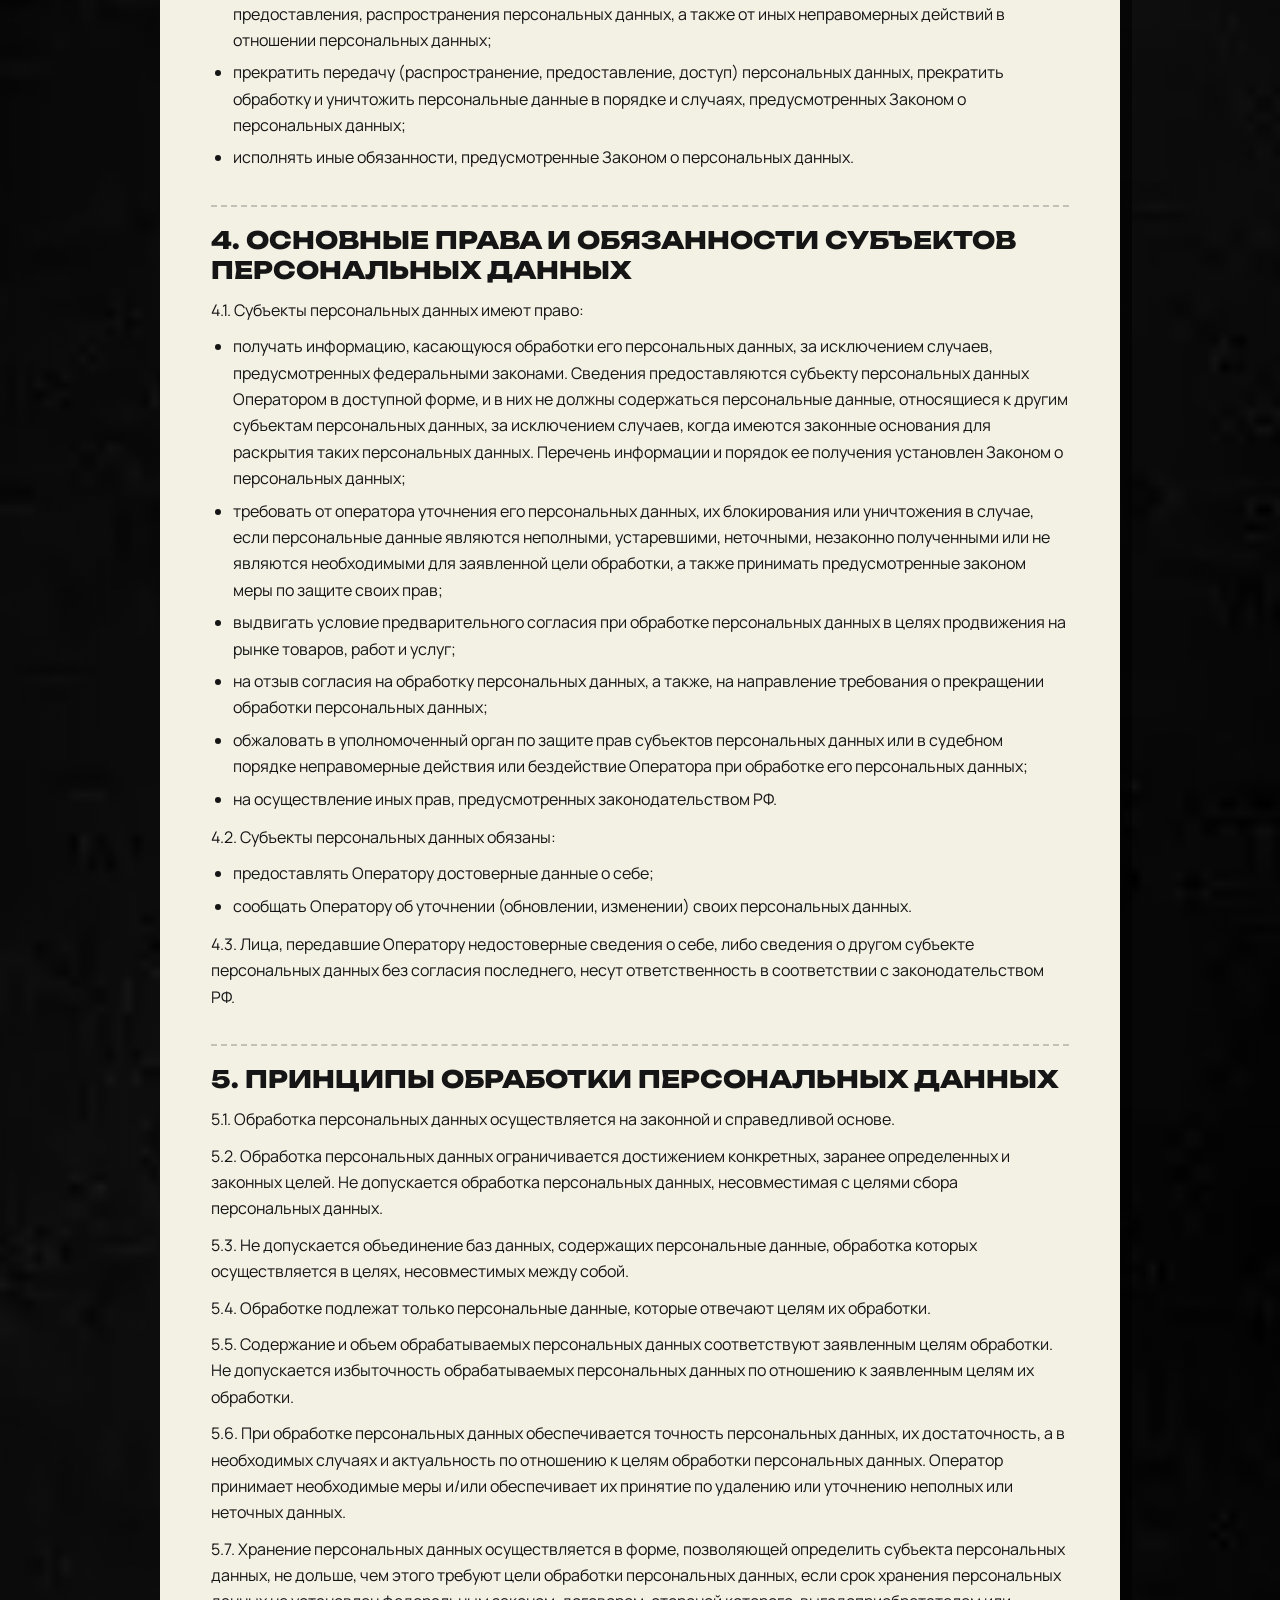
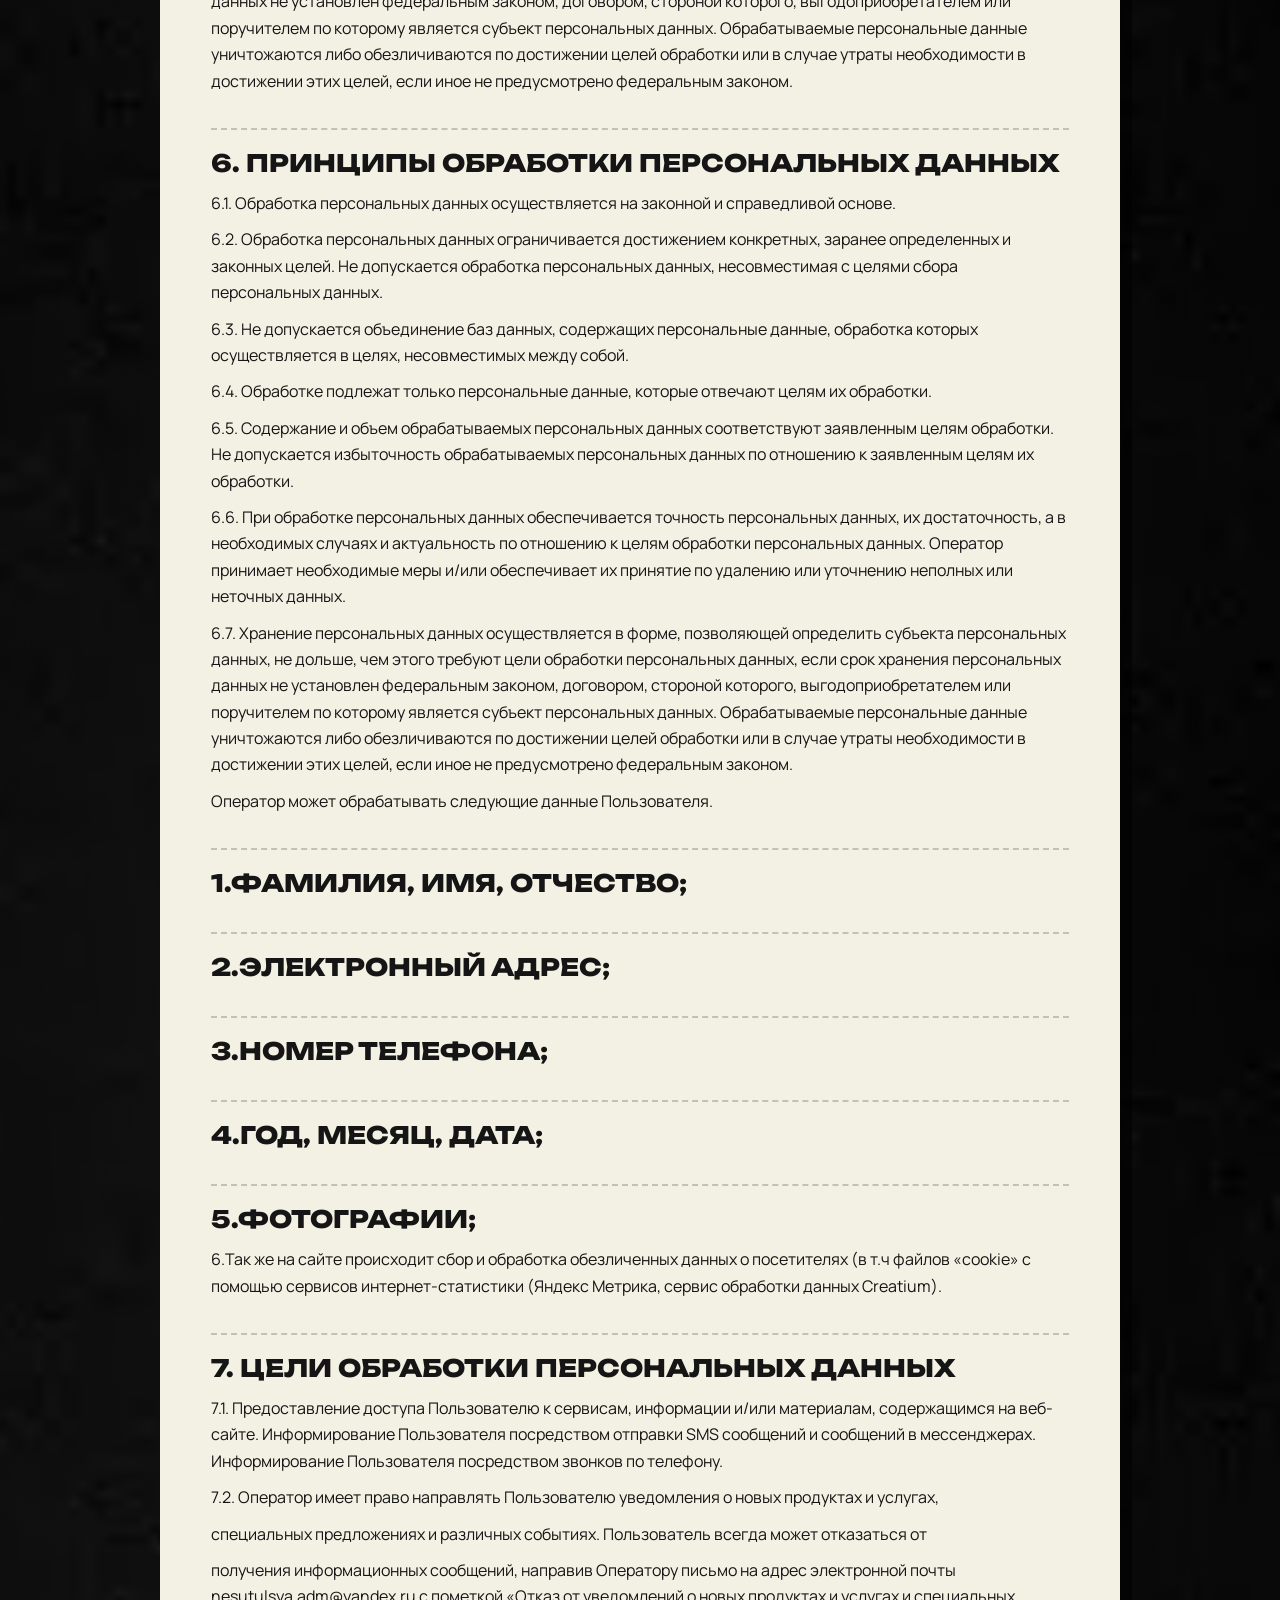
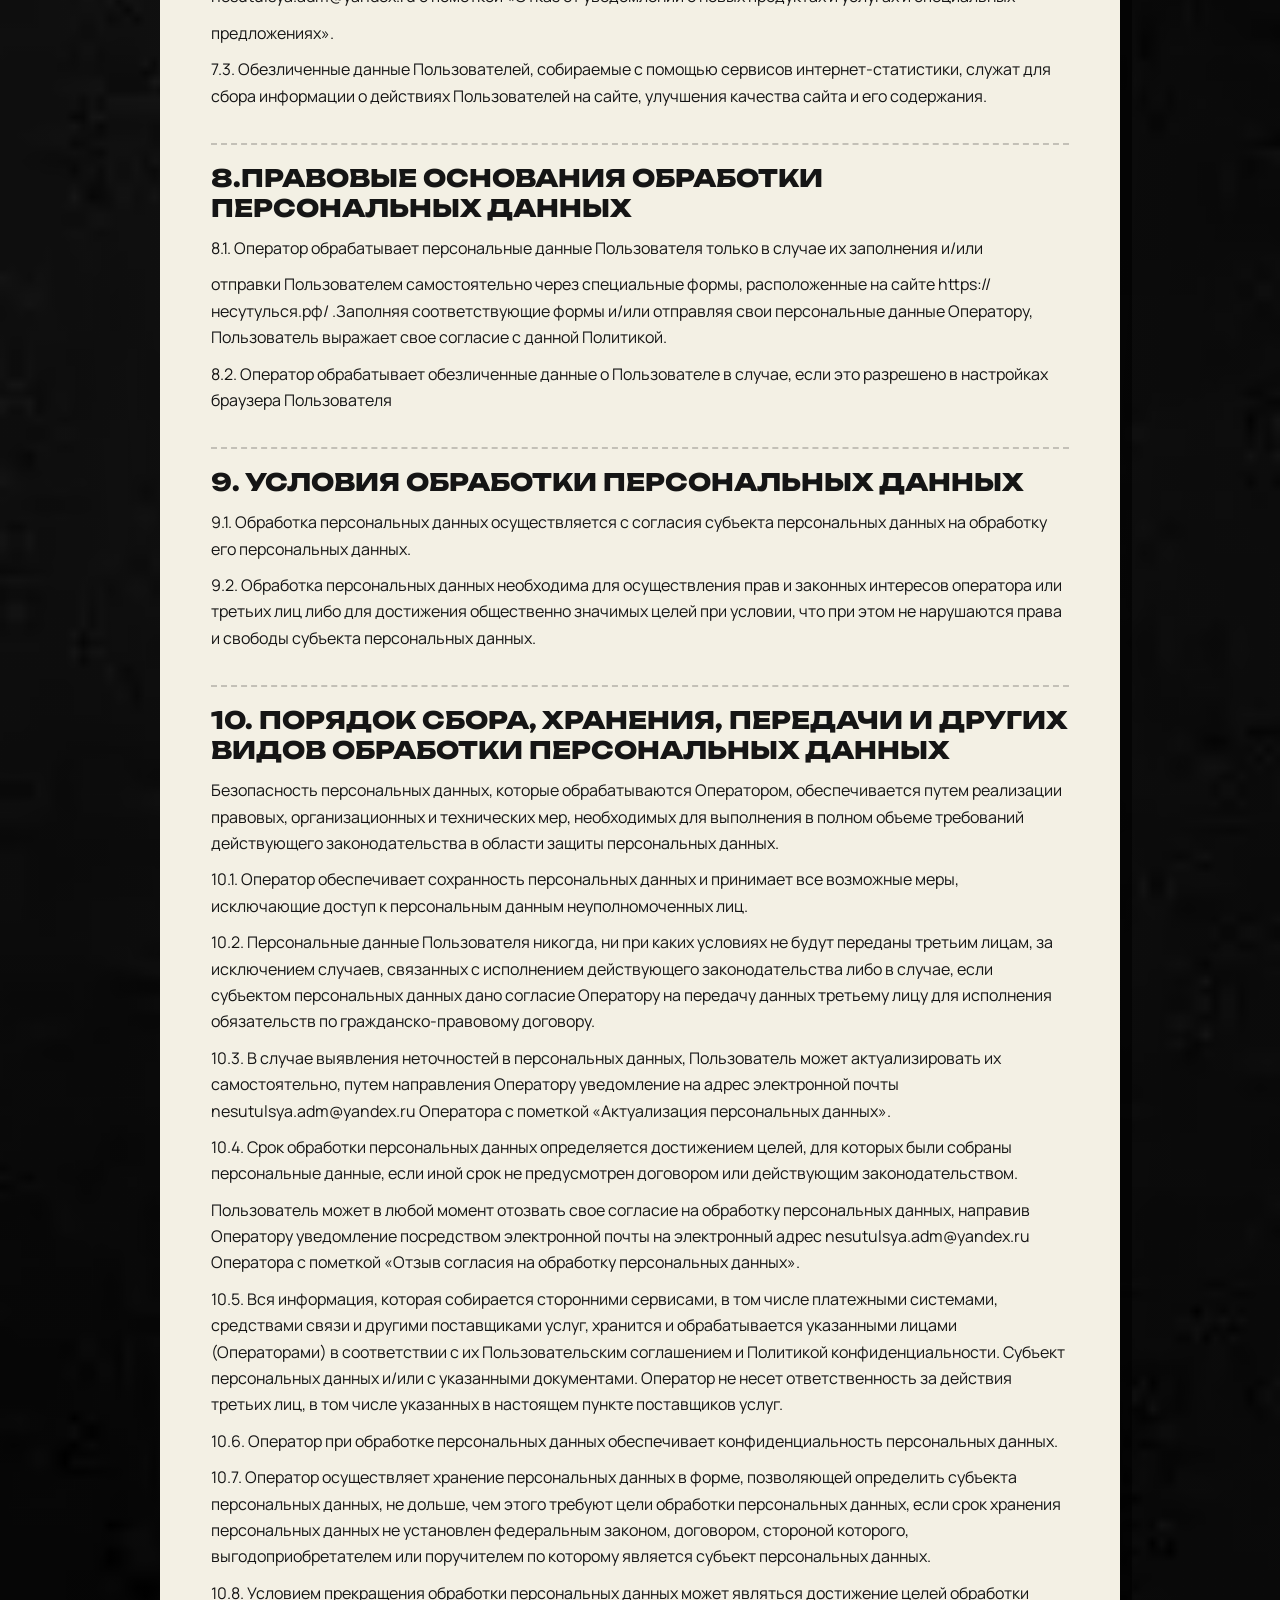
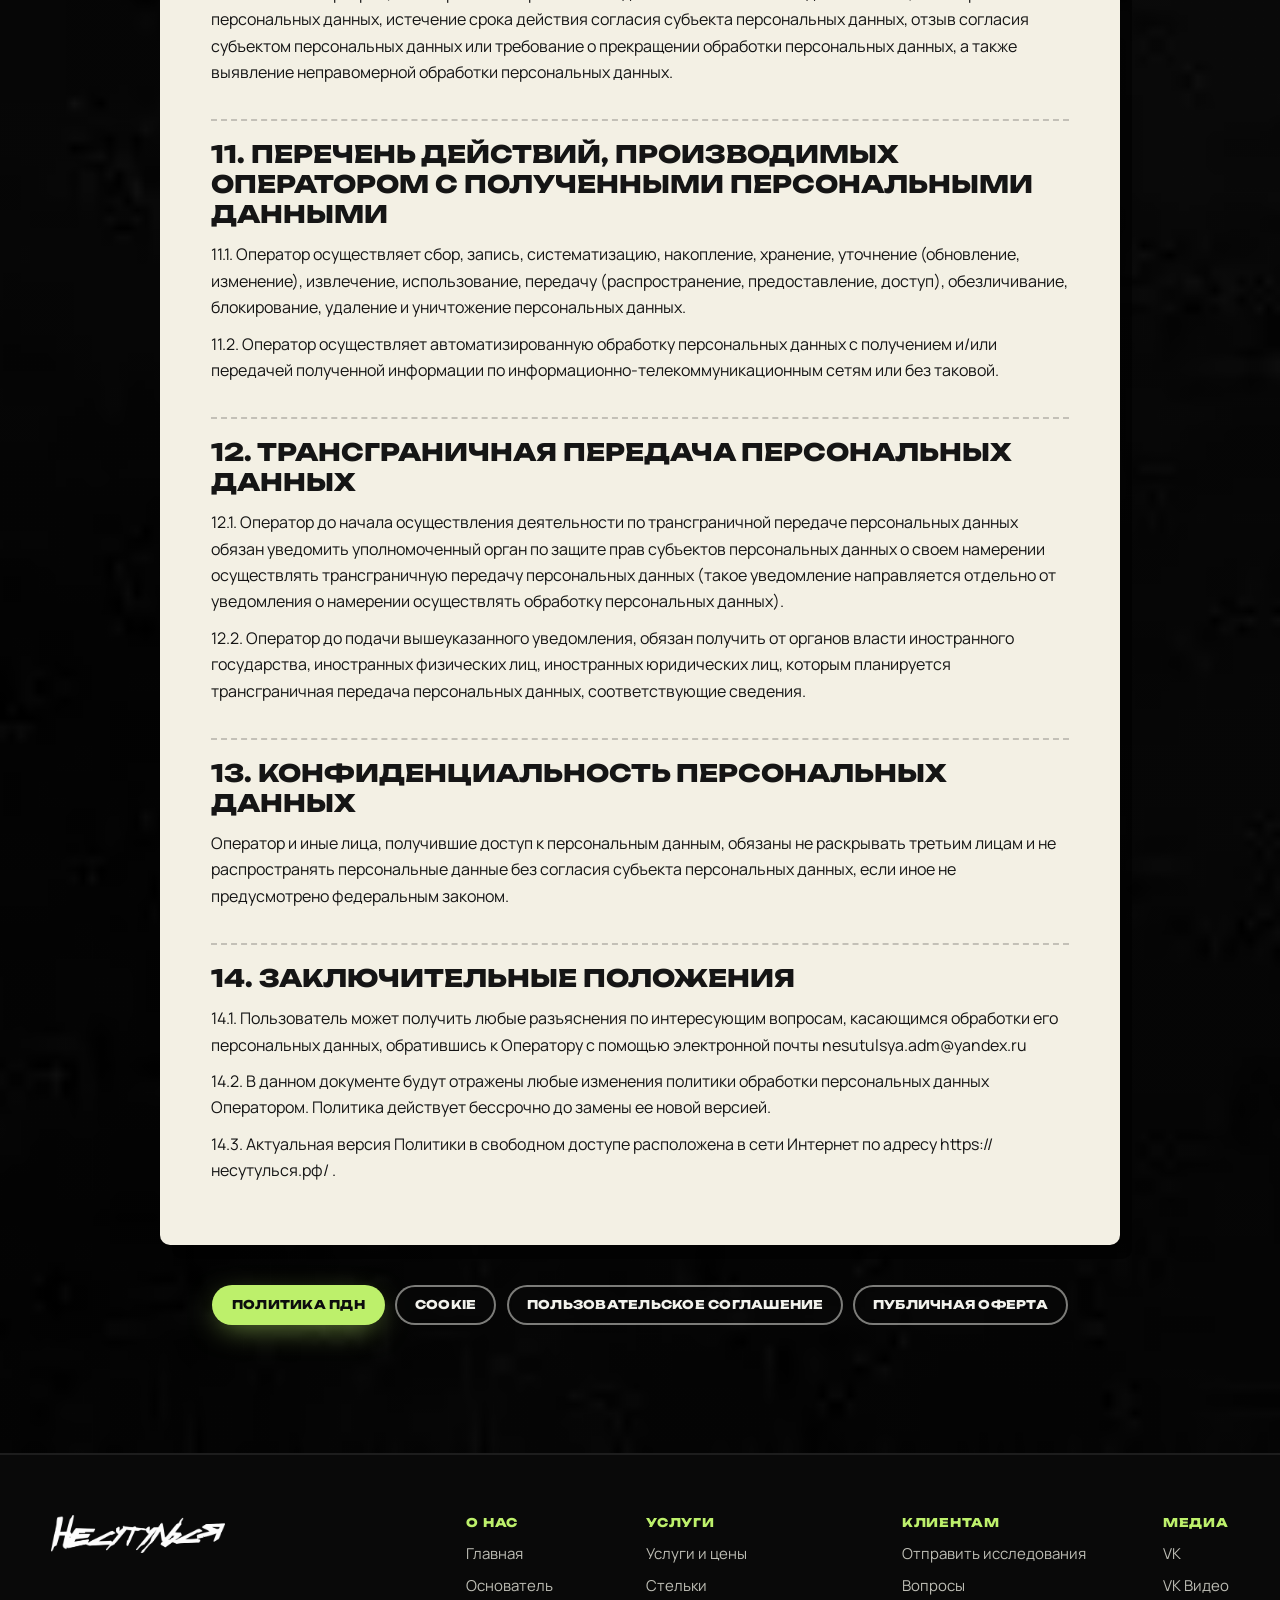
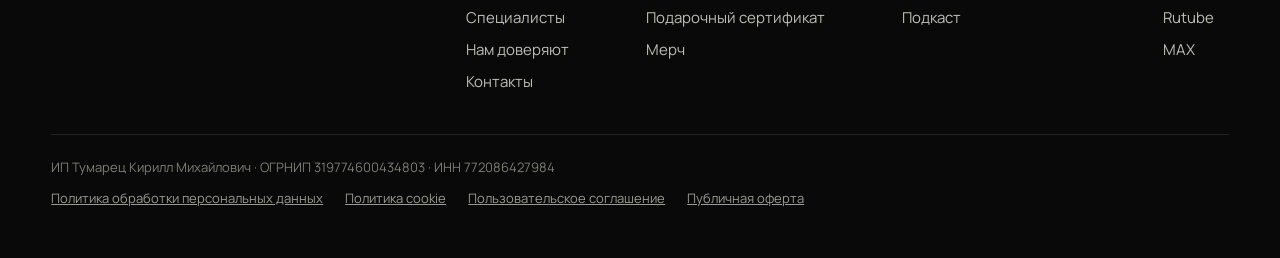
<file: privacy/index.html>
<!doctype html>
<html lang="ru">
<head>
<meta charset="utf-8">
<meta name="viewport" content="width=device-width, initial-scale=1, viewport-fit=cover">
<title>Политика обработки персональных данных — «НеСутулься»</title>
<meta name="description" content="Политика ИП Тумарца К.М. («НеСутулься») в отношении обработки персональных данных пользователей сайта.">
<meta name="theme-color" content="#0d0d0d">
<link rel="canonical" href="https://usupovsdadm-dotcom.github.io/nesutulsya/privacy/">
<meta property="og:type" content="website">
<meta property="og:locale" content="ru_RU">
<meta property="og:site_name" content="НеСутулься">
<meta property="og:title" content="Политика обработки персональных данных — «НеСутулься»">
<meta property="og:description" content="Политика ИП Тумарца К.М. («НеСутулься») в отношении обработки персональных данных пользователей сайта.">
<meta property="og:url" content="https://usupovsdadm-dotcom.github.io/nesutulsya/privacy/">
<meta property="og:image" content="https://usupovsdadm-dotcom.github.io/nesutulsya/assets/og-image.jpg">
<meta property="og:image:width" content="1200">
<meta property="og:image:height" content="630">
<meta name="twitter:card" content="summary_large_image">
<link rel="icon" href="../assets/favicon.ico?v=2" sizes="any">
<link rel="icon" type="image/png" sizes="32x32" href="../assets/favicon-32.png?v=2">
<link rel="icon" type="image/png" sizes="192x192" href="../assets/icon-192.png?v=2">
<link rel="icon" type="image/png" sizes="512x512" href="../assets/icon-512.png?v=2">
<link rel="apple-touch-icon" href="../assets/apple-touch-icon.png?v=2">
<link rel="preload" href="../assets/fonts/wetpaint.woff2" as="font" type="font/woff2" crossorigin>
<link rel="preload" href="../assets/fonts/unbounded.woff2" as="font" type="font/woff2" crossorigin>
<link rel="preload" href="../assets/fonts/manrope.woff2" as="font" type="font/woff2" crossorigin>
<link rel="stylesheet" href="../css/style.css?v=9">
</head>
<body>
<a class="skip" href="#main">К содержимому</a>
<canvas id="sprayCursor" class="spray-canvas" aria-hidden="true"></canvas>
<div class="can-cursor" id="canCursor" aria-hidden="true"><svg viewBox="0 0 40 64"><rect x="9" y="16" width="22" height="44" rx="5" fill="#bdf06b" stroke="#0d0d0d" stroke-width="2"/><rect x="13" y="8" width="14" height="10" rx="2" fill="#f2f2ec" stroke="#0d0d0d" stroke-width="2"/><rect x="17" y="2" width="6" height="7" rx="1" fill="#ff2d8a" stroke="#0d0d0d" stroke-width="2"/><path d="M9 34h22" stroke="#0d0d0d" stroke-width="2"/><text x="20" y="50" font-size="9" text-anchor="middle" font-family="Unbounded,sans-serif" font-weight="800" fill="#0d0d0d">НС</text></svg></div>
<div class="progress" aria-hidden="true"><i id="progressBar"></i></div>

<!-- @hdr -->
<header class="hdr" id="hdr">
  <a class="hdr__logo" href="../" aria-label="НеСутулься — на главную"><img src="../assets/img/logo.webp" alt="НеСутулься" width="900" height="197"></a>
  <nav class="hdr__nav" aria-label="Разделы сайта">
    <a href="../">Главная</a><a href="../shop/">Услуги</a><a href="../founder/">Основатель</a><a href="../#team">Специалисты</a><a href="../friends/">Нам доверяют</a><a href="../orto/">Стельки</a><a href="../store/">Мерч</a><a href="../#contacts">Контакты</a>
  </nav>
  <div class="hdr__right">
    <span class="status" data-status><i></i><span>10:00–21:00 МСК</span></span>
    <a class="hdr__phone" href="tel:+79266911805">+7 926 691-18-05</a>
    <a class="btn btn--sm btn--lime magnetic" href="../#zapis">Записаться</a>
    <button class="burger" id="burger" aria-label="Меню" aria-expanded="false" aria-controls="mnav"><span></span><span></span><span></span></button>
  </div>
</header>

<div class="mnav" id="mnav" aria-hidden="true">
  <nav aria-label="Меню">
    <a href="../">Главная</a><a href="../shop/">Услуги</a><a href="../founder/">Основатель</a><a href="../#team">Специалисты</a><a href="../friends/">Нам доверяют</a><a href="../orto/">Стельки</a><a href="../store/">Мерч</a><a href="../#contacts">Контакты</a><a href="../#zapis">Запись · 5&nbsp;000&nbsp;₽</a>
  </nav>
  <div class="mnav__foot"><a href="tel:+79266911805">+7 926 691-18-05</a><span data-status class="status"><i></i><span>10:00–21:00 МСК</span></span></div>
</div>
<!-- /@hdr -->

<main id="main">
<section class="phero sec-head" id="top" style="text-align:left;max-width:none;margin:0">
  <div class="phero__wall" data-speed="0.2" aria-hidden="true"></div>
  <div class="splat splat--1" data-speed="-0.12" aria-hidden="true"></div>
  <div class="phero__inner"><div class="phero__copy"><nav class="crumbs reveal" aria-label="Хлебные крошки"><a href="../">Главная</a><span aria-hidden="true">/</span><span aria-current="page">Политика в отношении обработки персональных данных</span></nav><p class="label-tape reveal">Документы</p><h1 class="spray-title" data-text="ПОЛИТИКА ПДн">ПОЛИТИКА ПДн</h1><svg class="scrib" viewBox="0 0 300 24" preserveAspectRatio="none" aria-hidden="true"><path d="M3 15 C 40 4, 80 22, 120 12 S 200 4, 240 14 S 285 18, 297 9" pathLength="1"/></svg><p class="phero__sub reveal">Политика в отношении обработки персональных данных</p></div></div>
</section>
<section class="sec sec--concrete" style="padding-top:60px">
  <div class="legal-meta"><p>ИП Тумарец Кирилл Михайлович · ИНН 772086427984</p></div>
  <article class="prose">
<h2>1. Общие положения</h2>
<p>Настоящая политика обработки персональных данных составлена в соответствии с требованиями Федерального закона от 27.07.2006. № 152-ФЗ «О персональных данных» (далее — Закон о персональных данных) и определяет порядок обработки персональных данных и меры по обеспечению безопасности персональных данных, предпринимаемые ИП Тумарцом Кириллом Михайловичем (далее — Оператор).</p>
<p>1.1. Оператор ставит своей важнейшей целью и условием осуществления своей деятельности соблюдение прав и свобод человека и гражданина при обработке его персональных данных, в том числе защиты прав на неприкосновенность частной жизни, личную и семейную тайну.</p>
<p>1.2. Настоящая политика Оператора в отношении обработки персональных данных (далее — Политика) применяется ко всей информации, которую Оператор может получить о посетителях веб-сайта https://несутулься.рф/ .</p>
<h2>2. Основные понятия, используемые в Политике</h2>
<p>2.1. Автоматизированная обработка персональных данных — обработка персональных данных с помощью средств вычислительной техники.</p>
<p>2.2. Блокирование персональных данных — временное прекращение обработки персональных данных (за исключением случаев, если обработка необходима для уточнения персональных данных).</p>
<p>2.3. Веб-сайт — совокупность графических и информационных материалов, а также программ для ЭВМ и баз данных, обеспечивающих их доступность в сети интернет по сетевому адресу https://несутулься.рф/ .</p>
<p>2.4. Информационная система персональных данных — совокупность содержащихся в базах данных персональных данных и обеспечивающих их обработку информационных технологий и технических средств.</p>
<p>2.5. Обезличивание персональных данных — действия, в результате которых невозможно определить без использования дополнительной информации принадлежность персональных данных конкретному Пользователю или иному субъекту персональных данных.</p>
<p>2.6. Обработка персональных данных — любое действие (операция) или совокупность действий (операций), совершаемых с использованием средств автоматизации или без использования таких средств с персональными данными, включая сбор, запись, систематизацию, накопление, хранение, уточнение (обновление, изменение), извлечение, использование, передачу (распространение, предоставление, доступ), обезличивание, блокирование, удаление, уничтожение персональных данных.</p>
<p>2.7. Оператор — государственный орган, муниципальный орган, юридическое или физическое лицо, самостоятельно или совместно с другими лицами организующие и/или осуществляющие обработку персональных данных, а также определяющие цели обработки персональных данных, состав персональных данных, подлежащих обработке, действия (операции), совершаемые с персональными данными.</p>
<p>2.8. Персональные данные — любая информация, относящаяся прямо или косвенно к определенному или определяемому Пользователю веб-сайта https://несутулься.рф/</p>
<p>2.9. Персональные данные, разрешенные субъектом персональных данных для распространения, — персональные данные, доступ неограниченного круга лиц к которым предоставлен субъектом персональных данных путем дачи согласия на обработку персональных данных, разрешенных субъектом персональных данных для распространения в порядке, предусмотренном Законом о персональных данных (далее — персональные данные, разрешенные для распространения).</p>
<p>2.10. Пользователь — любой посетитель веб-сайта (далее субъект) https://несутулься.рф/ .</p>
<p>2.11. Предоставление персональных данных — действия, направленные на раскрытие персональных данных определенному лицу или определенному кругу лиц.</p>
<p>2.12. Распространение персональных данных — любые действия, направленные на раскрытие персональных данных неопределенному кругу лиц (передача персональных данных) или на ознакомление с персональными данными неограниченного круга лиц, в том числе обнародование персональных данных в средствах массовой информации, размещение в информационно-телекоммуникационных сетях или предоставление доступа к персональным данным каким-либо иным способом.</p>
<p>2.13. Трансграничная передача персональных данных — передача персональных данных на территорию иностранного государства органу власти иностранного государства, иностранному физическому или иностранному юридическому лицу.</p>
<p>2.14. Уничтожение персональных данных — любые действия, в результате которых персональные данные уничтожаются безвозвратно с невозможностью дальнейшего восстановления содержания персональных данных в информационной системе персональных данных и/или уничтожаются материальные носители персональных данных.</p>
<h2>3. Основные права и обязанности Оператора</h2>
<p>3.1. Оператор имеет право:</p>
<ul><li>получать от субъекта персональных данных достоверные информацию и/или документы, содержащие персональные данные;</li><li>в случае отзыва субъектом персональных данных согласия на обработку персональных данных, а также, направления обращения с требованием о прекращении обработки персональных данных, Оператор вправе продолжить обработку персональных данных без согласия субъекта персональных данных при наличии оснований, указанных в Законе о персональных данных;</li><li>самостоятельно определять состав и перечень мер, необходимых и достаточных для обеспечения выполнения обязанностей, предусмотренных Законом о персональных данных и принятыми в соответствии с ним нормативными правовыми актами, если иное не предусмотрено Законом о персональных данных или другими федеральными законами.</li></ul>
<p>3.2. Оператор обязан:</p>
<ul><li>предоставлять субъекту персональных данных по его просьбе информацию, касающуюся обработки его персональных данных;</li><li>организовывать обработку персональных данных в порядке, установленном действующим законодательством РФ;</li><li>отвечать на обращения и запросы субъектов персональных данных и их законных представителей в соответствии с требованиями Закона о персональных данных;</li><li>сообщать в уполномоченный орган по защите прав субъектов персональных данных по запросу этого органа необходимую информацию в течение 10 дней с даты получения такого запроса;</li><li>публиковать или иным образом обеспечивать неограниченный доступ к настоящей Политике в отношении обработки персональных данных;</li><li>принимать правовые, организационные и технические меры для защиты персональных данных от неправомерного или случайного доступа к ним, уничтожения, изменения, блокирования, копирования, предоставления, распространения персональных данных, а также от иных неправомерных действий в отношении персональных данных;</li><li>прекратить передачу (распространение, предоставление, доступ) персональных данных, прекратить обработку и уничтожить персональные данные в порядке и случаях, предусмотренных Законом о персональных данных;</li><li>исполнять иные обязанности, предусмотренные Законом о персональных данных.</li></ul>
<h2>4. Основные права и обязанности субъектов персональных данных</h2>
<p>4.1. Субъекты персональных данных имеют право:</p>
<ul><li>получать информацию, касающуюся обработки его персональных данных, за исключением случаев, предусмотренных федеральными законами. Сведения предоставляются субъекту персональных данных Оператором в доступной форме, и в них не должны содержаться персональные данные, относящиеся к другим субъектам персональных данных, за исключением случаев, когда имеются законные основания для раскрытия таких персональных данных. Перечень информации и порядок ее получения установлен Законом о персональных данных;</li><li>требовать от оператора уточнения его персональных данных, их блокирования или уничтожения в случае, если персональные данные являются неполными, устаревшими, неточными, незаконно полученными или не являются необходимыми для заявленной цели обработки, а также принимать предусмотренные законом меры по защите своих прав;</li><li>выдвигать условие предварительного согласия при обработке персональных данных в целях продвижения на рынке товаров, работ и услуг;</li><li>на отзыв согласия на обработку персональных данных, а также, на направление требования о прекращении обработки персональных данных;</li><li>обжаловать в уполномоченный орган по защите прав субъектов персональных данных или в судебном порядке неправомерные действия или бездействие Оператора при обработке его персональных данных;</li><li>на осуществление иных прав, предусмотренных законодательством РФ.</li></ul>
<p>4.2. Субъекты персональных данных обязаны:</p>
<ul><li>предоставлять Оператору достоверные данные о себе;</li><li>сообщать Оператору об уточнении (обновлении, изменении) своих персональных данных.</li></ul>
<p>4.3. Лица, передавшие Оператору недостоверные сведения о себе, либо сведения о другом субъекте персональных данных без согласия последнего, несут ответственность в соответствии с законодательством РФ.</p>
<h2>5. Принципы обработки персональных данных</h2>
<p>5.1. Обработка персональных данных осуществляется на законной и справедливой основе.</p>
<p>5.2. Обработка персональных данных ограничивается достижением конкретных, заранее определенных и законных целей. Не допускается обработка персональных данных, несовместимая с целями сбора персональных данных.</p>
<p>5.3. Не допускается объединение баз данных, содержащих персональные данные, обработка которых осуществляется в целях, несовместимых между собой.</p>
<p>5.4. Обработке подлежат только персональные данные, которые отвечают целям их обработки.</p>
<p>5.5. Содержание и объем обрабатываемых персональных данных соответствуют заявленным целям обработки. Не допускается избыточность обрабатываемых персональных данных по отношению к заявленным целям их обработки.</p>
<p>5.6. При обработке персональных данных обеспечивается точность персональных данных, их достаточность, а в необходимых случаях и актуальность по отношению к целям обработки персональных данных. Оператор принимает необходимые меры и/или обеспечивает их принятие по удалению или уточнению неполных или неточных данных.</p>
<p>5.7. Хранение персональных данных осуществляется в форме, позволяющей определить субъекта персональных данных, не дольше, чем этого требуют цели обработки персональных данных, если срок хранения персональных данных не установлен федеральным законом, договором, стороной которого, выгодоприобретателем или поручителем по которому является субъект персональных данных. Обрабатываемые персональные данные уничтожаются либо обезличиваются по достижении целей обработки или в случае утраты необходимости в достижении этих целей, если иное не предусмотрено федеральным законом.</p>
<h2>6. Принципы обработки персональных данных</h2>
<p>6.1. Обработка персональных данных осуществляется на законной и справедливой основе.</p>
<p>6.2. Обработка персональных данных ограничивается достижением конкретных, заранее определенных и законных целей. Не допускается обработка персональных данных, несовместимая с целями сбора персональных данных.</p>
<p>6.3. Не допускается объединение баз данных, содержащих персональные данные, обработка которых осуществляется в целях, несовместимых между собой.</p>
<p>6.4. Обработке подлежат только персональные данные, которые отвечают целям их обработки.</p>
<p>6.5. Содержание и объем обрабатываемых персональных данных соответствуют заявленным целям обработки. Не допускается избыточность обрабатываемых персональных данных по отношению к заявленным целям их обработки.</p>
<p>6.6. При обработке персональных данных обеспечивается точность персональных данных, их достаточность, а в необходимых случаях и актуальность по отношению к целям обработки персональных данных. Оператор принимает необходимые меры и/или обеспечивает их принятие по удалению или уточнению неполных или неточных данных.</p>
<p>6.7. Хранение персональных данных осуществляется в форме, позволяющей определить субъекта персональных данных, не дольше, чем этого требуют цели обработки персональных данных, если срок хранения персональных данных не установлен федеральным законом, договором, стороной которого, выгодоприобретателем или поручителем по которому является субъект персональных данных. Обрабатываемые персональные данные уничтожаются либо обезличиваются по достижении целей обработки или в случае утраты необходимости в достижении этих целей, если иное не предусмотрено федеральным законом.</p>
<p>Оператор может обрабатывать следующие данные Пользователя.</p>
<h2>1.Фамилия, имя, отчество;</h2>
<h2>2.Электронный адрес;</h2>
<h2>3.Номер телефона;</h2>
<h2>4.Год, месяц, дата;</h2>
<h2>5.Фотографии;</h2>
<p>6.Так же на сайте происходит сбор и обработка обезличенных данных о посетителях (в т.ч файлов «cookie» с помощью сервисов интернет-статистики (Яндекс Метрика, сервис обработки данных Creatium).</p>
<h2>7. Цели обработки персональных данных</h2>
<p>7.1. Предоставление доступа Пользователю к сервисам, информации и/или материалам, содержащимся на веб-сайте. Информирование Пользователя посредством отправки SMS сообщений и сообщений в месcенджерах. Информирование Пользователя посредством звонков по телефону.</p>
<p>7.2. Оператор имеет право направлять Пользователю уведомления о новых продуктах и услугах,</p>
<p>специальных предложениях и различных событиях. Пользователь всегда может отказаться от</p>
<p>получения информационных сообщений, направив Оператору письмо на адрес электронной почты nesutulsya.adm@yandex.ru с пометкой «Отказ от уведомлений о новых продуктах и услугах и специальных</p>
<p>предложениях».</p>
<p>7.3. Обезличенные данные Пользователей, собираемые с помощью сервисов интернет-статистики, служат для сбора информации о действиях Пользователей на сайте, улучшения качества сайта и его содержания.</p>
<h2>8.Правовые основания обработки персональных данных</h2>
<p>8.1. Оператор обрабатывает персональные данные Пользователя только в случае их заполнения и/или</p>
<p>отправки Пользователем самостоятельно через специальные формы, расположенные на сайте https://несутулься.рф/ .Заполняя соответствующие формы и/или отправляя свои персональные данные Оператору, Пользователь выражает свое согласие с данной Политикой.</p>
<p>8.2. Оператор обрабатывает обезличенные данные о Пользователе в случае, если это разрешено в настройках браузера Пользователя</p>
<h2>9. Условия обработки персональных данных</h2>
<p>9.1. Обработка персональных данных осуществляется с согласия субъекта персональных данных на обработку его персональных данных.</p>
<p>9.2. Обработка персональных данных необходима для осуществления прав и законных интересов оператора или третьих лиц либо для достижения общественно значимых целей при условии, что при этом не нарушаются права и свободы субъекта персональных данных.</p>
<h2>10. Порядок сбора, хранения, передачи и других видов обработки персональных данных</h2>
<p>Безопасность персональных данных, которые обрабатываются Оператором, обеспечивается путем реализации правовых, организационных и технических мер, необходимых для выполнения в полном объеме требований действующего законодательства в области защиты персональных данных.</p>
<p>10.1. Оператор обеспечивает сохранность персональных данных и принимает все возможные меры, исключающие доступ к персональным данным неуполномоченных лиц.</p>
<p>10.2. Персональные данные Пользователя никогда, ни при каких условиях не будут переданы третьим лицам, за исключением случаев, связанных с исполнением действующего законодательства либо в случае, если субъектом персональных данных дано согласие Оператору на передачу данных третьему лицу для исполнения обязательств по гражданско-правовому договору.</p>
<p>10.3. В случае выявления неточностей в персональных данных, Пользователь может актуализировать их самостоятельно, путем направления Оператору уведомление на адрес электронной почты nesutulsya.adm@yandex.ru Оператора с пометкой «Актуализация персональных данных».</p>
<p>10.4. Срок обработки персональных данных определяется достижением целей, для которых были собраны персональные данные, если иной срок не предусмотрен договором или действующим законодательством.</p>
<p>Пользователь может в любой момент отозвать свое согласие на обработку персональных данных, направив Оператору уведомление посредством электронной почты на электронный адрес nesutulsya.adm@yandex.ru Оператора с пометкой «Отзыв согласия на обработку персональных данных».</p>
<p>10.5. Вся информация, которая собирается сторонними сервисами, в том числе платежными системами, средствами связи и другими поставщиками услуг, хранится и обрабатывается указанными лицами (Операторами) в соответствии с их Пользовательским соглашением и Политикой конфиденциальности. Субъект персональных данных и/или с указанными документами. Оператор не несет ответственность за действия третьих лиц, в том числе указанных в настоящем пункте поставщиков услуг.</p>
<p>10.6. Оператор при обработке персональных данных обеспечивает конфиденциальность персональных данных.</p>
<p>10.7. Оператор осуществляет хранение персональных данных в форме, позволяющей определить субъекта персональных данных, не дольше, чем этого требуют цели обработки персональных данных, если срок хранения персональных данных не установлен федеральным законом, договором, стороной которого, выгодоприобретателем или поручителем по которому является субъект персональных данных.</p>
<p>10.8. Условием прекращения обработки персональных данных может являться достижение целей обработки персональных данных, истечение срока действия согласия субъекта персональных данных, отзыв согласия субъектом персональных данных или требование о прекращении обработки персональных данных, а также выявление неправомерной обработки персональных данных.</p>
<h2>11. Перечень действий, производимых Оператором с полученными персональными данными</h2>
<p>11.1. Оператор осуществляет сбор, запись, систематизацию, накопление, хранение, уточнение (обновление, изменение), извлечение, использование, передачу (распространение, предоставление, доступ), обезличивание, блокирование, удаление и уничтожение персональных данных.</p>
<p>11.2. Оператор осуществляет автоматизированную обработку персональных данных с получением и/или передачей полученной информации по информационно-телекоммуникационным сетям или без таковой.</p>
<h2>12. Трансграничная передача персональных данных</h2>
<p>12.1. Оператор до начала осуществления деятельности по трансграничной передаче персональных данных обязан уведомить уполномоченный орган по защите прав субъектов персональных данных о своем намерении осуществлять трансграничную передачу персональных данных (такое уведомление направляется отдельно от уведомления о намерении осуществлять обработку персональных данных).</p>
<p>12.2. Оператор до подачи вышеуказанного уведомления, обязан получить от органов власти иностранного государства, иностранных физических лиц, иностранных юридических лиц, которым планируется трансграничная передача персональных данных, соответствующие сведения.</p>
<h2>13. Конфиденциальность персональных данных</h2>
<p>Оператор и иные лица, получившие доступ к персональным данным, обязаны не раскрывать третьим лицам и не распространять персональные данные без согласия субъекта персональных данных, если иное не предусмотрено федеральным законом.</p>
<h2>14. Заключительные положения</h2>
<p>14.1. Пользователь может получить любые разъяснения по интересующим вопросам, касающимся обработки его персональных данных, обратившись к Оператору с помощью электронной почты nesutulsya.adm@yandex.ru</p>
<p>14.2. В данном документе будут отражены любые изменения политики обработки персональных данных Оператором. Политика действует бессрочно до замены ее новой версией.</p>
<p>14.3. Актуальная версия Политики в свободном доступе расположена в сети Интернет по адресу https://несутулься.рф/ .</p>
  </article>
  <nav class="legal-nav" aria-label="Документы"><a class="btn btn--lime btn--sm" href="../privacy/" aria-current="page">Политика ПДн</a><a class="btn btn--ghost btn--sm" href="../cookie/">Cookie</a><a class="btn btn--ghost btn--sm" href="../ps/">Пользовательское соглашение</a><a class="btn btn--ghost btn--sm" href="../oferta/">Публичная оферта</a></nav>
</section>
</main>

<!-- @ftr -->
<footer class="ftr">
  <div class="ftr__top">
    <img class="ftr__logo" src="../assets/img/logo.webp" alt="НеСутулься" width="900" height="197" loading="lazy">
    <nav class="ftr__nav" aria-label="Карта сайта">
      <div><b>О нас</b><a href="../">Главная</a><a href="../founder/">Основатель</a><a href="../#team">Специалисты</a><a href="../friends/">Нам доверяют</a><a href="../#contacts">Контакты</a></div>
      <div><b>Услуги</b><a href="../shop/">Услуги и цены</a><a href="../orto/">Стельки</a><a href="../shop/#cert">Подарочный сертификат</a><a href="../store/">Мерч</a></div>
      <div><b>Клиентам</b><a href="../patients/">Отправить исследования</a><a href="../#faq">Вопросы</a><a href="https://music.yandex.ru/album/21096211/track/100491307" target="_blank" rel="noopener">Подкаст</a></div>
      <div><b>Медиа</b><a href="https://vk.com/nesutulsyamsk" target="_blank" rel="noopener">VK</a><a href="https://vkvideo.ru/@club231053786" target="_blank" rel="noopener">VK Видео</a><a href="https://rutube.ru/channel/27963576/" target="_blank" rel="noopener">Rutube</a><a href="https://max.ru/id772086427984_biz" target="_blank" rel="noopener">MAX</a></div>
    </nav>
  </div>
  <div class="ftr__bottom">
    <p>ИП Тумарец Кирилл Михайлович · ОГРНИП 319774600434803 · ИНН 772086427984</p>
    <p class="ftr__legal"><a href="../privacy/">Политика обработки персональных данных</a><a href="../cookie/">Политика cookie</a><a href="../ps/">Пользовательское соглашение</a><a href="../oferta/">Публичная оферта</a></p>
  </div>
</footer>

<nav class="mbar" aria-label="Быстрые действия">
  <a href="tel:+79266911805"><svg viewBox="0 0 24 24" aria-hidden="true"><path d="M6.6 10.8a15.1 15.1 0 0 0 6.6 6.6l2.2-2.2c.3-.3.7-.4 1-.2 1.1.4 2.3.6 3.6.6.6 0 1 .4 1 1V20c0 .6-.4 1-1 1A17 17 0 0 1 3 4c0-.6.4-1 1-1h3.5c.6 0 1 .4 1 1 0 1.3.2 2.5.6 3.6.1.3 0 .7-.2 1z"/></svg>Позвонить</a>
  <a href="../#zapis" class="mbar__main">Записаться</a>
  <a href="https://vk.com/nesutulsyamsk" target="_blank" rel="noopener"><svg aria-hidden="true" viewBox="0 0 24 24"><path d="M12.8 17.5C6.6 17.5 3.1 13.3 3 6.3h3.1c.1 5.1 2.3 7.3 4.1 7.7V6.3h2.9v4.4c1.8-.2 3.6-2.2 4.3-4.4h2.9c-.5 2.7-2.5 4.7-3.9 5.5 1.4.7 3.7 2.4 4.5 5.7h-3.2c-.7-2.2-2.4-3.9-4.6-4.1v4.1h-.3z"/></svg>Написать</a>
</nav>

<div class="cookie" id="cookie" role="dialog" aria-label="Использование cookies" hidden>
  <b>Использование cookies</b>
  <p>Используя наш сайт, вы даёте согласие на обработку <a href="../cookie/">файлов cookie</a> и <a href="../privacy/">пользовательских данных</a>. Если вы не хотите, чтобы ваши данные обрабатывались, пожалуйста, покиньте сайт.</p>
  <div class="cookie__btns"><button class="btn btn--ghost" type="button" data-cookie="no">Отказаться</button><button class="btn btn--lime" type="button" data-cookie="yes"><span>Согласиться</span></button></div>
</div>

<div class="lightbox" id="lightbox" hidden><button class="lightbox__x" aria-label="Закрыть">×</button><img alt=""></div>
<!-- /@ftr -->

<script src="../js/main.js?v=9" defer></script>
</body>
</html>
</file>
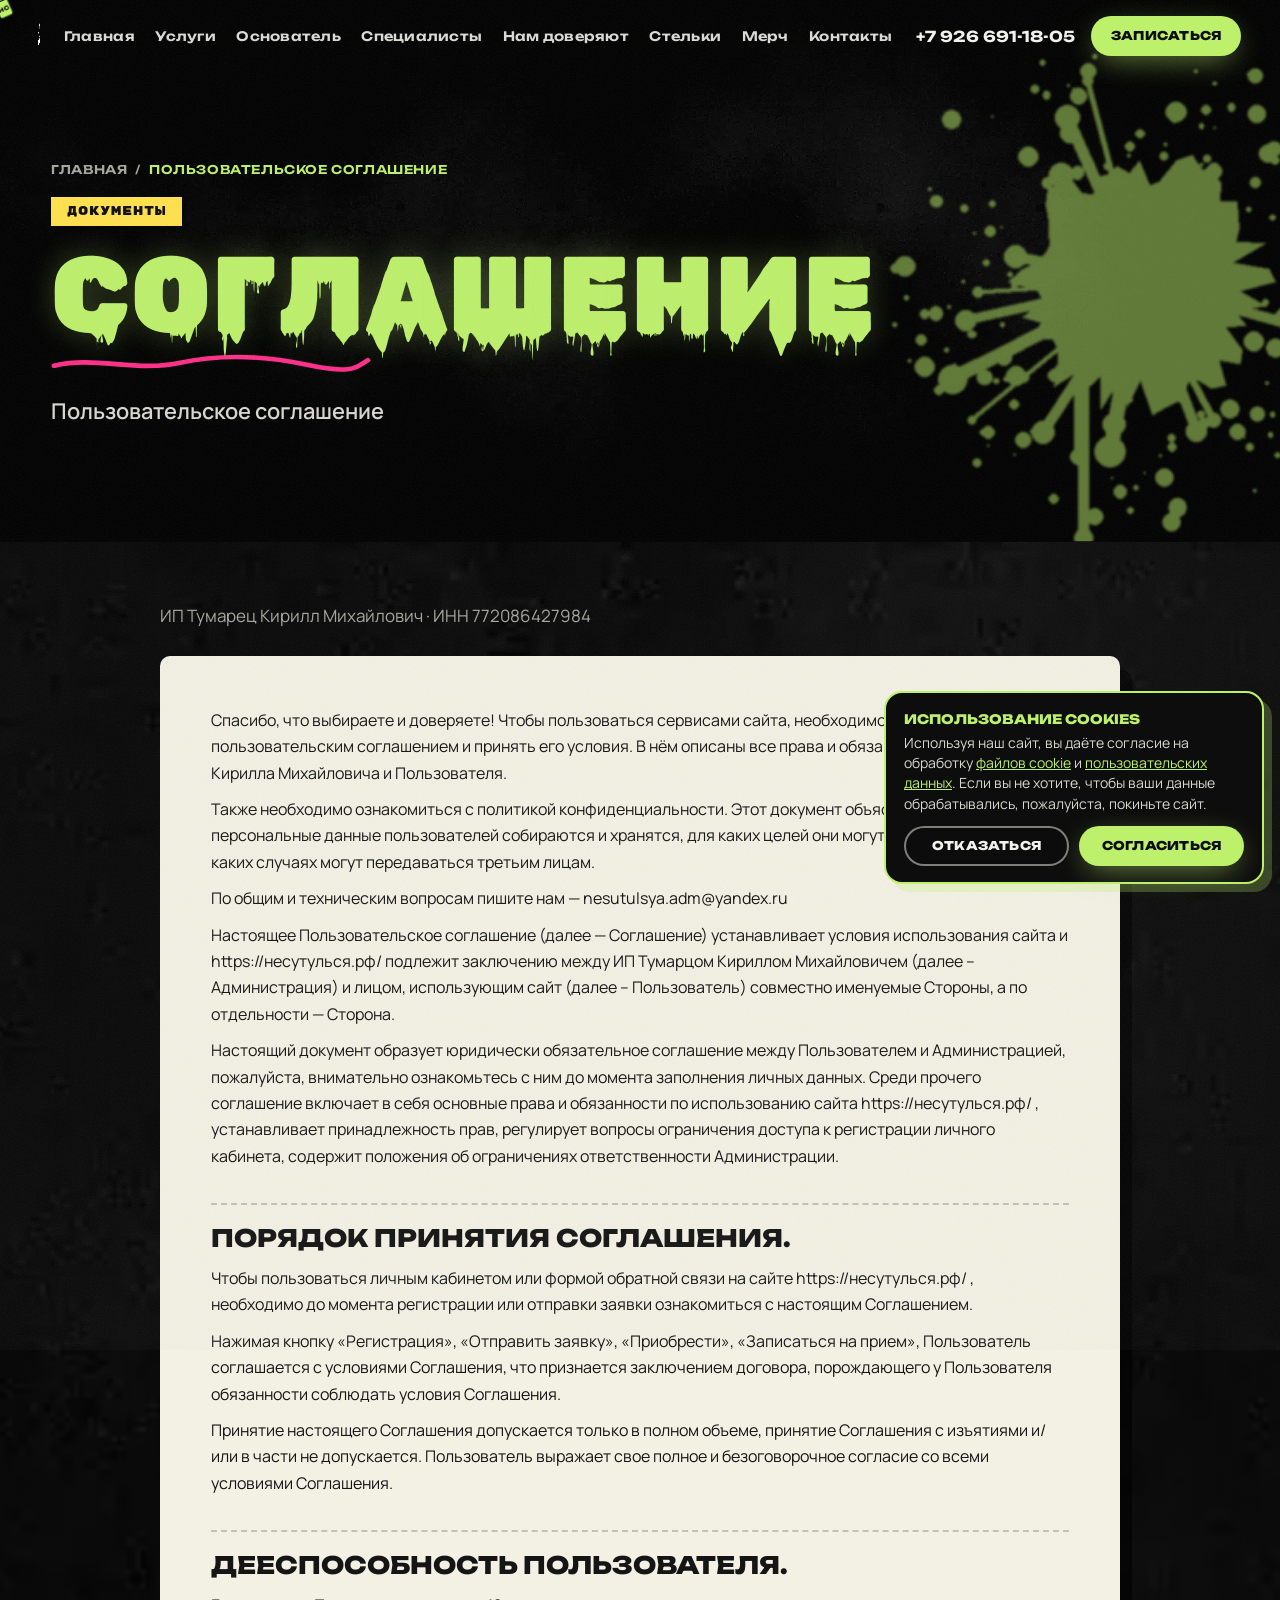
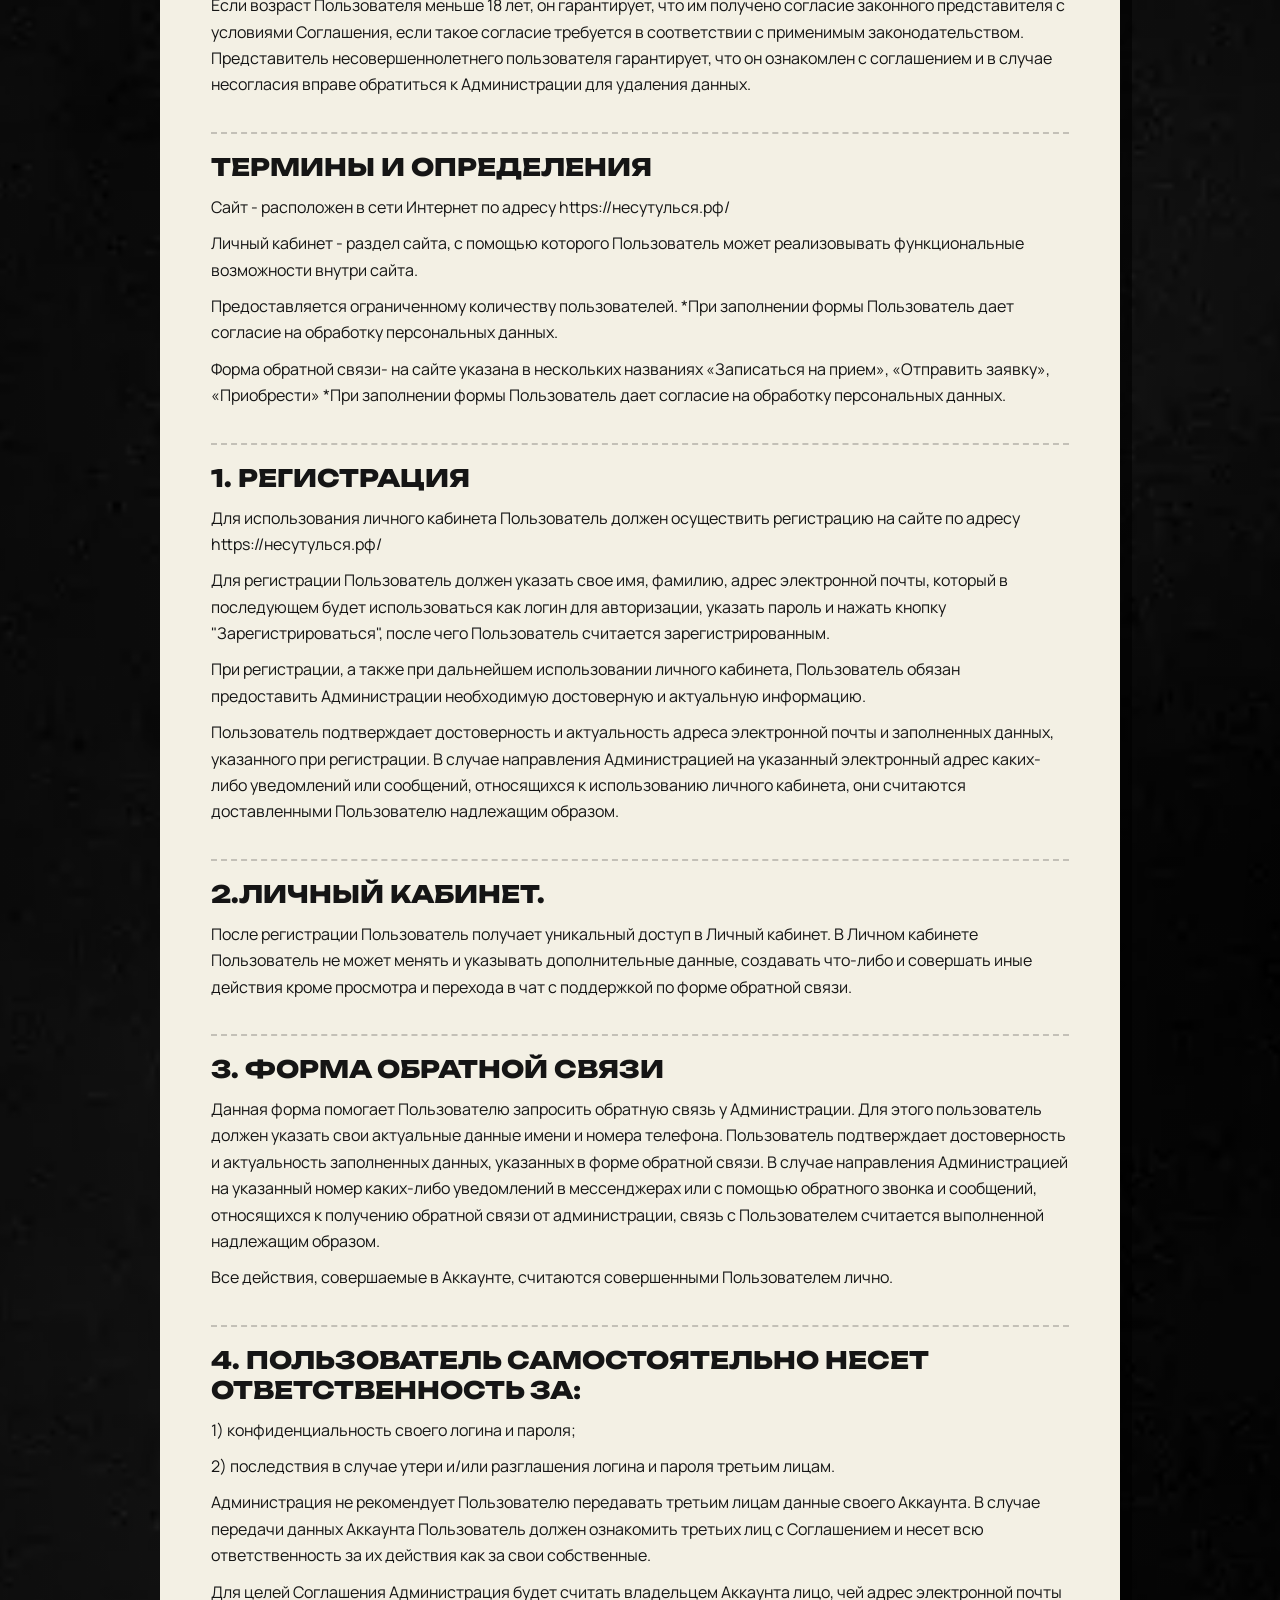
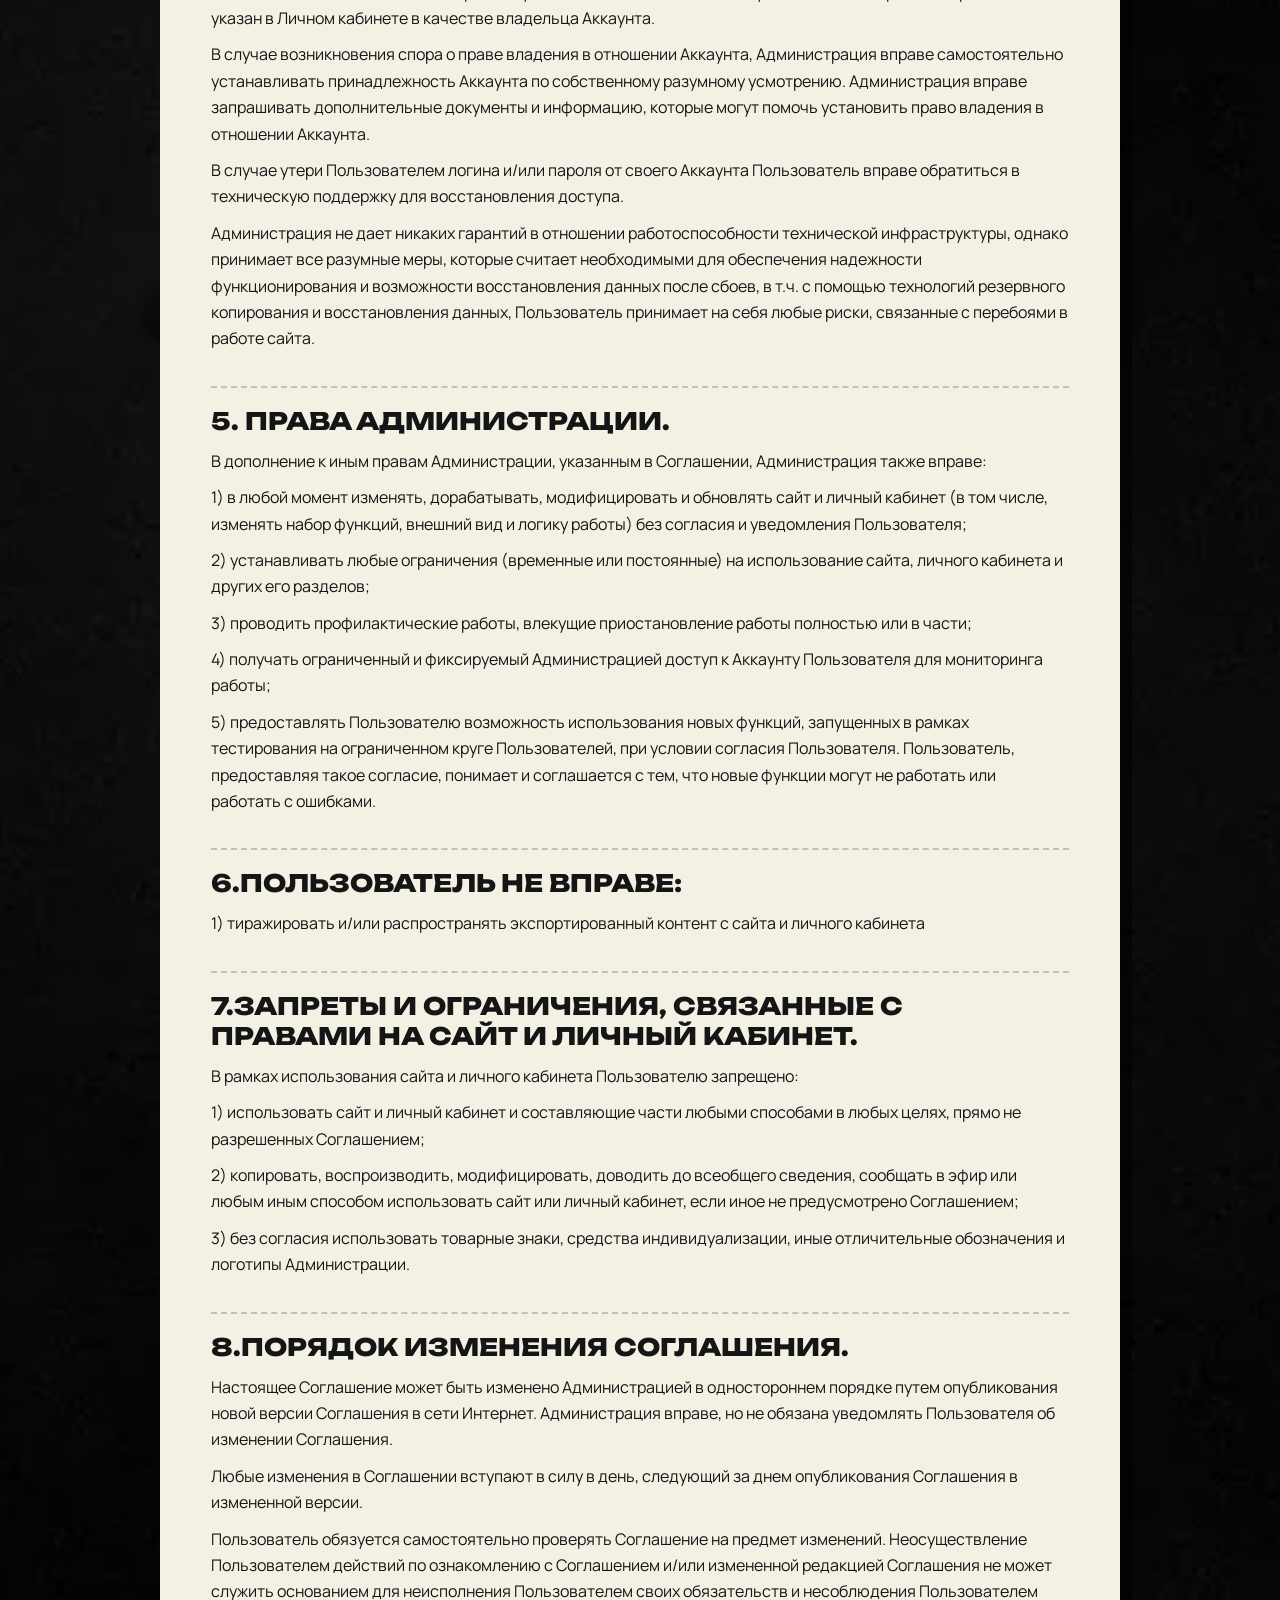
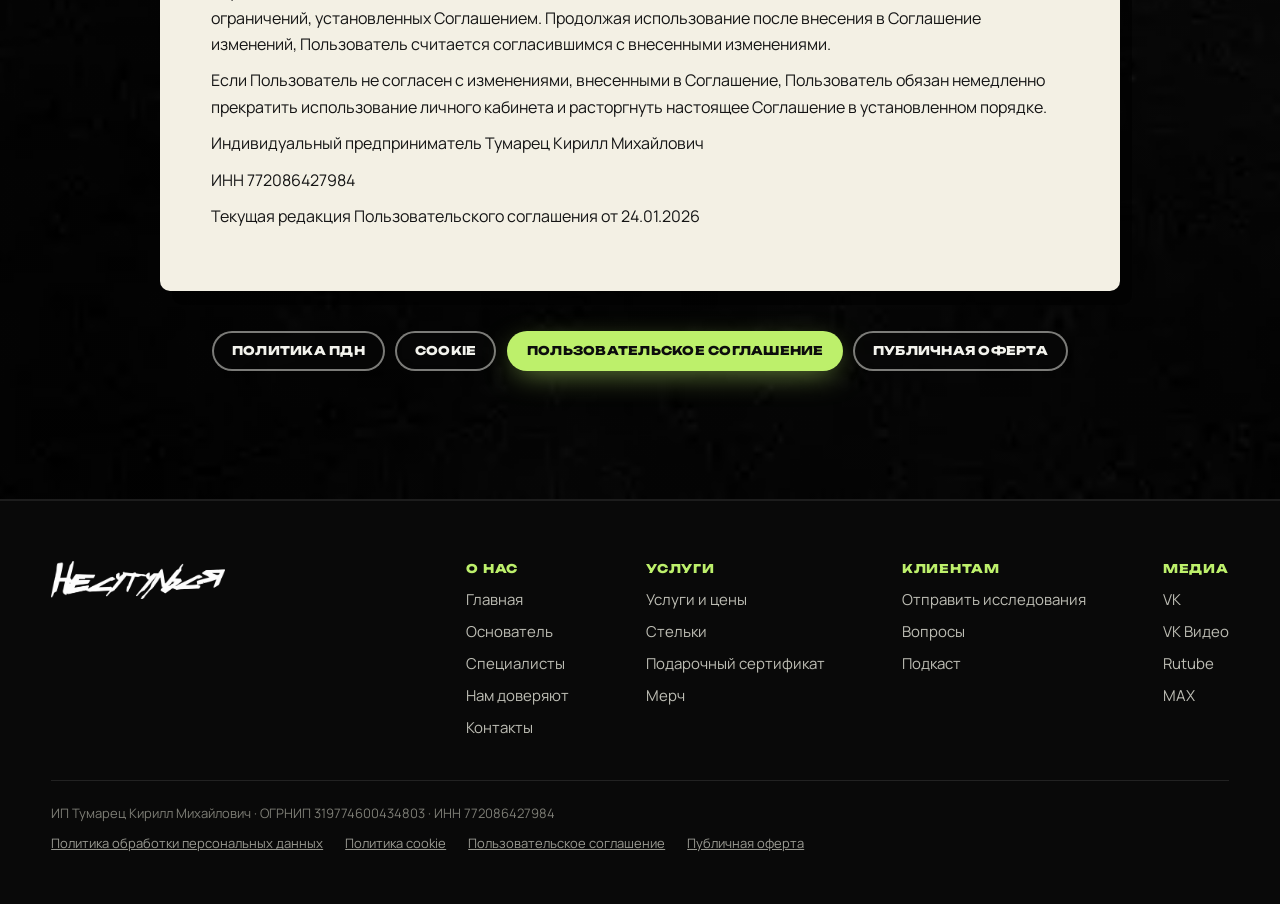
<file: ps/index.html>
<!doctype html>
<html lang="ru">
<head>
<meta charset="utf-8">
<meta name="viewport" content="width=device-width, initial-scale=1, viewport-fit=cover">
<title>Пользовательское соглашение — «НеСутулься»</title>
<meta name="description" content="Пользовательское соглашение сайта «НеСутулься»: условия использования сайта, личного кабинета и формы обратной связи.">
<meta name="theme-color" content="#0d0d0d">
<link rel="canonical" href="https://usupovsdadm-dotcom.github.io/nesutulsya/ps/">
<meta property="og:type" content="website">
<meta property="og:locale" content="ru_RU">
<meta property="og:site_name" content="НеСутулься">
<meta property="og:title" content="Пользовательское соглашение — «НеСутулься»">
<meta property="og:description" content="Пользовательское соглашение сайта «НеСутулься»: условия использования сайта, личного кабинета и формы обратной связи.">
<meta property="og:url" content="https://usupovsdadm-dotcom.github.io/nesutulsya/ps/">
<meta property="og:image" content="https://usupovsdadm-dotcom.github.io/nesutulsya/assets/og-image.jpg">
<meta property="og:image:width" content="1200">
<meta property="og:image:height" content="630">
<meta name="twitter:card" content="summary_large_image">
<link rel="icon" href="../assets/favicon.ico?v=2" sizes="any">
<link rel="icon" type="image/png" sizes="32x32" href="../assets/favicon-32.png?v=2">
<link rel="icon" type="image/png" sizes="192x192" href="../assets/icon-192.png?v=2">
<link rel="icon" type="image/png" sizes="512x512" href="../assets/icon-512.png?v=2">
<link rel="apple-touch-icon" href="../assets/apple-touch-icon.png?v=2">
<link rel="preload" href="../assets/fonts/wetpaint.woff2" as="font" type="font/woff2" crossorigin>
<link rel="preload" href="../assets/fonts/unbounded.woff2" as="font" type="font/woff2" crossorigin>
<link rel="preload" href="../assets/fonts/manrope.woff2" as="font" type="font/woff2" crossorigin>
<link rel="stylesheet" href="../css/style.css?v=9">
</head>
<body>
<a class="skip" href="#main">К содержимому</a>
<canvas id="sprayCursor" class="spray-canvas" aria-hidden="true"></canvas>
<div class="can-cursor" id="canCursor" aria-hidden="true"><svg viewBox="0 0 40 64"><rect x="9" y="16" width="22" height="44" rx="5" fill="#bdf06b" stroke="#0d0d0d" stroke-width="2"/><rect x="13" y="8" width="14" height="10" rx="2" fill="#f2f2ec" stroke="#0d0d0d" stroke-width="2"/><rect x="17" y="2" width="6" height="7" rx="1" fill="#ff2d8a" stroke="#0d0d0d" stroke-width="2"/><path d="M9 34h22" stroke="#0d0d0d" stroke-width="2"/><text x="20" y="50" font-size="9" text-anchor="middle" font-family="Unbounded,sans-serif" font-weight="800" fill="#0d0d0d">НС</text></svg></div>
<div class="progress" aria-hidden="true"><i id="progressBar"></i></div>

<!-- @hdr -->
<header class="hdr" id="hdr">
  <a class="hdr__logo" href="../" aria-label="НеСутулься — на главную"><img src="../assets/img/logo.webp" alt="НеСутулься" width="900" height="197"></a>
  <nav class="hdr__nav" aria-label="Разделы сайта">
    <a href="../">Главная</a><a href="../shop/">Услуги</a><a href="../founder/">Основатель</a><a href="../#team">Специалисты</a><a href="../friends/">Нам доверяют</a><a href="../orto/">Стельки</a><a href="../store/">Мерч</a><a href="../#contacts">Контакты</a>
  </nav>
  <div class="hdr__right">
    <span class="status" data-status><i></i><span>10:00–21:00 МСК</span></span>
    <a class="hdr__phone" href="tel:+79266911805">+7 926 691-18-05</a>
    <a class="btn btn--sm btn--lime magnetic" href="../#zapis">Записаться</a>
    <button class="burger" id="burger" aria-label="Меню" aria-expanded="false" aria-controls="mnav"><span></span><span></span><span></span></button>
  </div>
</header>

<div class="mnav" id="mnav" aria-hidden="true">
  <nav aria-label="Меню">
    <a href="../">Главная</a><a href="../shop/">Услуги</a><a href="../founder/">Основатель</a><a href="../#team">Специалисты</a><a href="../friends/">Нам доверяют</a><a href="../orto/">Стельки</a><a href="../store/">Мерч</a><a href="../#contacts">Контакты</a><a href="../#zapis">Запись · 5&nbsp;000&nbsp;₽</a>
  </nav>
  <div class="mnav__foot"><a href="tel:+79266911805">+7 926 691-18-05</a><span data-status class="status"><i></i><span>10:00–21:00 МСК</span></span></div>
</div>
<!-- /@hdr -->

<main id="main">
<section class="phero sec-head" id="top" style="text-align:left;max-width:none;margin:0">
  <div class="phero__wall" data-speed="0.2" aria-hidden="true"></div>
  <div class="splat splat--1" data-speed="-0.12" aria-hidden="true"></div>
  <div class="phero__inner"><div class="phero__copy"><nav class="crumbs reveal" aria-label="Хлебные крошки"><a href="../">Главная</a><span aria-hidden="true">/</span><span aria-current="page">Пользовательское соглашение</span></nav><p class="label-tape reveal">Документы</p><h1 class="spray-title" data-text="СОГЛАШЕНИЕ">СОГЛАШЕНИЕ</h1><svg class="scrib" viewBox="0 0 300 24" preserveAspectRatio="none" aria-hidden="true"><path d="M3 15 C 40 4, 80 22, 120 12 S 200 4, 240 14 S 285 18, 297 9" pathLength="1"/></svg><p class="phero__sub reveal">Пользовательское соглашение</p></div></div>
</section>
<section class="sec sec--concrete" style="padding-top:60px">
  <div class="legal-meta"><p>ИП Тумарец Кирилл Михайлович · ИНН 772086427984</p></div>
  <article class="prose">
<p>Спасибо, что выбираете и доверяете! Чтобы пользоваться сервисами сайта, необходимо ознакомиться с пользовательским соглашением и принять его условия. В нём описаны все права и обязанности ИП Тумарца Кирилла Михайловича и Пользователя.</p>
<p>Также необходимо ознакомиться с политикой конфиденциальности. Этот документ объясняет, какие персональные данные пользователей собираются и хранятся, для каких целей они могут быть использованы и в каких случаях могут передаваться третьим лицам.</p>
<p>По общим и техническим вопросам пишите нам — nesutulsya.adm@yandex.ru</p>
<p>Настоящее Пользовательское соглашение (далее — Соглашение) устанавливает условия использования сайта и https://несутулься.рф/ подлежит заключению между ИП Тумарцом Кириллом Михайловичем (далее – Администрация) и лицом, использующим сайт (далее – Пользователь) совместно именуемые Стороны, а по отдельности — Сторона.</p>
<p>Настоящий документ образует юридически обязательное соглашение между Пользователем и Администрацией, пожалуйста, внимательно ознакомьтесь с ним до момента заполнения личных данных. Среди прочего соглашение включает в себя основные права и обязанности по использованию сайта https://несутулься.рф/ , устанавливает принадлежность прав, регулирует вопросы ограничения доступа к регистрации личного кабинета, содержит положения об ограничениях ответственности Администрации.</p>
<h2>Порядок принятия Соглашения.</h2>
<p>Чтобы пользоваться личным кабинетом или формой обратной связи на сайте https://несутулься.рф/ , необходимо до момента регистрации или отправки заявки ознакомиться с настоящим Соглашением.</p>
<p>Нажимая кнопку «Регистрация», «Отправить заявку», «Приобрести», «Записаться на прием», Пользователь соглашается с условиями Соглашения, что признается заключением договора, порождающего у Пользователя обязанности соблюдать условия Соглашения.</p>
<p>Принятие настоящего Соглашения допускается только в полном объеме, принятие Соглашения с изъятиями и/или в части не допускается. Пользователь выражает свое полное и безоговорочное согласие со всеми условиями Соглашения.</p>
<h2>Дееспособность пользователя.</h2>
<p>Если возраст Пользователя меньше 18 лет, он гарантирует, что им получено согласие законного представителя с условиями Соглашения, если такое согласие требуется в соответствии с применимым законодательством. Представитель несовершеннолетнего пользователя гарантирует, что он ознакомлен с соглашением и в случае несогласия вправе обратиться к Администрации для удаления данных.</p>
<h2>Термины и определения</h2>
<p>Сайт - расположен в сети Интернет по адресу https://несутулься.рф/</p>
<p>Личный кабинет - раздел сайта, с помощью которого Пользователь может реализовывать функциональные возможности внутри сайта.</p>
<p>Предоставляется ограниченному количеству пользователей. *При заполнении формы Пользователь дает согласие на обработку персональных данных.</p>
<p>Форма обратной связи- на сайте указана в нескольких названиях «Записаться на прием», «Отправить заявку», «Приобрести» *При заполнении формы Пользователь дает согласие на обработку персональных данных.</p>
<h2>1. Регистрация</h2>
<p>Для использования личного кабинета Пользователь должен осуществить регистрацию на сайте по адресу https://несутулься.рф/</p>
<p>Для регистрации Пользователь должен указать свое имя, фамилию, адрес электронной почты, который в последующем будет использоваться как логин для авторизации, указать пароль и нажать кнопку &quot;Зарегистрироваться&quot;, после чего Пользователь считается зарегистрированным.</p>
<p>При регистрации, а также при дальнейшем использовании личного кабинета, Пользователь обязан предоставить Администрации необходимую достоверную и актуальную информацию.</p>
<p>Пользователь подтверждает достоверность и актуальность адреса электронной почты и заполненных данных, указанного при регистрации. В случае направления Администрацией на указанный электронный адрес каких-либо уведомлений или сообщений, относящихся к использованию личного кабинета, они считаются доставленными Пользователю надлежащим образом.</p>
<h2>2.Личный кабинет.</h2>
<p>После регистрации Пользователь получает уникальный доступ в Личный кабинет. В Личном кабинете Пользователь не может менять и указывать дополнительные данные, создавать что-либо и совершать иные действия кроме просмотра и перехода в чат с поддержкой по форме обратной связи.</p>
<h2>3. Форма обратной связи</h2>
<p>Данная форма помогает Пользователю запросить обратную связь у Администрации. Для этого пользователь должен указать свои актуальные данные имени и номера телефона. Пользователь подтверждает достоверность и актуальность заполненных данных, указанных в форме обратной связи. В случае направления Администрацией на указанный номер каких-либо уведомлений в мессенджерах или с помощью обратного звонка и сообщений, относящихся к получению обратной связи от администрации, связь с Пользователем считается выполненной надлежащим образом.</p>
<p>Все действия, совершаемые в Аккаунте, считаются совершенными Пользователем лично.</p>
<h2>4. Пользователь самостоятельно несет ответственность за:</h2>
<p>1) конфиденциальность своего логина и пароля;</p>
<p>2) последствия в случае утери и/или разглашения логина и пароля третьим лицам.</p>
<p>Администрация не рекомендует Пользователю передавать третьим лицам данные своего Аккаунта. В случае передачи данных Аккаунта Пользователь должен ознакомить третьих лиц с Соглашением и несет всю ответственность за их действия как за свои собственные.</p>
<p>Для целей Соглашения Администрация будет считать владельцем Аккаунта лицо, чей адрес электронной почты указан в Личном кабинете в качестве владельца Аккаунта.</p>
<p>В случае возникновения спора о праве владения в отношении Аккаунта, Администрация вправе самостоятельно устанавливать принадлежность Аккаунта по собственному разумному усмотрению. Администрация вправе запрашивать дополнительные документы и информацию, которые могут помочь установить право владения в отношении Аккаунта.</p>
<p>В случае утери Пользователем логина и/или пароля от своего Аккаунта Пользователь вправе обратиться в техническую поддержку для восстановления доступа.</p>
<p>Администрация не дает никаких гарантий в отношении работоспособности технической инфраструктуры, однако принимает все разумные меры, которые считает необходимыми для обеспечения надежности функционирования и возможности восстановления данных после сбоев, в т.ч. с помощью технологий резервного копирования и восстановления данных, Пользователь принимает на себя любые риски, связанные с перебоями в работе сайта.</p>
<h2>5. Права Администрации.</h2>
<p>В дополнение к иным правам Администрации, указанным в Соглашении, Администрация также вправе:</p>
<p>1) в любой момент изменять, дорабатывать, модифицировать и обновлять сайт и личный кабинет (в том числе, изменять набор функций, внешний вид и логику работы) без согласия и уведомления Пользователя;</p>
<p>2) устанавливать любые ограничения (временные или постоянные) на использование сайта, личного кабинета и других его разделов;</p>
<p>3) проводить профилактические работы, влекущие приостановление работы полностью или в части;</p>
<p>4) получать ограниченный и фиксируемый Администрацией доступ к Аккаунту Пользователя для мониторинга работы;</p>
<p>5) предоставлять Пользователю возможность использования новых функций, запущенных в рамках тестирования на ограниченном круге Пользователей, при условии согласия Пользователя. Пользователь, предоставляя такое согласие, понимает и соглашается с тем, что новые функции могут не работать или работать с ошибками.</p>
<h2>6.Пользователь не вправе:</h2>
<p>1) тиражировать и/или распространять экспортированный контент с сайта и личного кабинета</p>
<h2>7.Запреты и ограничения, связанные с правами на сайт и личный кабинет.</h2>
<p>В рамках использования сайта и личного кабинета Пользователю запрещено:</p>
<p>1) использовать сайт и личный кабинет и составляющие части любыми способами в любых целях, прямо не разрешенных Соглашением;</p>
<p>2) копировать, воспроизводить, модифицировать, доводить до всеобщего сведения, сообщать в эфир или любым иным способом использовать сайт или личный кабинет, если иное не предусмотрено Соглашением;</p>
<p>3) без согласия использовать товарные знаки, средства индивидуализации, иные отличительные обозначения и логотипы Администрации.</p>
<h2>8.Порядок изменения Соглашения.</h2>
<p>Настоящее Соглашение может быть изменено Администрацией в одностороннем порядке путем опубликования новой версии Соглашения в сети Интернет. Администрация вправе, но не обязана уведомлять Пользователя об изменении Соглашения.</p>
<p>Любые изменения в Соглашении вступают в силу в день, следующий за днем опубликования Соглашения в измененной версии.</p>
<p>Пользователь обязуется самостоятельно проверять Соглашение на предмет изменений. Неосуществление Пользователем действий по ознакомлению с Соглашением и/или измененной редакцией Соглашения не может служить основанием для неисполнения Пользователем своих обязательств и несоблюдения Пользователем ограничений, установленных Соглашением. Продолжая использование после внесения в Соглашение изменений, Пользователь считается согласившимся с внесенными изменениями.</p>
<p>Если Пользователь не согласен с изменениями, внесенными в Соглашение, Пользователь обязан немедленно прекратить использование личного кабинета и расторгнуть настоящее Соглашение в установленном порядке.</p>
<p>Индивидуальный предприниматель Тумарец Кирилл Михайлович</p>
<p>ИНН 772086427984</p>
<p>Текущая редакция Пользовательского соглашения от 24.01.2026</p>
  </article>
  <nav class="legal-nav" aria-label="Документы"><a class="btn btn--ghost btn--sm" href="../privacy/">Политика ПДн</a><a class="btn btn--ghost btn--sm" href="../cookie/">Cookie</a><a class="btn btn--lime btn--sm" href="../ps/" aria-current="page">Пользовательское соглашение</a><a class="btn btn--ghost btn--sm" href="../oferta/">Публичная оферта</a></nav>
</section>
</main>

<!-- @ftr -->
<footer class="ftr">
  <div class="ftr__top">
    <img class="ftr__logo" src="../assets/img/logo.webp" alt="НеСутулься" width="900" height="197" loading="lazy">
    <nav class="ftr__nav" aria-label="Карта сайта">
      <div><b>О нас</b><a href="../">Главная</a><a href="../founder/">Основатель</a><a href="../#team">Специалисты</a><a href="../friends/">Нам доверяют</a><a href="../#contacts">Контакты</a></div>
      <div><b>Услуги</b><a href="../shop/">Услуги и цены</a><a href="../orto/">Стельки</a><a href="../shop/#cert">Подарочный сертификат</a><a href="../store/">Мерч</a></div>
      <div><b>Клиентам</b><a href="../patients/">Отправить исследования</a><a href="../#faq">Вопросы</a><a href="https://music.yandex.ru/album/21096211/track/100491307" target="_blank" rel="noopener">Подкаст</a></div>
      <div><b>Медиа</b><a href="https://vk.com/nesutulsyamsk" target="_blank" rel="noopener">VK</a><a href="https://vkvideo.ru/@club231053786" target="_blank" rel="noopener">VK Видео</a><a href="https://rutube.ru/channel/27963576/" target="_blank" rel="noopener">Rutube</a><a href="https://max.ru/id772086427984_biz" target="_blank" rel="noopener">MAX</a></div>
    </nav>
  </div>
  <div class="ftr__bottom">
    <p>ИП Тумарец Кирилл Михайлович · ОГРНИП 319774600434803 · ИНН 772086427984</p>
    <p class="ftr__legal"><a href="../privacy/">Политика обработки персональных данных</a><a href="../cookie/">Политика cookie</a><a href="../ps/">Пользовательское соглашение</a><a href="../oferta/">Публичная оферта</a></p>
  </div>
</footer>

<nav class="mbar" aria-label="Быстрые действия">
  <a href="tel:+79266911805"><svg viewBox="0 0 24 24" aria-hidden="true"><path d="M6.6 10.8a15.1 15.1 0 0 0 6.6 6.6l2.2-2.2c.3-.3.7-.4 1-.2 1.1.4 2.3.6 3.6.6.6 0 1 .4 1 1V20c0 .6-.4 1-1 1A17 17 0 0 1 3 4c0-.6.4-1 1-1h3.5c.6 0 1 .4 1 1 0 1.3.2 2.5.6 3.6.1.3 0 .7-.2 1z"/></svg>Позвонить</a>
  <a href="../#zapis" class="mbar__main">Записаться</a>
  <a href="https://vk.com/nesutulsyamsk" target="_blank" rel="noopener"><svg aria-hidden="true" viewBox="0 0 24 24"><path d="M12.8 17.5C6.6 17.5 3.1 13.3 3 6.3h3.1c.1 5.1 2.3 7.3 4.1 7.7V6.3h2.9v4.4c1.8-.2 3.6-2.2 4.3-4.4h2.9c-.5 2.7-2.5 4.7-3.9 5.5 1.4.7 3.7 2.4 4.5 5.7h-3.2c-.7-2.2-2.4-3.9-4.6-4.1v4.1h-.3z"/></svg>Написать</a>
</nav>

<div class="cookie" id="cookie" role="dialog" aria-label="Использование cookies" hidden>
  <b>Использование cookies</b>
  <p>Используя наш сайт, вы даёте согласие на обработку <a href="../cookie/">файлов cookie</a> и <a href="../privacy/">пользовательских данных</a>. Если вы не хотите, чтобы ваши данные обрабатывались, пожалуйста, покиньте сайт.</p>
  <div class="cookie__btns"><button class="btn btn--ghost" type="button" data-cookie="no">Отказаться</button><button class="btn btn--lime" type="button" data-cookie="yes"><span>Согласиться</span></button></div>
</div>

<div class="lightbox" id="lightbox" hidden><button class="lightbox__x" aria-label="Закрыть">×</button><img alt=""></div>
<!-- /@ftr -->

<script src="../js/main.js?v=9" defer></script>
</body>
</html>
</file>
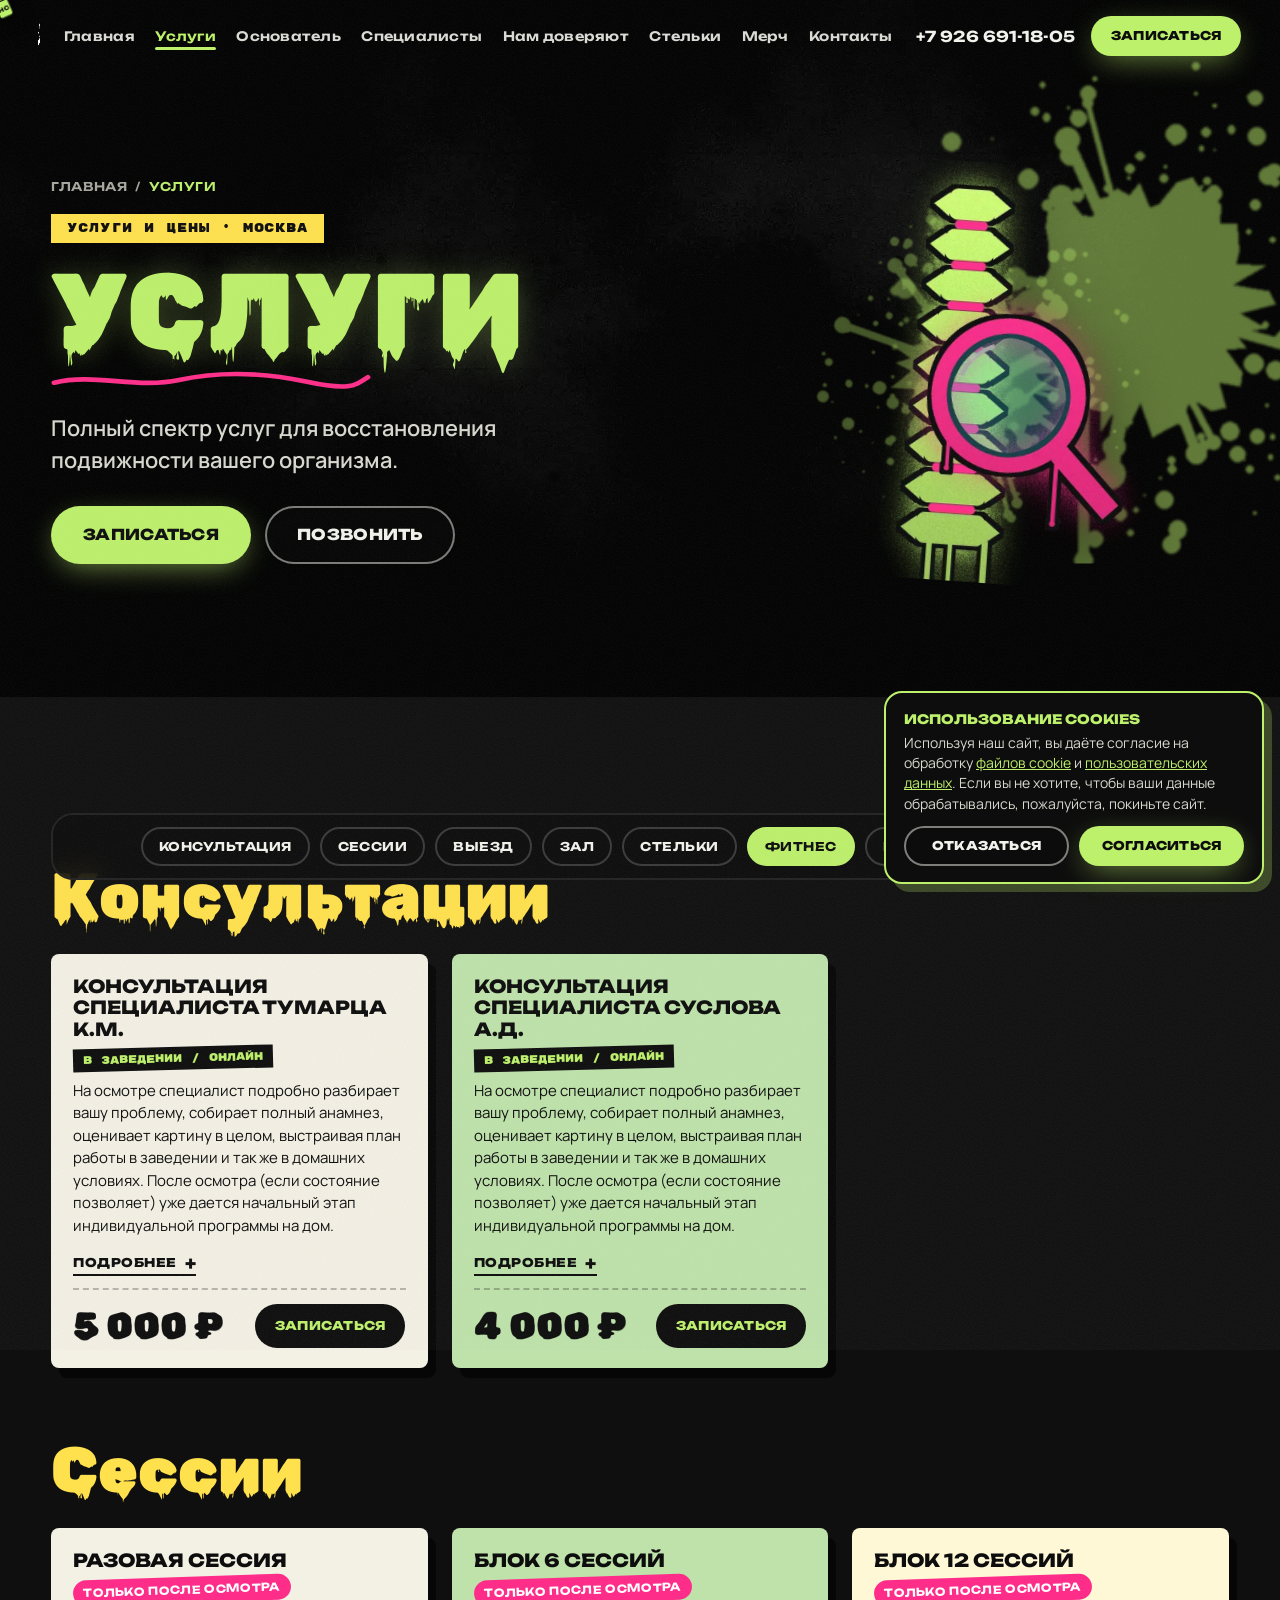
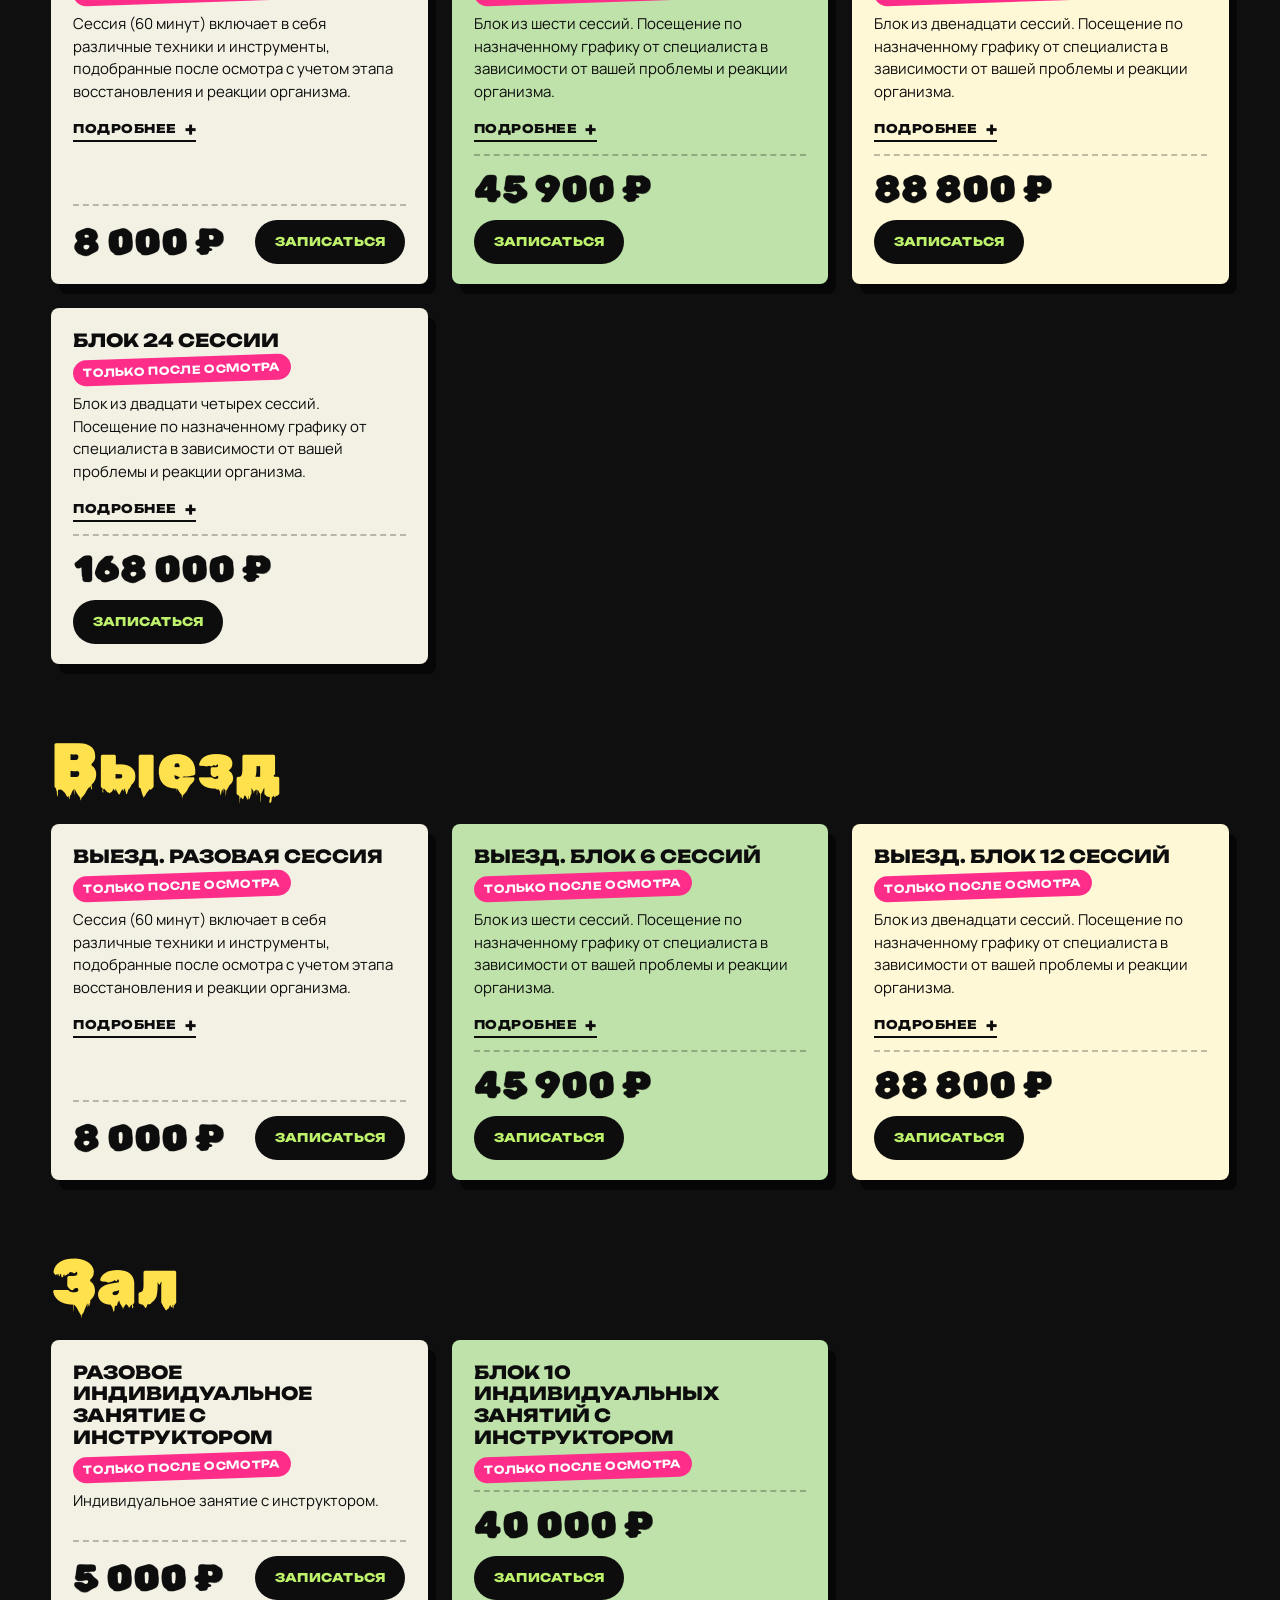
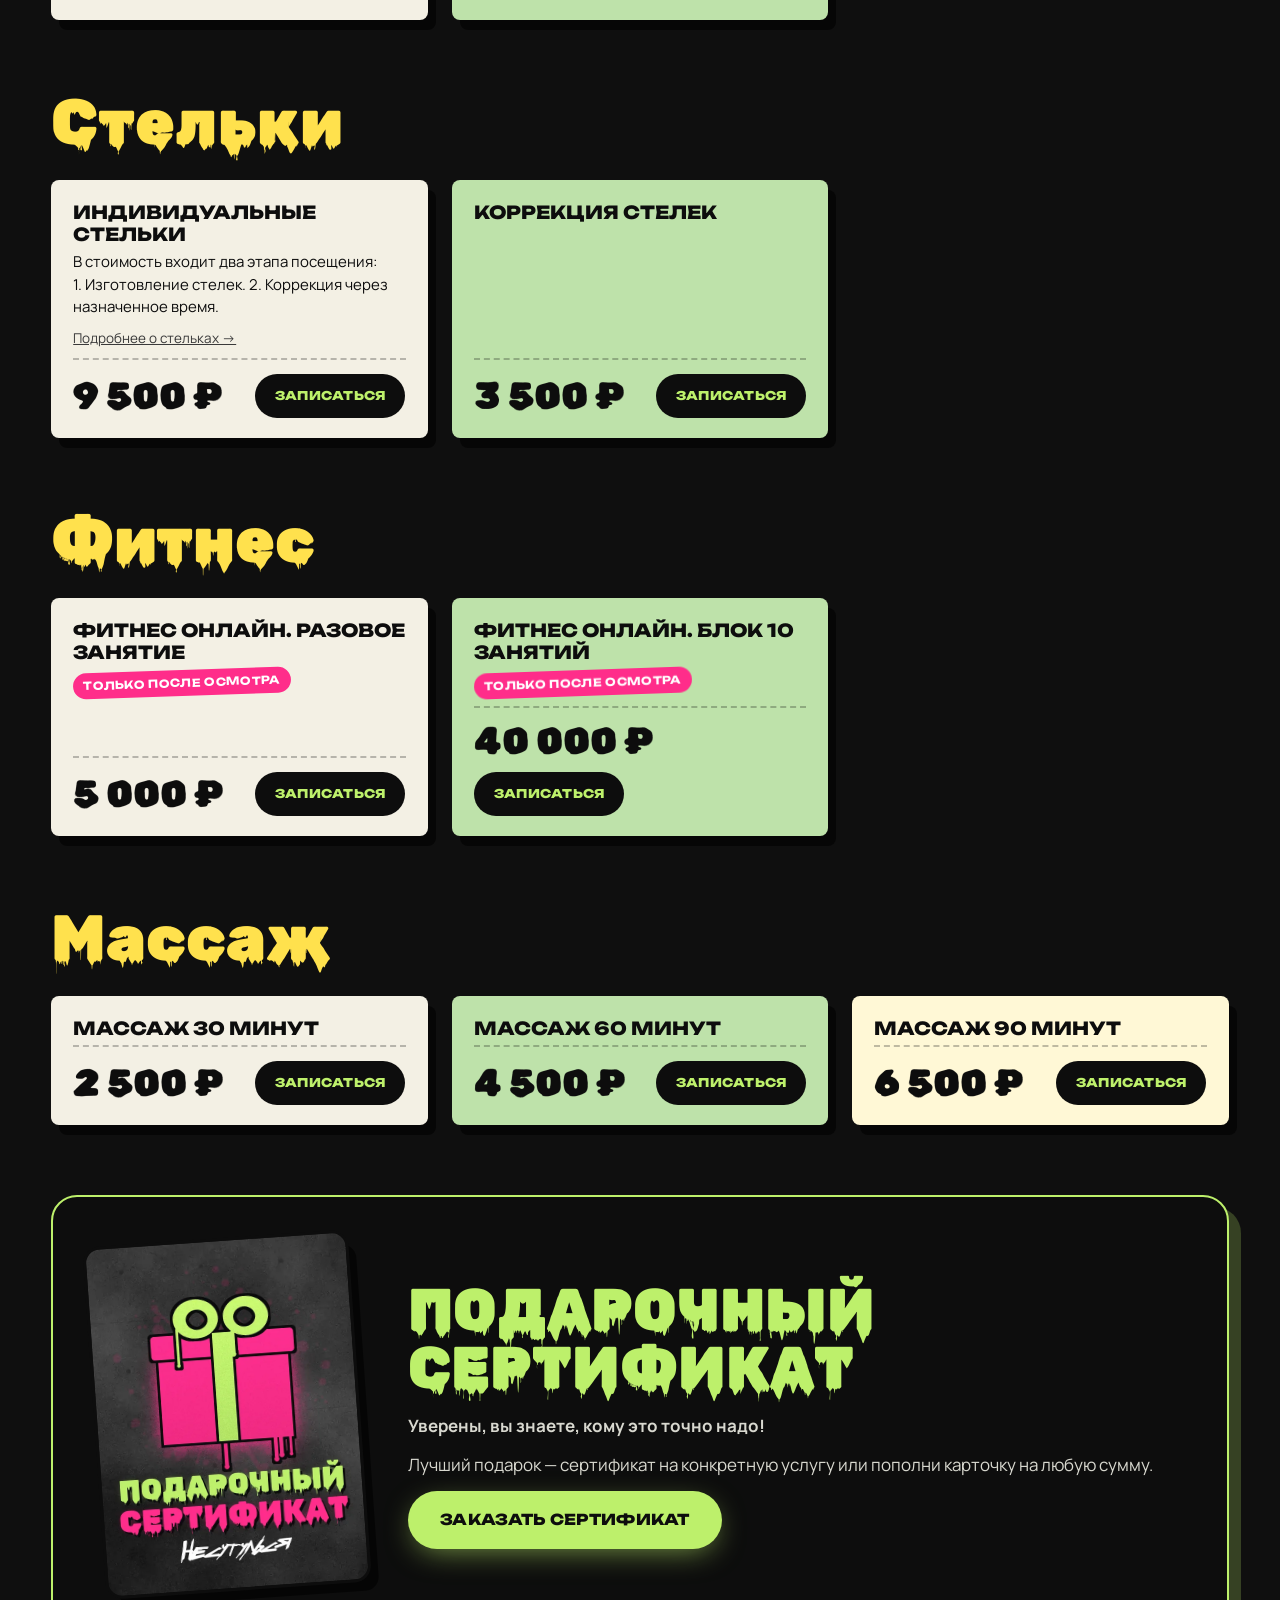
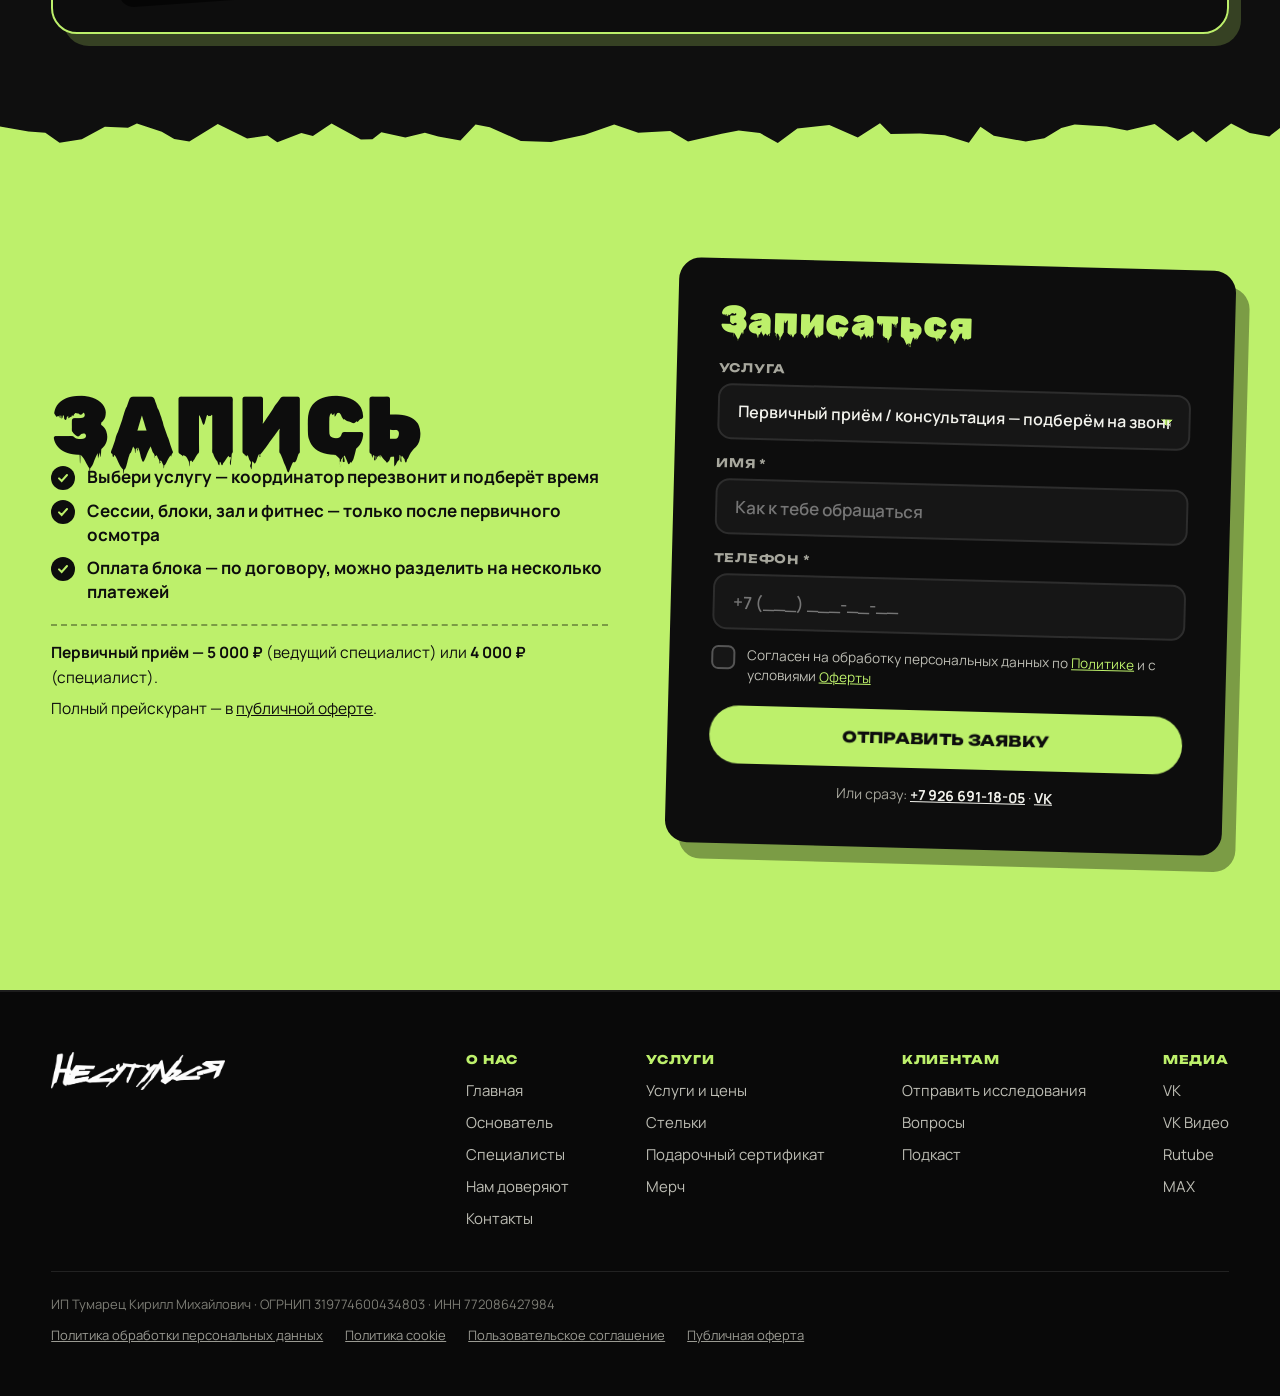
<file: shop/index.html>
<!doctype html>
<html lang="ru">
<head>
<meta charset="utf-8">
<meta name="viewport" content="width=device-width, initial-scale=1, viewport-fit=cover">
<title>Услуги и цены — реабилитация «НеСутулься», Москва</title>
<meta name="description" content="Цены на услуги «НеСутулься»: консультация от 4 000 ₽, сессии и блоки 6/12/24, выезд, зал, фитнес, массаж, индивидуальные стельки, подарочный сертификат.">
<meta name="theme-color" content="#0d0d0d">
<link rel="canonical" href="https://usupovsdadm-dotcom.github.io/nesutulsya/shop/">
<meta property="og:type" content="website">
<meta property="og:locale" content="ru_RU">
<meta property="og:site_name" content="НеСутулься">
<meta property="og:title" content="Услуги и цены — реабилитация «НеСутулься», Москва">
<meta property="og:description" content="Цены на услуги «НеСутулься»: консультация от 4 000 ₽, сессии и блоки 6/12/24, выезд, зал, фитнес, массаж, индивидуальные стельки, подарочный сертификат.">
<meta property="og:url" content="https://usupovsdadm-dotcom.github.io/nesutulsya/shop/">
<meta property="og:image" content="https://usupovsdadm-dotcom.github.io/nesutulsya/assets/og-image.jpg">
<meta property="og:image:width" content="1200">
<meta property="og:image:height" content="630">
<meta name="twitter:card" content="summary_large_image">
<link rel="icon" href="../assets/favicon.ico?v=2" sizes="any">
<link rel="icon" type="image/png" sizes="32x32" href="../assets/favicon-32.png?v=2">
<link rel="icon" type="image/png" sizes="192x192" href="../assets/icon-192.png?v=2">
<link rel="icon" type="image/png" sizes="512x512" href="../assets/icon-512.png?v=2">
<link rel="apple-touch-icon" href="../assets/apple-touch-icon.png?v=2">
<link rel="preload" href="../assets/fonts/wetpaint.woff2" as="font" type="font/woff2" crossorigin>
<link rel="preload" href="../assets/fonts/unbounded.woff2" as="font" type="font/woff2" crossorigin>
<link rel="preload" href="../assets/fonts/manrope.woff2" as="font" type="font/woff2" crossorigin>
<link rel="stylesheet" href="../css/style.css?v=9">
</head>
<body>
<a class="skip" href="#main">К содержимому</a>
<canvas id="sprayCursor" class="spray-canvas" aria-hidden="true"></canvas>
<div class="can-cursor" id="canCursor" aria-hidden="true"><svg viewBox="0 0 40 64"><rect x="9" y="16" width="22" height="44" rx="5" fill="#bdf06b" stroke="#0d0d0d" stroke-width="2"/><rect x="13" y="8" width="14" height="10" rx="2" fill="#f2f2ec" stroke="#0d0d0d" stroke-width="2"/><rect x="17" y="2" width="6" height="7" rx="1" fill="#ff2d8a" stroke="#0d0d0d" stroke-width="2"/><path d="M9 34h22" stroke="#0d0d0d" stroke-width="2"/><text x="20" y="50" font-size="9" text-anchor="middle" font-family="Unbounded,sans-serif" font-weight="800" fill="#0d0d0d">НС</text></svg></div>
<div class="progress" aria-hidden="true"><i id="progressBar"></i></div>

<!-- @hdr -->
<header class="hdr" id="hdr">
  <a class="hdr__logo" href="../" aria-label="НеСутулься — на главную"><img src="../assets/img/logo.webp" alt="НеСутулься" width="900" height="197"></a>
  <nav class="hdr__nav" aria-label="Разделы сайта">
    <a href="../">Главная</a><a href="../shop/" aria-current="page">Услуги</a><a href="../founder/">Основатель</a><a href="../#team">Специалисты</a><a href="../friends/">Нам доверяют</a><a href="../orto/">Стельки</a><a href="../store/">Мерч</a><a href="../#contacts">Контакты</a>
  </nav>
  <div class="hdr__right">
    <span class="status" data-status><i></i><span>10:00–21:00 МСК</span></span>
    <a class="hdr__phone" href="tel:+79266911805">+7 926 691-18-05</a>
    <a class="btn btn--sm btn--lime magnetic" href="#zapis">Записаться</a>
    <button class="burger" id="burger" aria-label="Меню" aria-expanded="false" aria-controls="mnav"><span></span><span></span><span></span></button>
  </div>
</header>

<div class="mnav" id="mnav" aria-hidden="true">
  <nav aria-label="Меню">
    <a href="../">Главная</a><a href="../shop/" aria-current="page">Услуги</a><a href="../founder/">Основатель</a><a href="../#team">Специалисты</a><a href="../friends/">Нам доверяют</a><a href="../orto/">Стельки</a><a href="../store/">Мерч</a><a href="../#contacts">Контакты</a><a href="#zapis">Запись · 5&nbsp;000&nbsp;₽</a>
  </nav>
  <div class="mnav__foot"><a href="tel:+79266911805">+7 926 691-18-05</a><span data-status class="status"><i></i><span>10:00–21:00 МСК</span></span></div>
</div>
<!-- /@hdr -->

<main id="main">
<section class="phero sec-head" id="top" style="text-align:left;max-width:none;margin:0">
  <div class="phero__wall" data-speed="0.2" aria-hidden="true"></div>
  <div class="splat splat--1" data-speed="-0.12" aria-hidden="true"></div>
  <div class="phero__inner phero__inner--split"><div class="phero__copy"><nav class="crumbs reveal" aria-label="Хлебные крошки"><a href="../">Главная</a><span aria-hidden="true">/</span><span aria-current="page">Услуги</span></nav><p class="label-tape reveal">Услуги и цены · Москва</p><h1 class="spray-title" data-text="УСЛУГИ">УСЛУГИ</h1><svg class="scrib" viewBox="0 0 300 24" preserveAspectRatio="none" aria-hidden="true"><path d="M3 15 C 40 4, 80 22, 120 12 S 200 4, 240 14 S 285 18, 297 9" pathLength="1"/></svg><p class="phero__sub reveal">Полный спектр услуг для восстановления подвижности вашего организма.</p><div class="phero__cta reveal"><a class="btn btn--lime btn--xl magnetic" href="#zapis"><span>Записаться</span></a><a class="btn btn--ghost btn--xl magnetic" href="tel:+79266911805"><span>Позвонить</span></a></div></div><div class="phero__art reveal"><img src="../assets/img/shop/svc-hero.webp" alt="Граффити: позвоночник под лупой" width="600" height="600" style="max-width:420px;margin:0 auto;filter:drop-shadow(0 30px 40px rgba(0,0,0,.7));rotate:4deg"></div></div>
</section>
<section class="sec sec--dark" style="padding-top:50px">
  <nav class="chips" aria-label="Разделы услуг"><a href="#cons">Консультация</a><a href="#sess">Сессии</a><a href="#vyezd">Выезд</a><a href="#zal">Зал</a><a href="#stelki">Стельки</a><a href="#fitness">Фитнес</a><a href="#massage">Массаж</a><a href="#cert">Сертификат</a></nav>
  <section class="svc-group" id="cons"><h2 class="svc-group__t">Консультации</h2><div class="svc-grid"><article class="svc tilt reveal" style="--d:0ms">
  <h3 class="svc__t">Консультация специалиста Тумарца К.М.</h3><span class="svc__where">В заведении / Онлайн</span><p class="svc__p">На осмотре специалист подробно разбирает вашу проблему, собирает полный анамнез, оценивает картину в целом, выстраивая план работы в заведении и так же в домашних условиях. После осмотра (если состояние позволяет) уже дается начальный этап индивидуальной программы на дом.</p><details class="pcard__more"><summary>Подробнее</summary><p>Комплексы упражнений разрабатываются индивидуально под каждого клиента для самостоятельной работы в домашних условиях.</p><p>*С собой лучше взять все имеющиеся заключения, исследования (МРТ). Если этого нет, то специалист на осмотре скажет, какие именно исследования понадобятся. Форма одежды свободная. Для комфорта можно взять шорты и футболку по желанию.</p></details>
  <div class="svc__foot"><span class="svc__price">5&nbsp;000&nbsp;₽</span><a class="btn btn--black magnetic" href="#zapis" data-service="Консультация специалиста Тумарца К.М. — 5 000 ₽"><span>Записаться</span></a></div>
</article><article class="svc tilt reveal" style="--d:70ms">
  <h3 class="svc__t">Консультация специалиста Суслова А.Д.</h3><span class="svc__where">В заведении / Онлайн</span><p class="svc__p">На осмотре специалист подробно разбирает вашу проблему, собирает полный анамнез, оценивает картину в целом, выстраивая план работы в заведении и так же в домашних условиях. После осмотра (если состояние позволяет) уже дается начальный этап индивидуальной программы на дом.</p><details class="pcard__more"><summary>Подробнее</summary><p>Комплексы упражнений разрабатываются индивидуально под каждого клиента для самостоятельной работы в домашних условиях.</p><p>*С собой лучше взять все имеющиеся заключения, исследования (МРТ). Если этого нет, то специалист на осмотре скажет, какие именно исследования понадобятся. Форма одежды свободная. Для комфорта можно взять шорты и футболку по желанию.</p></details>
  <div class="svc__foot"><span class="svc__price">4&nbsp;000&nbsp;₽</span><a class="btn btn--black magnetic" href="#zapis" data-service="Консультация специалиста Суслова А.Д. — 4 000 ₽"><span>Записаться</span></a></div>
</article></div></section>
<section class="svc-group" id="sess"><h2 class="svc-group__t">Сессии</h2><div class="svc-grid"><article class="svc tilt reveal" style="--d:0ms">
  <h3 class="svc__t">Разовая сессия</h3><span class="svc__badge">только после осмотра</span><p class="svc__p">Сессия (60 минут) включает в себя различные техники и инструменты, подобранные после осмотра с учетом этапа восстановления и реакции организма.</p><details class="pcard__more"><summary>Подробнее</summary><p>Сессия проводится индивидуально, совмещает в себе проработку на кушетке и работу в зале. После сессии присылается обязательно отчет по состоянию для корректировки плана работы и домашнего комплекса. Комплексы упражнений разрабатываются индивидуально под каждого для самостоятельной работы в домашних условиях с поддержкой специалиста в чате. Обратная связь обязательна для эффективной работы.</p><p>*Форма одежды спортивная (чтобы было удобно работать с вашим телом на кушетке и комфортно заниматься в зале).</p></details>
  <div class="svc__foot"><span class="svc__price">8&nbsp;000&nbsp;₽</span><a class="btn btn--black magnetic" href="#zapis" data-service="Разовая сессия — 8 000 ₽"><span>Записаться</span></a></div>
</article><article class="svc tilt reveal" style="--d:70ms">
  <h3 class="svc__t">Блок 6 сессий</h3><span class="svc__badge">только после осмотра</span><p class="svc__p">Блок из шести сессий. Посещение по назначенному графику от специалиста в зависимости от вашей проблемы и реакции организма.</p><details class="pcard__more"><summary>Подробнее</summary><p>Ежедневная отчетность и обратная связь. Комплексы упражнений разрабатываются индивидуально под каждого для самостоятельной работы в домашних условиях с поддержкой специалиста в чате. Координаторы выстроят удобный и гибкий график вместе с вами.</p><p>*Форма одежды спортивная.</p></details>
  <div class="svc__foot"><span class="svc__price">45&nbsp;900&nbsp;₽</span><a class="btn btn--black magnetic" href="#zapis" data-service="Блок 6 сессий — 45 900 ₽"><span>Записаться</span></a></div>
</article><article class="svc tilt reveal" style="--d:140ms">
  <h3 class="svc__t">Блок 12 сессий</h3><span class="svc__badge">только после осмотра</span><p class="svc__p">Блок из двенадцати сессий. Посещение по назначенному графику от специалиста в зависимости от вашей проблемы и реакции организма.</p><details class="pcard__more"><summary>Подробнее</summary><p>Ежедневная отчетность и обратная связь. Комплексы упражнений разрабатываются индивидуально под каждого для самостоятельной работы в домашних условиях с поддержкой специалиста в чате. Координаторы выстроят удобный и гибкий график вместе с вами.</p><p>*Форма одежды спортивная.</p></details>
  <div class="svc__foot"><span class="svc__price">88&nbsp;800&nbsp;₽</span><a class="btn btn--black magnetic" href="#zapis" data-service="Блок 12 сессий — 88 800 ₽"><span>Записаться</span></a></div>
</article><article class="svc tilt reveal" style="--d:0ms">
  <h3 class="svc__t">Блок 24 сессии</h3><span class="svc__badge">только после осмотра</span><p class="svc__p">Блок из двадцати четырех сессий. Посещение по назначенному графику от специалиста в зависимости от вашей проблемы и реакции организма.</p><details class="pcard__more"><summary>Подробнее</summary><p>Ежедневная отчетность и обратная связь. Комплексы упражнений разрабатываются индивидуально под каждого для самостоятельной работы в домашних условиях с поддержкой специалиста в чате. Координаторы выстроят удобный и гибкий график вместе с вами.</p><p>*Форма одежды спортивная.</p></details>
  <div class="svc__foot"><span class="svc__price">168&nbsp;000&nbsp;₽</span><a class="btn btn--black magnetic" href="#zapis" data-service="Блок 24 сессии — 168 000 ₽"><span>Записаться</span></a></div>
</article></div></section>
<section class="svc-group" id="vyezd"><h2 class="svc-group__t">Выезд</h2><div class="svc-grid"><article class="svc tilt reveal" style="--d:0ms">
  <h3 class="svc__t">Выезд. Разовая сессия</h3><span class="svc__badge">только после осмотра</span><p class="svc__p">Сессия (60 минут) включает в себя различные техники и инструменты, подобранные после осмотра с учетом этапа восстановления и реакции организма.</p><details class="pcard__more"><summary>Подробнее</summary><p>Сессия проводится индивидуально, совмещает в себе проработку на кушетке и работу в зале. После сессии присылается обязательно отчет по состоянию для корректировки плана работы и домашнего комплекса. Комплексы упражнений разрабатываются индивидуально под каждого для самостоятельной работы в домашних условиях с поддержкой специалиста в чате. Обратная связь обязательна для эффективной работы.</p><p>*Форма одежды спортивная (чтобы было удобно работать с вашим телом на кушетке и комфортно заниматься в зале).</p></details>
  <div class="svc__foot"><span class="svc__price">8&nbsp;000&nbsp;₽</span><a class="btn btn--black magnetic" href="#zapis" data-service="Выезд. Разовая сессия — 8 000 ₽"><span>Записаться</span></a></div>
</article><article class="svc tilt reveal" style="--d:70ms">
  <h3 class="svc__t">Выезд. Блок 6 сессий</h3><span class="svc__badge">только после осмотра</span><p class="svc__p">Блок из шести сессий. Посещение по назначенному графику от специалиста в зависимости от вашей проблемы и реакции организма.</p><details class="pcard__more"><summary>Подробнее</summary><p>Ежедневная отчетность и обратная связь. Комплексы упражнений разрабатываются индивидуально под каждого для самостоятельной работы в домашних условиях с поддержкой специалиста в чате. Координаторы выстроят удобный и гибкий график вместе с вами.</p><p>*Форма одежды спортивная.</p></details>
  <div class="svc__foot"><span class="svc__price">45&nbsp;900&nbsp;₽</span><a class="btn btn--black magnetic" href="#zapis" data-service="Выезд. Блок 6 сессий — 45 900 ₽"><span>Записаться</span></a></div>
</article><article class="svc tilt reveal" style="--d:140ms">
  <h3 class="svc__t">Выезд. Блок 12 сессий</h3><span class="svc__badge">только после осмотра</span><p class="svc__p">Блок из двенадцати сессий. Посещение по назначенному графику от специалиста в зависимости от вашей проблемы и реакции организма.</p><details class="pcard__more"><summary>Подробнее</summary><p>Ежедневная отчетность и обратная связь. Комплексы упражнений разрабатываются индивидуально под каждого для самостоятельной работы в домашних условиях с поддержкой специалиста в чате. Координаторы выстроят удобный и гибкий график вместе с вами.</p><p>*Форма одежды спортивная.</p></details>
  <div class="svc__foot"><span class="svc__price">88&nbsp;800&nbsp;₽</span><a class="btn btn--black magnetic" href="#zapis" data-service="Выезд. Блок 12 сессий — 88 800 ₽"><span>Записаться</span></a></div>
</article></div></section>
<section class="svc-group" id="zal"><h2 class="svc-group__t">Зал</h2><div class="svc-grid"><article class="svc tilt reveal" style="--d:0ms">
  <h3 class="svc__t">Разовое индивидуальное занятие с инструктором</h3><span class="svc__badge">только после осмотра</span><p class="svc__p">Индивидуальное занятие с инструктором.</p>
  <div class="svc__foot"><span class="svc__price">5&nbsp;000&nbsp;₽</span><a class="btn btn--black magnetic" href="#zapis" data-service="Разовое индивидуальное занятие с инструктором — 5 000 ₽"><span>Записаться</span></a></div>
</article><article class="svc tilt reveal" style="--d:70ms">
  <h3 class="svc__t">Блок 10 индивидуальных занятий с инструктором</h3><span class="svc__badge">только после осмотра</span>
  <div class="svc__foot"><span class="svc__price">40&nbsp;000&nbsp;₽</span><a class="btn btn--black magnetic" href="#zapis" data-service="Блок 10 индивидуальных занятий с инструктором — 40 000 ₽"><span>Записаться</span></a></div>
</article></div></section>
<section class="svc-group" id="stelki"><h2 class="svc-group__t">Стельки</h2><div class="svc-grid"><article class="svc tilt reveal" style="--d:0ms">
  <h3 class="svc__t">Индивидуальные стельки</h3><p class="svc__p">В стоимость входит два этапа посещения: 1.&nbsp;Изготовление стелек. 2.&nbsp;Коррекция через назначенное время.</p><p class="svc__note"><a href="../orto/">Подробнее о стельках →</a></p>
  <div class="svc__foot"><span class="svc__price">9&nbsp;500&nbsp;₽</span><a class="btn btn--black magnetic" href="#zapis" data-service="Индивидуальные стельки — 9 500 ₽"><span>Записаться</span></a></div>
</article><article class="svc tilt reveal" style="--d:70ms">
  <h3 class="svc__t">Коррекция стелек</h3>
  <div class="svc__foot"><span class="svc__price">3&nbsp;500&nbsp;₽</span><a class="btn btn--black magnetic" href="#zapis" data-service="Коррекция стелек — 3 500 ₽"><span>Записаться</span></a></div>
</article></div></section>
<section class="svc-group" id="fitness"><h2 class="svc-group__t">Фитнес</h2><div class="svc-grid"><article class="svc tilt reveal" style="--d:0ms">
  <h3 class="svc__t">Фитнес онлайн. Разовое занятие</h3><span class="svc__badge">только после осмотра</span>
  <div class="svc__foot"><span class="svc__price">5&nbsp;000&nbsp;₽</span><a class="btn btn--black magnetic" href="#zapis" data-service="Фитнес онлайн. Разовое занятие — 5 000 ₽"><span>Записаться</span></a></div>
</article><article class="svc tilt reveal" style="--d:70ms">
  <h3 class="svc__t">Фитнес онлайн. Блок 10 занятий</h3><span class="svc__badge">только после осмотра</span>
  <div class="svc__foot"><span class="svc__price">40&nbsp;000&nbsp;₽</span><a class="btn btn--black magnetic" href="#zapis" data-service="Фитнес онлайн. Блок 10 занятий — 40 000 ₽"><span>Записаться</span></a></div>
</article></div></section>
<section class="svc-group" id="massage"><h2 class="svc-group__t">Массаж</h2><div class="svc-grid"><article class="svc tilt reveal" style="--d:0ms">
  <h3 class="svc__t">Массаж 30 минут</h3>
  <div class="svc__foot"><span class="svc__price">2&nbsp;500&nbsp;₽</span><a class="btn btn--black magnetic" href="#zapis" data-service="Массаж 30 минут — 2 500 ₽"><span>Записаться</span></a></div>
</article><article class="svc tilt reveal" style="--d:70ms">
  <h3 class="svc__t">Массаж 60 минут</h3>
  <div class="svc__foot"><span class="svc__price">4&nbsp;500&nbsp;₽</span><a class="btn btn--black magnetic" href="#zapis" data-service="Массаж 60 минут — 4 500 ₽"><span>Записаться</span></a></div>
</article><article class="svc tilt reveal" style="--d:140ms">
  <h3 class="svc__t">Массаж 90 минут</h3>
  <div class="svc__foot"><span class="svc__price">6&nbsp;500&nbsp;₽</span><a class="btn btn--black magnetic" href="#zapis" data-service="Массаж 90 минут — 6 500 ₽"><span>Записаться</span></a></div>
</article></div></section>

  <section class="cert reveal" id="cert">
    <div class="cert__img"><img src="../assets/img/shop/svc-cert.webp" alt="Подарочный сертификат «НеСутулься»" width="600" height="800" loading="lazy" decoding="async"></div>
    <div>
      <h2>ПОДАРОЧНЫЙ СЕРТИФИКАТ</h2>
      <p><b>Уверены, вы знаете, кому это точно надо!</b></p>
      <p>Лучший подарок — сертификат на конкретную услугу или пополни карточку на любую сумму.</p>
      <a class="btn btn--lime btn--xl magnetic" href="#zapis" data-service="Подарочный сертификат"><span>Заказать сертификат</span></a>
    </div>
  </section>
  <svg class="tear tear--b" viewBox="0 0 1440 60" preserveAspectRatio="none" aria-hidden="true"><path d="M0 60 L0 12.3 L32 18.9 L51 20.5 L67 33.7 L92 29.0 L118 12.8 L144 14.1 L154 8.4 L182 19.1 L196 28.6 L213 32.0 L245 9.1 L278 28.0 L301 24.0 L312 32.9 L339 20.9 L352 24.9 L373 8.6 L406 29.3 L419 29.0 L429 19.8 L456 26.9 L478 20.6 L493 25.3 L518 30.5 L535 9.9 L551 13.4 L586 31.2 L620 32.7 L658 23.1 L691 9.8 L718 20.4 L754 18.1 L774 32.0 L812 21.9 L831 17.5 L855 21.0 L875 33.9 L897 14.9 L933 10.4 L965 26.6 L990 8.1 L1002 22.3 L1035 21.6 L1063 23.8 L1090 33.5 L1103 12.7 L1118 24.3 L1154 32.1 L1175 27.8 L1194 14.4 L1209 9.7 L1245 12.5 L1268 17.7 L1299 9.0 L1325 31.4 L1342 18.6 L1357 33.0 L1385 8.4 L1406 20.8 L1428 25.3 L1440 14.4 L1440 60 Z" fill="#bdf06b"/></svg>
</section>

<section class="zapis zapis--page" id="zapis">
  <div class="zapis__paint" aria-hidden="true"></div>
  <div class="zapis__inner">
    <div class="zapis__info">
      <h2 class="spray-title spray-title--dark" data-text="ЗАПИСЬ">ЗАПИСЬ</h2>
      <ul class="checks reveal">
        <li>Выбери услугу — координатор перезвонит и подберёт время</li>
        <li>Сессии, блоки, зал и фитнес — только после первичного осмотра</li>
        <li>Оплата блока — по договору, можно разделить на несколько платежей</li>
      </ul>
      <div class="zapis__notes reveal">
        <p><b>Первичный приём — 5&nbsp;000&nbsp;₽</b> (ведущий специалист) или <b>4&nbsp;000&nbsp;₽</b> (специалист).</p>
        <p>Полный прейскурант — в <a href="../oferta/#price">публичной оферте</a>.</p>
      </div>
    </div>
    <form class="form lead reveal" id="leadForm" novalidate>
      <h3 class="form__t">Записаться</h3>
      <label class="field"><span>Услуга</span><select name="service"><option value="">Первичный приём / консультация — подберём на звонке</option><optgroup label="Консультации"><option value="Консультация специалиста Тумарца К.М. — 5 000 ₽">Консультация специалиста Тумарца К.М. — 5 000 ₽</option><option value="Консультация специалиста Суслова А.Д. — 4 000 ₽">Консультация специалиста Суслова А.Д. — 4 000 ₽</option></optgroup><optgroup label="Сессии"><option value="Разовая сессия — 8 000 ₽" data-osmotr="1">Разовая сессия — 8 000 ₽</option><option value="Блок 6 сессий — 45 900 ₽" data-osmotr="1">Блок 6 сессий — 45 900 ₽</option><option value="Блок 12 сессий — 88 800 ₽" data-osmotr="1">Блок 12 сессий — 88 800 ₽</option><option value="Блок 24 сессии — 168 000 ₽" data-osmotr="1">Блок 24 сессии — 168 000 ₽</option></optgroup><optgroup label="Выезд"><option value="Выезд. Разовая сессия — 8 000 ₽" data-osmotr="1">Выезд. Разовая сессия — 8 000 ₽</option><option value="Выезд. Блок 6 сессий — 45 900 ₽" data-osmotr="1">Выезд. Блок 6 сессий — 45 900 ₽</option><option value="Выезд. Блок 12 сессий — 88 800 ₽" data-osmotr="1">Выезд. Блок 12 сессий — 88 800 ₽</option></optgroup><optgroup label="Зал"><option value="Разовое индивидуальное занятие с инструктором — 5 000 ₽" data-osmotr="1">Разовое индивидуальное занятие с инструктором — 5 000 ₽</option><option value="Блок 10 индивидуальных занятий с инструктором — 40 000 ₽" data-osmotr="1">Блок 10 индивидуальных занятий с инструктором — 40 000 ₽</option></optgroup><optgroup label="Стельки"><option value="Индивидуальные стельки — 9 500 ₽">Индивидуальные стельки — 9 500 ₽</option><option value="Коррекция стелек — 3 500 ₽">Коррекция стелек — 3 500 ₽</option></optgroup><optgroup label="Фитнес"><option value="Фитнес онлайн. Разовое занятие — 5 000 ₽" data-osmotr="1">Фитнес онлайн. Разовое занятие — 5 000 ₽</option><option value="Фитнес онлайн. Блок 10 занятий — 40 000 ₽" data-osmotr="1">Фитнес онлайн. Блок 10 занятий — 40 000 ₽</option></optgroup><optgroup label="Массаж"><option value="Массаж 30 минут — 2 500 ₽">Массаж 30 минут — 2 500 ₽</option><option value="Массаж 60 минут — 4 500 ₽">Массаж 60 минут — 4 500 ₽</option><option value="Массаж 90 минут — 6 500 ₽">Массаж 90 минут — 6 500 ₽</option></optgroup><option value="Подарочный сертификат">Подарочный сертификат</option></select></label>
      <label class="field"><span>Имя *</span><input name="name" type="text" autocomplete="name" required maxlength="60" placeholder="Как к тебе обращаться"></label>
      <label class="field"><span>Телефон *</span><input name="phone" type="tel" autocomplete="tel" inputmode="tel" required placeholder="+7 (___) ___-__-__"></label>
      <label class="agree" data-osmotr-box hidden><input type="checkbox" name="osmotr"><span>Подтверждаю, что мной уже пройден осмотр *</span></label>
      <label class="agree"><input type="checkbox" name="agree" required><span>Согласен на обработку персональных данных по <a href="../privacy/">Политике</a> и с условиями <a href="../oferta/">Оферты</a></span></label>
      <input type="text" name="website" class="hp" tabindex="-1" autocomplete="off" aria-hidden="true">
      <button class="btn btn--black btn--xl btn--block magnetic" type="submit"><span>Отправить заявку</span></button>
      <p class="form__err" role="alert" hidden></p>
      <p class="form__alt">Или сразу: <a href="tel:+79266911805">+7 926 691-18-05</a> · <a href="https://vk.com/nesutulsyamsk" target="_blank" rel="noopener">VK</a></p>
      <div class="form__ok" hidden>
        <div class="form__okmark" aria-hidden="true">✓</div>
        <h3>Заявка у нас!</h3>
        <p>Перезвоним в рабочее время — 10:00–21:00 по Москве. Не хочешь ждать — набери сам:</p>
        <a class="btn btn--black btn--block" href="tel:+79266911805">+7 926 691-18-05</a>
      </div>
    </form>
  </div>
</section>
</main>

<!-- @ftr -->
<footer class="ftr">
  <div class="ftr__top">
    <img class="ftr__logo" src="../assets/img/logo.webp" alt="НеСутулься" width="900" height="197" loading="lazy">
    <nav class="ftr__nav" aria-label="Карта сайта">
      <div><b>О нас</b><a href="../">Главная</a><a href="../founder/">Основатель</a><a href="../#team">Специалисты</a><a href="../friends/">Нам доверяют</a><a href="../#contacts">Контакты</a></div>
      <div><b>Услуги</b><a href="../shop/">Услуги и цены</a><a href="../orto/">Стельки</a><a href="../shop/#cert">Подарочный сертификат</a><a href="../store/">Мерч</a></div>
      <div><b>Клиентам</b><a href="../patients/">Отправить исследования</a><a href="../#faq">Вопросы</a><a href="https://music.yandex.ru/album/21096211/track/100491307" target="_blank" rel="noopener">Подкаст</a></div>
      <div><b>Медиа</b><a href="https://vk.com/nesutulsyamsk" target="_blank" rel="noopener">VK</a><a href="https://vkvideo.ru/@club231053786" target="_blank" rel="noopener">VK Видео</a><a href="https://rutube.ru/channel/27963576/" target="_blank" rel="noopener">Rutube</a><a href="https://max.ru/id772086427984_biz" target="_blank" rel="noopener">MAX</a></div>
    </nav>
  </div>
  <div class="ftr__bottom">
    <p>ИП Тумарец Кирилл Михайлович · ОГРНИП 319774600434803 · ИНН 772086427984</p>
    <p class="ftr__legal"><a href="../privacy/">Политика обработки персональных данных</a><a href="../cookie/">Политика cookie</a><a href="../ps/">Пользовательское соглашение</a><a href="../oferta/">Публичная оферта</a></p>
  </div>
</footer>

<nav class="mbar" aria-label="Быстрые действия">
  <a href="tel:+79266911805"><svg viewBox="0 0 24 24" aria-hidden="true"><path d="M6.6 10.8a15.1 15.1 0 0 0 6.6 6.6l2.2-2.2c.3-.3.7-.4 1-.2 1.1.4 2.3.6 3.6.6.6 0 1 .4 1 1V20c0 .6-.4 1-1 1A17 17 0 0 1 3 4c0-.6.4-1 1-1h3.5c.6 0 1 .4 1 1 0 1.3.2 2.5.6 3.6.1.3 0 .7-.2 1z"/></svg>Позвонить</a>
  <a href="#zapis" class="mbar__main">Записаться</a>
  <a href="https://vk.com/nesutulsyamsk" target="_blank" rel="noopener"><svg aria-hidden="true" viewBox="0 0 24 24"><path d="M12.8 17.5C6.6 17.5 3.1 13.3 3 6.3h3.1c.1 5.1 2.3 7.3 4.1 7.7V6.3h2.9v4.4c1.8-.2 3.6-2.2 4.3-4.4h2.9c-.5 2.7-2.5 4.7-3.9 5.5 1.4.7 3.7 2.4 4.5 5.7h-3.2c-.7-2.2-2.4-3.9-4.6-4.1v4.1h-.3z"/></svg>Написать</a>
</nav>

<div class="cookie" id="cookie" role="dialog" aria-label="Использование cookies" hidden>
  <b>Использование cookies</b>
  <p>Используя наш сайт, вы даёте согласие на обработку <a href="../cookie/">файлов cookie</a> и <a href="../privacy/">пользовательских данных</a>. Если вы не хотите, чтобы ваши данные обрабатывались, пожалуйста, покиньте сайт.</p>
  <div class="cookie__btns"><button class="btn btn--ghost" type="button" data-cookie="no">Отказаться</button><button class="btn btn--lime" type="button" data-cookie="yes"><span>Согласиться</span></button></div>
</div>

<div class="lightbox" id="lightbox" hidden><button class="lightbox__x" aria-label="Закрыть">×</button><img alt=""></div>
<!-- /@ftr -->

<script src="../js/main.js?v=9" defer></script>
</body>
</html>
</file>
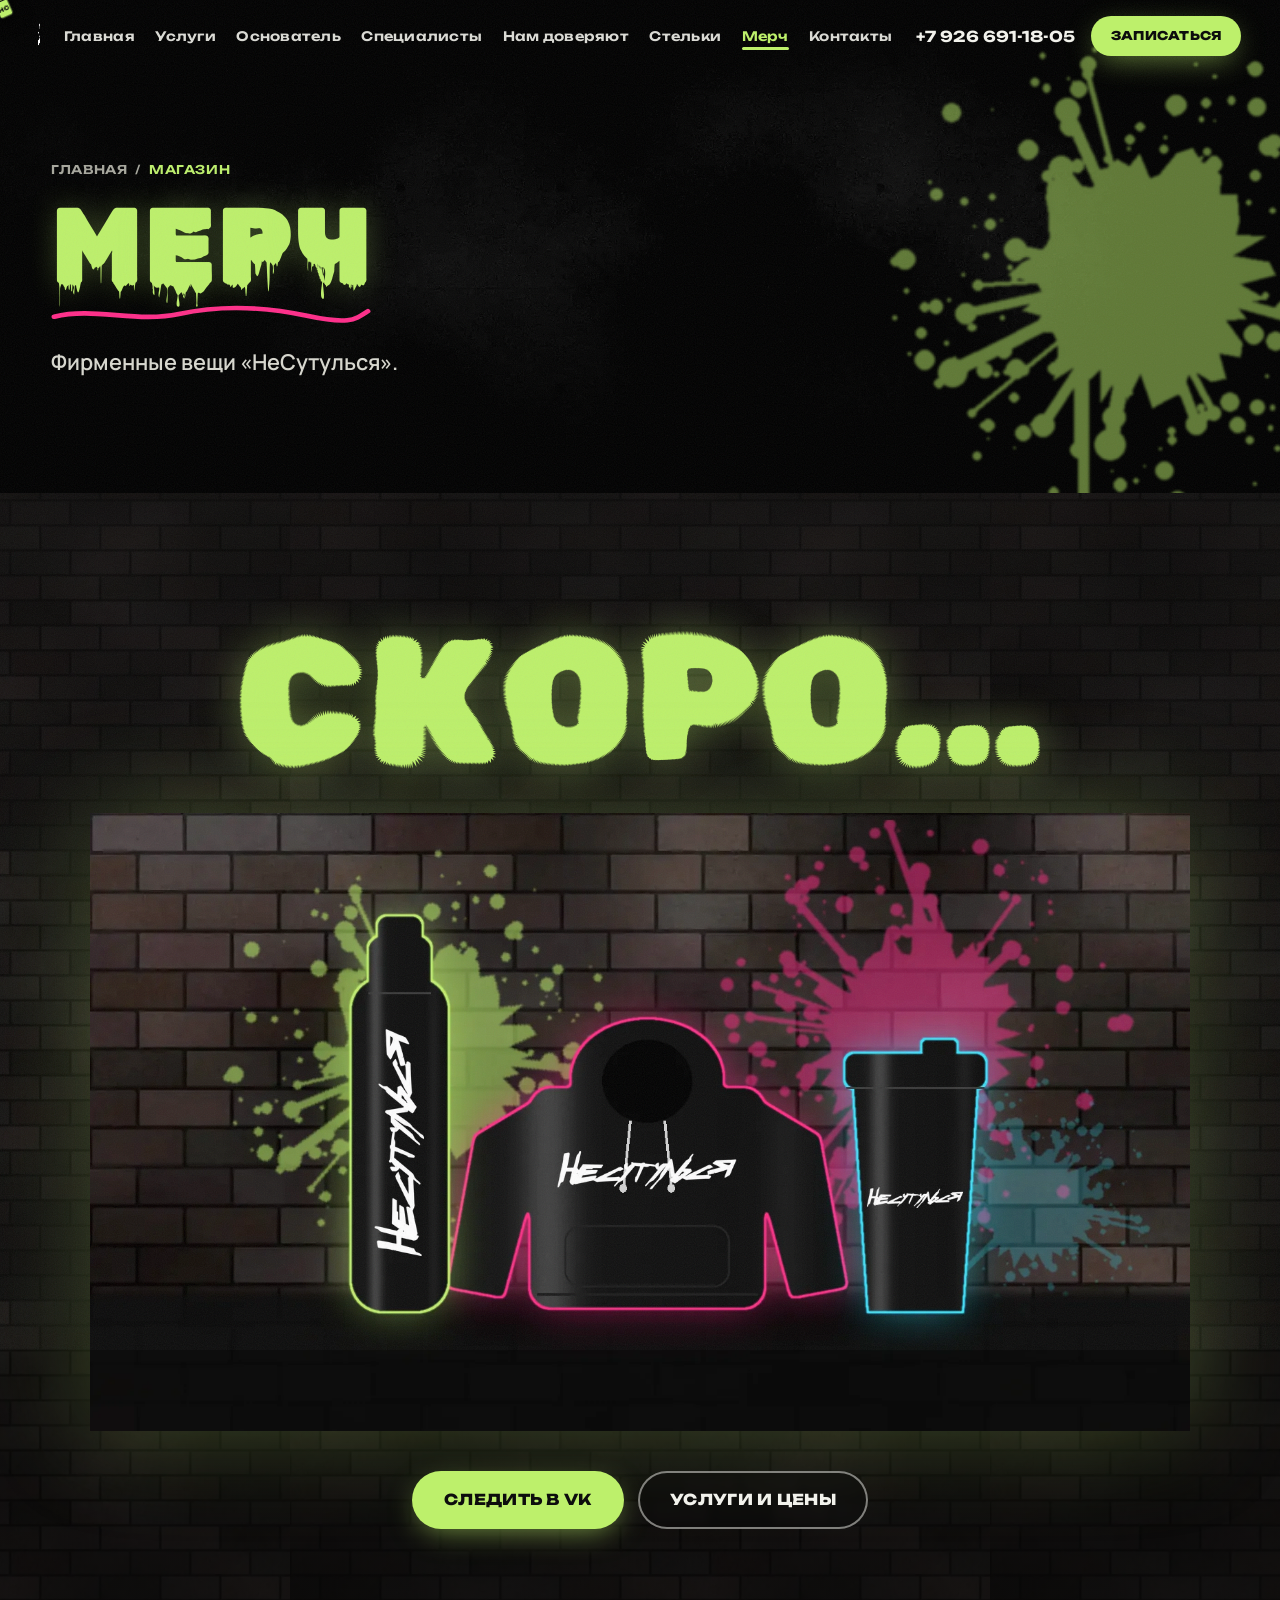
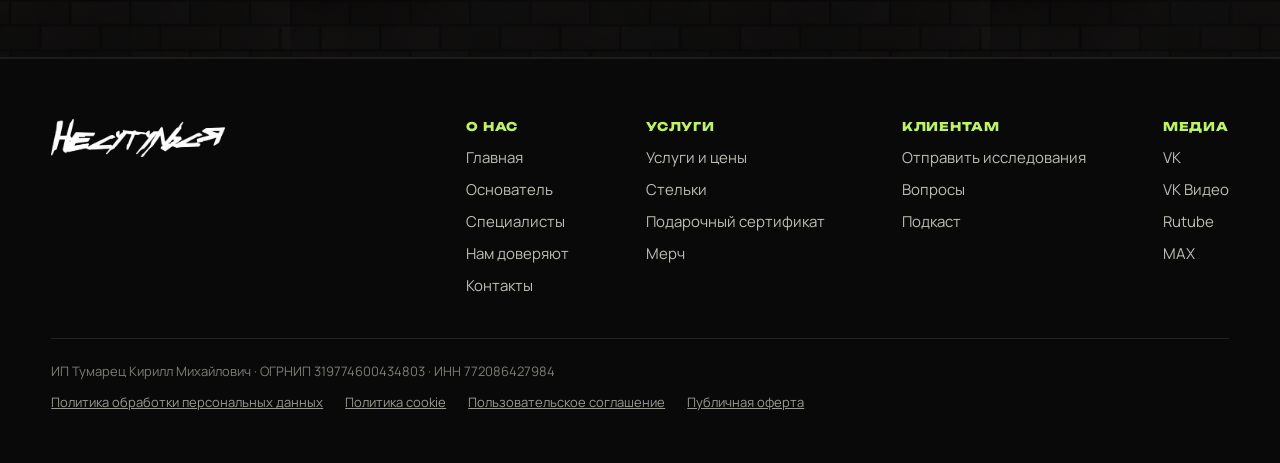
<file: store/index.html>
<!doctype html>
<html lang="ru">
<head>
<meta charset="utf-8">
<meta name="viewport" content="width=device-width, initial-scale=1, viewport-fit=cover">
<title>Мерч «НеСутулься» — скоро</title>
<meta name="description" content="Фирменные вещи реабилитационной студии «НеСутулься» — скоро в продаже.">
<meta name="theme-color" content="#0d0d0d">
<link rel="canonical" href="https://usupovsdadm-dotcom.github.io/nesutulsya/store/">
<meta property="og:type" content="website">
<meta property="og:locale" content="ru_RU">
<meta property="og:site_name" content="НеСутулься">
<meta property="og:title" content="Мерч «НеСутулься» — скоро">
<meta property="og:description" content="Фирменные вещи реабилитационной студии «НеСутулься» — скоро в продаже.">
<meta property="og:url" content="https://usupovsdadm-dotcom.github.io/nesutulsya/store/">
<meta property="og:image" content="https://usupovsdadm-dotcom.github.io/nesutulsya/assets/og-image.jpg">
<meta property="og:image:width" content="1200">
<meta property="og:image:height" content="630">
<meta name="twitter:card" content="summary_large_image">
<link rel="icon" href="../assets/favicon.ico?v=2" sizes="any">
<link rel="icon" type="image/png" sizes="32x32" href="../assets/favicon-32.png?v=2">
<link rel="icon" type="image/png" sizes="192x192" href="../assets/icon-192.png?v=2">
<link rel="icon" type="image/png" sizes="512x512" href="../assets/icon-512.png?v=2">
<link rel="apple-touch-icon" href="../assets/apple-touch-icon.png?v=2">
<link rel="preload" href="../assets/fonts/wetpaint.woff2" as="font" type="font/woff2" crossorigin>
<link rel="preload" href="../assets/fonts/unbounded.woff2" as="font" type="font/woff2" crossorigin>
<link rel="preload" href="../assets/fonts/manrope.woff2" as="font" type="font/woff2" crossorigin>
<link rel="stylesheet" href="../css/style.css?v=9">
</head>
<body>
<a class="skip" href="#main">К содержимому</a>
<canvas id="sprayCursor" class="spray-canvas" aria-hidden="true"></canvas>
<div class="can-cursor" id="canCursor" aria-hidden="true"><svg viewBox="0 0 40 64"><rect x="9" y="16" width="22" height="44" rx="5" fill="#bdf06b" stroke="#0d0d0d" stroke-width="2"/><rect x="13" y="8" width="14" height="10" rx="2" fill="#f2f2ec" stroke="#0d0d0d" stroke-width="2"/><rect x="17" y="2" width="6" height="7" rx="1" fill="#ff2d8a" stroke="#0d0d0d" stroke-width="2"/><path d="M9 34h22" stroke="#0d0d0d" stroke-width="2"/><text x="20" y="50" font-size="9" text-anchor="middle" font-family="Unbounded,sans-serif" font-weight="800" fill="#0d0d0d">НС</text></svg></div>
<div class="progress" aria-hidden="true"><i id="progressBar"></i></div>

<!-- @hdr -->
<header class="hdr" id="hdr">
  <a class="hdr__logo" href="../" aria-label="НеСутулься — на главную"><img src="../assets/img/logo.webp" alt="НеСутулься" width="900" height="197"></a>
  <nav class="hdr__nav" aria-label="Разделы сайта">
    <a href="../">Главная</a><a href="../shop/">Услуги</a><a href="../founder/">Основатель</a><a href="../#team">Специалисты</a><a href="../friends/">Нам доверяют</a><a href="../orto/">Стельки</a><a href="../store/" aria-current="page">Мерч</a><a href="../#contacts">Контакты</a>
  </nav>
  <div class="hdr__right">
    <span class="status" data-status><i></i><span>10:00–21:00 МСК</span></span>
    <a class="hdr__phone" href="tel:+79266911805">+7 926 691-18-05</a>
    <a class="btn btn--sm btn--lime magnetic" href="../#zapis">Записаться</a>
    <button class="burger" id="burger" aria-label="Меню" aria-expanded="false" aria-controls="mnav"><span></span><span></span><span></span></button>
  </div>
</header>

<div class="mnav" id="mnav" aria-hidden="true">
  <nav aria-label="Меню">
    <a href="../">Главная</a><a href="../shop/">Услуги</a><a href="../founder/">Основатель</a><a href="../#team">Специалисты</a><a href="../friends/">Нам доверяют</a><a href="../orto/">Стельки</a><a href="../store/" aria-current="page">Мерч</a><a href="../#contacts">Контакты</a><a href="../#zapis">Запись · 5&nbsp;000&nbsp;₽</a>
  </nav>
  <div class="mnav__foot"><a href="tel:+79266911805">+7 926 691-18-05</a><span data-status class="status"><i></i><span>10:00–21:00 МСК</span></span></div>
</div>
<!-- /@hdr -->

<main id="main">
<section class="phero sec-head" id="top" style="text-align:left;max-width:none;margin:0">
  <div class="phero__wall" data-speed="0.2" aria-hidden="true"></div>
  <div class="splat splat--1" data-speed="-0.12" aria-hidden="true"></div>
  <div class="phero__inner"><div class="phero__copy"><nav class="crumbs reveal" aria-label="Хлебные крошки"><a href="../">Главная</a><span aria-hidden="true">/</span><span aria-current="page">Магазин</span></nav><h1 class="spray-title" data-text="МЕРЧ">МЕРЧ</h1><svg class="scrib" viewBox="0 0 300 24" preserveAspectRatio="none" aria-hidden="true"><path d="M3 15 C 40 4, 80 22, 120 12 S 200 4, 240 14 S 285 18, 297 9" pathLength="1"/></svg><p class="phero__sub reveal">Фирменные вещи «НеСутулься».</p></div></div>
</section>
<section class="sec sec--brick soon">
  <p class="soon__t reveal">СКОРО…</p>
  <div class="merch reveal"><img src="../assets/img/store/merch-v2.webp" alt="Фирменные вещи «НеСутулься»: чёрные бутылка, худи и тамблер с логотипом" width="1600" height="900" loading="lazy" decoding="async"></div>
  <div class="more-link" style="gap:14px;flex-wrap:wrap"><a class="btn btn--lime btn--xl magnetic" href="https://vk.com/nesutulsyamsk" target="_blank" rel="noopener"><span>Следить в VK</span></a><a class="btn btn--ghost btn--xl magnetic" href="../shop/"><span>Услуги и цены</span></a></div>
</section>
</main>

<!-- @ftr -->
<footer class="ftr">
  <div class="ftr__top">
    <img class="ftr__logo" src="../assets/img/logo.webp" alt="НеСутулься" width="900" height="197" loading="lazy">
    <nav class="ftr__nav" aria-label="Карта сайта">
      <div><b>О нас</b><a href="../">Главная</a><a href="../founder/">Основатель</a><a href="../#team">Специалисты</a><a href="../friends/">Нам доверяют</a><a href="../#contacts">Контакты</a></div>
      <div><b>Услуги</b><a href="../shop/">Услуги и цены</a><a href="../orto/">Стельки</a><a href="../shop/#cert">Подарочный сертификат</a><a href="../store/">Мерч</a></div>
      <div><b>Клиентам</b><a href="../patients/">Отправить исследования</a><a href="../#faq">Вопросы</a><a href="https://music.yandex.ru/album/21096211/track/100491307" target="_blank" rel="noopener">Подкаст</a></div>
      <div><b>Медиа</b><a href="https://vk.com/nesutulsyamsk" target="_blank" rel="noopener">VK</a><a href="https://vkvideo.ru/@club231053786" target="_blank" rel="noopener">VK Видео</a><a href="https://rutube.ru/channel/27963576/" target="_blank" rel="noopener">Rutube</a><a href="https://max.ru/id772086427984_biz" target="_blank" rel="noopener">MAX</a></div>
    </nav>
  </div>
  <div class="ftr__bottom">
    <p>ИП Тумарец Кирилл Михайлович · ОГРНИП 319774600434803 · ИНН 772086427984</p>
    <p class="ftr__legal"><a href="../privacy/">Политика обработки персональных данных</a><a href="../cookie/">Политика cookie</a><a href="../ps/">Пользовательское соглашение</a><a href="../oferta/">Публичная оферта</a></p>
  </div>
</footer>

<nav class="mbar" aria-label="Быстрые действия">
  <a href="tel:+79266911805"><svg viewBox="0 0 24 24" aria-hidden="true"><path d="M6.6 10.8a15.1 15.1 0 0 0 6.6 6.6l2.2-2.2c.3-.3.7-.4 1-.2 1.1.4 2.3.6 3.6.6.6 0 1 .4 1 1V20c0 .6-.4 1-1 1A17 17 0 0 1 3 4c0-.6.4-1 1-1h3.5c.6 0 1 .4 1 1 0 1.3.2 2.5.6 3.6.1.3 0 .7-.2 1z"/></svg>Позвонить</a>
  <a href="../#zapis" class="mbar__main">Записаться</a>
  <a href="https://vk.com/nesutulsyamsk" target="_blank" rel="noopener"><svg aria-hidden="true" viewBox="0 0 24 24"><path d="M12.8 17.5C6.6 17.5 3.1 13.3 3 6.3h3.1c.1 5.1 2.3 7.3 4.1 7.7V6.3h2.9v4.4c1.8-.2 3.6-2.2 4.3-4.4h2.9c-.5 2.7-2.5 4.7-3.9 5.5 1.4.7 3.7 2.4 4.5 5.7h-3.2c-.7-2.2-2.4-3.9-4.6-4.1v4.1h-.3z"/></svg>Написать</a>
</nav>

<div class="cookie" id="cookie" role="dialog" aria-label="Использование cookies" hidden>
  <b>Использование cookies</b>
  <p>Используя наш сайт, вы даёте согласие на обработку <a href="../cookie/">файлов cookie</a> и <a href="../privacy/">пользовательских данных</a>. Если вы не хотите, чтобы ваши данные обрабатывались, пожалуйста, покиньте сайт.</p>
  <div class="cookie__btns"><button class="btn btn--ghost" type="button" data-cookie="no">Отказаться</button><button class="btn btn--lime" type="button" data-cookie="yes"><span>Согласиться</span></button></div>
</div>

<div class="lightbox" id="lightbox" hidden><button class="lightbox__x" aria-label="Закрыть">×</button><img alt=""></div>
<!-- /@ftr -->

<script src="../js/main.js?v=9" defer></script>
</body>
</html>
</file>
<file: css/style.css>
/* ===== НеСутулься — graffiti / street-art ===== */
@font-face{font-family:"Spray";src:url(../assets/fonts/spray.woff2) format("woff2");font-display:swap}
@font-face{font-family:"WetPaint";src:url(../assets/fonts/wetpaint.woff2) format("woff2");font-display:swap}
@font-face{font-family:"Glitch";src:url(../assets/fonts/glitch.woff2) format("woff2");font-display:swap}
@font-face{font-family:"MonoOne";src:url(../assets/fonts/monoone.woff2) format("woff2");font-display:swap}
@font-face{font-family:"Caveat";src:url(../assets/fonts/caveat.woff2) format("woff2");font-weight:400 700;font-display:swap}
@font-face{font-family:"Unbounded";src:url(../assets/fonts/unbounded.woff2) format("woff2");font-weight:200 900;font-display:swap}
@font-face{font-family:"Manrope";src:url(../assets/fonts/manrope.woff2) format("woff2");font-weight:200 800;font-display:swap}

:root{
  --bg:#0d0d0d;--bg2:#141414;--ink:#f2f2ec;--mute:#a7a79d;
  --lime:#bdf06b;--salad:#bee2aa;--pink:#ff2d8a;--yellow:#ffe14d;--cyan:#38f5ff;
  --hdr:72px;--r:14px;
  --ease:cubic-bezier(.2,.8,.2,1);--spring:cubic-bezier(.34,1.56,.64,1);
}
*,*::before,*::after{box-sizing:border-box}
html{scroll-behavior:smooth;-webkit-text-size-adjust:100%}
body{margin:0;background:var(--bg);color:var(--ink);font:400 17px/1.6 Manrope,system-ui,sans-serif;overflow-x:hidden;-webkit-font-smoothing:antialiased}
body.is-loading{overflow:hidden}
img,video,svg{display:block;max-width:100%}
a{color:inherit}
button{font:inherit;color:inherit}
::selection{background:var(--lime);color:#000}
.skip{position:absolute;left:-999px;top:8px;z-index:200;background:var(--lime);color:#000;padding:8px 14px;border-radius:8px}
.skip:focus{left:8px}
:focus-visible{outline:3px solid var(--pink);outline-offset:3px}
main,footer{position:relative}
/* grain overlay */
body::after{content:"";position:fixed;inset:-50%;z-index:90;pointer-events:none;opacity:.07;
  background-image:url("data:image/svg+xml,%3Csvg xmlns='http://www.w3.org/2000/svg' width='160' height='160'%3E%3Cfilter id='n'%3E%3CfeTurbulence type='fractalNoise' baseFrequency='.9' numOctaves='2' stitchTiles='stitch'/%3E%3C/filter%3E%3Crect width='100%25' height='100%25' filter='url(%23n)'/%3E%3C/svg%3E");
  animation:grain 1s steps(4) infinite}
@keyframes grain{0%{transform:translate(0,0)}25%{transform:translate(-3%,2%)}50%{transform:translate(2%,-3%)}75%{transform:translate(-2%,-1%)}100%{transform:translate(1%,3%)}}

/* ===== PRELOADER ===== */
.preloader{position:fixed;inset:0;z-index:300;background:#0a0a0a url(../assets/tex/concrete.webp) center/cover;display:grid;place-items:center;
  clip-path:polygon(0 0,100% 0,100% 100%,0 100%);transition:clip-path 1s var(--ease)}
.preloader::before{content:"";position:absolute;inset:0;background:rgba(0,0,0,.55)}
.preloader__logo{position:relative;width:min(640px,82vw);height:auto;overflow:visible;filter:drop-shadow(0 0 18px rgba(189,240,107,.45))}
#sprayPath{stroke-dasharray:1;stroke-dashoffset:1;animation:sprayDraw 1.5s .25s cubic-bezier(.6,.1,.4,1) forwards}
@keyframes sprayDraw{to{stroke-dashoffset:0}}
.preloader__fx{position:absolute;inset:0;width:100%;height:100%}
.preloader__hint{position:absolute;bottom:12vh;left:0;right:0;text-align:center;font:600 22px Caveat,cursive;color:var(--lime);opacity:.8;letter-spacing:.04em}
.preloader.is-done{clip-path:polygon(0 0,100% 0,100% 0,0 0);pointer-events:none}
.preloader.is-done .preloader__logo{transform:translateY(-30px);opacity:0;transition:.5s}

/* ===== CURSOR ===== */
.spray-canvas{position:fixed;inset:0;width:100vw;height:100vh;pointer-events:none;z-index:80;display:none}
.can-cursor{position:fixed;left:0;top:0;width:26px;height:42px;z-index:260;pointer-events:none;display:none;transform:translate(-50%,-50%);transition:transform .15s var(--ease)}
.can-cursor svg{width:100%;height:100%;transform:rotate(-24deg);filter:drop-shadow(0 4px 8px rgba(0,0,0,.6))}
.has-spray .spray-canvas,.has-spray .can-cursor{display:block}
.has-spray,.has-spray a,.has-spray button,.has-spray summary,.has-spray label{cursor:none}
.has-spray input,.has-spray textarea{cursor:text}
.can-cursor.is-hover svg{transform:rotate(-24deg) scale(1.35)}
.can-cursor.is-down svg{transform:rotate(-10deg) scale(.9)}

/* progress */
.progress{position:fixed;left:0;right:0;top:0;height:4px;z-index:120;pointer-events:none}
.progress i{display:block;height:100%;width:100%;transform-origin:0 50%;transform:scaleX(0);background:linear-gradient(90deg,var(--lime),var(--yellow),var(--pink));box-shadow:0 0 12px var(--lime)}

/* ===== HEADER ===== */
.hdr{position:fixed;left:0;right:0;top:0;z-index:110;height:var(--hdr);display:flex;align-items:center;gap:24px;padding:0 clamp(16px,3vw,40px);transition:background .35s,backdrop-filter .35s,transform .4s var(--ease)}
.hdr.is-scrolled{background:rgba(10,10,10,.78);backdrop-filter:blur(12px);-webkit-backdrop-filter:blur(12px);box-shadow:0 1px 0 rgba(189,240,107,.18)}
.hdr.is-hidden{transform:translateY(-100%)}
.hdr__logo img{height:30px;width:auto}
.hdr__nav{display:flex;gap:clamp(12px,1.6vw,26px);margin:0 auto;font:600 13px Unbounded,sans-serif;letter-spacing:.02em}
.hdr__nav a{text-decoration:none;opacity:.82;position:relative;padding:6px 0;white-space:nowrap}
.hdr__nav a::after{content:"";position:absolute;left:0;right:0;bottom:0;height:3px;background:var(--lime);border-radius:3px;transform:scaleX(0);transform-origin:left;transition:transform .35s var(--ease)}
.hdr__nav a:hover{opacity:1}.hdr__nav a:hover::after{transform:scaleX(1)}
.hdr__right{display:flex;align-items:center;gap:16px;margin-left:auto}
.hdr__phone{font:700 15px Unbounded,sans-serif;text-decoration:none;white-space:nowrap}
.status{display:inline-flex;align-items:center;gap:7px;font:500 12px Manrope,sans-serif;color:var(--mute);white-space:nowrap}
.status i{width:8px;height:8px;border-radius:50%;background:#666;flex:none}
.status.is-open{color:var(--lime)}
.status.is-open i{background:var(--lime);box-shadow:0 0 0 0 rgba(189,240,107,.7);animation:pulse 1.8s infinite}
@keyframes pulse{70%{box-shadow:0 0 0 9px rgba(189,240,107,0)}100%{box-shadow:0 0 0 0 rgba(189,240,107,0)}}
.burger{display:none;width:46px;height:46px;border:0;background:var(--lime);border-radius:12px;position:relative;z-index:2;padding:0}
.burger span{position:absolute;left:12px;right:12px;height:3px;background:#0d0d0d;border-radius:2px;transition:.35s var(--ease)}
.burger span:nth-child(1){top:15px}.burger span:nth-child(2){top:22px}.burger span:nth-child(3){top:29px}
.burger[aria-expanded="true"] span:nth-child(1){top:22px;transform:rotate(45deg)}
.burger[aria-expanded="true"] span:nth-child(2){opacity:0}
.burger[aria-expanded="true"] span:nth-child(3){top:22px;transform:rotate(-45deg)}
.mnav{position:fixed;inset:0;z-index:105;background:var(--lime) url(../assets/tex/concrete.webp) center/cover;background-blend-mode:multiply;color:#0d0d0d;
  clip-path:circle(0 at calc(100% - 40px) 36px);transition:clip-path .7s var(--ease);display:flex;flex-direction:column;justify-content:center;padding:90px 28px 40px;visibility:hidden}
.mnav.is-open{clip-path:circle(150% at calc(100% - 40px) 36px);visibility:visible}
.mnav nav{display:flex;flex-direction:column;gap:6px}
.mnav nav a{font:400 clamp(30px,9vw,46px)/1.15 WetPaint,sans-serif;text-decoration:none;opacity:0;transform:translateX(-30px);transition:.5s var(--ease)}
.mnav.is-open nav a{opacity:1;transform:none}
.mnav.is-open nav a:nth-child(2){transition-delay:.05s}.mnav.is-open nav a:nth-child(3){transition-delay:.1s}.mnav.is-open nav a:nth-child(4){transition-delay:.15s}.mnav.is-open nav a:nth-child(5){transition-delay:.2s}.mnav.is-open nav a:nth-child(6){transition-delay:.25s}.mnav.is-open nav a:nth-child(7){transition-delay:.3s}.mnav.is-open nav a:nth-child(8){transition-delay:.35s}
.mnav__foot{margin-top:28px;display:flex;flex-direction:column;gap:8px;font:700 20px Unbounded,sans-serif}
.mnav__foot a{text-decoration:none}
.mnav .status{color:#0d0d0d}.mnav .status.is-open i{background:#0d0d0d}

/* ===== BUTTONS ===== */
.btn{--bx:0px;--by:0px;position:relative;display:inline-flex;align-items:center;justify-content:center;gap:10px;min-height:48px;padding:12px 24px;border-radius:999px;border:2px solid transparent;
  font:800 14px/1.1 Unbounded,sans-serif;letter-spacing:.02em;text-transform:uppercase;text-decoration:none;cursor:pointer;
  transform:translate(var(--bx),var(--by));transition:transform .25s var(--ease),background .25s,color .25s,box-shadow .25s;isolation:isolate;overflow:hidden;will-change:transform}
.btn span{position:relative;z-index:1}
.btn--lime{background:var(--lime);color:#0d0d0d;box-shadow:0 0 0 0 rgba(189,240,107,.5),0 8px 30px -8px rgba(189,240,107,.65)}
.btn--lime::before{content:"";position:absolute;inset:-2px;z-index:0;background:var(--yellow);clip-path:circle(0 at var(--mx,50%) var(--my,50%));transition:clip-path .5s var(--ease)}
.btn--lime:hover::before{clip-path:circle(140% at var(--mx,50%) var(--my,50%))}
.btn--lime:hover{box-shadow:0 0 0 6px rgba(189,240,107,.18),0 10px 40px -6px rgba(255,225,77,.6)}
.btn--ghost{border-color:rgba(242,242,236,.5);color:var(--ink);background:rgba(13,13,13,.35);backdrop-filter:blur(4px)}
.btn--ghost:hover{border-color:var(--pink);color:#fff;box-shadow:0 0 22px -4px var(--pink)}
.btn--black{background:#0d0d0d;color:var(--lime)}
.btn--black:hover{background:#000;color:var(--yellow);box-shadow:0 10px 30px -10px #000}
.btn--sm{min-height:40px;padding:8px 18px;font-size:12px}
.btn--xl{min-height:58px;padding:16px 30px;font-size:15px}
.btn--block{width:100%}

/* ===== TAPE / STICKERS / COMMON ===== */
.tape{position:absolute;width:110px;height:30px;background:rgba(255,240,180,.55);backdrop-filter:blur(1px);box-shadow:0 1px 2px rgba(0,0,0,.25);z-index:3;
  -webkit-mask:linear-gradient(90deg,transparent 0 3px,#000 3px calc(100% - 3px),transparent 0),repeating-linear-gradient(0deg,#000 0 3px,transparent 3px 5px);-webkit-mask-composite:source-over;
  clip-path:polygon(2% 10%,8% 0,15% 12%,25% 2%,40% 10%,55% 0,70% 10%,85% 2%,98% 12%,100% 90%,92% 100%,80% 88%,65% 100%,50% 90%,35% 100%,20% 90%,8% 100%,0 88%)}
.tape--tl{top:-12px;left:-22px;transform:rotate(-32deg)}
.tape--t{top:-14px;left:50%;transform:translateX(-50%) rotate(-3deg)}
.tape--br{bottom:-12px;right:-22px;transform:rotate(-32deg)}
.label-tape{display:inline-block;margin:0 0 18px;padding:7px 16px;background:var(--yellow);color:#0d0d0d;font:400 12px MonoOne,monospace;letter-spacing:.08em;transform:rotate(-2deg);box-shadow:4px 4px 0 #000}
.splat{position:absolute;width:520px;height:520px;pointer-events:none;-webkit-mask:url(../assets/tex/splat1.webp) center/contain no-repeat;mask:url(../assets/tex/splat1.webp) center/contain no-repeat;opacity:.22}
.splat--1{background:var(--lime);right:-120px;top:8%}
.splat--2{background:var(--pink);left:-160px;bottom:6%;width:420px;height:420px;-webkit-mask-image:url(../assets/tex/splat2.webp);mask-image:url(../assets/tex/splat2.webp);opacity:.16}

/* ===== SECTIONS ===== */
.sec{position:relative;padding:clamp(80px,10vw,140px) clamp(16px,4vw,56px);overflow:hidden}
.sec--concrete{background:#121212 url(../assets/tex/concrete.webp) center/cover}
.sec--concrete::before{content:"";position:absolute;inset:0;background:radial-gradient(ellipse at 50% 0,rgba(0,0,0,0) 0,rgba(0,0,0,.55) 80%);pointer-events:none}
.sec--brick{background:#121010 url(../assets/tex/brick.webp) center/700px auto}
.sec--brick::before{content:"";position:absolute;inset:0;background:linear-gradient(180deg,rgba(10,10,10,.75),rgba(10,10,10,.55) 40%,rgba(10,10,10,.8));pointer-events:none}
.sec--dark{background:#0f0f0f}
.sec>*{position:relative}
.tear{position:absolute!important;left:0;width:100%;height:46px;top:-1px;z-index:4;pointer-events:none}
.tear--b{top:auto;bottom:-1px}
.sec-head{text-align:center;margin:0 auto clamp(40px,6vw,70px);max-width:980px}
.sec-sub{color:var(--mute);font-size:clamp(16px,1.4vw,19px);margin:16px auto 0;max-width:640px}
.spray-title{font:400 clamp(44px,8vw,118px)/.95 WetPaint,Unbounded,sans-serif;margin:0;color:var(--lime);letter-spacing:.01em;text-shadow:0 0 30px rgba(189,240,107,.25);position:relative;word-break:normal;overflow-wrap:normal;hyphens:none}
.spray-title--dark{color:#0d0d0d;text-shadow:none}
.spray-title .ch{display:inline-block;opacity:0;filter:blur(14px);transform:scale(1.6) translateY(-10px);transition:opacity .5s,filter .6s,transform .6s var(--spring);transition-delay:calc(var(--i)*38ms)}
.spray-title.in .ch{opacity:1;filter:none;transform:none}
.spray-title .ch--sp{width:.28em}
.scrib{width:min(320px,60%);height:22px;margin:6px auto 0;overflow:visible}
.scrib path{fill:none;stroke:var(--pink);stroke-width:5;stroke-linecap:round;stroke-dasharray:1;stroke-dashoffset:1;transition:stroke-dashoffset 1.2s .5s var(--ease)}
.sec-head.in .scrib path{stroke-dashoffset:0}
.reveal{opacity:0;transform:translateY(34px) rotate(var(--r,0deg));transition:opacity .8s var(--ease),transform .9s var(--ease);transition-delay:var(--d,0ms)}
.reveal.in{opacity:1;transform:translateY(0) rotate(var(--r,0deg))}

/* glitch */
.glitch{position:relative}
.glitch::before,.glitch::after{content:attr(data-text);position:absolute;inset:0;pointer-events:none;opacity:0;font:inherit;letter-spacing:inherit}
.glitch::before{color:var(--pink);transform:translate(-4px,0);mix-blend-mode:screen}
.glitch::after{color:var(--cyan);transform:translate(4px,0);mix-blend-mode:screen}
.glitch.is-glitch::before{opacity:.9;animation:gl1 .45s steps(2) 1}
.glitch.is-glitch::after{opacity:.9;animation:gl2 .45s steps(2) 1}
@keyframes gl1{0%{clip-path:inset(10% 0 70% 0);transform:translate(-6px,-2px)}25%{clip-path:inset(60% 0 10% 0);transform:translate(5px,1px)}50%{clip-path:inset(30% 0 45% 0);transform:translate(-3px,2px)}75%{clip-path:inset(80% 0 2% 0);transform:translate(4px,-1px)}100%{clip-path:inset(0 0 100% 0)}}
@keyframes gl2{0%{clip-path:inset(70% 0 5% 0);transform:translate(6px,2px)}25%{clip-path:inset(15% 0 60% 0);transform:translate(-5px,-1px)}50%{clip-path:inset(45% 0 30% 0);transform:translate(3px,-2px)}75%{clip-path:inset(5% 0 85% 0);transform:translate(-4px,1px)}100%{clip-path:inset(100% 0 0 0)}}
.spray-title.glitch::before,.spray-title.glitch::after{text-shadow:none}

/* ===== HERO ===== */
.hero{position:relative;min-height:100svh;padding:calc(var(--hdr) + 28px) clamp(16px,4vw,56px) 150px;overflow:hidden;background:#0b0b0b}
.hero__wall{position:absolute;inset:-12% 0 -12%;background:url(../assets/tex/concrete.webp) center/cover;filter:brightness(1.15) contrast(1.1)}
.hero__wall::after{content:"";position:absolute;inset:0;background:radial-gradient(ellipse 80% 70% at 70% 45%,rgba(0,0,0,0),rgba(0,0,0,.7)),linear-gradient(180deg,rgba(0,0,0,.4),rgba(0,0,0,0) 30%,rgba(0,0,0,.6))}
.hero__tags{position:absolute;inset:0;pointer-events:none;font-family:Caveat,cursive;color:rgba(242,242,236,.045);font-weight:700}
.hero__tags span{position:absolute;white-space:nowrap}
.hero__tags span:nth-child(1){font-size:260px;left:4%;top:18%;transform:rotate(-12deg)}
.hero__tags span:nth-child(2){font-size:120px;right:30%;top:6%;transform:rotate(8deg);color:rgba(255,45,138,.07)}
.hero__tags span:nth-child(3){font-size:150px;left:44%;bottom:8%;transform:rotate(-4deg);color:rgba(189,240,107,.045)}
.hero__inner{position:relative;z-index:2;max-width:1320px;margin:0 auto;display:grid;grid-template-columns:minmax(0,1.12fr) minmax(0,.88fr);gap:20px;align-items:center;min-height:calc(100svh - var(--hdr) - 180px)}
.mega{font:400 clamp(64px,9.2vw,150px)/.86 Spray,Unbounded,sans-serif;letter-spacing:.03em;margin:0 0 18px;display:flex;flex-wrap:nowrap;gap:0 .18em;position:relative;white-space:nowrap}
.mega__ne{color:var(--ink)}
.mega__s{color:#eaffc4;text-shadow:0 0 2px #fff,0 0 8px var(--lime),0 0 16px var(--lime),0 0 32px rgba(189,240,107,.95),0 0 64px rgba(189,240,107,.65),0 0 96px rgba(189,240,107,.35);animation:neonFlicker 5s ease-in-out infinite}
.mega::before,.mega::after{display:flex;gap:0 .18em;flex-wrap:wrap}
.mega>span{display:inline-block;clip-path:inset(0 100% 0 0);transition:clip-path 1.1s cubic-bezier(.7,0,.2,1)}
.mega>span.mega__s{transition-delay:.25s}
.is-ready .mega>span{clip-path:inset(-20% -5% -20% 0)}
.hero__h1{font:700 clamp(22px,2.4vw,36px)/1.2 Unbounded,sans-serif;margin:0 0 14px;max-width:720px;letter-spacing:-.01em}
.hero__h1 em{font-style:normal;color:#0d0d0d;background:var(--lime);padding:0 .2em;box-decoration-break:clone;-webkit-box-decoration-break:clone;border-radius:4px}
.typer{font:700 clamp(20px,2vw,28px) Caveat,cursive;color:var(--yellow);margin:0 0 24px;min-height:1.4em}
.typer b{color:var(--ink);font-weight:700}
.typer__c{animation:blink .8s steps(1) infinite;color:var(--pink)}
@keyframes blink{50%{opacity:0}}
.offer{display:flex;gap:22px;align-items:center;max-width:640px;padding:18px 22px;border:2px dashed rgba(189,240,107,.5);border-radius:18px;background:rgba(10,10,10,.55);backdrop-filter:blur(6px);margin-bottom:26px}
.offer__price{flex:none;text-align:center;padding-right:22px;border-right:2px dashed rgba(189,240,107,.35)}
.offer__price small{display:block;font:600 15px/1.2 Unbounded,sans-serif;text-transform:uppercase;color:var(--mute);letter-spacing:.06em}
.offer__price strong{display:block;font:400 40px/1 Spray,sans-serif;color:var(--lime);white-space:nowrap}
.offer ul{margin:0;padding:0;list-style:none;font-size:15px;line-height:1.45}
.offer li{padding-left:22px;position:relative}
.offer li::before{content:"✓";position:absolute;left:0;color:var(--lime);font-weight:800}
.hero__cta{display:flex;gap:14px;flex-wrap:wrap}
.hero__art{position:relative;height:min(76vh,700px);min-height:520px}
.hero__blob{position:absolute;left:8%;right:0;top:6%;bottom:4%;background:var(--lime);-webkit-mask:url(../assets/tex/splat3.webp) center/120% no-repeat;mask:url(../assets/tex/splat3.webp) center/120% no-repeat;opacity:.9;filter:drop-shadow(0 0 40px rgba(189,240,107,.4));transform:scale(.2) rotate(-40deg);transition:transform 1.2s var(--spring) .3s}
.is-ready .hero__blob{transform:scale(1) rotate(0)}
.hero__poster{position:absolute;margin:0;left:0;right:0;bottom:3%;top:5%;display:flex;align-items:center;justify-content:center}
.hero__frame{position:relative;display:block;box-sizing:border-box;height:100%;aspect-ratio:1080/1666;max-width:88%;background:#f3f0e4;padding:9px;rotate:-2.5deg;box-shadow:0 0 0 3px #0d0d0d,16px 18px 0 rgba(0,0,0,.6),0 0 60px rgba(189,240,107,.28);opacity:0;transform:translateY(40px) scale(.96);transition:opacity 1s .5s,transform 1.2s var(--ease) .5s,rotate .5s var(--spring)}
.hero__frame img{display:block;width:100%;height:100%;object-fit:cover;object-position:50% 20%;filter:contrast(1.04) saturate(1.05)}
.hero__frame::before,.hero__frame::after{content:none;display:none;position:absolute;z-index:2;width:96px;height:28px;top:-12px;background:rgba(189,240,107,.78);box-shadow:0 2px 0 rgba(0,0,0,.25);pointer-events:none}
.hero__frame::before{left:-22px;transform:rotate(-38deg)}
.hero__frame::after{right:-22px;top:auto;bottom:-10px;transform:rotate(-38deg);background:rgba(255,45,138,.7)}
.is-ready .hero__frame{opacity:1;transform:none}
.hero__frame:hover{rotate:0deg}
.hero__poster figcaption{position:absolute;left:-6%;bottom:12%;background:#0d0d0d;color:var(--ink);border:2px solid var(--lime);padding:10px 16px;font:600 12px Unbounded,sans-serif;text-transform:uppercase;letter-spacing:.04em;transform:rotate(-4deg);box-shadow:6px 6px 0 var(--pink)}
.hero__poster figcaption b{display:block;font:400 26px/1 Caveat,cursive;color:var(--lime);text-transform:none;letter-spacing:0;margin-bottom:2px}
.tv{position:absolute;right:-2%;top:2%;width:44%;aspect-ratio:16/9;border:6px solid #0d0d0d;outline:2px solid var(--yellow);border-radius:14px;overflow:hidden;transform:rotate(5deg);box-shadow:10px 12px 0 rgba(0,0,0,.55);background:#111;z-index:3}
.tv__v{width:100%;height:100%;object-fit:cover;filter:saturate(1.1) contrast(1.05)}
.tv::after{content:"";position:absolute;inset:0;background:repeating-linear-gradient(0deg,rgba(0,0,0,.18) 0 2px,transparent 2px 4px);pointer-events:none}
.tv__rec{position:absolute;left:10px;top:8px;font:700 11px Unbounded,sans-serif;color:#ff3b3b;animation:blink 1.2s steps(1) infinite;z-index:2}
.sticker{position:absolute;z-index:5;border:0;cursor:grab;touch-action:none;user-select:none;-webkit-user-select:none;padding:0;
  transform:translate(var(--x,0px),var(--y,0px)) rotate(var(--rot,0deg)) scale(var(--s,1));will-change:transform;filter:drop-shadow(4px 6px 0 rgba(0,0,0,.55))}
.sticker:active{cursor:grabbing}
.sticker--price{left:-4%;top:34%;width:132px;height:132px;border-radius:50%;background:var(--yellow);color:#0d0d0d;display:flex;flex-direction:column;align-items:center;justify-content:center;--rot:-12deg;
  clip-path:polygon(50% 0,61% 9%,75% 4%,80% 18%,95% 21%,92% 36%,100% 50%,92% 64%,95% 79%,80% 82%,75% 96%,61% 91%,50% 100%,39% 91%,25% 96%,20% 82%,5% 79%,8% 64%,0 50%,8% 36%,5% 21%,20% 18%,25% 4%,39% 9%)}
.sticker--price b{font:400 30px/1 Spray,sans-serif}
.sticker--price small{font:700 12px/1.15 Unbounded,sans-serif;text-transform:uppercase;text-align:center;margin-top:4px}
.sticker--round{right:2%;bottom:20%;width:118px;height:118px;border-radius:50%;background:var(--pink);color:#fff;font:400 13px/1.1 MonoOne,monospace;--rot:10deg;border:3px dashed rgba(255,255,255,.7)}
.sticker--note{left:4%;top:4%;padding:12px 16px;background:#f3f0e4;color:#0d0d0d;font:700 22px/1 Caveat,cursive;--rot:-6deg;border-radius:2px}
.sticker.slap{animation:slap .7s var(--spring) both}
@keyframes slap{0%{scale:2.2;opacity:0}60%{scale:.92;opacity:1}100%{scale:1}}

/* caution tapes */
.ctape{position:absolute;left:-5%;right:-5%;height:52px;overflow:hidden;z-index:6;display:flex;align-items:center;box-shadow:0 10px 30px rgba(0,0,0,.5)}
.ctape--y{background:var(--yellow);color:#0d0d0d;bottom:62px;transform:rotate(-2.6deg)}
.ctape--g{background:var(--lime);color:#0d0d0d;bottom:40px;transform:rotate(2deg);z-index:5}
.ctape::before,.ctape::after{content:"";position:absolute;left:0;right:0;height:7px;background:repeating-linear-gradient(-45deg,#0d0d0d 0 12px,transparent 12px 24px)}
.ctape::before{top:0}.ctape::after{bottom:0}
.ctape__track{display:flex;white-space:nowrap;animation:marquee 38s linear infinite;will-change:transform}
.ctape--g .ctape__track{animation-direction:reverse;animation-duration:46s}
.ctape__track span{font:400 17px MonoOne,monospace;letter-spacing:.06em;padding-right:0}
@keyframes marquee{to{transform:translateX(-50%)}}
.tape-band{position:relative;z-index:7;overflow:hidden;padding:26px 0;margin:-52px 0}
.ctape--rev{position:relative;left:auto;right:auto;bottom:auto;margin:0 -2%;transform:rotate(-1.6deg)}
.ctape--rev .ctape__track{animation-direction:reverse}

/* ===== PROBLEMS ===== */
.pgrid{display:grid;grid-template-columns:repeat(3,1fr);gap:clamp(18px,2.4vw,34px);max-width:1240px;margin:0 auto;perspective:1200px}
.pcard{position:relative;background:var(--salad);color:#0d0d0d;border-radius:6px;padding:30px 26px 22px;box-shadow:8px 10px 0 rgba(0,0,0,.6);transform-style:preserve-3d}
.pcard:nth-child(3n+2){background:#f3f0e4}
.pcard:nth-child(3n){background:var(--lime)}
.pcard__num{font:400 64px/1 MonoOne,monospace;color:transparent;-webkit-text-stroke:2px #0d0d0d;position:absolute;right:16px;top:10px;opacity:.28}
.pcard__t{font:800 22px/1.15 Unbounded,sans-serif;margin:0 0 12px;max-width:80%;text-transform:uppercase}
.pcard__lead{margin:0 0 12px;font-weight:600;font-size:16px;line-height:1.45}
.pcard__more summary{list-style:none;cursor:pointer;display:inline-flex;align-items:center;gap:8px;font:800 12px Unbounded,sans-serif;text-transform:uppercase;letter-spacing:.04em;border-bottom:2px solid #0d0d0d;padding-bottom:2px}
.pcard__more summary::-webkit-details-marker{display:none}
.pcard__more summary::after{content:"+";font-size:18px;line-height:1;transition:transform .3s}
.pcard__more[open] summary::after{transform:rotate(45deg)}
.pcard__more p{margin:12px 0 0;font-size:15px;line-height:1.5}
.tilt{--rx:0deg;--ry:0deg;transition:transform .5s var(--ease),box-shadow .3s,opacity .8s var(--ease)}
.tilt.in{transform:perspective(900px) rotateX(var(--rx)) rotateY(var(--ry)) rotate(var(--r,0deg))}
.tilt.is-tilting{transition:transform .08s linear,box-shadow .3s}
.tilt::after{content:"";position:absolute;inset:0;border-radius:inherit;pointer-events:none;background:radial-gradient(circle at var(--gx,50%) var(--gy,50%),rgba(255,255,255,.35),transparent 50%);opacity:0;transition:opacity .3s}
.tilt.is-tilting::after{opacity:1}

/* ===== STATS ===== */
.stats{display:grid;grid-template-columns:repeat(4,1fr);background:#0d0d0d;border-top:2px solid #222;border-bottom:2px solid #222}
.stat{padding:38px 24px;border-right:2px dashed #2a2a2a;text-align:center}
.stat:last-child{border-right:0}
.stat b{display:block;font:400 clamp(36px,4vw,58px)/1 Spray,sans-serif;color:var(--lime);margin-bottom:8px;white-space:nowrap}
.stat:nth-child(2) b{color:var(--yellow)}.stat:nth-child(3) b{color:var(--pink)}
.stat>span{color:var(--mute);font-size:14px}

/* ===== STEPS ===== */
.steps-wrap{position:relative;max-width:980px;margin:0 auto}
.spray-line{position:absolute;left:50%;top:0;bottom:0;width:40px;height:100%;transform:translateX(-50%);overflow:visible}
.spray-line path{fill:none;stroke:var(--lime);stroke-width:7;stroke-linecap:round;stroke-dasharray:1;stroke-dashoffset:1;filter:drop-shadow(0 0 8px rgba(189,240,107,.8))}
.steps{list-style:none;margin:0;padding:0;display:flex;flex-direction:column;gap:clamp(30px,5vw,60px)}
.step{display:flex;gap:26px;align-items:flex-start;width:calc(50% - 40px);position:relative}
.step:nth-child(odd){align-self:flex-start;flex-direction:row-reverse;text-align:right}
.step:nth-child(even){align-self:flex-end}
.step__num{flex:none;font:400 clamp(60px,7vw,96px)/.8 Spray,sans-serif;color:transparent;-webkit-text-stroke:2px var(--lime)}
.step:nth-child(2) .step__num{-webkit-text-stroke-color:var(--yellow)}.step:nth-child(3) .step__num{-webkit-text-stroke-color:var(--pink)}.step:nth-child(4) .step__num{-webkit-text-stroke-color:var(--cyan)}
.step__body{background:rgba(13,13,13,.82);border:2px solid #2a2a2a;border-radius:16px;padding:22px 24px;backdrop-filter:blur(4px)}
.step h3{font:800 20px Unbounded,sans-serif;margin:0 0 8px;text-transform:uppercase;color:var(--ink)}
.step p{margin:0;color:#cfcfc6;font-size:15.5px}
.step::before{content:"";position:absolute;top:26px;width:18px;height:18px;border-radius:50%;background:var(--lime);box-shadow:0 0 0 6px rgba(189,240,107,.2),0 0 20px var(--lime)}
.step:nth-child(odd)::before{right:-49px}.step:nth-child(even)::before{left:-49px}

/* ===== ZAPIS ===== */
.zapis{position:relative;background:var(--lime);color:#0d0d0d;padding:clamp(90px,11vw,150px) clamp(16px,4vw,56px);overflow:hidden}
.zapis__paint{position:absolute;inset:0;background:#0d0d0d;z-index:0;clip-path:polygon(0 0,100% 0,100% 100%,0 100%);transition:clip-path 1.2s cubic-bezier(.7,0,.2,1)}
.zapis.in .zapis__paint{clip-path:polygon(0 0,100% 0,100% 0,0 0)}
.zapis::before{content:"";position:absolute;inset:0;background:url(../assets/tex/concrete.webp) center/cover;mix-blend-mode:multiply;opacity:0;pointer-events:none}
.zapis__inner{position:relative;z-index:1;max-width:1240px;margin:0 auto;display:grid;grid-template-columns:1fr 1fr;gap:clamp(30px,5vw,80px);align-items:center}
.zapis .spray-title{font-size:clamp(46px,6.4vw,96px);text-align:left}
.pricetag{display:inline-block;margin:22px 0 18px;background:#0d0d0d;color:var(--lime);padding:10px 26px;transform:rotate(-3deg);box-shadow:8px 8px 0 var(--pink)}
.pricetag span{font:400 clamp(48px,6vw,80px)/1 Spray,sans-serif}
.checks{list-style:none;margin:0 0 20px;padding:0;display:grid;gap:10px;font-weight:700;font-size:17px}
.checks li{padding-left:36px;position:relative;line-height:1.4}
.checks li::before{content:"";position:absolute;left:0;top:1px;width:24px;height:24px;border-radius:50%;background:#0d0d0d url("data:image/svg+xml,%3Csvg xmlns='http://www.w3.org/2000/svg' viewBox='0 0 24 24'%3E%3Cpath d='M6 12.5l4 4 8-9' fill='none' stroke='%23bdf06b' stroke-width='3' stroke-linecap='round'/%3E%3C/svg%3E") center/16px no-repeat}
.zapis__notes{border-top:2px dashed rgba(0,0,0,.35);padding-top:14px}
.zapis__notes p{margin:0 0 6px;font-size:15.5px}
.form{position:relative;background:#0d0d0d;color:var(--ink);border-radius:22px;padding:clamp(26px,3.5vw,42px);box-shadow:14px 16px 0 rgba(0,0,0,.35);--r:1.5deg}
.form__t{font:400 clamp(30px,3vw,42px)/1 WetPaint,sans-serif;color:var(--lime);margin:0 0 22px}
.field{display:block;margin-bottom:16px}
.field span{display:block;font:700 12px Unbounded,sans-serif;text-transform:uppercase;letter-spacing:.06em;color:var(--mute);margin-bottom:8px}
.field input{width:100%;height:56px;border-radius:14px;border:2px solid #2d2d2d;background:#161616;color:var(--ink);font:600 17px Manrope,sans-serif;padding:0 18px;transition:border-color .25s,box-shadow .25s}
.field input:focus{outline:0;border-color:var(--lime);box-shadow:0 0 0 4px rgba(189,240,107,.18)}
.field input.is-bad{border-color:var(--pink);animation:shake .4s}
@keyframes shake{25%{transform:translateX(-6px)}50%{transform:translateX(5px)}75%{transform:translateX(-3px)}}
.agree{display:flex;gap:12px;align-items:flex-start;font-size:13.5px;color:#bdbdb4;margin:6px 0 20px;line-height:1.45;cursor:pointer}
.agree input{appearance:none;-webkit-appearance:none;flex:none;width:24px;height:24px;border-radius:7px;border:2px solid #555;background:#161616;margin:0;display:grid;place-items:center;transition:.2s}
.agree input:checked{background:var(--lime);border-color:var(--lime)}
.agree input:checked::after{content:"✓";color:#0d0d0d;font-weight:900;font-size:15px}
.agree input.is-bad{border-color:var(--pink)}
.agree a{color:var(--lime)}
.hp{position:absolute;left:-9999px;width:1px;height:1px;opacity:0}
.form .btn--black{background:var(--lime);color:#0d0d0d}
.form .btn--black:hover{background:var(--yellow);color:#0d0d0d}
.form__err{color:var(--pink);font-weight:700;margin:12px 0 0;font-size:14px}
.form__alt{margin:16px 0 0;text-align:center;font-size:14px;color:var(--mute)}
.form__alt a{color:var(--ink);font-weight:700}
.form__ok{position:absolute;inset:0;border-radius:inherit;background:#0d0d0d;display:flex;flex-direction:column;justify-content:center;padding:clamp(26px,3.5vw,42px);text-align:center;z-index:4;animation:okIn .6s var(--spring)}
.form__ok[hidden]{display:none}
.form__ok h3{font:400 44px/1 WetPaint,sans-serif;color:var(--lime);margin:10px 0}
.form__ok p{color:#cfcfc6;margin:0 0 20px}
.form__okmark{width:84px;height:84px;margin:0 auto;border-radius:50%;background:var(--lime);color:#0d0d0d;display:grid;place-items:center;font-size:44px;font-weight:900;box-shadow:0 0 40px var(--lime)}
@keyframes okIn{from{opacity:0;transform:scale(.85)}}

/* ===== FOUNDER ===== */
.founder__grid{max-width:1240px;margin:0 auto;display:grid;grid-template-columns:.8fr 1.2fr;gap:clamp(30px,5vw,70px);align-items:start}
.founder__ava{position:relative;max-width:380px;margin:0 auto;border-radius:50%}
.founder__ava img{width:100%;height:auto;border-radius:50%;box-shadow:0 0 0 6px var(--lime),0 0 60px rgba(189,240,107,.35)}
.founder__badge{position:absolute;right:-6%;bottom:8%;background:var(--pink);color:#fff;font:400 14px/1.15 MonoOne,monospace;text-transform:uppercase;padding:12px 14px;transform:rotate(8deg);box-shadow:5px 5px 0 #000}
.quote{margin:40px 0 24px;padding:26px 26px 22px;background:#f3f0e4;color:#0d0d0d;position:relative;transform:rotate(-2deg);box-shadow:8px 8px 0 rgba(0,0,0,.6);--r:-2deg}
.quote::before{content:"“";position:absolute;left:12px;top:-34px;font:400 110px/1 Spray,sans-serif;color:var(--pink)}
.quote p{margin:0;font:700 clamp(26px,2.6vw,34px)/1.1 Caveat,cursive}
.quote cite{display:block;margin-top:10px;font:700 12px Unbounded,sans-serif;font-style:normal;text-transform:uppercase}
.podcast{display:flex;gap:14px;align-items:center;text-decoration:none;padding:14px 18px;border:2px solid #2d2d2d;border-radius:16px;background:rgba(13,13,13,.7);transition:border-color .3s,transform .3s}
.podcast:hover{border-color:var(--yellow);transform:translateY(-3px)}
.podcast__ic{flex:none;width:44px;height:44px;border-radius:50%;background:var(--yellow);color:#0d0d0d;display:grid;place-items:center;font-size:16px}
.h3-tag{display:inline-block;font:400 30px/1 WetPaint,sans-serif;color:var(--yellow);margin:0 0 16px}
.qual{background:rgba(13,13,13,.75);border:2px solid #2a2a2a;border-radius:18px;padding:24px 26px;margin-bottom:34px}
.qual__list{margin:0;padding:0;list-style:none;display:grid;gap:10px}
.qual__list li{padding-left:30px;position:relative;font-weight:600}
.qual__list li::before{content:"★";position:absolute;left:0;color:var(--lime)}
.path{list-style:none;margin:0 0 30px;padding:0 0 0 28px;border-left:3px dashed rgba(189,240,107,.45);display:grid;gap:18px}
.path li{position:relative}
.path li::before{content:"";position:absolute;left:-38px;top:6px;width:17px;height:17px;border-radius:50%;background:#0d0d0d;border:3px solid var(--lime)}
.path li:last-child::before{background:var(--lime);box-shadow:0 0 18px var(--lime)}
.path b{display:block;font:800 16px Unbounded,sans-serif;text-transform:uppercase;margin-bottom:2px}
.path span{color:#c9c9bf;font-size:15.5px}
.manifest{background:var(--salad);color:#0d0d0d;border-radius:6px;padding:22px 24px;box-shadow:8px 8px 0 rgba(0,0,0,.6);--r:.8deg}
.manifest p{margin:0 0 10px;font-size:15.5px;line-height:1.55}.manifest p:last-child{margin:0}
.docs{display:flex;justify-content:center;flex-wrap:wrap;gap:22px;max-width:1240px;margin:60px auto 0}
.polaroid{border:0;background:#f3f0e4;padding:10px 10px 12px;width:200px;transform:rotate(var(--r));box-shadow:6px 8px 0 rgba(0,0,0,.6);cursor:zoom-in;transition:transform .4s var(--spring)}
.polaroid:hover{transform:rotate(0) scale(1.08);z-index:2}
.polaroid img{width:100%;height:auto;aspect-ratio:4/3;object-fit:cover}
.polaroid span{display:block;margin-top:8px;font:700 17px/1.1 Caveat,cursive;color:#0d0d0d}

/* ===== TEAM ===== */
.tgrid{display:grid;grid-template-columns:repeat(5,1fr);gap:22px;max-width:1300px;margin:0 auto;perspective:1200px}
.tm{position:relative;background:#171717;border:2px solid #262626;border-radius:20px;padding:20px 16px 16px;text-align:center}
.tm:hover{border-color:var(--lime)}
.tm--lead{border-color:var(--lime)}
.tm__ava{width:78%;margin:0 auto 12px;border-radius:50%;overflow:hidden;background:#000;box-shadow:0 0 0 3px #0d0d0d,0 0 0 5px var(--lime)}
.tm:nth-child(3n+2) .tm__ava{box-shadow:0 0 0 3px #0d0d0d,0 0 0 5px var(--pink)}
.tm:nth-child(3n) .tm__ava{box-shadow:0 0 0 3px #0d0d0d,0 0 0 5px var(--yellow)}
.tm__ava img{width:100%;height:auto;transition:transform .5s var(--ease)}
.tm:hover .tm__ava img{transform:scale(1.08) rotate(-3deg)}
.tm__name{font:800 14px/1.25 Unbounded,sans-serif;margin:0 0 6px;text-transform:uppercase}
.tm__role{margin:0 0 8px;color:var(--lime);font:700 19px/1.1 Caveat,cursive}
.tm__q summary{list-style:none;cursor:pointer;display:inline-block;font:700 11px Unbounded,sans-serif;text-transform:uppercase;letter-spacing:.05em;color:var(--mute);border:1.5px solid #3a3a3a;border-radius:999px;padding:6px 12px;transition:.25s}
.tm__q summary::-webkit-details-marker{display:none}
.tm__q summary:hover,.tm__q[open] summary{color:#0d0d0d;background:var(--lime);border-color:var(--lime)}
.tm__q ul{text-align:left;margin:12px 0 0;padding:0 0 0 16px;font-size:13px;line-height:1.45;color:#cfcfc6;display:grid;gap:6px}

/* ===== FRIENDS ===== */
.wall{display:flex;flex-wrap:wrap;justify-content:center;gap:34px 26px;max-width:1300px;margin:0 auto;padding:10px 0}
.wall .poster{width:calc(20% - 21px)}
.poster{position:relative;margin:0;background:#f3f0e4;padding:10px 10px 14px;box-shadow:8px 10px 0 rgba(0,0,0,.6);transition:transform .45s var(--spring),box-shadow .3s,opacity .8s var(--ease)}
.poster:hover{transform:rotate(0deg) scale(1.06) translateY(-6px)!important;z-index:3;box-shadow:12px 16px 0 rgba(0,0,0,.6),0 0 0 3px var(--lime)}
.poster img{width:100%;height:auto;aspect-ratio:3/4;object-fit:cover;filter:grayscale(.25) contrast(1.06);transition:filter .4s}
.poster:hover img{filter:none}
.poster figcaption{color:#0d0d0d;padding:10px 4px 0}
.poster b{display:block;font:800 13.5px/1.2 Unbounded,sans-serif;text-transform:uppercase}
.poster span{display:block;font:700 17px/1.1 Caveat,cursive;margin-top:4px;color:#333}
.poster:nth-child(4n+1) .tape{background:rgba(189,240,107,.7)}
.poster:nth-child(4n+3) .tape{background:rgba(255,45,138,.55)}
.wall__hint{display:none}

/* ===== FAQ ===== */
.faq{max-width:900px;margin:0 auto;display:grid;gap:14px}
.qa{background:rgba(16,16,16,.85);border:2px solid #2a2a2a;border-radius:18px;overflow:hidden;transition:border-color .3s,background .3s}
.qa[open]{border-color:var(--lime);background:rgba(18,18,18,.95)}
.qa summary{list-style:none;cursor:pointer;display:flex;align-items:center;justify-content:space-between;gap:18px;padding:22px 24px;font:800 clamp(15px,1.4vw,18px)/1.3 Unbounded,sans-serif;text-transform:uppercase}
.qa summary::-webkit-details-marker{display:none}
.qa summary i{flex:none;width:36px;height:36px;border-radius:50%;background:var(--lime);position:relative;transition:transform .4s var(--spring),background .3s}
.qa summary i::before,.qa summary i::after{content:"";position:absolute;left:50%;top:50%;width:14px;height:3px;background:#0d0d0d;transform:translate(-50%,-50%);border-radius:2px}
.qa summary i::after{transform:translate(-50%,-50%) rotate(90deg)}
.qa[open] summary i{transform:rotate(135deg);background:var(--pink)}
.qa__a{padding:0 24px 22px;color:#cfcfc6}
.qa__a p{margin:0}
.faq__more{text-align:center;margin:30px 0 0;font-size:17px}
.faq__more a{color:var(--lime);font-weight:800}

/* ===== CONTACTS ===== */
.contacts{position:relative;overflow:hidden;padding:clamp(90px,11vw,150px) clamp(16px,4vw,56px)}
.contacts__bg{position:absolute;inset:-15% 0;z-index:0}
.contacts__bg img{width:100%;height:100%;object-fit:cover;filter:grayscale(.6) brightness(.38) contrast(1.15)}
.contacts::after{content:"";position:absolute;inset:0;background:linear-gradient(180deg,#121212 0,rgba(10,10,10,.2) 30%,rgba(10,10,10,.6) 75%,#090909);z-index:0}
.contacts__inner{position:relative;z-index:1;max-width:1100px;margin:0 auto;display:grid;grid-template-columns:1fr auto;gap:30px 50px;align-items:center}
.contacts .spray-title{grid-column:1/-1;text-align:center}
.ccard{position:relative;background:rgba(10,10,10,.82);backdrop-filter:blur(8px);border:2px solid var(--lime);border-radius:22px;padding:clamp(24px,3.5vw,40px);box-shadow:12px 12px 0 rgba(189,240,107,.25)}
.ccard p{margin:0 0 10px}
.ccard__addr{display:flex;align-items:center;gap:12px;font:800 clamp(18px,2vw,26px)/1.25 Unbounded,sans-serif}
.pin{flex:none;width:44px;height:44px;border-radius:50% 50% 50% 0;transform:rotate(-45deg);background:var(--lime);position:relative}
.pin::after{content:"";position:absolute;inset:14px;border-radius:50%;background:#0d0d0d}
.ccard__phone{font:400 clamp(34px,4.4vw,58px)/1.05 Spray,sans-serif;color:var(--lime);text-decoration:none;white-space:nowrap}
.ccard__hours{color:#cfcfc6}
.status--inline{font-size:14px}
.ccard__btns{display:flex;flex-wrap:wrap;gap:12px;margin:22px 0 20px}
.socials{display:flex;gap:12px}
.socials a{width:52px;height:52px;border-radius:14px;display:grid;place-items:center;background:#1b1b1b;border:2px solid #333;text-decoration:none;font:900 13px Unbounded,sans-serif;transition:.3s var(--spring)}
.socials a:hover{background:var(--lime);color:#0d0d0d;border-color:var(--lime);transform:translateY(-4px) rotate(-6deg)}
.socials svg{width:26px;height:26px;fill:currentColor}
.goodplace{display:block;width:200px;transform:rotate(5deg);transition:transform .4s var(--spring);--r:5deg}
.goodplace:hover{transform:rotate(0) scale(1.05)}
.goodplace img{width:100%;height:auto;border-radius:12px;box-shadow:8px 8px 0 rgba(0,0,0,.6)}

/* ===== FOOTER ===== */
.ftr{background:#090909;padding:60px clamp(16px,4vw,56px) 40px;border-top:2px solid #1d1d1d}
.ftr__top{max-width:1240px;margin:0 auto;display:flex;justify-content:space-between;gap:40px;flex-wrap:wrap}
.ftr__logo{height:38px;width:auto}
.ftr__nav{display:flex;gap:clamp(30px,6vw,90px);flex-wrap:wrap}
.ftr__nav div{display:flex;flex-direction:column;gap:8px}
.ftr__nav b{font:800 12px Unbounded,sans-serif;text-transform:uppercase;color:var(--lime);letter-spacing:.06em;margin-bottom:4px}
.ftr__nav a{text-decoration:none;color:#bdbdb4;font-size:15px}
.ftr__nav a:hover{color:var(--ink)}
.ftr__bottom{max-width:1240px;margin:40px auto 0;padding-top:22px;border-top:1px solid #222;color:#7d7d75;font-size:13px}
.ftr__bottom p{margin:0 0 10px}
.ftr__legal{display:flex;flex-wrap:wrap;gap:8px 22px}
.ftr__legal a{color:#9a9a92}

/* mobile bar */
.mbar{display:none}

/* lightbox */
.lightbox{position:fixed;inset:0;z-index:280;background:rgba(0,0,0,.92);display:grid;place-items:center;padding:20px}
.lightbox[hidden]{display:none}
.lightbox img{max-width:min(1200px,94vw);max-height:86vh;width:auto;height:auto;box-shadow:0 0 0 8px #f3f0e4;animation:okIn .4s var(--spring)}
.lightbox__x{position:absolute;right:18px;top:14px;width:50px;height:50px;border-radius:50%;border:0;background:var(--lime);color:#0d0d0d;font-size:30px;line-height:1;cursor:pointer}

/* ===== RESPONSIVE ===== */
@media (max-width:1380px){.hdr .status{display:none}}
@media (max-width:1180px){
  .hdr__nav{display:none}
  .wall .poster{width:calc(25% - 20px)}
  .tgrid{grid-template-columns:repeat(4,1fr)}
  .wall{grid-template-columns:repeat(4,1fr)}
}
@media (max-width:980px){
  .hero__inner{grid-template-columns:1fr}
  .hero__art{height:560px;min-height:0;max-width:560px;width:100%;margin:0 auto}
  .pgrid{grid-template-columns:repeat(2,1fr)}
  .zapis__inner,.founder__grid{grid-template-columns:1fr}
  .tgrid{grid-template-columns:repeat(3,1fr)}
  .stats{grid-template-columns:repeat(2,1fr)}
  .stat:nth-child(2){border-right:0}.stat:nth-child(-n+2){border-bottom:2px dashed #2a2a2a}
  .contacts__inner{grid-template-columns:1fr}
  .goodplace{margin:0 auto}
}
@media (max-width:760px){
  :root{--hdr:64px}
  body{font-size:16px;padding-bottom:calc(68px + env(safe-area-inset-bottom))}
  .hdr__phone,.hdr .btn,.hdr .status{display:none}
  .burger{display:block}
  .hdr__logo img{height:26px}
  .hero{padding-bottom:130px;min-height:auto}
  .hero__inner{min-height:0;gap:10px}
  .mega{font-size:clamp(48px,15.5vw,96px);margin-bottom:14px}
  .hero__h1{font-size:23px}
  .label-tape{font-size:9.5px;padding:6px 12px;letter-spacing:.02em}
  .typer{font-size:24px;margin-bottom:18px}
  .offer{flex-direction:column;align-items:flex-start;gap:12px;padding:16px 18px}
  .offer__price{border-right:0;padding-right:0;border-bottom:2px dashed rgba(189,240,107,.35);padding-bottom:10px;width:100%;text-align:left;display:flex;align-items:baseline;justify-content:space-between}
  .offer__price strong{font-size:34px}
  .hero__cta .btn{flex:1 1 100%}
  .hero__art{height:490px;margin-top:10px}
  .hero__poster{left:8%;right:4%}
  .hero__poster figcaption{left:0;bottom:6%;font-size:10px;padding:8px 12px}
  .hero__poster figcaption b{font-size:22px}
  .tv{width:46%;right:0;top:4%}
  .sticker--price{width:100px;height:100px;left:0;top:30%}
  .sticker--price b{font-size:21px}.sticker--price small{font-size:8px}
  .sticker--round{width:92px;height:92px;font-size:10px;right:0;bottom:26%}
  .sticker--note{font-size:18px;left:34%;top:0;padding:9px 12px}
  .hero__tags span:nth-child(1){font-size:140px}
  .splat--1{width:300px;height:300px}
  .ctape{height:42px}.ctape__track span{font-size:13px}
  .ctape--y{bottom:52px}.ctape--g{bottom:30px}
  .pgrid{grid-template-columns:1fr;gap:22px}
  .pcard{padding:26px 20px 20px}
  .pcard__t{font-size:19px}
  .stat{padding:26px 12px}.stat b{font-size:34px}.stat>span{font-size:12.5px;display:block;line-height:1.35}
  .spray-line{left:22px}
  .step,.step:nth-child(odd),.step:nth-child(even){width:100%;align-self:stretch;flex-direction:column;text-align:left;gap:6px;padding-left:52px}
  .step__num{font-size:56px}
  .step::before,.step:nth-child(odd)::before,.step:nth-child(even)::before{left:13px;right:auto;top:18px}
  .step__body{padding:18px}
  .zapis .spray-title{font-size:clamp(44px,13vw,70px)}
  .checks{font-size:16px}
  .form .btn--xl{font-size:13px;padding:14px 16px}
  .form{--r:0deg}
  .tape--br{right:-8px}.tape--tl{left:-8px}
  .tgrid{grid-template-columns:repeat(2,1fr);gap:14px}
  .tm{padding:16px 10px 14px;border-radius:16px}
  .tm__name{font-size:11.5px}
  .tm__role{font-size:16px}
  .wall{display:flex;flex-wrap:nowrap;justify-content:flex-start;overflow-x:auto;scroll-snap-type:x mandatory;gap:20px;padding:20px 20px 30px;margin:0 -16px;-webkit-overflow-scrolling:touch;scrollbar-width:none}
  .wall::-webkit-scrollbar{display:none}
  .wall .poster{flex:0 0 72%;width:auto;scroll-snap-align:center}
  .wall__hint{display:block;text-align:center;font:700 22px Caveat,cursive;color:var(--yellow);margin:4px 0 0;animation:nudge 1.6s ease-in-out infinite}
  @keyframes nudge{50%{transform:translateX(8px)}}
  .qa summary{padding:18px;font-size:14px}
  .qa__a{padding:0 18px 18px}
  .docs{flex-wrap:nowrap;overflow-x:auto;justify-content:flex-start;padding:16px 16px 26px;margin:40px -16px 0;scroll-snap-type:x mandatory;scrollbar-width:none}
  .docs::-webkit-scrollbar{display:none}
  .polaroid{flex:0 0 62%;scroll-snap-align:center}
  .polaroid:hover{transform:rotate(var(--r))}
  .founder__ava{max-width:260px}
  .ccard__btns .btn{flex:1 1 100%}
  .goodplace{width:160px}
  .ftr{padding-bottom:30px}
  .mbar{display:grid;grid-template-columns:1fr 1.3fr 1fr;position:fixed;left:0;right:0;bottom:0;z-index:100;background:rgba(10,10,10,.92);backdrop-filter:blur(12px);-webkit-backdrop-filter:blur(12px);border-top:2px solid var(--lime);padding:8px 8px calc(8px + env(safe-area-inset-bottom));gap:8px}
  .mbar a{display:flex;flex-direction:column;align-items:center;justify-content:center;gap:3px;min-height:52px;border-radius:14px;text-decoration:none;font:700 11px Unbounded,sans-serif;color:var(--ink);background:#1a1a1a}
  .mbar svg{width:20px;height:20px;fill:var(--lime)}
  .mbar__main{background:var(--lime)!important;color:#0d0d0d!important;font-size:13px!important;text-transform:uppercase;box-shadow:0 0 22px -4px var(--lime)}
}
@media (max-width:380px){.mega{font-size:52px}.hero__art{height:450px}}

/* ===== REDUCED MOTION ===== */
@media (prefers-reduced-motion:reduce){
  *,*::before,*::after{animation-duration:.001ms!important;animation-iteration-count:1!important;transition-duration:.001ms!important;transition-delay:0ms!important;scroll-behavior:auto!important}
  .reveal,.spray-title .ch{opacity:1!important;transform:none!important;filter:none!important}
  .mega>span{clip-path:none!important}
  .hero__blob,.hero__frame{transform:none!important;opacity:1!important}
  .ctape__track{animation:none!important}
  body::after{animation:none}
  .zapis__paint{display:none}
}

/* =====================================================================
   МНОГОСТРАНИЧНОСТЬ: внутренние страницы (v3)
   ===================================================================== */
.hdr__nav a[aria-current="page"]{opacity:1;color:var(--lime)}
.hdr__nav a[aria-current="page"]::after{transform:scaleX(1)}
.mnav nav a[aria-current="page"]{color:var(--lime)}

/* page hero */
.phero{position:relative;overflow:hidden;background:#0b0b0b;padding:calc(var(--hdr) + clamp(40px,7vw,90px)) clamp(16px,4vw,56px) clamp(70px,9vw,120px)}
.phero__wall{position:absolute;inset:-12% 0;background:url(../assets/tex/concrete.webp) center/cover;filter:brightness(1.1) contrast(1.1)}
.phero__wall::after{content:"";position:absolute;inset:0;background:radial-gradient(ellipse 80% 70% at 60% 40%,rgba(0,0,0,.1),rgba(0,0,0,.75)),linear-gradient(180deg,rgba(0,0,0,.45),rgba(0,0,0,0) 35%,rgba(0,0,0,.65))}
.phero .splat{opacity:.5}
.phero__inner{position:relative;z-index:2;max-width:1240px;margin:0 auto}
.phero__inner--split{display:grid;grid-template-columns:minmax(0,1.1fr) minmax(0,.9fr);gap:clamp(24px,4vw,60px);align-items:center}
.phero .spray-title{font-size:clamp(46px,8.4vw,128px);text-align:left}
.phero__sub{font:600 clamp(17px,1.7vw,22px)/1.45 Manrope,sans-serif;color:#d8d8cf;max-width:720px;margin:22px 0 0}
.phero__cta{display:flex;flex-wrap:wrap;gap:14px;margin-top:30px}
.crumbs{display:flex;flex-wrap:wrap;gap:8px;align-items:center;margin:0 0 18px;font:600 12px Unbounded,sans-serif;text-transform:uppercase;letter-spacing:.05em;color:var(--mute)}
.crumbs a{color:var(--mute);text-decoration:none}.crumbs a:hover{color:var(--lime)}
.crumbs span[aria-current]{color:var(--lime)}
.phero__art{position:relative;max-width:520px;width:100%;margin:0 auto}
.phero__art img{width:100%;height:auto}
.photo-frame{position:relative;background:#f3f0e4;padding:10px;rotate:-2.5deg;box-shadow:0 0 0 3px #0d0d0d,16px 18px 0 rgba(0,0,0,.6),0 0 60px rgba(189,240,107,.25);transition:rotate .5s var(--spring)}
.photo-frame:hover{rotate:0deg}
.photo-frame::before,.photo-frame::after{content:none;display:none;position:absolute;z-index:2;width:96px;height:28px;background:rgba(189,240,107,.78);box-shadow:0 2px 0 rgba(0,0,0,.25)}
.photo-frame::before{left:-22px;top:-12px;transform:rotate(-38deg)}
.photo-frame::after{right:-22px;bottom:-10px;transform:rotate(-38deg);background:rgba(255,45,138,.7)}
.photo-frame img{display:block;width:100%;height:auto}
.wrap{max-width:1240px;margin:0 auto;position:relative}
.wrap--narrow{max-width:900px}
.lead-text{font:600 clamp(18px,1.8vw,23px)/1.5 Manrope,sans-serif;color:#e4e4dc;margin:0 auto 18px;max-width:900px}
.more-link{display:flex;justify-content:center;margin-top:40px}

/* chips (табы-якоря) */
.chips{position:sticky;top:calc(var(--hdr) - 6px);z-index:20;display:flex;flex-wrap:wrap;justify-content:center;gap:10px;max-width:1240px;margin:0 auto 50px;padding:12px;border-radius:22px;background:rgba(13,13,13,.82);backdrop-filter:blur(10px);-webkit-backdrop-filter:blur(10px);border:2px solid #222}
.chips a{text-decoration:none;font:700 12px Unbounded,sans-serif;text-transform:uppercase;letter-spacing:.04em;padding:10px 16px;border-radius:999px;border:2px solid #3a3a3a;color:var(--ink);transition:.25s;white-space:nowrap}
.chips a:hover,.chips a.is-active{background:var(--lime);border-color:var(--lime);color:#0d0d0d}

/* услуги */
.svc-group{max-width:1240px;margin:0 auto 70px;scroll-margin-top:calc(var(--hdr) + 90px)}
.svc-group__t{font:400 clamp(38px,5vw,70px)/1 WetPaint,sans-serif;color:var(--yellow);margin:0 0 26px;display:flex;align-items:center;gap:16px}
.svc-group__t small{font:700 13px Unbounded,sans-serif;color:var(--mute);text-transform:uppercase;letter-spacing:.05em}
.svc-grid{display:grid;grid-template-columns:repeat(auto-fill,minmax(290px,1fr));gap:24px;perspective:1200px}
.svc{position:relative;display:flex;flex-direction:column;background:#f3f0e4;color:#0d0d0d;border-radius:8px;padding:22px 22px 20px;box-shadow:8px 10px 0 rgba(0,0,0,.6)}
.svc:nth-child(3n+2){background:var(--salad)}
.svc:nth-child(3n){background:#fff8d6}
.svc__img{margin:-8px -8px 14px;border-radius:6px;overflow:hidden;background:#0d0d0d;aspect-ratio:3/2;display:grid;place-items:center}
.svc__img img{width:100%;height:100%;object-fit:cover}
.svc__img--ava{background:#0d0d0d;aspect-ratio:auto;padding:16px 0 0}
.svc__img--ava img{width:62%;height:auto;object-fit:contain;margin:0 auto}
.svc__t{font:800 18px/1.2 Unbounded,sans-serif;text-transform:uppercase;margin:0 0 6px}
.svc__where{display:inline-block;align-self:flex-start;font:400 11px MonoOne,monospace;background:#0d0d0d;color:var(--lime);padding:5px 10px;margin:0 0 10px;transform:rotate(-1.5deg)}
.svc__p{margin:0 0 10px;font-size:15px;line-height:1.5}
.svc .pcard__more{margin-bottom:12px}
.svc .pcard__more p{font-size:14.5px}
.svc__note{font-size:13.5px;line-height:1.45;color:#3a3a3a;margin:0 0 10px}
.svc__foot{margin-top:auto;display:flex;align-items:center;justify-content:space-between;gap:12px;flex-wrap:wrap;padding-top:14px;border-top:2px dashed rgba(0,0,0,.25)}
.svc__price{font:400 clamp(30px,3vw,38px)/1 Spray,sans-serif;white-space:nowrap}
.svc__badge{display:inline-flex;align-items:center;gap:6px;font:700 11px Unbounded,sans-serif;text-transform:uppercase;letter-spacing:.03em;background:var(--pink);color:#fff;padding:6px 10px;border-radius:999px;transform:rotate(-2deg);margin:0 0 10px;align-self:flex-start}
.svc .btn{min-height:44px;padding:10px 18px;font-size:12px}
.cert{max-width:1240px;margin:0 auto;display:grid;grid-template-columns:auto 1fr;gap:clamp(24px,4vw,60px);align-items:center;background:rgba(13,13,13,.85);border:2px solid var(--lime);border-radius:26px;padding:clamp(22px,3.5vw,44px);box-shadow:12px 12px 0 rgba(189,240,107,.22);scroll-margin-top:calc(var(--hdr) + 90px)}
.cert__img{width:min(260px,60vw);rotate:-4deg;box-shadow:0 0 0 3px #0d0d0d,10px 12px 0 rgba(0,0,0,.6);border-radius:14px;overflow:hidden}
.cert h2{font:400 clamp(34px,4.6vw,64px)/1 WetPaint,sans-serif;color:var(--lime);margin:0 0 14px}
.cert p{margin:0 0 12px;font-size:17px;color:#d8d8cf}
.field select,.field textarea{width:100%;min-height:56px;border-radius:14px;border:2px solid #2d2d2d;background:#161616;color:var(--ink);font:600 16px Manrope,sans-serif;padding:0 18px;appearance:none;-webkit-appearance:none;background-image:linear-gradient(45deg,transparent 50%,var(--lime) 50%),linear-gradient(135deg,var(--lime) 50%,transparent 50%);background-position:calc(100% - 22px) 50%,calc(100% - 16px) 50%;background-size:6px 6px;background-repeat:no-repeat}
.field select:focus{outline:0;border-color:var(--lime);box-shadow:0 0 0 4px rgba(189,240,107,.18)}
.agree[hidden]{display:none}
.zapis--page{padding-top:clamp(80px,9vw,130px)}

/* стельки */
.bens{display:grid;grid-template-columns:repeat(3,1fr);gap:16px;max-width:1100px;margin:34px 0 0}
.ben{background:var(--salad);color:#0d0d0d;font:800 14px/1.25 Unbounded,sans-serif;text-transform:uppercase;text-align:center;padding:18px 14px;border-radius:10px;box-shadow:6px 6px 0 rgba(0,0,0,.6);transform:rotate(var(--r,0deg))}
.ben:nth-child(3n+2){background:var(--lime)}.ben:nth-child(3n){background:#f3f0e4}
.mf-banner{max-width:900px;margin:0 auto 40px}
.mf-banner img{width:100%;height:auto;filter:drop-shadow(0 0 30px rgba(189,240,107,.25))}
.cards3{display:grid;grid-template-columns:repeat(3,1fr);gap:24px;max-width:1240px;margin:0 auto}
.icard{position:relative;background:rgba(16,16,16,.9);border:2px solid #2a2a2a;border-radius:20px;padding:28px 24px}
.icard:hover{border-color:var(--lime)}
.icard h3{font:400 34px/1 WetPaint,sans-serif;color:var(--lime);margin:0 0 14px}
.icard p{margin:0 0 10px;color:#d4d4cb}
.icard--accent{background:var(--lime);color:#0d0d0d;border-color:var(--lime)}
.icard--accent h3{color:#0d0d0d}.icard--accent p{color:#0d0d0d}
.insole-shot{max-width:760px;margin:50px auto 0}
.insole-shot img{width:100%;height:auto;filter:drop-shadow(0 30px 40px rgba(0,0,0,.7))}
.prices{max-width:760px;margin:0 auto;display:grid;gap:14px}
.prow{display:flex;align-items:center;justify-content:space-between;gap:16px;background:#f3f0e4;color:#0d0d0d;padding:18px 22px;border-radius:10px;box-shadow:6px 6px 0 rgba(0,0,0,.6)}
.prow:nth-child(2){background:var(--salad)}
.prow b{font:800 16px/1.3 Unbounded,sans-serif;text-transform:uppercase}
.prow small{display:block;font-size:14px;color:#333;margin-top:4px;font-weight:600;text-transform:none;font-family:Manrope,sans-serif}
.prow span{font:400 34px/1 Spray,sans-serif;white-space:nowrap}
.docs--big .polaroid{width:220px}
.docs--big .polaroid img{aspect-ratio:auto;height:auto}
.polaroid span small{display:block;margin-top:3px;font:500 13px/1.2 system-ui,sans-serif;color:#555}

/* основатель */
.fhero__name{font:400 clamp(30px,3.6vw,50px)/1 Caveat,cursive;color:var(--ink);margin:6px 0 0}
.fquote{position:relative;margin:28px 0 0;padding:24px 26px;background:rgba(13,13,13,.75);border-left:6px solid var(--lime);border-radius:0 18px 18px 0;font-size:17px;color:#e2e2da;backdrop-filter:blur(6px)}
.fquote::before{content:"“";position:absolute;right:16px;top:-30px;font:400 100px/1 Spray,sans-serif;color:var(--pink)}
.tl{max-width:1240px;margin:0 auto;display:grid;grid-template-columns:repeat(3,1fr);gap:24px}
.tl .icard{transform:rotate(var(--r,0deg))}
.fsplit{max-width:1240px;margin:0 auto;display:grid;grid-template-columns:1.2fr .8fr;gap:clamp(30px,5vw,70px);align-items:center}
.fsplit p{color:#d8d8cf;margin:0 0 14px}
.fsplit h2{font:400 clamp(36px,4.6vw,64px)/1 WetPaint,sans-serif;color:var(--yellow);margin:0 0 20px}
.phone-shot{max-width:340px;margin:0 auto;rotate:3deg;filter:drop-shadow(0 0 40px rgba(189,240,107,.25))}
.phone-shot img{width:100%;height:auto}
.slogan{text-align:center;max-width:1000px;margin:0 auto}
.slogan__t{font:400 clamp(40px,6vw,92px)/1 WetPaint,sans-serif;color:var(--lime);margin:0 0 30px}
.pod{display:grid;grid-template-columns:auto 1fr;gap:28px;align-items:center;max-width:760px;margin:0 auto;text-align:left;background:rgba(13,13,13,.8);border:2px solid #2d2d2d;border-radius:22px;padding:22px;text-decoration:none;transition:border-color .3s,transform .3s}
.pod:hover{border-color:var(--yellow);transform:translateY(-4px)}
.pod img{width:150px;height:auto;border-radius:12px;rotate:-3deg;box-shadow:6px 6px 0 rgba(0,0,0,.6)}
.pod b{display:block;font:800 18px/1.3 Unbounded,sans-serif;margin-bottom:10px}
.pod span{color:var(--mute)}
.socials--big{justify-content:center;margin-top:24px}
.socials--big a{width:64px;height:64px}

/* друзья — сетка на всех экранах */
.wall--grid .poster{width:calc(25% - 20px)}

/* инструкции (пациентам) */
.howto{max-width:980px;margin:0 auto;display:grid;gap:26px}
.hstep{position:relative;background:rgba(16,16,16,.9);border:2px solid #2a2a2a;border-radius:22px;padding:clamp(22px,3vw,34px)}
.hstep__n{display:inline-block;font:400 13px MonoOne,monospace;background:var(--yellow);color:#0d0d0d;padding:7px 14px;transform:rotate(-2deg);box-shadow:4px 4px 0 #000;margin:0 0 14px}
.hstep h3{font:800 clamp(18px,2vw,24px)/1.25 Unbounded,sans-serif;margin:0 0 12px;text-transform:uppercase}
.hstep p{margin:0 0 12px;color:#d8d8cf}
.hstep a{color:var(--lime);font-weight:700}
.shot{margin:14px 0 18px;display:inline-block;background:#f3f0e4;padding:8px;border-radius:6px;box-shadow:6px 6px 0 rgba(0,0,0,.6);max-width:100%}
.shot img{height:auto;max-width:100%}
.mail{display:inline-flex;align-items:center;gap:10px;font:800 15px Unbounded,sans-serif;color:#0d0d0d!important;background:var(--lime);padding:10px 16px;border-radius:999px;text-decoration:none;word-break:break-all}

/* мерч / приложение */
.soon{text-align:center}
.soon__t{font:400 clamp(70px,14vw,220px)/.9 Spray,sans-serif;color:var(--lime);margin:0;text-shadow:0 0 40px rgba(189,240,107,.35)}
.merch{max-width:1100px;margin:30px auto 0}
.merch img{width:100%;height:auto;filter:drop-shadow(0 0 50px rgba(189,240,107,.25))}
.appstart{display:grid;place-items:center;text-align:center;gap:22px}
.appstart__img{width:min(380px,80vw);border-radius:22px;overflow:hidden;box-shadow:0 0 0 3px #0d0d0d,14px 16px 0 rgba(0,0,0,.6),0 0 60px rgba(255,225,77,.25);rotate:-2deg}
.appstart__logo{width:min(320px,70vw);height:auto}

/* юр. тексты */
.prose{max-width:960px;margin:0 auto;background:#f3f0e4;color:#151515;border-radius:10px;padding:clamp(22px,4vw,56px);box-shadow:12px 14px 0 rgba(0,0,0,.6);position:relative;font-size:16px;line-height:1.65}
.prose h2{font:800 clamp(18px,2vw,24px)/1.25 Unbounded,sans-serif;text-transform:uppercase;margin:34px 0 12px;padding-top:18px;border-top:2px dashed rgba(0,0,0,.2)}
.prose h2:first-child{margin-top:0;border-top:0;padding-top:0}
.prose h3{font:800 16px/1.3 Unbounded,sans-serif;margin:22px 0 8px}
.prose p{margin:0 0 10px;overflow-wrap:anywhere}
.prose ul{margin:0 0 12px;padding-left:22px}
.prose li{margin:0 0 6px}
.prose a{color:#0d0d0d;font-weight:700;text-decoration-color:var(--pink);text-decoration-thickness:2px}
.prose table{width:100%;border-collapse:collapse;margin:10px 0 18px;font-size:15px}
.prose th,.prose td{border-bottom:1px solid rgba(0,0,0,.18);padding:9px 8px;text-align:left;vertical-align:top}
.prose th{font:800 12px Unbounded,sans-serif;text-transform:uppercase;background:#0d0d0d;color:var(--lime)}
.prose td:last-child,.prose th:last-child{text-align:right;white-space:nowrap}
.prose tr.grp td{font-weight:800;background:rgba(189,240,107,.35)}
.prose .rekv{display:grid;grid-template-columns:1fr 1fr;gap:20px;margin:10px 0 20px}
.prose .rekv div{background:rgba(0,0,0,.05);border-radius:8px;padding:16px}
.prose .rekv p{margin:0 0 4px;font-size:14.5px}
.legal-meta{display:flex;flex-wrap:wrap;gap:12px;justify-content:space-between;align-items:center;max-width:960px;margin:0 auto 26px}
.legal-meta p{margin:0;color:var(--mute)}
.legal-nav{display:flex;flex-wrap:wrap;gap:10px;justify-content:center;max-width:960px;margin:40px auto 0}

/* cookie */
.cookie{position:fixed;left:16px;bottom:16px;z-index:150;max-width:420px;background:#0d0d0d;border:2px solid var(--lime);border-radius:18px;padding:18px 18px 16px;box-shadow:8px 8px 0 rgba(189,240,107,.25);font-size:14px;line-height:1.45;color:#d8d8cf;transform:translateY(20px);opacity:0;transition:.5s var(--ease)}
.cookie.is-shown{transform:none;opacity:1}
.cookie[hidden]{display:none}
.cookie b{display:block;font:800 13px Unbounded,sans-serif;text-transform:uppercase;color:var(--lime);margin-bottom:6px}
.cookie p{margin:0 0 12px}
.cookie a{color:var(--lime)}
.cookie__btns{display:flex;gap:10px}
.cookie__btns .btn{flex:1;min-height:40px;padding:8px 14px;font-size:12px}

@media (max-width:1180px){.wall--grid .poster{width:calc(33.33% - 18px)}}
@media (max-width:980px){
  .phero__inner--split,.fsplit,.cert{grid-template-columns:1fr}
  .phero__art{max-width:420px}
  .cert__img{margin:0 auto}
  .cards3,.tl{grid-template-columns:1fr}
  .bens{grid-template-columns:repeat(2,1fr)}
}
@media (max-width:760px){
  .phero{padding-top:calc(var(--hdr) + 34px)}
  .phero .spray-title{font-size:clamp(40px,12.5vw,72px)}
  .phero__cta .btn{flex:1 1 100%}
  .chips{top:calc(var(--hdr) - 4px);flex-wrap:nowrap;overflow-x:auto;justify-content:flex-start;margin:0 -16px 36px;border-radius:0;border-left:0;border-right:0;scrollbar-width:none}
  .chips::-webkit-scrollbar{display:none}
  .svc-grid{grid-template-columns:1fr}
  .wall.wall--grid{display:grid;grid-template-columns:repeat(2,1fr);gap:22px 14px;overflow:visible;margin:0;padding:10px 0}
  .wall.wall--grid .poster{width:auto;flex:none}
  .wall--grid .poster b{font-size:11px}.wall--grid .poster span{font-size:15px}
  .pod{grid-template-columns:1fr;text-align:center}
  .pod img{margin:0 auto;width:130px}
  .prose .rekv{grid-template-columns:1fr}
  .prose table{font-size:13.5px}
  .prow{flex-direction:column;align-items:flex-start}
  .cookie{left:10px;right:10px;bottom:calc(78px + env(safe-area-inset-bottom));max-width:none}
  .docs--big .polaroid{flex:0 0 62%;width:auto}
}
/* фиксы переполнения на узких экранах */
.phero__copy,.fsplit>*,.cert>*{min-width:0}
.phero .scrib{margin-left:0}
.phero .spray-title--long{font-size:clamp(40px,6.4vw,100px)}
@media (max-width:980px){.phero__inner--split,.fsplit,.cert{grid-template-columns:minmax(0,1fr)}}
@media (max-width:760px){
  .phero .spray-title--long{font-size:clamp(28px,8.6vw,54px)}
  .fsplit h2{font-size:clamp(30px,8.6vw,44px);overflow-wrap:anywhere}
  .prose{padding:20px 16px}
  .prose table,.prose thead,.prose tbody,.prose tr{display:block;width:100%}
  .prose thead{display:none}
  .prose tr{display:grid;grid-template-columns:auto 1fr auto;gap:4px 10px;border-bottom:1px solid rgba(0,0,0,.18);padding:8px 0}
  .prose td{border:0;padding:0}
  .prose tr.grp{grid-template-columns:auto 1fr}
}
.zapis__inner>*{min-width:0}
.bens{grid-template-columns:repeat(3,minmax(0,1fr))}
.zapis .spray-title--long{font-size:clamp(40px,5vw,80px)}
@media (max-width:980px){.bens{grid-template-columns:repeat(2,minmax(0,1fr))}}
@media (max-width:760px){
  .ben{font-size:11.5px;padding:14px 8px;hyphens:auto;overflow-wrap:anywhere}
  .zapis .spray-title--long{font-size:clamp(28px,8.4vw,48px)}
}
.prose tr.grp td:last-child{text-align:left}
@media (max-width:760px){#docs .spray-title{font-size:clamp(30px,9.4vw,48px)}}

/* ===== МОБИЛЬНОЕ МЕНЮ: читаемые пункты (фикс iOS: lime*multiply давал тёмный фон с тёмным текстом) ===== */
.mnav{background:#0d0d0d url(../assets/tex/concrete.webp) center/cover;background-blend-mode:normal;color:#f2f2ec}
.mnav::before{content:"";position:absolute;inset:0;background:linear-gradient(160deg,rgba(13,13,13,.72),rgba(13,13,13,.9));pointer-events:none;z-index:-1}
.mnav nav a{color:#f2f2ec;-webkit-text-fill-color:#f2f2ec}
.mnav nav a:hover,.mnav nav a:active,.mnav nav a:focus-visible{color:var(--pink);-webkit-text-fill-color:var(--pink)}
.mnav nav a[aria-current="page"]{color:var(--lime);-webkit-text-fill-color:var(--lime)}
.mnav__foot a{color:#f2f2ec}
.mnav .status{color:var(--mute)}.mnav .status.is-open{color:var(--lime)}.mnav .status.is-open i{background:var(--lime)}
@media (prefers-reduced-motion:reduce){.mnav nav a{opacity:1!important;transform:none!important;transition:none!important}}
.hdr__nav a{color:#f2f2ec;opacity:.9}
.cookie{z-index:102}
.cert__img img{width:100%;height:auto;display:block}


/* ===== Kirill typography / layout (pravki v2) ===== */
/* Подписи и акценты — один рукописный шрифт: Caveat. Вывесочные заголовки — WetPaint, логотип hero — Spray. */
@keyframes neonFlicker{
  0%,18%,20%,22%,80%,100%{opacity:1;filter:brightness(1)}
  19%,21%{opacity:.82;filter:brightness(.85)}
  81%{opacity:.92}
}
html{scroll-padding-top:calc(var(--hdr) + 16px)}
#zapis,.sec,.phero,.contacts,.svc-group{scroll-margin-top:calc(var(--hdr) + 16px)}
.ctape{letter-spacing:.08em}
.sec-sub{font-weight:400}
.hero__h1{font-weight:800}
.spray-title,.form__t,.hero__h1,.phero__sub{
  text-wrap:balance;
  overflow-wrap:normal;
  word-break:normal;
  hyphens:none;
}
.spray-title--long{
  font-size:clamp(24px,3.4vw,44px)!important;
  line-height:1.1;
  max-width:100%;
}
.zapis{padding-top:clamp(72px,8vw,120px)}
.zapis--center .zapis__info{text-align:center;display:flex;flex-direction:column;align-items:center}
.zapis--center .spray-title{text-align:center}
.zapis--center .form{text-align:center}
.zapis--center .form__t{text-align:center}
.zapis--center .field,.zapis--center .agree{text-align:left}
.form__t{letter-spacing:.03em}
.ccard{text-align:center}
.ccard__addr{justify-content:center}
.ccard__hours{text-align:center;font:800 clamp(18px,2.1vw,26px)/1.3 Unbounded,sans-serif;color:var(--ink);margin:16px 0 8px;letter-spacing:.02em}
.ccard__btns,.socials{justify-content:center}
.accent-all{color:var(--lime);font-weight:800;text-transform:uppercase;padding:0 .08em;text-shadow:0 0 12px rgba(189,240,107,.55)}
.cookie{left:auto;right:16px;bottom:16px;z-index:102;max-width:min(380px,calc(100vw - 32px))}
@media (max-width:760px){
  .cookie{left:10px;right:10px;bottom:calc(78px + env(safe-area-inset-bottom));max-width:none}
  body.has-cookie{padding-bottom:240px}
  .sticker--price small{font-size:11px}
  .sticker--price b{font-size:22px}
  .mega{letter-spacing:.02em}
}
@media (prefers-reduced-motion:reduce){
  .mega__s{animation:none}
}

/* заголовок блока записи читаем и до анимации заливки */
.zapis .spray-title--dark{color:var(--lime);text-shadow:0 0 24px rgba(189,240,107,.3)}
.zapis.in .spray-title--dark{color:#0d0d0d;text-shadow:none;transition:color .45s ease .9s,text-shadow .45s ease .9s}
</file>
